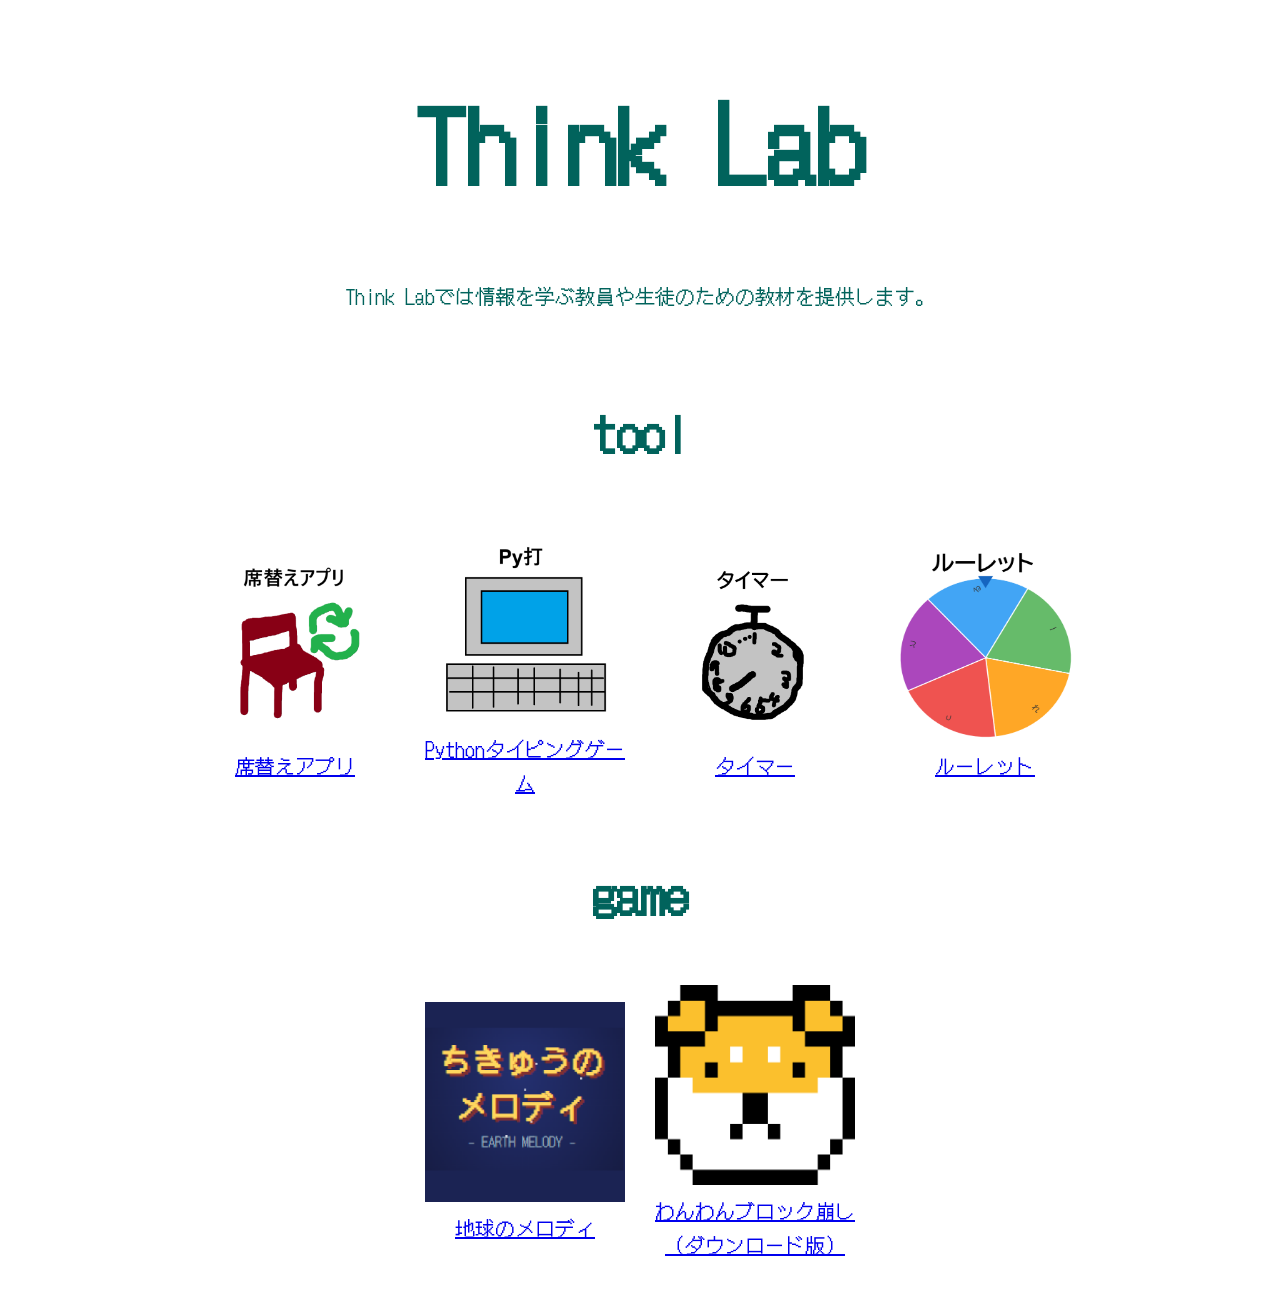
<file: index.html>
<!DOCTYPE html>
<html lang="ja">
<head>
    <meta charset="UTF-8">
    <title>Think Lab</title>
    <link rel="stylesheet" href="./css/style.css">
    <link rel="preconnect" href="https://fonts.googleapis.com">
    <link rel="preconnect" href="https://fonts.gstatic.com" crossorigin>
    <link href="https://fonts.googleapis.com/css2?family=DotGothic16&family=Noto+Serif+JP:wght@200..900&display=swap" rel="stylesheet">
</head>
<body>
    <div class="header_background_image">
        <h1>Think Lab</h1>  
    </div>

    <main>
        <p>Think Labでは情報を学ぶ教員や生徒のための教材を提供します。</p>
        <section class="content">
            <h2>tool</h2>
            <div class="flex-container">
                <div>
                    <a href="./tool/sekigae.html"><img src="./photo/sekigae.png" alt="席替えアプリ" width="200" height="200"><br>席替えアプリ</a><br>
                </div>
                <div>
                    <a href="./pyda/python_typing_game.html"><img src="./photo/Pyda.png" alt="Pythonタイピングゲーム" width="200" height="200"><br>Pythonタイピングゲーム</a><br>
                </div>
                <div>
                    <a href="./timer/timer.html"><img src="./photo/timer.png" alt="タイマー" width="200" height="200"><br>タイマー</a><br>
                </div>
                <div>
                    <a href="./roulette-tool/index.html"><img src="./photo/roulette.png" alt="ルーレット" width="200" height="200"><br>ルーレット</a><br>
                </div>
            </div>

            <h2>game</h2>
            <div class="flex-container">
                <div>
                    <a href="./tikyunomelody/tikyunomelody.html"><img src="./photo/tikyuunomelody.png" alt="地球のメロディ" width="200" height="200"><br>地球のメロディ</a><br>
                </div>
                <div>
                    <a href="./blockkuzusi/wanwan_download.html"><img src="./photo/inu.png" alt="わんわんブロック崩し" width="200" height="200"><br>わんわんブロック崩し（ダウンロード版）</a><br>
                </div>
            </div>

        </section>
    </main>
    
</body>
</html>
</file>
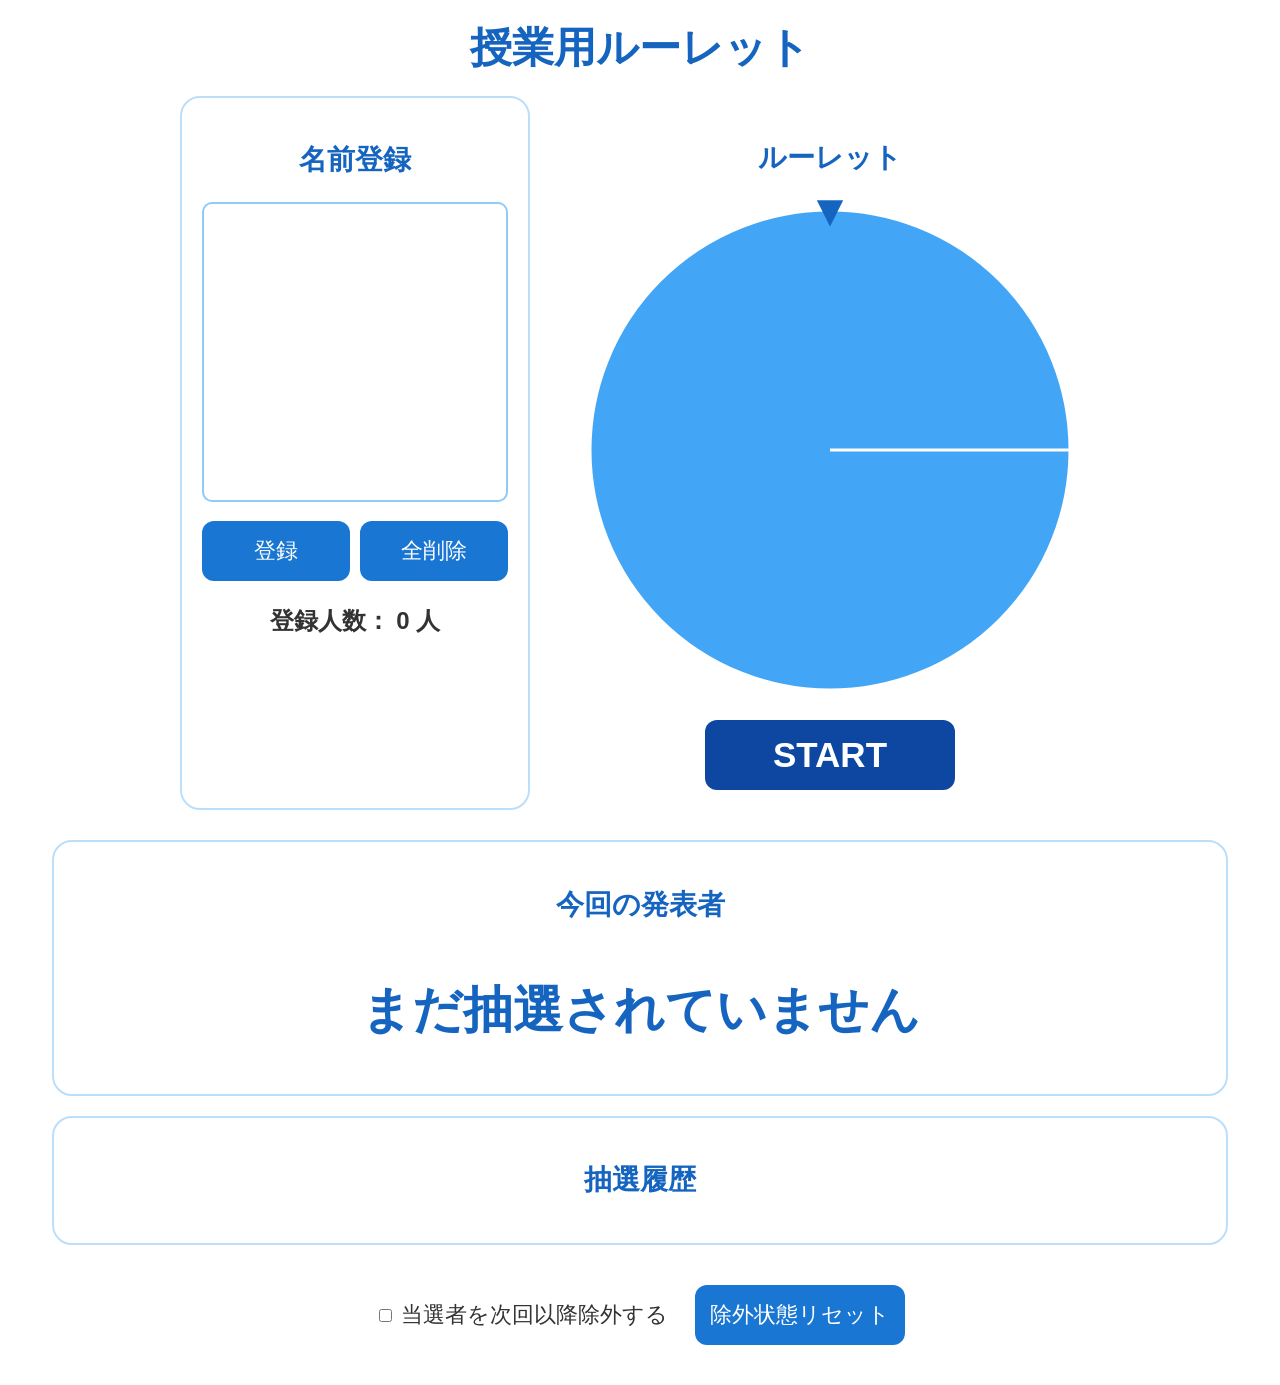
<file: roulette-tool/index.html>
<!DOCTYPE html>
<html lang="ja">

<head>
    <meta charset="UTF-8">

    <!-- スマホ表示対応 -->
    <meta name="viewport" content="width=device-width, initial-scale=1.0">

    <title>授業用ルーレット</title>

    <!-- CSSファイル読み込み -->
    <link rel="stylesheet" href="style.css">

</head>


<body>

    <!-- =================================
        ページ全体
    ================================== -->
    <div class="container">


        <!-- =================================
            タイトル部分
        ================================== -->
        <header>

            <h1>
                授業用ルーレット
            </h1>

        </header>



        <!-- =================================
            メインエリア
            左：名前入力
            右：ルーレット
        ================================== -->
        <main>


            <!-- =============================
                左側：名前管理エリア
            ============================== -->
            <section class="name-area">


                <h2>
                    名前登録
                </h2>


                <!--
                    1行につき1人入力する
                    textareaなので複数入力可能
                -->
                <textarea
                    id="nameInput"
                    placeholder="名前を1行に1人入力してください&#13;&#10;&#13;&#10;例&#13;&#10;山田&#13;&#10;田中&#13;&#10;佐藤">
                </textarea>


                <div class="button-area">


                    <!-- 名前登録ボタン -->
                    <button id="registerButton">
                        登録
                    </button>


                    <!-- 登録者全削除ボタン -->
                    <button id="deleteButton">
                        全削除
                    </button>


                </div>


                <!-- 登録人数表示 -->
                <p class="member-count">

                    登録人数：
                    <span id="memberCount">
                        0
                    </span>
                    人

                </p>


            </section>





            <!-- =============================
                右側：ルーレットエリア
            ============================== -->
            <section class="roulette-area">


                <h2>
                    ルーレット
                </h2>



                <!--
                    Canvas

                    JavaScriptでここに円盤を描画する
                -->
                <div class="canvas-wrapper">

                    <canvas
                        id="rouletteCanvas"
                        width="500"
                        height="500">
                    </canvas>


                    <!--
                        ルーレット停止位置を示す矢印
                    -->
                    <div class="pointer">
                        ▼
                    </div>


                </div>



                <!-- スタートボタン -->
                <button
                    id="startButton"
                    class="start-button">

                    START

                </button>


            </section>


        </main>





        <!-- =================================
            抽選結果
        ================================== -->
        <section class="result-area">


            <h2>
                今回の発表者
            </h2>


            <!--
                当選者表示場所
            -->
            <div id="winner">

                まだ抽選されていません

            </div>


        </section>





        <!-- =================================
            抽選履歴
        ================================== -->
        <section class="history-area">


            <h2>
                抽選履歴
            </h2>


            <!--
                JavaScriptで履歴を追加する
            -->
            <ul id="historyList">

            </ul>


        </section>





        <!-- =================================
            設定エリア
        ================================== -->
        <section class="setting-area">


            <label>

                <input
                    type="checkbox"
                    id="removeWinnerCheckbox">

                当選者を次回以降除外する

            </label>



            <button
                id="resetButton">

                除外状態リセット

            </button>


        </section>



    </div>



    <!-- JavaScriptファイル読み込み -->
    <script src="script.js"></script>


</body>

</html>
</file>
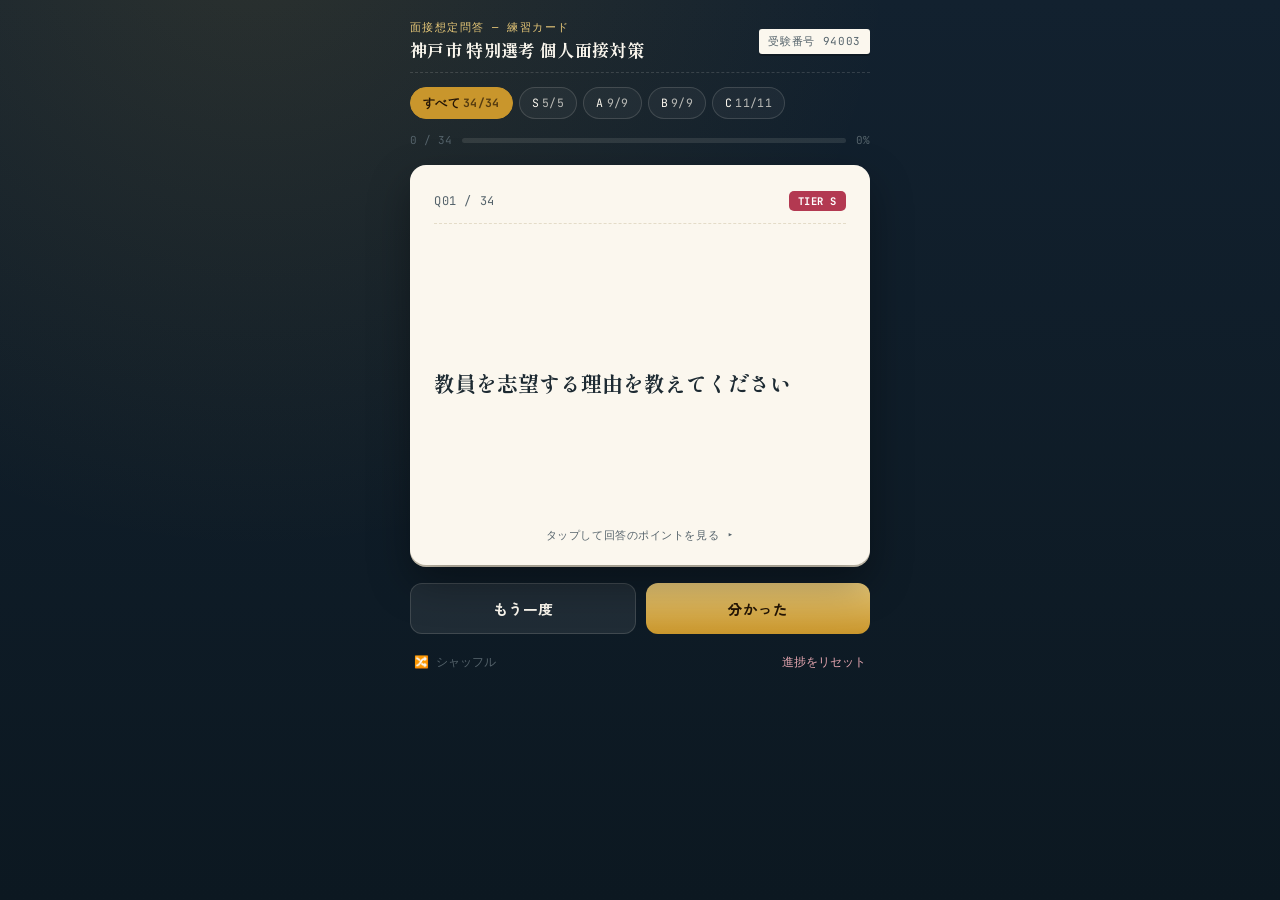
<file: interview_flashcards.html>
<!DOCTYPE html>
<html lang="ja">
<head>
<meta charset="UTF-8">
<meta name="viewport" content="width=device-width, initial-scale=1.0, viewport-fit=cover">
<title>面接練習カード — 神戸市特別選考</title>
<link rel="preconnect" href="https://fonts.googleapis.com">
<link rel="preconnect" href="https://fonts.gstatic.com" crossorigin>
<link href="https://fonts.googleapis.com/css2?family=Shippori+Mincho:wght@500;700&family=Zen+Kaku+Gothic+New:wght@400;500;700&family=JetBrains+Mono:wght@500;700&display=swap" rel="stylesheet">
<style>
  :root{
    --bg: #12212F;
    --bg-2: #0C1821;
    --paper: #FBF7EE;
    --paper-shadow: #E4DCC8;
    --ink: #1D2A32;
    --ink-soft: #55636B;
    --gold: #C9962C;
    --gold-soft: #E7C878;
    --tier-s: #B33951;
    --tier-a: #C9962C;
    --tier-b: #3F7269;
    --tier-c: #7C8B96;
    --line: rgba(251,247,238,0.14);
  }
  *{ box-sizing: border-box; -webkit-tap-highlight-color: transparent; }
  html,body{ height:100%; }
  body{
    margin:0;
    min-height:100vh;
    background:
      radial-gradient(circle at 20% -10%, rgba(201,150,44,0.14), transparent 45%),
      linear-gradient(180deg, var(--bg) 0%, var(--bg-2) 100%);
    font-family: 'Zen Kaku Gothic New', sans-serif;
    color: var(--paper);
    display:flex;
    flex-direction:column;
    align-items:center;
    padding: 20px 14px 40px;
  }

  .ticket-header{
    width:100%;
    max-width:460px;
    display:flex;
    align-items:center;
    justify-content:space-between;
    margin-bottom:14px;
    padding-bottom:10px;
    border-bottom: 1px dashed var(--line);
  }
  .ticket-header .label{
    font-family:'JetBrains Mono', monospace;
    font-size:10.5px;
    letter-spacing:0.14em;
    color: var(--gold-soft);
    text-transform:uppercase;
  }
  .ticket-header h1{
    font-family:'Shippori Mincho', serif;
    font-size:17px;
    font-weight:700;
    margin:2px 0 0;
    color:var(--paper);
    letter-spacing:0.02em;
  }
  .seat-no{
    font-family:'JetBrains Mono', monospace;
    font-size:11px;
    color:var(--ink-soft);
    background:var(--paper);
    padding:5px 9px;
    border-radius:3px;
    letter-spacing:0.06em;
    box-shadow: 0 2px 0 rgba(0,0,0,0.25);
  }

  .filters{
    width:100%;
    max-width:460px;
    display:flex;
    gap:6px;
    margin-bottom:14px;
    flex-wrap:wrap;
  }
  .chip{
    font-family:'JetBrains Mono', monospace;
    font-size:11.5px;
    letter-spacing:0.03em;
    padding:7px 12px;
    border-radius:999px;
    border:1px solid var(--line);
    background:rgba(251,247,238,0.04);
    color: var(--paper);
    cursor:pointer;
    transition: all .15s ease;
  }
  .chip.active{
    background: var(--gold);
    color:#241505;
    border-color: var(--gold);
    font-weight:700;
  }
  .chip .count{ opacity:0.7; margin-left:3px; }

  .progress-row{
    width:100%;
    max-width:460px;
    display:flex;
    align-items:center;
    gap:10px;
    margin-bottom:18px;
    font-family:'JetBrains Mono', monospace;
    font-size:11px;
    color: var(--ink-soft);
  }
  .progress-track{
    flex:1;
    height:5px;
    background:rgba(251,247,238,0.1);
    border-radius:99px;
    overflow:hidden;
  }
  .progress-fill{
    height:100%;
    background: linear-gradient(90deg, var(--gold-soft), var(--gold));
    border-radius:99px;
    transition: width .3s ease;
  }

  .stage{
    width:100%;
    max-width:460px;
    position:relative;
    height:400px;
    perspective: 1400px;
  }
  .card{
    position:absolute;
    inset:0;
    border-radius:16px;
    cursor:pointer;
    transform-style: preserve-3d;
    transition: transform .5s cubic-bezier(.2,.8,.2,1);
  }
  .card.flipped{ transform: rotateY(180deg); }
  .face{
    position:absolute;
    inset:0;
    backface-visibility: hidden;
    border-radius:16px;
    background: var(--paper);
    color: var(--ink);
    box-shadow: 0 18px 40px rgba(0,0,0,0.35), 0 2px 0 var(--paper-shadow);
    padding:26px 24px 22px;
    display:flex;
    flex-direction:column;
  }
  .face.back{ transform: rotateY(180deg); }

  .stub-row{
    display:flex;
    align-items:center;
    justify-content:space-between;
    padding-bottom:12px;
    margin-bottom:16px;
    border-bottom: 1px dashed var(--paper-shadow);
  }
  .qnum{
    font-family:'JetBrains Mono', monospace;
    font-size:12px;
    color: var(--ink-soft);
    letter-spacing:0.05em;
  }
  .tier-badge{
    font-family:'JetBrains Mono', monospace;
    font-size:10.5px;
    font-weight:700;
    padding:3px 9px;
    border-radius:5px;
    color:#fff;
    letter-spacing:0.05em;
  }
  .tier-S{ background: var(--tier-s); }
  .tier-A{ background: var(--tier-a); color:#241505; }
  .tier-B{ background: var(--tier-b); }
  .tier-C{ background: var(--tier-c); }

  .q-text{
    font-family:'Shippori Mincho', serif;
    font-size:21px;
    line-height:1.6;
    font-weight:700;
    flex:1;
    display:flex;
    align-items:center;
  }
  .tap-hint{
    text-align:center;
    font-size:11px;
    color: var(--ink-soft);
    font-family:'JetBrains Mono', monospace;
    letter-spacing:0.05em;
  }

  .a-title{
    font-family:'JetBrains Mono', monospace;
    font-size:10.5px;
    letter-spacing:0.1em;
    color: var(--gold);
    text-transform:uppercase;
    margin-bottom:10px;
    font-weight:700;
  }
  .a-list{
    flex:1;
    overflow-y:auto;
    margin:0;
    padding-left:18px;
    font-size:14.5px;
    line-height:1.75;
    color: var(--ink);
  }
  .a-list li{ margin-bottom:6px; }

  .controls{
    width:100%;
    max-width:460px;
    display:flex;
    gap:10px;
    margin-top:18px;
  }
  .btn{
    flex:1;
    padding:14px 8px;
    border-radius:12px;
    border:none;
    font-family:'Zen Kaku Gothic New', sans-serif;
    font-weight:700;
    font-size:14.5px;
    cursor:pointer;
    transition: transform .1s ease, opacity .15s ease;
  }
  .btn:active{ transform: scale(0.96); }
  .btn-again{
    background: rgba(251,247,238,0.08);
    color: var(--paper);
    border: 1px solid var(--line);
  }
  .btn-know{
    background: linear-gradient(180deg, var(--gold-soft), var(--gold));
    color: #241505;
  }
  .btn:disabled{ opacity:0.35; cursor:default; }

  .nav-row{
    width:100%;
    max-width:460px;
    display:flex;
    justify-content:space-between;
    align-items:center;
    margin-top:12px;
  }
  .nav-btn{
    background:none;
    border:none;
    color: var(--ink-soft);
    font-family:'JetBrains Mono', monospace;
    font-size:12px;
    padding:8px 4px;
    cursor:pointer;
  }
  .nav-btn.reset{ color: #E4A5AF; }

  .done-screen{
    width:100%;
    max-width:460px;
    text-align:center;
    padding: 60px 20px;
    font-family:'Shippori Mincho', serif;
  }
  .done-screen .big{ font-size:22px; font-weight:700; margin-bottom:8px; }
  .done-screen .small{ font-family:'Zen Kaku Gothic New', sans-serif; font-size:13px; color: var(--ink-soft); }

  @media (max-width:380px){
    .stage{ height:380px; }
    .q-text{ font-size:19px; }
  }
</style>
</head>
<body>

  <div class="ticket-header">
    <div>
      <div class="label">面接想定問答 — 練習カード</div>
      <h1>神戸市 特別選考 個人面接対策</h1>
    </div>
    <div class="seat-no">受験番号 94003</div>
  </div>

  <div class="filters" id="filters"></div>

  <div class="progress-row">
    <span id="progress-label">0 / 0</span>
    <div class="progress-track"><div class="progress-fill" id="progress-fill" style="width:0%"></div></div>
    <span id="progress-pct">0%</span>
  </div>

  <div class="stage" id="stage"></div>

  <div class="controls" id="controls" style="display:none;">
    <button class="btn btn-again" id="btn-again">もう一度</button>
    <button class="btn btn-know" id="btn-know">分かった</button>
  </div>

  <div class="nav-row">
    <button class="nav-btn" id="btn-shuffle">🔀 シャッフル</button>
    <button class="nav-btn reset" id="btn-reset">進捗をリセット</button>
  </div>

<script>
const CARDS = [
  {id:1, tier:'S', q:'教員を志望する理由を教えてください', a:['大阪教育大学時代に情報科教員を志望したのが原点','兄の助言で先に民間へ／10年間SEとして勤務','管理職としてチームを育成→教えて評価される瞬間が一番のやりがいと再確認','免許不要の特別選考を知り、節目の10年で覚悟を決めて転職','講師として生徒の「すごい」「面白い」を見て確信が深まった','実務経験を伝承→生徒の社会人スタートラインを早める→日本を元気にしたい']},
  {id:2, tier:'S', q:'なぜ神戸市を志望するのですか', a:['現在神戸市在住／街並みや治安の良さ＝神戸ブランドに魅力','ICT・情報教育の発展で神戸をより魅力的な街にしたい','「日本を元気にする」という軸を神戸から始めたいという延長線']},
  {id:3, tier:'A', q:'民間企業で10年働いた経験は教員としてどう活きますか', a:['ERP導入・RPA・BPOに従事、後半は管理職としてメンバー育成','「なぜ必要か」を意識させながら教える経験を積んできた','情報科の「問題解決のための知識活用」という考え方と直結']},
  {id:4, tier:'S', q:'教員免許を取得せず特別選考を選んだ理由は', a:['免許取得を待つより、実務経験を持ったまま一日でも早く教壇に立ちたかった','節目の10年というタイミングで覚悟を決めた']},
  {id:5, tier:'B', q:'実際に講師として働いてみて大変だったことは', a:['生徒の既習度にばらつきがあり、発問レベルの調整に苦労','プログラミング授業で生徒の「できた」「面白い」の反応にやりがいを実感']},
  {id:6, tier:'S', q:'模擬授業(パケット通信の単元)で一番伝えたかったことは', a:['「今は原因が分からない」→自分たちで原因分析・対策提案できる変化を実感させること','Wi-Fi混雑という身近な題材を入口に、知識を「使える道具」として伝えたい']},
  {id:7, tier:'A', q:'5年後、10年後どんな教員になっていたいですか', a:['5年後：正規教員として現場に立ち、ICT関連の校務にも積極的に関与','10年後：ICT推進の立場で学校・教育委員会レベルに貢献','将来的には管理職として、生徒・教員が力を発揮できる環境づくり']},
  {id:8, tier:'B', q:'あなたの短所は何ですか', a:['体系立てて説明するのは得意な一方、説明が長くなりすぎることがある(要・実体験で肉付け)','生徒に伝える際は要点を絞り、考えさせる時間を意識的に確保']},
  {id:9, tier:'A', q:'授業についてこられない生徒、意欲が低い生徒への対応は', a:['「分からない」状態を責めずつまずきを丁寧に把握','全員が答えられる易しい発問から開始／机間巡視で個別に声かけ','身近な例えで「自分ごと」化し、小さな「分かった」を積み重ねる']},
  {id:10, tier:'A', q:'保護者や他の教員とうまく連携するために意識していることは', a:['前職の管理職経験から報連相を徹底、情報を抱え込まない','生徒の状況を学年団・管理職・保護者と早めに共有']},
  {id:11, tier:'S', q:'なぜ情報科の教員なのですか(数学や他教科ではなく)', a:['SEとして10年、ITを実務課題の解決に使う経験を積んできた','情報科は「目的や状況に応じて手段を選び問題解決する力」を育てる教科','自分の実務経験を最も直接活かせる教科']},
  {id:12, tier:'A', q:'ICT担当・図書情報部としての校務経験はどう活きていますか', a:['現任校でBYODサポートやICTインフラ業務に従事','教員側のICT活用支援も経験→現場のつまずきを実感を持って理解','学校全体のICT活用を推進する視点につながっている']},
  {id:13, tier:'A', q:'教員という仕事でストレスを感じるのはどんな時ですか。どう対処していますか', a:['想定通りに授業が進まない時、生徒の反応が予想と違う時にストレスを感じる','前職のトラブル対応経験から、状況整理→修正の切り替えは早い方','一人で抱え込まず同僚に相談することを大切にしている']},
  {id:14, tier:'B', q:'挫折経験を教えてください', a:['前職のシステム導入プロジェクトでスケジュール遅延を経験(要・実体験で肉付け)','原因は初期段階の現場ヒアリング不足→以降は合意形成を丁寧に行うよう意識','生徒の既習度・理解度を事前に把握する大切さに今も活きている']},
  {id:15, tier:'C', q:'講師をしながら他の自治体・私立も併願していますか', a:['神戸市の特別選考に絞って準備','神戸在住で地域への思い入れがあり、免許不要の制度が自分の状況に合致']},
  {id:16, tier:'B', q:'講師をしながら転職活動という形を取らなかったのはなぜですか', a:['民間から教員への転向は覚悟を持って取り組むべきものと考えた','中途半端な両立でなく、講師として適性を確かめながら特別選考に集中']},
  {id:17, tier:'B', q:'商業科目(簿記・財務会計・マーケティング)も担当していますが、情報科志望との関係は', a:['商業科目でも「実務でどう使われるか」を意識した指導を重視','情報科と同様、知識をどう活用し問題解決につなげるかという視点は共通']},
  {id:18, tier:'B', q:'保有資格(基本情報技術者・ITIL・ServiceNow CSA等)は指導にどう活きていますか', a:['いずれも実務でシステムを設計・運用・改善する視点に基づく資格','用語の説明だけでなく、現場での使われ方を具体的に語れることが強み']},
  {id:19, tier:'B', q:'情報モラルや個人情報保護について、どう指導しますか', a:['ルールを一方的に教え込むのでなく「なぜ問題になるのか」を考えさせる','身近なSNSトラブル事例から原因と対策を自分たちで考えさせる(模擬授業と同じアプローチ)']},
  {id:20, tier:'B', q:'生徒や保護者からクレームを受けた場合、どう対応しますか', a:['一人で判断せず、事実関係を確認した上で学年主任・管理職に速やかに報告相談','感情的にならず事実整理を優先する姿勢を前職から学んでいる']},
  {id:21, tier:'B', q:'志望動機と5年後10年後のキャリアビジョンに一貫性はありますか', a:['実務経験を生徒に伝えスタートラインを早めたい、という思いが一貫した軸','5年後・10年後・将来の管理職も同じ思いの延長線上にある']},
  {id:22, tier:'A', q:'なぜ今年なのですか。もし今回不合格だった場合はどうしますか', a:['10年という節目で退職し、今年を挑戦の年と決意','不合格でも教員になりたい思いは変わらず、講師を続けながら通信制大学など複数の選択肢を検討し、来年以降も挑戦する']},
  {id:23, tier:'C', q:'1人1台端末やICT機器を活用した授業で意識していることは', a:['端末は目的達成の道具、使うこと自体を目的化しない','生徒の思考や協働を助ける場面でこそ使う']},
  {id:24, tier:'C', q:'いじめや生徒間トラブルを察知した場合、どう対応しますか', a:['日々の授業や机間巡視でのコミュニケーションで些細な変化も見逃さない','一人で抱えず学年主任・生徒指導部・スクールカウンセラーと速やかに共有']},
  {id:25, tier:'C', q:'個人情報の管理やセキュリティ事故が起きた場合、どう対応しますか', a:['隠さず速やかに管理職へ報告、事実確認と拡大防止を最優先','状況把握→影響範囲の特定→対応、という手順を前職のトラブル対応経験から理解']},
  {id:26, tier:'C', q:'ベテランの先生方と、年齢や経験が近い立場でどう関係を築きますか', a:['現場経験の浅さは自覚し、指導方法・生徒対応は謙虚に学ぶ姿勢','実務経験やICTの知見など自分だからこそ提供できる価値もある']},
  {id:27, tier:'C', q:'生徒との適切な距離感について、どう考えていますか', a:['寄り添うことは大切にしつつ、教員としての立場・責任は曖昧にしない','前職の管理職経験から、距離が近すぎると指導がぶれることを学んだ']},
  {id:28, tier:'C', q:'働き方改革が求められる中、業務量が多い教員という仕事にどう向き合いますか', a:['前職の業務効率化・RPA導入経験','限られた時間で優先順位をつけ、仕組み化できる業務は仕組み化する','ICTを活用した校務効率化で貢献できる']},
  {id:29, tier:'C', q:'自己研鑽として、今後どのようなことに取り組みたいですか', a:['Microsoft Educator、Google Certified Educator等の認定資格取得を継続中','今後も情報科教育の研修・資格取得を続けたい']},
  {id:30, tier:'A', q:'前職を辞めたことに後悔はありませんか', a:['後悔はない、10年の民間経験があるから今伝えられることがある','講師として教壇に立つ中で、教員を目指した判断は間違っていなかったと実感']},
  {id:31, tier:'A', q:'正規採用にこだわる理由は何ですか。講師のままではだめなのですか', a:['講師でもやりがいはあるが、長期的視点で生徒・学校に関わりたい','ICT推進など校務にも継続的に携わるには正規教員の立場が必要']},
  {id:32, tier:'C', q:'授業内で予期しない質問やトラブルが起きたら、どう対応しますか', a:['分からないことは正直に伝え、後で調べて必ずフィードバックする','前職でも同じ姿勢で信頼を積み重ねてきた']},
  {id:33, tier:'C', q:'保護者から前職経験について「畑違いでは」と懸念された場合、どう答えますか', a:['情報科は変化が速い分野、実務の最前線経験が教科書にないリアリティを提供','畑違いでなく情報科指導に直結する強み']},
  {id:34, tier:'C', q:'最後に何か質問はありますか(逆質問)', a:['神戸市が情報科教育・ICT活用で今後力を入れたい方向性を伺いたい','(当日の空気感で、新任研修の内容やICT校務との関わり方などに差し替え可)']},
];

const STORAGE_KEY = 'interview-flashcards-known-v1';
let known = new Set();
let queue = [];
let activeTier = 'ALL';
let currentIndex = 0;
let isFlipped = false;

const tierLabel = {ALL:'すべて', S:'S', A:'A', B:'B', C:'C'};
const tierOrder = ['ALL','S','A','B','C'];

async function loadKnown(){
  try{
    const res = await window.storage.get(STORAGE_KEY, false);
    if(res && res.value){
      known = new Set(JSON.parse(res.value));
    }
  }catch(e){ known = new Set(); }
}

async function saveKnown(){
  try{
    await window.storage.set(STORAGE_KEY, JSON.stringify([...known]), false);
  }catch(e){ /* best effort */ }
}

function tierCount(tier){
  if(tier==='ALL') return CARDS.length;
  return CARDS.filter(c=>c.tier===tier).length;
}
function tierRemaining(tier){
  const list = tier==='ALL' ? CARDS : CARDS.filter(c=>c.tier===tier);
  return list.filter(c=>!known.has(c.id)).length;
}

function buildQueue(){
  let list = activeTier==='ALL' ? CARDS.slice() : CARDS.filter(c=>c.tier===activeTier);
  queue = list.filter(c=>!known.has(c.id));
  currentIndex = 0;
  isFlipped = false;
}

function renderFilters(){
  const el = document.getElementById('filters');
  el.innerHTML = '';
  tierOrder.forEach(t=>{
    const chip = document.createElement('div');
    chip.className = 'chip' + (t===activeTier ? ' active':'');
    chip.innerHTML = tierLabel[t] + '<span class="count">' + tierRemaining(t) + '/' + tierCount(t) + '</span>';
    chip.onclick = ()=>{ activeTier = t; buildQueue(); renderAll(); };
    el.appendChild(chip);
  });
}

function renderProgress(){
  const total = activeTier==='ALL' ? CARDS.length : tierCount(activeTier);
  const remaining = queue.length;
  const doneCount = total - remaining;
  const pct = total ? Math.round((doneCount/total)*100) : 0;
  document.getElementById('progress-label').textContent = doneCount + ' / ' + total;
  document.getElementById('progress-pct').textContent = pct + '%';
  document.getElementById('progress-fill').style.width = pct + '%';
}

function renderStage(){
  const stage = document.getElementById('stage');
  const controls = document.getElementById('controls');
  if(queue.length===0){
    controls.style.display = 'none';
    stage.innerHTML = '<div class="done-screen"><div class="big">🎌 このセットは終了</div><div class="small">お疲れさま。別のタグを選ぶか、リセットしてもう一周どうぞ。</div></div>';
    return;
  }
  controls.style.display = 'flex';
  const card = queue[currentIndex];
  stage.innerHTML = `
    <div class="card ${isFlipped ? 'flipped':''}" id="flip-card">
      <div class="face front">
        <div class="stub-row">
          <span class="qnum">Q${String(card.id).padStart(2,'0')} / 34</span>
          <span class="tier-badge tier-${card.tier}">TIER ${card.tier}</span>
        </div>
        <div class="q-text">${card.q}</div>
        <div class="tap-hint">タップして回答のポイントを見る ▸</div>
      </div>
      <div class="face back">
        <div class="stub-row">
          <span class="qnum">Q${String(card.id).padStart(2,'0')} / 34</span>
          <span class="tier-badge tier-${card.tier}">TIER ${card.tier}</span>
        </div>
        <div class="a-title">回答のポイント</div>
        <ul class="a-list">${card.a.map(x=>'<li>'+x+'</li>').join('')}</ul>
      </div>
    </div>
  `;
  document.getElementById('flip-card').onclick = ()=>{
    isFlipped = !isFlipped;
    document.getElementById('flip-card').classList.toggle('flipped', isFlipped);
  };
}

function renderAll(){
  renderFilters();
  renderProgress();
  renderStage();
}

function nextCard(){
  isFlipped = false;
  if(queue.length===0){ renderAll(); return; }
  currentIndex = currentIndex % queue.length;
  renderAll();
}

document.getElementById('btn-know').onclick = async ()=>{
  if(queue.length===0) return;
  const card = queue[currentIndex];
  known.add(card.id);
  await saveKnown();
  queue.splice(currentIndex,1);
  if(currentIndex >= queue.length) currentIndex = 0;
  nextCard();
};

document.getElementById('btn-again').onclick = ()=>{
  if(queue.length===0) return;
  const card = queue.splice(currentIndex,1)[0];
  queue.push(card);
  if(currentIndex >= queue.length) currentIndex = 0;
  nextCard();
};

document.getElementById('btn-shuffle').onclick = ()=>{
  for(let i=queue.length-1;i>0;i--){
    const j = Math.floor(Math.random()*(i+1));
    [queue[i],queue[j]] = [queue[j],queue[i]];
  }
  currentIndex = 0;
  nextCard();
};

document.getElementById('btn-reset').onclick = async ()=>{
  known.clear();
  await saveKnown();
  buildQueue();
  renderAll();
};

(async function init(){
  await loadKnown();
  buildQueue();
  renderAll();
})();
</script>
</body>
</html>
</file>
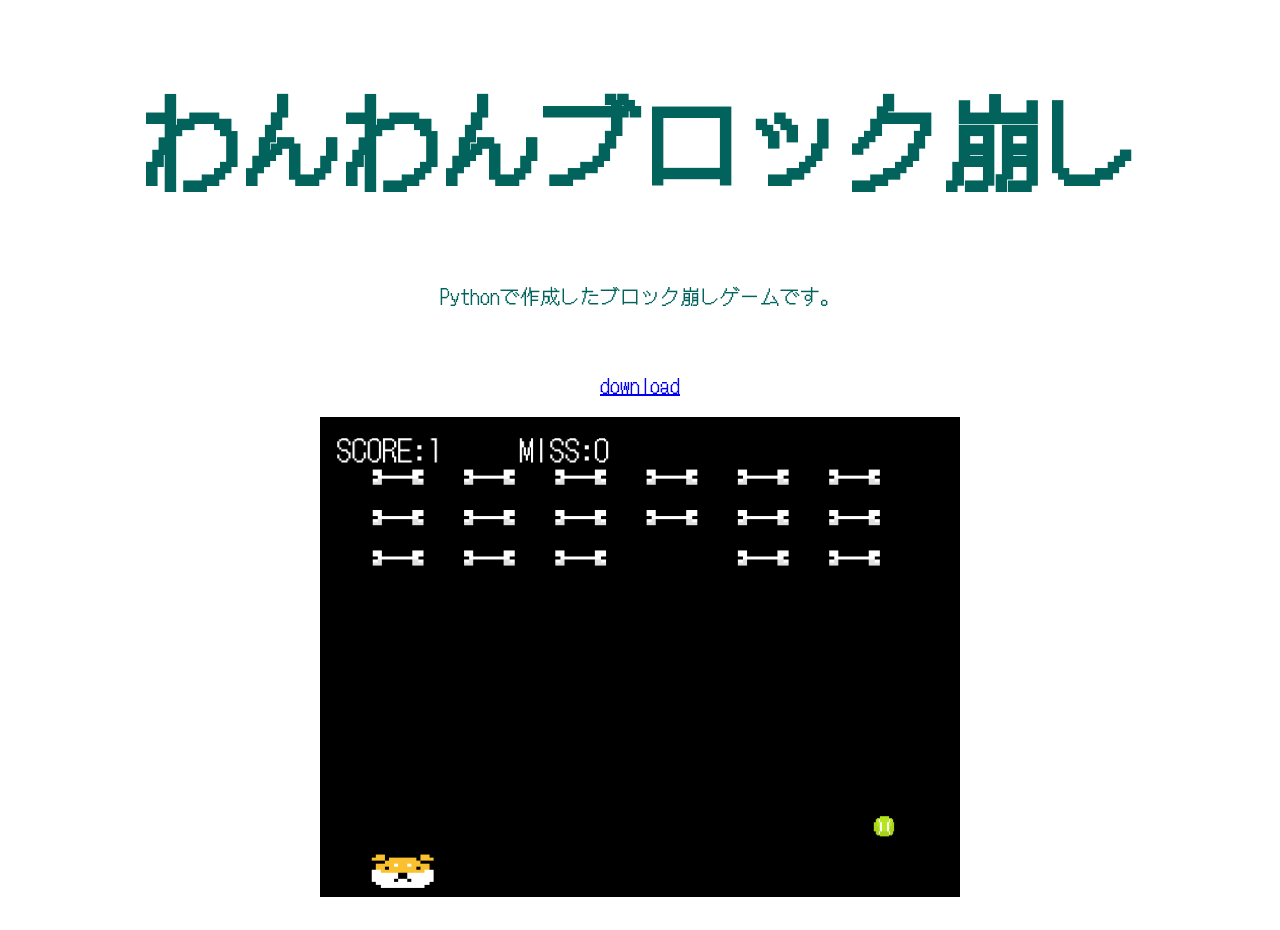
<file: blockkuzusi/wanwan_download.html>
<!DOCTYPE html>
<html lang="ja">
<head>
    <meta charset="UTF-8">
    <title>Think Lab</title>
    <link rel="stylesheet" href="../css/style.css">
    <link rel="preconnect" href="https://fonts.googleapis.com">
    <link rel="preconnect" href="https://fonts.gstatic.com" crossorigin>
    <link href="https://fonts.googleapis.com/css2?family=DotGothic16&family=Noto+Serif+JP:wght@200..900&display=swap" rel="stylesheet">
</head>
<body>
    <div class="header_background_image">
        <h1>わんわんブロック崩し</h1>  
    </div>

    <main>
        <p>Pythonで作成したブロック崩しゲームです。</p>
            <section class="content">
            <div class="flex-container">
                <div>
                    <a href="wanwan_block.zip" download>download</a>
                </div>
            </div>
            <img src="../photo/wanwan_playshot.png" alt="プレイ動画" width="640" height="480"></img>

        </section>
    </main>

</body>
</html>
</file>
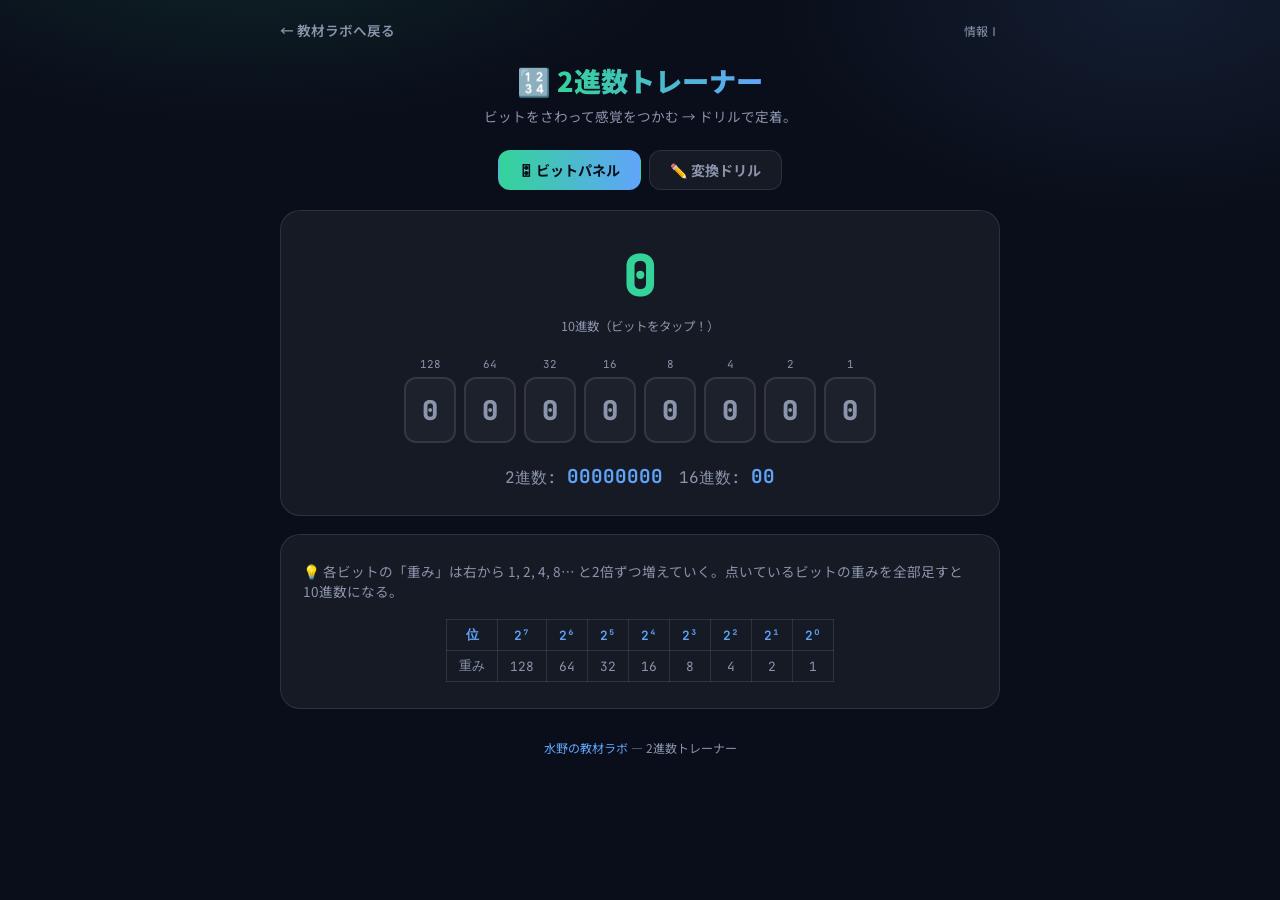
<file: kyozai/binary.html>
<!DOCTYPE html>
<html lang="ja">
<head>
<meta charset="utf-8">
<title>2進数トレーナー — 水野の教材ラボ</title>
<meta name="viewport" content="width=device-width, initial-scale=1">
<meta name="theme-color" content="#0a0e1a">
<link rel="icon" href="data:image/svg+xml,%3Csvg xmlns='http://www.w3.org/2000/svg' viewBox='0 0 64 64'%3E%3Crect width='64' height='64' rx='14' fill='%230a0e1a'/%3E%3Ctext x='32' y='42' font-size='26' text-anchor='middle' fill='%2334d399' font-family='monospace' font-weight='bold'%3E01%3C/text%3E%3C/svg%3E">
<link href="https://fonts.googleapis.com/css2?family=Inter:wght@600;800&family=Noto+Sans+JP:wght@400;700;900&family=JetBrains+Mono:wght@600;800&display=swap" rel="stylesheet">
<style>
:root{
  --bg:#0a0e1a; --card:rgba(255,255,255,.05); --border:rgba(255,255,255,.1);
  --text:#e8ecf4; --sub:#8a94ab;
  --green:#34d399; --blue:#60a5fa; --amber:#fbbf24; --rose:#fb7185; --violet:#a78bfa;
  --mono:'JetBrains Mono',Consolas,monospace;
}
*{margin:0;padding:0;box-sizing:border-box;-webkit-tap-highlight-color:transparent}
body{
  background:
    radial-gradient(ellipse 60% 40% at 20% -10%, rgba(52,211,153,.12), transparent 60%),
    radial-gradient(ellipse 50% 40% at 90% 0%, rgba(96,165,250,.1), transparent 60%),
    var(--bg);
  color:var(--text);
  font-family:'Noto Sans JP',sans-serif;
  min-height:100vh; padding:20px 16px 60px;
}
.wrap{max-width:720px;margin:0 auto}
.top{display:flex;align-items:center;justify-content:space-between;margin-bottom:20px}
.back{color:var(--sub);text-decoration:none;font-size:.85rem;font-weight:600}
.back:hover{color:var(--text)}
h1{font-size:clamp(1.3rem,4.5vw,1.7rem);font-weight:900;text-align:center;margin-bottom:6px}
h1 .g{background:linear-gradient(90deg,var(--green),var(--blue));-webkit-background-clip:text;background-clip:text;color:transparent}
.lead{text-align:center;color:var(--sub);font-size:.85rem;margin-bottom:24px}

/* タブ */
.tabs{display:flex;gap:8px;margin-bottom:20px;justify-content:center;flex-wrap:wrap}
.tab{
  padding:9px 20px;border-radius:12px;border:1px solid var(--border);
  background:var(--card);color:var(--sub);font-weight:700;font-size:.88rem;
  cursor:pointer;transition:all .2s;font-family:inherit;
}
.tab.on{color:#0a0e1a;background:linear-gradient(90deg,var(--green),var(--blue));border-color:transparent}
.panel{display:none}
.panel.on{display:block;animation:fade .3s}
@keyframes fade{from{opacity:0;transform:translateY(8px)}to{opacity:1;transform:none}}

.box{
  background:var(--card);border:1px solid var(--border);border-radius:20px;
  padding:26px 22px;margin-bottom:18px;
}

/* ===== ビットパネル ===== */
.dec-display{
  text-align:center;font-family:var(--mono);font-size:clamp(2.4rem,9vw,3.6rem);
  font-weight:800;margin-bottom:4px;color:var(--green);
}
.dec-label{text-align:center;color:var(--sub);font-size:.78rem;margin-bottom:22px}
.bits{display:flex;gap:8px;justify-content:center;flex-wrap:wrap}
.bit{
  display:flex;flex-direction:column;align-items:center;gap:6px;cursor:pointer;user-select:none;
}
.bit .val{font-size:.68rem;color:var(--sub);font-family:var(--mono)}
.bit .sq{
  width:clamp(34px,10vw,52px);height:clamp(44px,13vw,66px);border-radius:12px;
  border:2px solid var(--border);background:rgba(255,255,255,.03);
  display:flex;align-items:center;justify-content:center;
  font-family:var(--mono);font-size:clamp(1.2rem,4.5vw,1.7rem);font-weight:800;color:var(--sub);
  transition:all .15s;
}
.bit.on .sq{
  color:#0a0e1a;background:var(--green);border-color:var(--green);
  box-shadow:0 0 18px rgba(52,211,153,.45);transform:translateY(-3px);
}
.hexrow{
  margin-top:20px;text-align:center;font-family:var(--mono);font-size:1rem;color:var(--sub);
}
.hexrow b{color:var(--blue);font-size:1.2rem}

/* ===== ドリル ===== */
.q-meta{display:flex;justify-content:space-between;align-items:center;margin-bottom:16px;font-size:.82rem;color:var(--sub)}
.q-meta .score{font-family:var(--mono);font-weight:800;color:var(--amber);font-size:1rem}
.q-body{text-align:center;margin-bottom:20px}
.q-text{font-size:.9rem;color:var(--sub);margin-bottom:10px}
.q-num{font-family:var(--mono);font-size:clamp(2rem,8vw,3rem);font-weight:800}
.q-num .base{font-size:.45em;color:var(--sub);vertical-align:sub}
.answer-row{display:flex;gap:10px;max-width:420px;margin:0 auto}
input[type=text]{
  flex:1;min-width:0;padding:13px 16px;border-radius:12px;border:1px solid var(--border);
  background:rgba(0,0,0,.3);color:var(--text);font-family:var(--mono);
  font-size:1.15rem;font-weight:700;text-align:center;outline:none;
}
input[type=text]:focus{border-color:var(--green)}
.btn{
  padding:13px 26px;border-radius:12px;border:none;cursor:pointer;
  font-weight:800;font-size:.95rem;font-family:inherit;transition:transform .15s;
}
.btn:active{transform:scale(.96)}
.btn-go{color:#0a0e1a;background:linear-gradient(90deg,var(--green),var(--blue))}
.btn-sub{background:var(--card);border:1px solid var(--border);color:var(--sub)}
.result{
  min-height:54px;margin-top:16px;text-align:center;font-weight:900;font-size:1.05rem;
  display:flex;flex-direction:column;align-items:center;justify-content:center;gap:2px;
}
.result .exp{font-size:.78rem;color:var(--sub);font-weight:400;font-family:var(--mono)}
.ok{color:var(--green)} .ng{color:var(--rose)}
.streak{
  display:inline-block;margin-left:8px;color:var(--amber);font-family:var(--mono);font-weight:800;
}
.mode-row{display:flex;gap:8px;justify-content:center;flex-wrap:wrap;margin-bottom:18px}
.mode{
  padding:7px 14px;border-radius:999px;font-size:.76rem;font-weight:700;cursor:pointer;
  border:1px solid var(--border);background:transparent;color:var(--sub);font-family:inherit;transition:all .2s;
}
.mode.on{color:var(--violet);border-color:var(--violet);background:rgba(167,139,250,.1)}

/* 位取り表 */
.hint{margin-top:18px;overflow-x:auto}
.hint table{border-collapse:collapse;margin:0 auto;font-family:var(--mono);font-size:.8rem}
.hint td,.hint th{border:1px solid var(--border);padding:6px 12px;text-align:center;color:var(--sub)}
.hint th{color:var(--blue);font-weight:600}
footer{text-align:center;margin-top:30px;font-size:.75rem;color:var(--sub)}
footer a{color:var(--blue);text-decoration:none}
</style>
</head>
<body>
<div class="wrap">
  <div class="top">
    <a class="back" href="../index.html">← 教材ラボへ戻る</a>
    <span style="font-size:.75rem;color:var(--sub)">情報Ⅰ</span>
  </div>
  <h1>🔢 <span class="g">2進数トレーナー</span></h1>
  <p class="lead">ビットをさわって感覚をつかむ → ドリルで定着。</p>

  <div class="tabs">
    <button class="tab on" data-p="panel-bits">🎛 ビットパネル</button>
    <button class="tab" data-p="panel-drill">✏️ 変換ドリル</button>
  </div>

  <!-- ビットパネル -->
  <div class="panel on" id="panel-bits">
    <div class="box">
      <div class="dec-display" id="decOut">0</div>
      <div class="dec-label">10進数（ビットをタップ！）</div>
      <div class="bits" id="bitRow"></div>
      <div class="hexrow">2進数: <b id="binOut">00000000</b>　16進数: <b id="hexOut">00</b></div>
    </div>
    <div class="box">
      <div style="font-size:.85rem;color:var(--sub);margin-bottom:10px">💡 各ビットの「重み」は右から 1, 2, 4, 8… と2倍ずつ増えていく。点いているビットの重みを全部足すと10進数になる。</div>
      <div class="hint">
        <table>
          <tr><th>位</th><th>2⁷</th><th>2⁶</th><th>2⁵</th><th>2⁴</th><th>2³</th><th>2²</th><th>2¹</th><th>2⁰</th></tr>
          <tr><td>重み</td><td>128</td><td>64</td><td>32</td><td>16</td><td>8</td><td>4</td><td>2</td><td>1</td></tr>
        </table>
      </div>
    </div>
  </div>

  <!-- ドリル -->
  <div class="panel" id="panel-drill">
    <div class="box">
      <div class="mode-row">
        <button class="mode on" data-m="b2d">2進→10進</button>
        <button class="mode" data-m="d2b">10進→2進</button>
        <button class="mode" data-m="h2d">16進→10進</button>
        <button class="mode" data-m="d2h">10進→16進</button>
      </div>
      <div class="q-meta">
        <span>正解数 <span class="score" id="score">0</span></span>
        <span>連続正解 <span class="streak" id="streak">0</span>🔥</span>
      </div>
      <div class="q-body">
        <div class="q-text" id="qText"></div>
        <div class="q-num" id="qNum"></div>
      </div>
      <div class="answer-row">
        <input type="text" id="ans" autocomplete="off" inputmode="text" placeholder="答えを入力">
        <button class="btn btn-go" id="check">判定</button>
      </div>
      <div class="result" id="result"></div>
      <div style="text-align:center"><button class="btn btn-sub" id="skip">スキップ →</button></div>
    </div>
  </div>

  <footer><a href="../index.html">水野の教材ラボ</a> — 2進数トレーナー</footer>
</div>

<script>
'use strict';
// ===== タブ切替 =====
document.querySelectorAll('.tab').forEach(t => t.addEventListener('click', () => {
  document.querySelectorAll('.tab').forEach(x => x.classList.remove('on'));
  document.querySelectorAll('.panel').forEach(x => x.classList.remove('on'));
  t.classList.add('on');
  document.getElementById(t.dataset.p).classList.add('on');
}));

// ===== ビットパネル =====
const N = 8;
let bits = new Array(N).fill(0);
const bitRow = document.getElementById('bitRow');
for (let i = N - 1; i >= 0; i--) {
  const d = document.createElement('div');
  d.className = 'bit';
  d.innerHTML = `<span class="val">${2**i}</span><div class="sq">0</div>`;
  d.addEventListener('pointerdown', () => {
    bits[i] ^= 1;
    d.classList.toggle('on', bits[i] === 1);
    d.querySelector('.sq').textContent = bits[i];
    renderBits();
  });
  bitRow.appendChild(d);
}
function renderBits() {
  const v = bits.reduce((a, b, i) => a + b * 2**i, 0);
  document.getElementById('decOut').textContent = v;
  document.getElementById('binOut').textContent = v.toString(2).padStart(8, '0');
  document.getElementById('hexOut').textContent = v.toString(16).toUpperCase().padStart(2, '0');
}
renderBits();

// ===== ドリル =====
let mode = 'b2d', cur = 0, score = 0, streak = 0;
const qText = document.getElementById('qText'), qNum = document.getElementById('qNum'),
      ans = document.getElementById('ans'), result = document.getElementById('result');

document.querySelectorAll('.mode').forEach(m => m.addEventListener('click', () => {
  document.querySelectorAll('.mode').forEach(x => x.classList.remove('on'));
  m.classList.add('on');
  mode = m.dataset.m;
  streak = 0; updateMeta(); next();
}));

function next() {
  // 連続正解が増えるほど大きい数が出る
  const max = Math.min(255, 15 + streak * 25);
  cur = 1 + Math.floor(Math.random() * max);
  const conf = {
    b2d: ['この2進数を10進数に：', cur.toString(2), '2'],
    d2b: ['この10進数を2進数に：', String(cur), '10'],
    h2d: ['この16進数を10進数に：', cur.toString(16).toUpperCase(), '16'],
    d2h: ['この10進数を16進数に：', String(cur), '10'],
  }[mode];
  qText.textContent = conf[0];
  qNum.innerHTML = `${conf[1]}<span class="base">(${conf[2]})</span>`;
  ans.value = ''; result.innerHTML = '';
  ans.focus();
}
function expected() {
  return { b2d: String(cur), d2b: cur.toString(2), h2d: String(cur), d2h: cur.toString(16).toUpperCase() }[mode];
}
function updateMeta() {
  document.getElementById('score').textContent = score;
  document.getElementById('streak').textContent = streak;
}
function check() {
  const raw = ans.value.trim().toUpperCase().replace(/^0+(?=.)/, '');
  if (!raw) return;
  const exp = expected();
  if (raw === exp) {
    score++; streak++;
    result.innerHTML = `<span class="ok">⭕ 正解！</span><span class="exp">${cur.toString(2)}(2) = ${cur}(10) = ${cur.toString(16).toUpperCase()}(16)</span>`;
    updateMeta();
    setTimeout(next, 1100);
  } else {
    streak = 0; updateMeta();
    result.innerHTML = `<span class="ng">❌ ざんねん… 正解は <b>${exp}</b></span><span class="exp">${cur.toString(2)}(2) = ${cur}(10) = ${cur.toString(16).toUpperCase()}(16)</span>`;
  }
}
document.getElementById('check').addEventListener('click', check);
ans.addEventListener('keydown', e => { if (e.key === 'Enter') check(); });
document.getElementById('skip').addEventListener('click', () => { streak = 0; updateMeta(); next(); });
next();
</script>
</body>
</html>
</file>
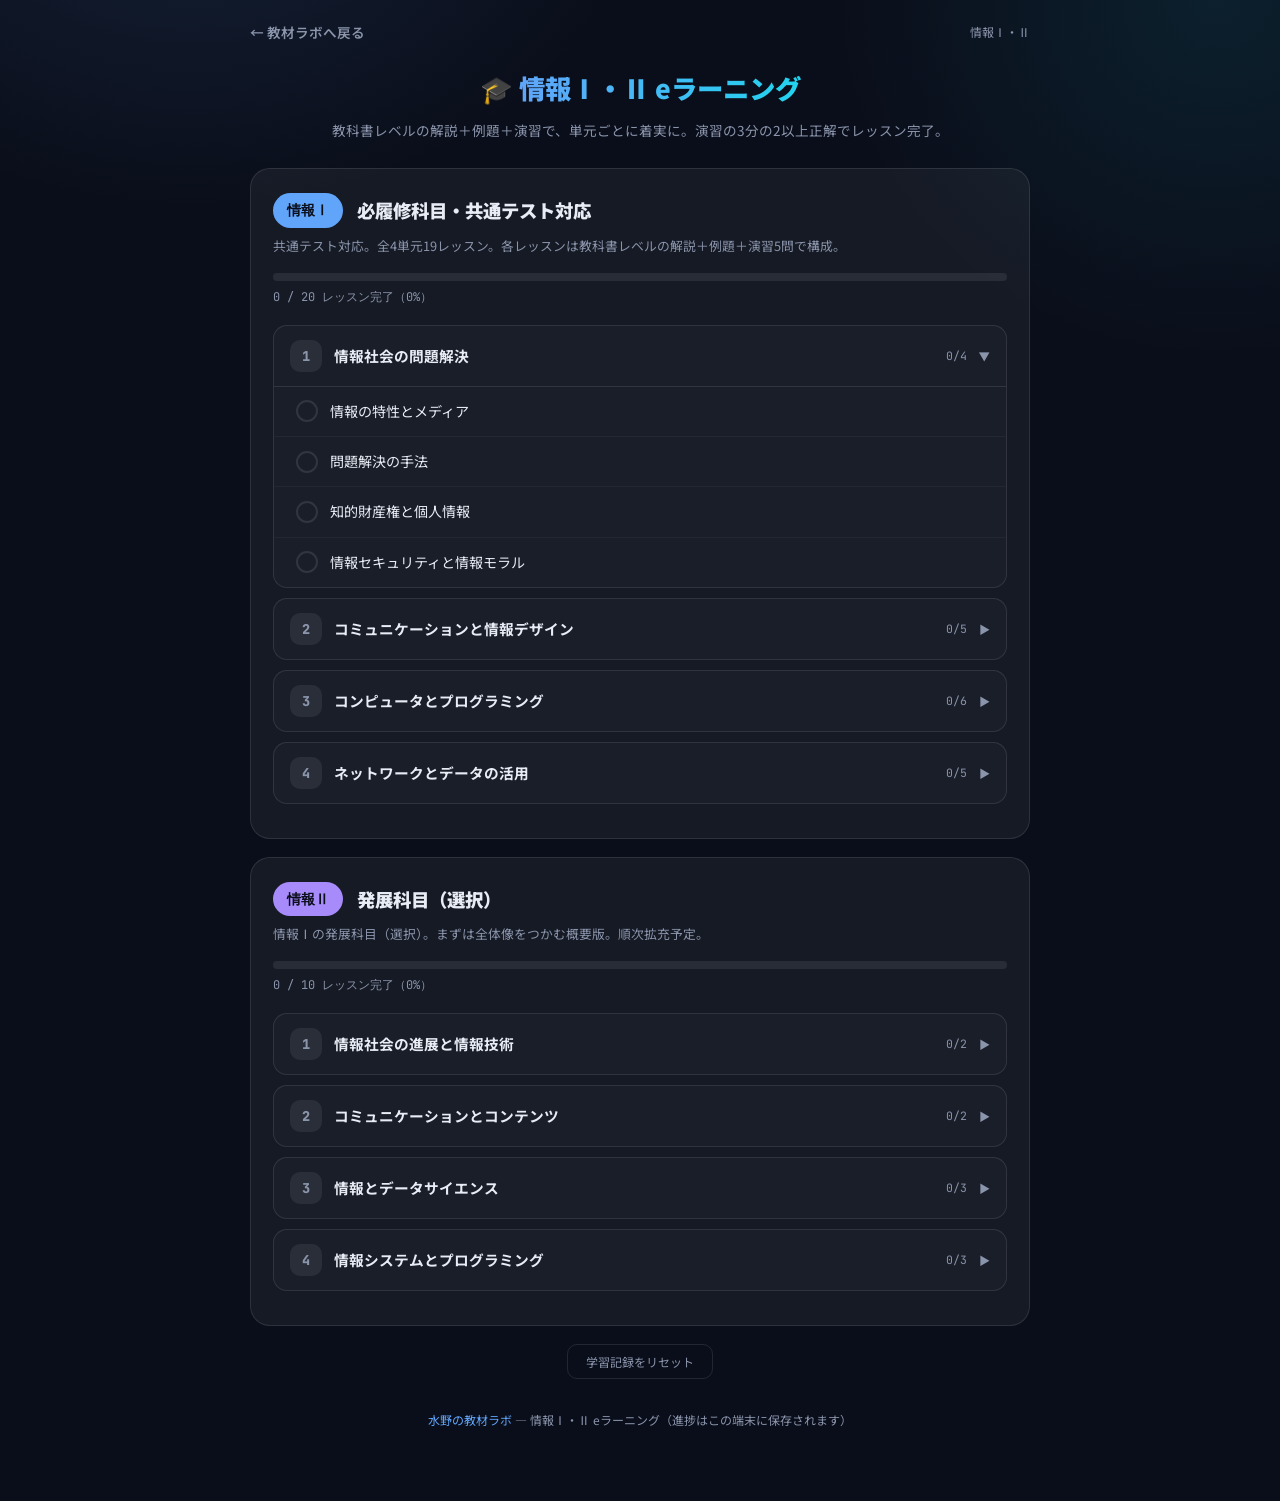
<file: kyozai/elearning.html>
<!DOCTYPE html>
<html lang="ja">
<head>
<meta charset="utf-8">
<title>情報Ⅰ・Ⅱ eラーニング — 水野の教材ラボ</title>
<meta name="viewport" content="width=device-width, initial-scale=1">
<meta name="theme-color" content="#0a0e1a">
<link rel="icon" href="data:image/svg+xml,%3Csvg xmlns='http://www.w3.org/2000/svg' viewBox='0 0 64 64'%3E%3Crect width='64' height='64' rx='14' fill='%230a0e1a'/%3E%3Ctext x='32' y='44' font-size='30' text-anchor='middle' fill='%2360a5fa'%3E%F0%9F%8E%93%3C/text%3E%3C/svg%3E">
<link href="https://fonts.googleapis.com/css2?family=Noto+Sans+JP:wght@400;500;700;900&family=JetBrains+Mono:wght@600;800&display=swap" rel="stylesheet">
<style>
:root{
  --bg:#0a0e1a; --card:rgba(255,255,255,.05); --border:rgba(255,255,255,.1);
  --text:#e8ecf4; --sub:#8a94ab;
  --blue:#60a5fa; --green:#34d399; --amber:#fbbf24; --rose:#fb7185; --violet:#a78bfa; --cyan:#22d3ee;
  --mono:'JetBrains Mono',Consolas,monospace;
}
*{margin:0;padding:0;box-sizing:border-box;-webkit-tap-highlight-color:transparent}
body{
  background:
    radial-gradient(ellipse 60% 40% at 15% -10%, rgba(96,165,250,.13), transparent 60%),
    radial-gradient(ellipse 50% 40% at 95% 0%, rgba(34,211,238,.09), transparent 60%),
    var(--bg);
  color:var(--text); font-family:'Noto Sans JP',sans-serif; line-height:1.8;
  min-height:100vh; padding:20px 16px 70px;
}
.wrap{max-width:780px;margin:0 auto}
.top{display:flex;align-items:center;justify-content:space-between;margin-bottom:20px;gap:10px}
.back{color:var(--sub);text-decoration:none;font-size:.85rem;font-weight:600;white-space:nowrap}
.back:hover{color:var(--text)}
h1{font-size:clamp(1.25rem,4.5vw,1.65rem);font-weight:900;text-align:center;margin-bottom:6px}
h1 .g{background:linear-gradient(90deg,var(--blue),var(--cyan));-webkit-background-clip:text;background-clip:text;color:transparent}
.lead{text-align:center;color:var(--sub);font-size:.85rem;margin-bottom:26px}
.box{background:var(--card);border:1px solid var(--border);border-radius:20px;padding:24px 22px;margin-bottom:18px;animation:fade .3s}
@keyframes fade{from{opacity:0;transform:translateY(10px)}to{opacity:1;transform:none}}

/* ===== コースカード ===== */
.course-head{display:flex;align-items:center;gap:14px;margin-bottom:6px}
.course-badge{
  flex:0 0 auto;font-family:var(--mono);font-weight:800;font-size:.85rem;
  padding:5px 14px;border-radius:999px;color:#0a0e1a;
}
.badge-i1{background:var(--blue)} .badge-i2{background:var(--violet)}
.course-head h2{font-size:1.15rem;font-weight:900}
.course-sub{font-size:.8rem;color:var(--sub);margin-bottom:16px}
.pbar{height:8px;border-radius:4px;background:rgba(255,255,255,.08);overflow:hidden;margin-bottom:6px}
.pbar i{display:block;height:100%;border-radius:4px;transition:width .5s}
.pbar-i1 i{background:linear-gradient(90deg,var(--blue),var(--cyan))}
.pbar-i2 i{background:linear-gradient(90deg,var(--violet),var(--rose))}
.ptext{font-size:.75rem;color:var(--sub);font-family:var(--mono);margin-bottom:16px}

/* ===== 単元アコーディオン ===== */
.unit{border:1px solid var(--border);border-radius:14px;margin-bottom:10px;overflow:hidden;background:rgba(255,255,255,.02)}
.unit-h{
  width:100%;display:flex;align-items:center;gap:12px;padding:14px 16px;cursor:pointer;
  background:transparent;border:none;color:var(--text);font-family:inherit;text-align:left;
}
.unit-h .no{
  flex:0 0 32px;height:32px;border-radius:10px;display:flex;align-items:center;justify-content:center;
  font-family:var(--mono);font-weight:800;font-size:.85rem;
  background:rgba(255,255,255,.07);color:var(--sub);
}
.unit-h .nm{flex:1;font-weight:700;font-size:.92rem}
.unit-h .st{font-size:.72rem;color:var(--sub);font-family:var(--mono);white-space:nowrap}
.unit-h .caret{color:var(--sub);transition:transform .25s;font-size:.7rem}
.unit.open .caret{transform:rotate(90deg)}
.unit-body{display:none;border-top:1px solid var(--border)}
.unit.open .unit-body{display:block}
.lesson-link{
  display:flex;align-items:center;gap:12px;padding:12px 16px 12px 22px;
  text-decoration:none;color:var(--text);font-size:.88rem;transition:background .15s;
  border-bottom:1px solid rgba(255,255,255,.04);
}
.lesson-link:last-child{border-bottom:none}
.lesson-link:hover{background:rgba(255,255,255,.05)}
.lesson-link .mark{flex:0 0 22px;height:22px;border-radius:50%;border:2px solid var(--border);
  display:flex;align-items:center;justify-content:center;font-size:.7rem;color:#0a0e1a}
.lesson-link.done .mark{background:var(--green);border-color:var(--green)}
.lesson-link .ttl{flex:1}
.lesson-link .sc{font-size:.7rem;color:var(--sub);font-family:var(--mono)}

.reset-row{text-align:center;margin-top:8px}
.reset-btn{
  background:transparent;border:1px solid var(--border);color:var(--sub);
  padding:8px 18px;border-radius:10px;font-size:.75rem;font-family:inherit;cursor:pointer;
}
.reset-btn:hover{color:var(--rose);border-color:var(--rose)}

/* ===== レッスン画面 ===== */
.crumb{font-size:.75rem;color:var(--sub);margin-bottom:14px}
.crumb a{color:var(--blue);text-decoration:none}
.l-title{font-size:1.3rem;font-weight:900;margin-bottom:20px;line-height:1.5}
.sec{margin-bottom:24px}
.sec h3{
  font-size:.98rem;font-weight:800;margin-bottom:8px;color:var(--cyan);
  display:flex;align-items:center;gap:8px;
}
.sec h3::before{content:"■";font-size:.6rem}
.sec p{font-size:.9rem;color:#c6cede;margin-bottom:8px}
.sec b{color:var(--amber)}
.sec code{
  font-family:var(--mono);font-size:.82em;background:rgba(0,0,0,.4);
  border:1px solid var(--border);border-radius:6px;padding:2px 7px;color:var(--green);
}
.sec table{
  border-collapse:collapse;margin:10px 0;font-size:.8rem;width:100%;
}
.sec th,.sec td{border:1px solid var(--border);padding:6px 10px;text-align:left;color:#c6cede}
.sec th{color:var(--cyan);background:rgba(34,211,238,.06);font-weight:700;white-space:nowrap}
.sec td b{color:var(--amber)}
.sec .tbl-scroll{overflow-x:auto}
.sec ul{margin:6px 0 8px 22px;font-size:.9rem;color:#c6cede}
.sec li{margin-bottom:4px}
.keybox{
  background:rgba(96,165,250,.07);border:1px solid rgba(96,165,250,.25);
  border-radius:12px;padding:12px 16px;font-size:.85rem;margin-top:6px;
}
.keybox::before{content:"🔑 ここがポイント";display:block;font-weight:800;font-size:.75rem;color:var(--blue);margin-bottom:4px}
.keybox b{color:var(--amber)}

/* 例題ボックス */
.exbox{
  border:1px solid rgba(52,211,153,.3);border-radius:14px;margin:18px 0;overflow:hidden;
}
.exbox .ex-q{background:rgba(52,211,153,.08);padding:12px 16px;font-size:.88rem}
.exbox .ex-q::before{content:"📝 例題";display:block;font-weight:800;font-size:.75rem;color:var(--green);margin-bottom:4px}
.exbox .ex-toggle{
  width:100%;background:transparent;border:none;border-top:1px solid rgba(52,211,153,.3);
  color:var(--green);font-weight:700;font-size:.8rem;padding:10px;cursor:pointer;font-family:inherit;
}
.exbox .ex-s{display:none;padding:12px 16px;font-size:.85rem;color:#c6cede;border-top:1px solid rgba(52,211,153,.2)}
.exbox.open .ex-s{display:block}
.exbox b{color:var(--amber)}
.exbox code{font-family:var(--mono);font-size:.82em;background:rgba(0,0,0,.4);border:1px solid var(--border);border-radius:6px;padding:2px 7px;color:var(--green)}

/* 理解度チェック */
.check-h{font-size:1rem;font-weight:900;margin:26px 0 4px;color:var(--amber)}
.check-sub{font-size:.78rem;color:var(--sub);margin-bottom:16px}
.cq{margin-bottom:20px}
.cq .qt{font-size:.92rem;font-weight:700;margin-bottom:10px}
.cq .qt .qno{color:var(--amber);font-family:var(--mono);margin-right:6px}
.cq .qt code{font-family:var(--mono);font-size:.82em;background:rgba(0,0,0,.4);border:1px solid var(--border);border-radius:6px;padding:2px 7px;color:var(--green);font-weight:400}
.opts{display:grid;gap:9px}
.opt{
  padding:12px 15px;border-radius:12px;border:1px solid var(--border);
  background:rgba(255,255,255,.03);cursor:pointer;text-align:left;
  font-size:.87rem;color:var(--text);font-family:inherit;transition:all .15s;
  display:flex;gap:10px;align-items:center;
}
.opt .k{flex:0 0 24px;height:24px;border-radius:7px;display:flex;align-items:center;justify-content:center;
  background:rgba(255,255,255,.07);font-family:var(--mono);font-weight:800;font-size:.72rem;color:var(--sub)}
.opt:not(:disabled):hover{border-color:var(--blue);background:rgba(96,165,250,.08)}
.opt:disabled{cursor:default}
.opt.correct{border-color:var(--green);background:rgba(52,211,153,.13);color:var(--green);font-weight:700}
.opt.wrong{border-color:var(--rose);background:rgba(251,113,133,.12);color:var(--rose)}
.opt.dim{opacity:.4}
.cq .exp{display:none;margin-top:8px;font-size:.78rem;color:var(--sub);background:rgba(0,0,0,.25);border-radius:10px;padding:10px 14px}
.cq .exp.show{display:block}

.verdict{margin-top:20px;text-align:center;font-weight:900;font-size:1.05rem;min-height:2em}
.verdict .pass{color:var(--green)} .verdict .fail{color:var(--rose)}
.nav-row{display:flex;gap:10px;margin-top:18px}
.nbtn{
  flex:1;padding:13px;border-radius:12px;border:1px solid var(--border);cursor:pointer;
  font-weight:800;font-size:.9rem;font-family:inherit;background:var(--card);color:var(--text);
  text-align:center;text-decoration:none;transition:transform .15s;
}
.nbtn:active{transform:scale(.97)}
.nbtn.primary{color:#0a0e1a;background:linear-gradient(90deg,var(--blue),var(--cyan));border:none}
footer{text-align:center;margin-top:30px;font-size:.75rem;color:var(--sub)}
footer a{color:var(--blue);text-decoration:none}
</style>
</head>
<body>
<div class="wrap">
  <div class="top">
    <a class="back" href="../index.html">← 教材ラボへ戻る</a>
    <span style="font-size:.75rem;color:var(--sub)">情報Ⅰ・Ⅱ</span>
  </div>
  <div id="app"></div>
  <footer><a href="../index.html">水野の教材ラボ</a> — 情報Ⅰ・Ⅱ eラーニング（進捗はこの端末に保存されます）</footer>
</div>

<script>
'use strict';
/* =========================================================
   コンテンツデータ
   secs: 解説 / ex: 例題(解答は開閉式) / key: まとめ /
   quiz: 理解度チェック(正解は常に先頭で定義し表示時シャッフル)
========================================================= */
const COURSES = [
{ id:'i1', name:'情報Ⅰ', badge:'badge-i1', pbar:'pbar-i1',
  desc:'共通テスト対応。全4単元19レッスン。各レッスンは教科書レベルの解説＋例題＋演習5問で構成。',
  units:[
/* ================================================================
   情報Ⅰ 第1単元 情報社会の問題解決
================================================================ */
{ name:'情報社会の問題解決', lessons:[

{ title:'情報の特性とメディア',
  secs:[
    { h:'データ・情報・知識の違い', p:'<b>データ</b>は事実や出来事の記録そのもの（例：「気温32℃」）。データを目的に応じて整理し、意味づけしたものが<b>情報</b>（例：「今日は真夏日だ」）。情報を分析・一般化して問題解決に使える形にしたものが<b>知識</b>（例：「真夏日は熱中症対策が必要だ」）。この階層は<b>DIKWモデル</b>（Data→Information→Knowledge→Wisdom）と呼ばれる。試験では「これはデータか情報か」を判別させる問題が出る。' },
    { h:'情報の4つの特性', p:'モノ（物質）と比べたとき、情報には次の特性がある。<div class="tbl-scroll"><table><tr><th>特性</th><th>意味</th><th>具体例・注意点</th></tr><tr><td><b>残存性</b></td><td>人に伝えても自分の手元から消えない</td><td>秘密を教えても自分は忘れない。流出情報は回収不能</td></tr><tr><td><b>複製性</b></td><td>容易にコピーでき、劣化しない</td><td>違法コピーが問題になる根本原因</td></tr><tr><td><b>伝播性</b></td><td>短時間で広範囲に伝わる</td><td>SNSでの拡散・炎上。デマも一瞬で広がる</td></tr><tr><td>形がない<br>（無形性）</td><td>物質ではないため形で確認できない</td><td>盗まれても気づきにくい</td></tr></table></div>' },
    { h:'メディアの3分類', p:'メディア＝情報を伝える仲立ちをするもの。役割で3つに分類できる。<ul><li><b>表現のためのメディア</b>：文字・音声・静止画・動画など</li><li><b>伝達のためのメディア</b>：電話・郵便・インターネット・テレビ放送など</li><li><b>記録のためのメディア</b>：紙・USBメモリ・SSD・光ディスクなど</li></ul>また、新聞・テレビのように少数の発信者から多数へ一方向に伝える<b>マスメディア</b>と、誰もが発信者になれる双方向の<b>インターネットメディア</b>では、「情報の信頼性を担保する仕組み（編集・校閲）があるかどうか」が大きく異なる。' },
    { h:'情報社会の影：偏る情報環境', p:'インターネットでは自分に都合のよい情報だけに囲まれる危険がある。<ul><li><b>フィルターバブル</b>：検索エンジンやSNSの<b>アルゴリズム</b>が、その人の好みに合う情報ばかり表示し、泡（バブル）に包まれたように視野が狭くなる現象</li><li><b>エコーチェンバー</b>：SNSで同じ意見の人ばかりとつながり、自分の意見が反響（エコー）して増幅され、それが世の中の多数派だと錯覚する現象</li><li><b>フェイクニュース</b>：虚偽の情報をニュースのように装ったもの。真偽を確認する活動を<b>ファクトチェック</b>という</li></ul>' },
    { h:'メディアリテラシー', p:'メディアの特性を理解し、情報を<b>主体的に読み解き・活用し・発信する能力</b>をメディアリテラシーという。実践の基本は、①発信者は誰か・目的は何かを考える、②<b>一次情報</b>（当事者・発生源からの直接の情報）にあたる、③<b>クロスチェック</b>（複数の独立した情報源で照合する）、④発信日時を確認する（古い情報の再拡散が多い）。' },
  ],
  ex:[
    { q:'災害発生直後、SNSで「動物園からライオンが逃げた」という画像つき投稿が拡散されている。あなたが取るべき行動として適切なものを考えよ。',
      s:'<b>拡散しない</b>のが第一。①発信者は当事者（動物園・自治体・警察）か？　②画像は本当に今回のものか（過去画像の転用が典型的な手口）　③動物園や自治体の公式発表（一次情報）を確認する。実際に熊本地震（2016年）でこの内容のデマが拡散され、投稿者が偽計業務妨害の疑いで逮捕された。<b>善意のシェアもデマ拡散に加担する</b>ことを覚えておく。' },
  ],
  key:'情報の特性は<b>残存性・複製性・伝播性</b>の3点セットで暗記。フィルターバブル（アルゴリズムが原因）とエコーチェンバー（人のつながりが原因）の区別は頻出。',
  quiz:[
    { q:'「1組の数学の平均点は65点だった」という記述を先生が成績分析に役立てた。DIKWモデルで「各生徒の点数の一覧表」にあたるものは？', o:['データ','情報','知識','知恵'], e:'加工前の記録そのものはデータ。平均点という意味づけをしたものが情報。' },
    { q:'情報の「残存性」の説明として最も適切なものは？', o:['他人に伝えても自分の手元からなくならない','コピーしても品質が落ちない','短時間で広範囲に伝わる','物質のような形をもたない'], e:'残存性＝伝えても残る。複製性・伝播性としっかり区別すること。' },
    { q:'フィルターバブルの説明として正しいものは？', o:['アルゴリズムが利用者の好みに合う情報ばかりを表示し、視野が狭くなる現象','同じ意見の人同士がつながり意見が増幅される現象','偽の情報がニュースの形で拡散される現象','大量のデータが泡のように消える現象'], e:'フィルターバブルの主語は「アルゴリズム」。人間関係の中で増幅されるのはエコーチェンバー。' },
    { q:'情報の信ぴょう性を確かめる方法として最も適切なものは？', o:['独立した複数の情報源と一次情報で内容を照合する','フォロワー数が多い人の投稿を信じる','拡散回数が多い情報を信じる','画像つきの投稿を信じる'], e:'人気・拡散数・画像の有無は信頼性の根拠にならない。クロスチェックと一次情報の確認が基本。' },
    { q:'マスメディアと比較したインターネットメディアの特徴は？', o:['誰もが発信者になれるため、信頼性を編集・校閲で担保する仕組みが働きにくい','情報の伝わる速度が必ず遅い','双方向のやり取りができない','発信に国家資格が必要である'], e:'発信の自由と信頼性の担保はトレードオフ。だから受信者側のメディアリテラシーが重要になる。' },
  ]},

{ title:'問題解決の手法',
  secs:[
    { h:'問題とは何か', p:'問題＝<b>理想（あるべき姿）と現実のギャップ</b>。「部活の新入部員が少ない」なら、理想（20人ほしい）と現実（5人）の差の15人分が問題。最初にすべきは<b>問題の明確化</b>で、5W1H（いつ・どこで・誰が・何を・なぜ・どのように）や数値を使って具体的に言語化する。' },
    { h:'問題解決のプロセスとPDCA', p:'基本の流れは「<b>①問題の明確化 → ②情報の収集・整理・分析 → ③解決策の立案・選択 → ④実行 → ⑤評価・改善・共有</b>」。1回で終わらせず、<b>PDCAサイクル</b>（Plan計画→Do実行→Check評価→Action改善）を回して継続的に改善する。評価のときは、実行前に決めておいた<b>評価基準</b>と照らし合わせることが重要。' },
    { h:'発想の手法', p:'<ul><li><b>ブレーンストーミング</b>：集団でアイデアを出す手法。4原則＝<b>批判禁止</b>（判断は後回し）・<b>自由奔放</b>（突飛な案を歓迎）・<b>質より量</b>・<b>結合便乗</b>（他人の案に乗っかってよい）</li><li><b>KJ法</b>：出たアイデアを1枚1件でカードに書き、似たものを<b>グループ化</b>して見出しをつけ、関係を図解して構造を見いだす整理法</li><li><b>マインドマップ</b>：中心テーマから放射状に連想を広げる発想法</li></ul>' },
    { h:'整理・比較・意思決定の道具', p:'<ul><li><b>ロジックツリー（樹形図）</b>：問題を「なぜ？」「どうやって？」で枝分かれさせ、原因や手段をもれなく洗い出す</li><li><b>マトリクス（比較表）</b>：候補×評価項目の表で比較。項目に重要度の<b>重みづけ</b>をして点数の合計で決める方法が客観的</li><li><b>座標軸</b>：「効果×コスト」のような2軸に配置して優先順位を見つける</li></ul>選択肢の間には多くの場合<b>トレードオフ</b>（一方を追求すると他方が犠牲になる関係。例：品質とコスト）があるため、何を優先するかの基準を先に決める。' },
    { h:'計画の管理と合意形成', p:'作業計画は<b>ガントチャート</b>（縦に作業項目、横に期間をとり、帯で表す工程表）で見える化する。集団の意思決定では多数決が手軽だが、<b>少数意見が反映されない</b>限界がある。十分に議論して全員が納得できる案を探る<b>合意形成（コンセンサス）</b>の姿勢が大切。' },
  ],
  ex:[
    { q:'文化祭の出し物を「お化け屋敷」「縁日」「映像上映」から選ぶ。評価項目を楽しさ（重み3）・実現しやすさ（重み2）・費用の安さ（重み1）とし、各項目を3点満点で採点したら、お化け屋敷（3,1,1）、縁日（2,3,3）、映像上映（1,3,3）だった。重みづけ評価で選ばれるのはどれか。',
      s:'重み×点数の合計を計算する。<br>お化け屋敷：3×3＋1×2＋1×1＝<b>12点</b><br>縁日：2×3＋3×2＋3×1＝<b>15点</b><br>映像上映：1×3＋3×2＋3×1＝<b>12点</b><br>よって<b>縁日</b>。重みづけ評価は「どの項目を重視するか」を先に合意しておけるのが利点。' },
  ],
  key:'問題＝理想－現実。ブレスト4原則（<b>批判禁止・自由奔放・質より量・結合便乗</b>）とKJ法（カード→グループ化→図解）は名前と手順をセットで覚える。',
  quiz:[
    { q:'「問題」の定義として最も適切なものは？', o:['理想の状態と現実の状態のギャップ','困っている気持ち','他人から与えられた課題','失敗した経験'], e:'理想と現実の差を具体的に言語化することが問題解決のスタート。' },
    { q:'ブレーンストーミングで適切な行動は？', o:['他人のアイデアに便乗して新しい案を出す','非現実的な案をその場で却下する','質の高い案だけを厳選して発言する','リーダーの案への賛否を多数決で決めながら進める'], e:'結合便乗は4原則のひとつ。批判・選別は発想の段階ではしない。' },
    { q:'KJ法の手順として正しいものは？', o:['アイデアをカードに書き、似たものをグループ化し、構造を図解する','アイデアを時系列に並べて年表を作る','アイデアを多数決でひとつに絞る','中心テーマから放射状に連想を広げる'], e:'放射状に広げるのはマインドマップ。KJ法は「グループ化」がキーワード。' },
    { q:'「画質を上げると通信量が増える」のような関係を何という？', o:['トレードオフ','フィードバック','シナジー','ボトルネック'], e:'一方を立てれば他方が立たない関係。優先順位の基準を先に決めて対処する。' },
    { q:'ガントチャートの説明として正しいものは？', o:['作業項目と期間を帯状に表して進行を管理する図','データの分布を長方形で表した図','原因と結果を魚の骨の形に整理した図','項目間の割合を扇形で表した図'], e:'工程管理の定番。ヒストグラム（分布）や円グラフ（割合）と混同しない。' },
  ]},

{ title:'知的財産権と個人情報',
  secs:[
    { h:'知的財産権の全体像', p:'人間の知的な創作活動の成果を守る権利の総称が<b>知的財産権</b>。大きく<b>著作権</b>（文化的な創作物）と<b>産業財産権</b>（産業に関わるもの、特許庁に<b>出願・登録して初めて発生</b>）に分かれる。<div class="tbl-scroll"><table><tr><th>権利</th><th>保護対象</th><th>保護期間</th></tr><tr><td><b>特許権</b></td><td>発明（高度な技術的アイデア）</td><td>出願から20年</td></tr><tr><td><b>実用新案権</b></td><td>考案（物の形状・構造の工夫）</td><td>出願から10年</td></tr><tr><td><b>意匠権</b></td><td>デザイン（物の形・模様・色彩）</td><td>出願から25年</td></tr><tr><td><b>商標権</b></td><td>商品・サービスのマークや名称</td><td>登録から10年（<b>更新で半永久</b>）</td></tr></table></div>' },
    { h:'著作権のしくみ', p:'著作物＝<b>思想または感情を創作的に表現したもの</b>（小説・音楽・絵画・写真・プログラムなど。単なるデータやアイデア自体は含まない）。著作権は創作した瞬間に<b>自動的に発生</b>し、登録は不要（<b>無方式主義</b>）。保護期間は原則<b>著作者の死後70年</b>。中身は2つに分かれる。<ul><li><b>著作者人格権</b>：公表権・氏名表示権・<b>同一性保持権</b>（勝手に改変されない権利）。人格と結びつくため<b>譲渡できない</b></li><li><b>著作権（財産権）</b>：複製権・<b>公衆送信権</b>（ネットにアップロードする権利）・上演権など。<b>譲渡・相続できる</b></li></ul>さらに、実演家・レコード製作者・放送事業者など「伝える人」を守る<b>著作隣接権</b>もある。' },
    { h:'許諾なしで利用できる例外', p:'著作物の利用は原則許諾が必要だが、例外がある。<ul><li><b>私的使用のための複製</b>：個人・家庭内で使うためのコピー。ただし<b>コピーガードの解除</b>や、違法アップロードと知りながらの<b>ダウンロード</b>は私的使用でも違法</li><li><b>引用</b>：4要件＝①公表された著作物であること、②かぎ括弧などで<b>本文と明瞭に区別</b>、③自分の文章が<b>主</b>で引用が<b>従</b>、④<b>出所の明示</b>。要件を満たせば許諾不要</li><li><b>学校での複製</b>：授業で使う目的なら必要な限度で複製できる（教員・児童生徒。ただし市販ドリルの丸ごとコピーなど権利者の利益を不当に害する場合は不可）</li></ul>' },
    { h:'クリエイティブ・コモンズ（CC）ライセンス', p:'著作者が「この条件なら自由に使ってよい」と意思表示する国際的な仕組み。4つの条件を組み合わせる。<ul><li><b>BY（表示）</b>：作者のクレジットを表示すること（全ライセンス共通）</li><li><b>NC（非営利）</b>：営利目的で使わないこと</li><li><b>ND（改変禁止）</b>：改変しないこと</li><li><b>SA（継承）</b>：改変した作品にも同じライセンスを付けること</li></ul>例：「CC BY-NC」＝クレジットを表示すれば非営利に限り改変・再配布できる。' },
    { h:'個人情報とプライバシー', p:'<b>個人情報</b>＝生存する個人を識別できる情報。氏名・住所のほか、他の情報と組み合わせて特定できるものも含む。マイナンバーや指紋・顔認証データなどは<b>個人識別符号</b>としてそれ単体で個人情報になる。人種・信条・病歴・犯罪歴などは<b>要配慮個人情報</b>と呼ばれ、取得に<b>本人の同意が必要</b>。個人情報保護法により、事業者は利用目的の特定・通知、安全管理、本人の同意なき第三者提供の禁止などが義務づけられる。関連して、<b>プライバシー権</b>（私生活をみだりに公開されない権利）、<b>肖像権</b>（容姿を無断で撮影・公表されない権利）、<b>パブリシティ権</b>（有名人の名前や肖像がもつ経済的価値を独占する権利）、検索結果からの削除を求める「<b>忘れられる権利</b>」も押さえておく。' },
  ],
  ex:[
    { q:'レポートに他人のブログ記事の一部を使いたい。適法な「引用」にするために必要なことを挙げよ。',
      s:'①その記事が<b>公表されたもの</b>であることを確認する。②引用部分をかぎ括弧や字下げで<b>自分の文章と明瞭に区別</b>する。③あくまで自分の論述が主役で、引用は補強材料（<b>主従関係</b>）。④筆者名・記事タイトル・URL・閲覧日など<b>出所を明示</b>する。この4要件を満たせば<b>許諾は不要</b>。「許諾を取ること」は引用の要件ではない点がよく出題される。' },
  ],
  key:'著作権は<b>無方式主義</b>（自動発生）、産業財産権は<b>登録が必要</b>。譲渡できないのは<b>著作者人格権</b>。更新で半永久に守れるのは<b>商標権</b>だけ。',
  quiz:[
    { q:'他人に譲渡することができない権利は？', o:['著作者人格権','複製権','公衆送信権','特許権'], e:'人格権（公表権・氏名表示権・同一性保持権）は著作者本人だけのもの。財産権としての著作権は譲渡できる。' },
    { q:'産業財産権のうち、更新により半永久的に保護を続けられるものは？', o:['商標権','特許権','意匠権','実用新案権'], e:'商標はブランドを守るものなので10年ごとの更新で継続できる。特許20年・実用新案10年・意匠25年。' },
    { q:'適法な引用の要件に含まれないものは？', o:['著作者から事前に許諾を得ること','引用部分を明瞭に区別すること','自分の文章が主で引用が従であること','出所を明示すること'], e:'要件を満たした引用に許諾は不要。これが引用という制度の存在意義。' },
    { q:'「CC BY-ND」のライセンスで許されることは？', o:['クレジットを表示したうえで、改変せずにそのまま配布する','自由に改変して配布する','クレジットなしで配布する','改変して別のライセンスを付ける'], e:'BY＝表示が必要、ND＝改変禁止。原形のままならクレジット付きで再配布できる。' },
    { q:'要配慮個人情報にあたるものは？', o:['病歴','氏名','電話番号','生年月日'], e:'病歴・人種・信条・犯罪歴などは差別につながるおそれがあるため、取得に本人同意が必要。' },
  ]},

{ title:'情報セキュリティと情報モラル',
  secs:[
    { h:'情報セキュリティの3要素（CIA）', p:'<div class="tbl-scroll"><table><tr><th>要素</th><th>意味</th><th>対策の例</th></tr><tr><td><b>機密性</b><br>Confidentiality</td><td>許可された人だけがアクセスできる</td><td>パスワード、アクセス制御、暗号化</td></tr><tr><td><b>完全性</b><br>Integrity</td><td>情報が正確で改ざんされていない</td><td>デジタル署名、変更履歴</td></tr><tr><td><b>可用性</b><br>Availability</td><td>必要なときに使える</td><td>バックアップ、システムの二重化</td></tr></table></div>「サーバがダウンして使えない」は可用性、「成績データが書き換えられた」は完全性、「パスワードが漏れた」は機密性の侵害。' },
    { h:'マルウェアの種類', p:'悪意あるソフトウェアの総称が<b>マルウェア</b>。<ul><li><b>ウイルス</b>：他のファイルに寄生して感染を広げる</li><li><b>ワーム</b>：宿主なしで<b>単独で自己増殖</b>し、ネットワーク経由で広がる</li><li><b>トロイの木馬</b>：便利なソフトを装って侵入し、裏で悪事を働く（自己増殖しない）</li><li><b>ランサムウェア</b>：データを勝手に<b>暗号化して人質</b>にし、身代金（ランサム）を要求する</li><li><b>スパイウェア</b>：利用者の情報をこっそり外部に送信する</li></ul>' },
    { h:'人をだます攻撃', p:'<ul><li><b>フィッシング</b>：実在の企業を装ったメールやSMSで偽サイトへ誘導し、ID・パスワード・クレジットカード情報を入力させる</li><li><b>標的型攻撃</b>：特定の組織を狙い、業務メールを装った添付ファイルなどでマルウェアを送り込む</li><li><b>ソーシャルエンジニアリング</b>：技術を使わず人間の心理の隙をつく。肩越しにパスワードを盗み見る<b>ショルダーハック</b>、管理者になりすます電話、ゴミ箱の書類をあさる<b>トラッシング</b>など</li></ul>' },
    { h:'認証と対策', p:'本人確認（認証）の3要素は<b>知識</b>（パスワード・暗証番号）・<b>所持</b>（ICカード・スマホ）・<b>生体</b>（指紋・顔・虹彩）。異なる要素を2つ以上組み合わせるのが<b>多要素認証</b>で、同じ要素を2つ（パスワード2個など）では多要素にならない。生体認証には、他人を誤って受け入れる率（<b>他人受入率</b>）と本人を誤って拒否する率（<b>本人拒否率</b>）があり、一方を厳しくすると他方が悪化する<b>トレードオフ</b>の関係にある。日常の対策は、①パスワードは長く・使い回さない、②OSやアプリを<b>更新</b>して脆弱性（セキュリティホール）をふさぐ、③ウイルス対策ソフトの定義ファイルを最新に保つ、④重要データの<b>バックアップ</b>、⑤怪しいリンク・添付ファイルを開かない。' },
    { h:'セキュリティ関連の法律と情報モラル', p:'<ul><li><b>不正アクセス禁止法</b>：他人のID・パスワードで無断ログインする行為（なりすまし）、セキュリティホールを突く侵入、他人のパスワードを第三者に教える<b>助長行為</b>も処罰対象</li><li><b>ウイルス作成罪</b>（刑法）：正当な理由なくマルウェアを作成・提供・保管する行為</li></ul>また、一度ネットに出た情報は完全には消せず（<b>デジタルタトゥー</b>）、軽率な投稿が<b>炎上</b>や進学・就職への影響を招く。発信前に「世界中に公開されてよい内容か」を考える習慣が最大の防御になる。' },
  ],
  ex:[
    { q:'「お荷物のお届けに伺いましたが不在のため持ち帰りました。下記よりご確認ください」というSMSが届き、URLが添えられていた。どう対応すべきか。',
      s:'典型的な<b>フィッシング（スミッシング＝SMS版フィッシング）</b>。①<b>URLは開かない</b>。②荷物に心当たりがあっても、SMSのリンクではなく<b>公式アプリや公式サイトを自分で開いて</b>追跡番号を確認する。③開いてしまいID等を入力した場合は、すぐにパスワード変更とカード会社への連絡を。「あわてさせて確認させない」のが攻撃者の狙いなので、一呼吸おくことが対策になる。' },
  ],
  key:'CIA＝<b>機密性・完全性・可用性</b>を事例と対応づけられるように。ワーム（単独増殖）とウイルス（寄生）とトロイの木馬（偽装・増殖しない）の区別は頻出。',
  quiz:[
    { q:'サーバが攻撃を受けて停止し、サービスが利用できなくなった。損なわれたのはCIAのどれか？', o:['可用性','機密性','完全性','真正性'], e:'「使いたいときに使えない」＝可用性の侵害。DoS攻撃はこれを狙う。' },
    { q:'データを暗号化して復元と引き換えに金銭を要求するマルウェアは？', o:['ランサムウェア','ワーム','スパイウェア','トロイの木馬'], e:'ランサム＝身代金。対策の柱は日頃のバックアップ。' },
    { q:'多要素認証として成立する組み合わせは？', o:['パスワードと指紋認証','パスワードと秘密の質問','2種類のパスワード','2種類の秘密の質問'], e:'知識＋生体で2要素。パスワードと秘密の質問はどちらも「知識」なので1要素のまま。' },
    { q:'生体認証で他人受入率を下げるように設定を厳しくすると、一般にどうなるか？', o:['本人拒否率が上がる','本人拒否率も下がる','認証速度が上がる','登録データが不要になる'], e:'他人を通しにくくすると本人もはじかれやすくなるトレードオフの関係。' },
    { q:'不正アクセス禁止法で処罰される行為は？', o:['他人のIDとパスワードを使って無断でログインする','迷惑メールを大量に送信する','ネット上で他人を中傷する','違法な画像を所持する'], e:'なりすましログインや、他人のパスワードを教える助長行為が同法の対象。中傷は名誉毀損等、迷惑メールは特定電子メール法。' },
  ]},
]},

/* ================================================================
   情報Ⅰ 第2単元 コミュニケーションと情報デザイン
================================================================ */
{ name:'コミュニケーションと情報デザイン', lessons:[

{ title:'数値の表現（2進数・16進数・補数）',
  secs:[
    { h:'なぜ2進数か・基数変換の基本', p:'コンピュータは電圧の高低の2状態で動くため、すべての情報を<b>0と1</b>で表す。2進数1桁＝<b>1ビット</b>、8ビット＝<b>1バイト</b>。<b>10進→2進は「2で割った余りを下から読む」</b>、<b>2進→10進は「各桁の重み（…8,4,2,1）を足す」</b>。2進数は桁が長くなるので、<b>4桁をまとめて16進数1桁</b>で表す（0〜9のあとA〜Fを使う。A=10, B=11, C=12, D=13, E=14, F=15）。<div class="tbl-scroll"><table><tr><th>10進</th><td>0</td><td>1</td><td>2</td><td>3</td><td>4</td><td>5</td><td>6</td><td>7</td><td>8</td><td>9</td><td>10</td><td>11</td><td>12</td><td>13</td><td>14</td><td>15</td></tr><tr><th>2進</th><td>0000</td><td>0001</td><td>0010</td><td>0011</td><td>0100</td><td>0101</td><td>0110</td><td>0111</td><td>1000</td><td>1001</td><td>1010</td><td>1011</td><td>1100</td><td>1101</td><td>1110</td><td>1111</td></tr><tr><th>16進</th><td>0</td><td>1</td><td>2</td><td>3</td><td>4</td><td>5</td><td>6</td><td>7</td><td>8</td><td>9</td><td>A</td><td>B</td><td>C</td><td>D</td><td>E</td><td>F</td></tr></table></div>' },
    { h:'2進数の小数', p:'小数点以下の重みは <b>0.5（2⁻¹）、0.25（2⁻²）、0.125（2⁻³）…</b>と半分ずつになる。例：<code>0.101(2) = 0.5 + 0.125 = 0.625</code>。10進小数→2進は「<b>2倍して整数部分を取り出す</b>」を繰り返す。重要なのは、10進の0.1のように<b>2進数では無限小数になってしまう数がある</b>こと。これがコンピュータの計算誤差（<b>丸め誤差</b>）の原因になる。' },
    { h:'負の数：2の補数', p:'コンピュータは引き算専用の回路を持たず、負数を<b>2の補数</b>で表して「足し算」で引き算を実現する。2の補数の作り方＝「<b>全ビットを反転して1を足す</b>」。例（4ビット）：3＝0011 → 反転1100 → ＋1＝<b>1101がマイナス3</b>。最上位ビットが1なら負数。nビットで表せる範囲は<b>−2ⁿ⁻¹ 〜 2ⁿ⁻¹−1</b>（8ビットなら−128〜＋127）。' },
    { h:'2進数の加算とオーバーフロー', p:'加算は「1＋1＝10（桁上がり）」に注意して筆算する。表せる範囲を超えると<b>オーバーフロー</b>（あふれ）が起きて正しい結果にならない。補数を使った引き算では、いちばん上からあふれた桁上がりは<b>無視してよい</b>のがルール。' },
    { h:'実数の表現と誤差', p:'小数点の位置を固定する<b>固定小数点数</b>と、<code>±仮数×2^指数</code> の形で表す<b>浮動小数点数</b>（符号部・指数部・仮数部）がある。浮動小数点は広い範囲を表せるが桁数が有限なので、<b>丸め誤差</b>（表しきれず四捨五入等で生じる誤差）や<b>打ち切り誤差</b>（計算を途中でやめることによる誤差）が生じる。「コンピュータの計算は常に厳密」ではないことを覚えておく。' },
  ],
  ex:[
    { q:'10進数の45を2進数と16進数で表せ。',
      s:'2で割って余りを並べる：45÷2=22…<b>1</b>、22÷2=11…<b>0</b>、11÷2=5…<b>1</b>、5÷2=2…<b>1</b>、2÷2=1…<b>0</b>、1÷2=0…<b>1</b>。下から読んで <b>101101(2)</b>。<br>16進へは4桁区切り：<code>0010 | 1101</code> → 2とD → <b>2D(16)</b>。<br>検算：32+8+4+1=45 ✓' },
    { q:'4ビットの2の補数表現を使って 6−3 を加算で計算せよ。',
      s:'6＝<code>0110</code>。−3は「3＝0011を反転→1100、＋1→<code>1101</code>」。<br>加算：<code>0110 + 1101 = 10011</code>。5桁目のあふれ（桁上がり）は<b>無視</b>して <code>0011</code>＝<b>3</b>。正しく 6−3＝3 が求まった。' },
  ],
  key:'2の補数＝<b>反転して＋1</b>。nビットの範囲は<b>−2ⁿ⁻¹〜2ⁿ⁻¹−1</b>（マイナス側が1つ多い）。2進4桁＝16進1桁の対応表は書けるように。',
  quiz:[
    { q:'2進数 110101 を10進数で表すと？', o:['53','43','49','57'], e:'32+16+4+1=53。重み（32,16,8,4,2,1）のうち1が立つ桁を足す。' },
    { q:'10進数の 0.625 を2進数で表すと？', o:['0.101','0.110','0.011','0.625'], e:'0.625=0.5+0.125=2⁻¹+2⁻³ なので 0.101。2倍法でも確認できる（0.625→1.25→0.5→1.0）。' },
    { q:'8ビットの2の補数表現で表せる整数の範囲は？', o:['−128〜＋127','−127〜＋128','−255〜＋255','0〜255'], e:'−2⁷〜2⁷−1。0を非負側に含むため、マイナス側が1つ広い。' },
    { q:'4ビットの2の補数表現で −6 を表すと？', o:['1010','0110','1001','1110'], e:'6=0110 → 反転1001 → ＋1で1010。検算：1010+0110=10000→下位4桁0000=0 ✓' },
    { q:'16進数 A5 を10進数で表すと？', o:['165','105','1605','95'], e:'A=10なので 10×16+5=165。' },
  ]},

{ title:'情報量と文字のデジタル化',
  secs:[
    { h:'情報量：nビットで2ⁿ通り', p:'1ビットで2通り、2ビットで4通り、<b>nビットで2ⁿ通り</b>を区別できる。逆に「M通りを区別するのに必要な最小ビット数」は<b>2ⁿ≧Mとなる最小のn</b>。例：26文字のアルファベットなら2⁴=16では足りず2⁵=32≧26なので<b>5ビット</b>。この「何通り⇔何ビット」の往復は共通テスト最頻出の計算。' },
    { h:'データ量の単位', p:'<div class="tbl-scroll"><table><tr><th>単位</th><th>大きさ</th></tr><tr><td>1バイト（B）</td><td>8ビット（2⁸=256通り）</td></tr><tr><td>1kB（キロ）</td><td>10³=1,000バイト</td></tr><tr><td>1MB（メガ）</td><td>10⁶バイト＝1,000kB</td></tr><tr><td>1GB（ギガ）</td><td>10⁹バイト＝1,000MB</td></tr><tr><td>1TB（テラ）</td><td>10¹²バイト＝1,000GB</td></tr></table></div>ビット（b）とバイト（B）の混同に注意。<b>バイト＝ビット÷8</b>。なお2¹⁰=1024を単位とする流儀（KiB等）もある。' },
    { h:'文字コードのしくみ', p:'文字を番号（<b>文字コード</b>）に対応させて0と1で表す。<ul><li><b>ASCII</b>：英数字・記号を<b>7ビット</b>（128種類）で表す最も基本的なコード。例：<code>A=65</code>、<code>a=97</code>、A〜Zは連続した番号</li><li><b>JISコード・Shift_JIS・EUC-JP</b>：日本語（漢字・かな）を扱うために作られた規格</li><li><b>Unicode</b>：世界中の文字をひとつの体系で扱う規格。符号化方式の<b>UTF-8</b>は、ASCIIと同じ文字は<b>1バイト</b>、日本語の多くは<b>3バイト</b>で表す（ASCII互換）。現在のWebの標準</li></ul>送り手と受け手が<b>異なる文字コードで解釈</b>すると<b>文字化け</b>が起こる。' },
    { h:'誤り検出：パリティビット', p:'通信や記録ではビットが反転する誤りが起こりうる。データに1ビット追加して<b>1の個数を偶数（偶数パリティ）または奇数（奇数パリティ）にそろえる</b>のがパリティビット。受信側で1の個数を数えれば<b>1ビットの誤りを検出</b>できる。ただし、①<b>どのビットが誤ったかは分からない</b>（訂正はできない）、②<b>2ビット同時の誤りは見逃す</b>、という限界がある。' },
  ],
  ex:[
    { q:'「A」のASCIIコードは10進で65である。「E」のASCIIコードを10進と2進（7桁）で表せ。',
      s:'A〜Zは連続番号なので E は A の4つ後：65＋4＝<b>69</b>。<br>2進へ：69＝64＋4＋1＝<b>1000101(2)</b>。<br>このように「連続性を使って別の文字のコードを求める」問題が定番。' },
    { q:'偶数パリティを使う。7ビットのデータ 1011010 に付加するパリティビットは0か1か。',
      s:'データ中の1の個数を数える：1,0,1,1,0,1,0 → <b>4個（偶数）</b>。すでに偶数なのでパリティビットは<b>0</b>（合計を偶数のまま保つ）。もし1が奇数個ならパリティビットは1にする。' },
  ],
  key:'「M通り⇔nビット」は<b>2ⁿ≧M となる最小のn</b>。UTF-8は<b>ASCII部分1バイト・日本語約3バイト</b>。パリティは<b>検出のみ・訂正不可・2ビット誤りは見逃す</b>。',
  quiz:[
    { q:'100種類の状態を区別するために必要な最小のビット数は？', o:['7ビット','6ビット','8ビット','10ビット'], e:'2⁶=64＜100≦128=2⁷ なので7ビット。' },
    { q:'ASCIIコードが表現に使うビット数は？', o:['7ビット','8ビット','16ビット','32ビット'], e:'7ビットで128文字。英数字と基本記号のみで日本語は表せない。' },
    { q:'UTF-8で「abcあいう」を保存すると何バイトになるか（日本語1文字3バイトとする）？', o:['12バイト','6バイト','18バイト','9バイト'], e:'半角英字3文字×1バイト＋日本語3文字×3バイト＝3＋9＝12バイト。' },
    { q:'偶数パリティで7ビットデータ 1010110 に付加するパリティビットは？', o:['0','1','2','どちらでもよい'], e:'1の個数は4個ですでに偶数。よって0を付けて偶数を保つ。' },
    { q:'パリティビットによる誤り検出の限界として正しいものは？', o:['2ビットが同時に誤ると検出できない','1ビットの誤りも検出できない','誤りの位置まで特定できてしまう','データ量が半分になってしまう'], e:'2ビット反転すると1の個数の偶奇が元に戻るため見逃す。位置特定（訂正）もできない。' },
  ]},

{ title:'音のデジタル化',
  secs:[
    { h:'音の正体とアナログ・デジタル', p:'音は空気の振動が波として伝わったもの。1秒間の振動数が<b>周波数（Hz）</b>で音の高さを、<b>振幅</b>が音の大きさを決める。連続的に変化する<b>アナログ</b>の波を、とびとびの数値＝<b>デジタル</b>に変換すれば、劣化なくコピー・加工・伝送できる。変換は<b>標本化→量子化→符号化</b>の3ステップ（<b>PCM方式</b>）。' },
    { h:'ステップ1：標本化（サンプリング）', p:'波の高さを<b>一定の時間間隔で測定</b>する。1秒あたりの測定回数が<b>標本化周波数（サンプリング周波数、Hz）</b>。<b>標本化定理</b>：元の音に含まれる<b>最高周波数の2倍以上</b>の標本化周波数で標本化すれば、元の波形を復元できる。人間の可聴域は約20Hz〜<b>20kHz</b>なので、CDはその2倍強の<b>44.1kHz</b>を採用している。' },
    { h:'ステップ2：量子化', p:'測定した波の高さを、あらかじめ決めた<b>段階値に丸める</b>。段階の数を決めるのが<b>量子化ビット数</b>で、nビットなら<b>2ⁿ段階</b>（CDは16ビット＝65,536段階）。丸めるときに生じるずれが<b>量子化誤差</b>で、ビット数を増やすほど誤差は小さくなるがデータ量は増える。' },
    { h:'ステップ3：符号化とデータ量の計算', p:'量子化した値を2進数のビット列に変換するのが<b>符号化</b>。データ量は次の式で計算できる。<br><code>データ量(ビット) ＝ 標本化周波数 × 量子化ビット数 × チャンネル数 × 秒数</code><br>（ステレオはチャンネル数2、モノラルは1。バイトにするには8で割る）' },
    { h:'音の圧縮', p:'CD品質の音は1分で約10MBと大きいため、<b>MP3</b>や<b>AAC</b>などの<b>非可逆圧縮</b>が使われる。人間の耳に聞こえにくい成分（マスキングされる音など）を削ることで、音質の低下を抑えながら約10分の1に圧縮できる。1秒あたりのデータ量を<b>ビットレート（bps）</b>といい、値が大きいほど高音質・大容量。' },
  ],
  ex:[
    { q:'標本化周波数44.1kHz、量子化ビット数16ビット、ステレオ（2ch）で1分間録音したときのデータ量は約何MBか（1MB=10⁶バイトとする）。',
      s:'44,100 × 16 × 2 × 60 ＝ 84,672,000ビット。<br>バイトへ：84,672,000 ÷ 8 ＝ 10,584,000バイト ≒ <b>約10.6MB</b>。<br>「CD品質は1分約10MB」と相場を覚えておくと検算に使える。' },
  ],
  key:'<b>標本化（時間を区切る）→量子化（高さを丸める）→符号化（2進数へ）</b>の順序と役割を混同しないこと。標本化定理「<b>最高周波数の2倍以上</b>」は必ず出る。',
  quiz:[
    { q:'最高4kHzの音声を復元できるようにするために必要な最低の標本化周波数は？', o:['8kHz','4kHz','2kHz','16kHz'], e:'標本化定理より2倍の8kHz以上。電話の音声がおよそこの品質。' },
    { q:'量子化ビット数を16ビットから8ビットに減らすと何が起こるか？', o:['音の段階が65,536から256に減り音質が下がるが、データ量は半分になる','音が高くなる','標本化の間隔が半分になる','チャンネル数が減る'], e:'量子化ビット数は「高さ方向の細かさ」。時間方向（標本化）とは独立。' },
    { q:'音のデジタル化の正しい手順は？', o:['標本化→量子化→符号化','量子化→標本化→符号化','符号化→標本化→量子化','標本化→符号化→量子化'], e:'時間で区切る→段階に丸める→2進数にする。' },
    { q:'標本化周波数10kHz、量子化ビット数16ビット、モノラルで5秒間のデータ量は？', o:['100,000バイト','800,000バイト','50,000バイト','12,500バイト'], e:'10,000×16×1×5=800,000ビット。÷8で100,000バイト（100kB）。ビットとバイトの変換を忘れない。' },
    { q:'CDの標本化周波数が44.1kHzに設定されている理由は？', o:['人間の可聴域の上限約20kHzの2倍以上を確保するため','人間の声の周波数と同じだから','機械が出せる最高の周波数だから','キリのよい数字だから'], e:'可聴域上限20kHz×2=40kHz以上が必要という標本化定理に基づく設計。' },
  ]},

{ title:'画像・動画のデジタル化と圧縮',
  secs:[
    { h:'画像のデジタル化：画素・解像度・階調', p:'画像を格子状の点（<b>画素・ピクセル</b>）に分割し（標本化に相当）、各画素の色や明るさを段階値にして（量子化）、2進数で表す（符号化）。画素の細かさが<b>解像度</b>（プリンタやスキャナでは1インチあたりの点の数<b>dpi</b>で表す）、明るさの段階数が<b>階調</b>（nビットで2ⁿ階調。白黒2値は1ビット、グレースケールは8ビット256階調が標準）。' },
    { h:'色の表現：RGBとCMYK', p:'ディスプレイは<b>光の三原色RGB</b>（赤Red・緑Green・青Blue）の<b>加法混色</b>：重ねるほど明るくなり、3色すべてで<b>白</b>。赤＋緑＝黄、緑＋青＝シアン、赤＋青＝マゼンタ。印刷は<b>色の三原色CMY</b>（シアン・マゼンタ・イエロー）の<b>減法混色</b>：重ねるほど暗くなる（実際は黒Kを加えた<b>CMYK</b>）。RGB各色を8ビット（0〜255）で表すと<b>24ビットフルカラー＝約1,677万色</b>。Webのカラーコードは16進数で <code>#FF0000</code>＝赤のように書く。' },
    { h:'画像のデータ量', p:'<code>データ量(ビット) ＝ 画素数（横×縦） × 1画素あたりのビット数</code>。例：フルHD（1920×1080）の24ビット画像は 1920×1080×24 ≒ 4,980万ビット ≒ <b>約6.2MB</b>（非圧縮）。解像度を2倍にすると画素数は4倍になる点に注意。' },
    { h:'ラスタ形式とベクタ形式', p:'<ul><li><b>ラスタ（ビットマップ）形式</b>：画素の集まりで表す。写真向き。<b>拡大するとギザギザ（ジャギー）が目立つ</b>。JPEG・PNG・BMPなど</li><li><b>ベクタ形式</b>：点の座標と数式（線・曲線・塗り）で表す。<b>拡大しても劣化しない</b>。ロゴ・イラスト・フォント向き。SVGなど</li></ul>' },
    { h:'圧縮のしくみ', p:'<b>可逆圧縮</b>（完全に元へ戻せる：PNG、ZIP、GIF）と<b>非可逆圧縮</b>（元に戻らないが高圧縮：JPEG、MP3、MP4）。可逆圧縮の代表的な考え方が<b>ランレングス圧縮</b>：同じ値の連続を「値×回数」で表す（例：<code>AAAAABBBCC</code>→<code>A5B3C2</code>）。<b>圧縮率＝圧縮後のデータ量÷圧縮前のデータ量</b>（×100で%）。値が小さいほどよく縮んでいる。動画は静止画（<b>フレーム</b>）の連続で、1秒あたりの枚数が<b>フレームレート（fps）</b>。前のフレームとの<b>差分だけを記録するフレーム間圧縮</b>で大幅に圧縮している。' },
  ],
  ex:[
    { q:'横640×縦480画素、24ビットフルカラーの非圧縮画像のデータ量は何バイトか。',
      s:'画素数＝640×480＝307,200画素。<br>1画素24ビット＝3バイトなので、307,200×3＝<b>921,600バイト（約0.9MB）</b>。<br>ビットで計算してから8で割ってもよい：307,200×24÷8＝921,600。' },
    { q:'「白白白白白黒黒白白白」という10画素をランレングス圧縮で「白5黒2白3」と表した。1画素1文字と数えるとき、圧縮率は何%か。',
      s:'圧縮前10文字→圧縮後6文字（白5黒2白3）。<br>圧縮率＝6÷10×100＝<b>60%</b>。<br>ランレングスは「同じ値が長く続くデータ」（単純なイラスト等）に強く、写真のように変化が多いデータでは逆に増えることもある。' },
  ],
  key:'加法混色（RGB・重ねて白）と減法混色（CMY・重ねて黒）の対比。データ量計算は<b>画素数×ビット数÷8</b>。ベクタは<b>拡大に強い</b>。',
  quiz:[
    { q:'光の三原色で、赤と緑を重ねると何色になるか？', o:['黄','シアン','マゼンタ','白'], e:'加法混色：R+G=黄、G+B=シアン、R+B=マゼンタ、R+G+B=白。' },
    { q:'横400×縦300画素、8ビットグレースケールの非圧縮画像のデータ量は？', o:['120,000バイト','960,000バイト','40,000バイト','12,000バイト'], e:'400×300=120,000画素×8ビット=960,000ビット÷8=120,000バイト。8ビット=1バイトなので画素数と同じになる。' },
    { q:'ベクタ形式の画像の特徴として正しいものは？', o:['拡大しても輪郭が滑らかなまま劣化しない','写真の表現に最も適している','画素の集まりとして色を記録している','必ずJPEGより容量が大きい'], e:'座標と数式で表すため拡大自由。ロゴやアイコンに使われる。写真向きなのはラスタ形式。' },
    { q:'1MBの画像ファイルを圧縮したら250kBになった。圧縮率（圧縮後÷圧縮前）は？', o:['25%','75%','40%','4%'], e:'250kB÷1000kB=0.25→25%。数値が小さいほど強く圧縮されている。' },
    { q:'動画の圧縮で「前のフレームとの差分だけを記録する」方式を何というか？', o:['フレーム間圧縮','ランレングス圧縮','可逆圧縮','標本化'], e:'背景が動かない映像ほどよく縮む。MPEG系（MP4等）の基本アイデア。' },
  ]},

{ title:'情報デザイン',
  secs:[
    { h:'情報デザインの3つの方法', p:'情報デザイン＝<b>情報を相手に的確に伝えるための整理・表現の工夫</b>。3つの基本手法がある。<ul><li><b>抽象化</b>：余分な情報をそぎ落として本質だけ残す。例：<b>ピクトグラム</b>（非常口マーク）、アイコン、地図記号、<b>路線図</b>（実際の地形を無視して駅のつながりだけ表す）</li><li><b>構造化</b>：情報を関係に基づいて整理する。順序（時系列・五十音）、<b>階層</b>（Webサイトのカテゴリ分け）、並列など</li><li><b>可視化</b>：数値や関係を図やグラフで見えるようにする。<b>インフォグラフィックス</b>（図解・地図・グラフを組み合わせた表現）</li></ul>' },
    { h:'グラフの使い分け', p:'<div class="tbl-scroll"><table><tr><th>目的</th><th>適したグラフ</th></tr><tr><td>量の<b>比較</b></td><td>棒グラフ</td></tr><tr><td>時間による<b>推移</b></td><td>折れ線グラフ</td></tr><tr><td>全体に占める<b>割合</b></td><td>円グラフ・帯グラフ</td></tr><tr><td>2つの量の<b>関係</b></td><td>散布図</td></tr><tr><td><b>分布</b>のようす</td><td>ヒストグラム・箱ひげ図</td></tr></table></div>3D円グラフは手前が大きく見えるなど、<b>印象操作につながる見せ方</b>（軸の省略・目盛りの操作）にも注意する。' },
    { h:'デザインの4原則', p:'<ul><li><b>近接</b>：関連する要素は近づけ、無関係な要素は離す（グループが一目でわかる）</li><li><b>整列</b>：要素の端や中心線をそろえる（見えない線を作る）</li><li><b>反復</b>：色・フォント・レイアウトのルールを繰り返す（統一感）</li><li><b>対比（強弱）</b>：重要な要素は大きく・太く・色を変えて目立たせる（優先順位）</li></ul>ポスターやスライドの改善問題では、この4原則の用語で指摘できるようにする。' },
    { h:'色と文字のデザイン', p:'色は<b>色相</b>（色みの種類）・<b>明度</b>（明るさ）・<b>彩度</b>（鮮やかさ）の三属性で決まる。文字は、画面や見出しには線の太さが均一で視認性が高い<b>ゴシック体</b>、紙の長文には可読性の高い<b>明朝体</b>が向く。強調は色数を増やすより<b>太さ・大きさ</b>で。1枚のスライドに使う色は3色程度に抑えるのが基本。' },
    { h:'ユニバーサルデザインとアクセシビリティ', p:'<b>ユニバーサルデザイン（UD）</b>＝年齢・障害・言語などにかかわらず、はじめから<b>誰もが使えるように設計</b>する考え方。<b>アクセシビリティ</b>＝情報やサービスへの<b>アクセスのしやすさ</b>。<b>ユーザビリティ</b>＝目的を達成する際の<b>使いやすさ・効率</b>。Webでの具体策：<ul><li>画像に<b>代替テキスト</b>（読み上げソフト対応）</li><li>色だけに頼らず<b>形やラベルを併用</b>（カラーユニバーサルデザイン）</li><li>文字と背景の<b>コントラスト</b>を確保、動画に<b>字幕</b></li></ul>「それとわかる手がかり」（押せそうなボタンの立体感など）を<b>シグニファイア</b>という。' },
  ],
  ex:[
    { q:'文化祭ポスターの下書きが「情報がバラバラに散らばり、フォントが5種類、日時だけ小さい」状態だった。デザインの4原則を使って改善点を3つ挙げよ。',
      s:'①<b>近接</b>：日時・場所・料金などの開催情報はひとかたまりに配置する。②<b>反復</b>：フォントは見出し用と本文用の2種類程度に統一し、同じ役割には同じスタイルを繰り返す。③<b>対比</b>：いちばん伝えたい情報（企画名と日時）を最も大きく・太くして視線の優先順位を作る。さらに<b>整列</b>で端をそろえると全体が引き締まる。' },
  ],
  key:'4原則は<b>近接・整列・反復・対比</b>。UD（はじめから皆が使える設計）とアクセシビリティ（到達しやすさ）とユーザビリティ（使いやすさ）は区別して覚える。',
  quiz:[
    { q:'鉄道の路線図が実際の地形や距離を無視して描かれているのは、どの手法の例か？', o:['抽象化','可視化','暗号化','正規化'], e:'「駅の順序と乗り換え」という本質だけを残し、他を削ぎ落とす抽象化の代表例。' },
    { q:'全体に占める各項目の割合を示すのに適したグラフは？', o:['円グラフ','折れ線グラフ','散布図','ヒストグラム'], e:'割合＝円・帯。推移＝折れ線、比較＝棒、関係＝散布図、分布＝ヒストグラム。' },
    { q:'「関連する情報同士を近くに配置する」というデザイン原則は？', o:['近接','整列','反復','対比'], e:'距離が意味を表す。近くにあるものは関係があると認識される。' },
    { q:'カラーユニバーサルデザインの配慮として適切なものは？', o:['色の違いに加えて形やラベルでも区別できるようにする','情報をすべて赤と緑で塗り分ける','彩度の高い色を多数使う','文字と背景のコントラストを弱める'], e:'色覚の多様性に対応するには「色だけに頼らない」ことが原則。' },
    { q:'アクセシビリティの説明として最も適切なものは？', o:['障害の有無などにかかわらず情報やサービスに到達し利用できること','操作の速さと効率のこと','デザインの美しさのこと','通信速度の速さのこと'], e:'到達・利用のしやすさがアクセシビリティ。効率・満足度はユーザビリティの領域。' },
  ]},
]},

/* ================================================================
   情報Ⅰ 第3単元 コンピュータとプログラミング
================================================================ */
{ name:'コンピュータとプログラミング', lessons:[

{ title:'コンピュータの構成と動作原理',
  secs:[
    { h:'五大装置', p:'コンピュータのハードウェアは<b>入力・記憶・演算・制御・出力</b>の五大装置で構成される。<div class="tbl-scroll"><table><tr><th>装置</th><th>役割</th><th>例</th></tr><tr><td>入力装置</td><td>データを取り込む</td><td>キーボード、マウス、タッチパネル、センサー</td></tr><tr><td>記憶装置</td><td>プログラムとデータを保存</td><td>メモリ（主記憶）、SSD/HDD（補助記憶）</td></tr><tr><td><b>演算装置</b></td><td>計算・比較を行う</td><td rowspan="2"><b>CPU</b>（中央処理装置）</td></tr><tr><td><b>制御装置</b></td><td>各装置に指示を出す</td></tr><tr><td>出力装置</td><td>結果を外部に出す</td><td>ディスプレイ、プリンタ、スピーカー</td></tr></table></div>' },
    { h:'CPUと命令実行サイクル', p:'CPUは主記憶からプログラムの命令を<b>①取り出し（フェッチ）→②解読→③実行</b>のサイクルで処理し続ける。動作のタイミングを合わせる信号が<b>クロック</b>で、<b>クロック周波数</b>（GHz＝1秒あたり10⁹回）が高いほど原則として処理が速い。CPU内部の小さな高速記憶場所を<b>レジスタ</b>という。' },
    { h:'メモリの階層', p:'記憶装置は「速いほど高価で小容量」というトレードオフがあり、階層構造で使い分ける：<b>レジスタ ＞ キャッシュメモリ ＞ 主記憶（メインメモリ） ＞ 補助記憶（SSD/HDD）</b>（左ほど高速・小容量）。主記憶に使われる<b>RAM</b>は電源を切ると内容が消える（<b>揮発性</b>）。<b>ROM</b>は読み出し専用で不揮発。SSDはHDDより高速・衝撃に強いが、容量あたりの価格は高め。' },
    { h:'ソフトウェアと言語処理', p:'ソフトウェアは<b>基本ソフトウェア（OS）</b>と<b>応用ソフトウェア（アプリ）</b>に分かれる。OSの仕事：ハードウェアの管理、メモリやCPU時間の割り当て、ファイル管理、ユーザインタフェースの提供など。CPUが直接実行できるのは<b>機械語</b>（0と1の列）だけなので、人間が書いたプログラミング言語は翻訳が必要：<ul><li><b>コンパイラ</b>：実行前に<b>一括翻訳</b>する（実行が速い）</li><li><b>インタプリタ</b>：実行しながら<b>1行ずつ翻訳</b>する（手直しと実行が手軽。Pythonはこちら寄り）</li></ul>' },
  ],
  ex:[
    { q:'クロック周波数3GHzのCPUは、1秒間に何回のクロックを刻むか。',
      s:'G（ギガ）＝10⁹ なので、3GHz＝<b>1秒間に30億回</b>。1命令が1クロックで終わると単純化すれば毎秒30億命令のオーダー。実際は1命令に複数クロックかかったり、複数コアで並列処理したりするため、クロック周波数だけで性能は決まらない。' },
  ],
  key:'CPU＝<b>演算＋制御</b>。メモリ階層は<b>レジスタ→キャッシュ→主記憶→補助記憶</b>の順に遅く・大きく・安くなる。RAMは<b>揮発性</b>。',
  quiz:[
    { q:'CPUが命令を処理する正しい順序は？', o:['取り出し→解読→実行','解読→取り出し→実行','実行→取り出し→解読','取り出し→実行→解読'], e:'フェッチ→デコード→実行のサイクルを高速に繰り返している。' },
    { q:'電源を切ると記憶内容が消える（揮発性の）装置は？', o:['主記憶に使われるRAM','SSD','HDD','ROM'], e:'だから編集中のファイルは補助記憶への「保存」が必要。' },
    { q:'記憶装置をアクセスが速い順に並べたものは？', o:['レジスタ→キャッシュ→主記憶→SSD','SSD→主記憶→キャッシュ→レジスタ','主記憶→レジスタ→SSD→キャッシュ','キャッシュ→SSD→レジスタ→主記憶'], e:'CPUに近いほど高速・小容量・高価。' },
    { q:'インタプリタ方式の説明として正しいものは？', o:['プログラムを1行ずつ翻訳しながら実行する','実行前に全体を機械語に一括翻訳する','機械語を人間の言葉に翻訳する','ハードウェアを物理的に制御する装置である'], e:'一括翻訳はコンパイラ。インタプリタは修正→即実行の手軽さが利点。' },
    { q:'OSの役割として適切でないものは？', o:['文書や表を作成する機能を提供する','CPUやメモリなどの資源を管理する','ファイルを管理する','ユーザインタフェースを提供する'], e:'文書作成はアプリ（応用ソフトウェア）の仕事。OSは土台の管理役。' },
  ]},

{ title:'論理回路',
  secs:[
    { h:'論理演算の基本3つ', p:'コンピュータの回路は、1（真）と0（偽）を扱う<b>論理演算</b>の組み合わせでできている。<div class="tbl-scroll"><table><tr><th>A</th><th>B</th><th>AND<br>（A・B）</th><th>OR<br>（A＋B）</th><th>XOR<br>（A⊕B）</th></tr><tr><td>0</td><td>0</td><td>0</td><td>0</td><td>0</td></tr><tr><td>0</td><td>1</td><td>0</td><td>1</td><td>1</td></tr><tr><td>1</td><td>0</td><td>0</td><td>1</td><td>1</td></tr><tr><td>1</td><td>1</td><td><b>1</b></td><td><b>1</b></td><td><b>0</b></td></tr></table></div><b>AND（論理積）</b>＝両方1のとき1。<b>OR（論理和）</b>＝少なくとも一方が1なら1。<b>NOT（否定）</b>＝入力を反転（1→0、0→1）。入力と出力の対応表を<b>真理値表</b>という。' },
    { h:'XOR・NAND・NOR', p:'<b>XOR（排他的論理和）</b>＝AとBが<b>異なる</b>ときだけ1（同じなら0）。「どちらか一方だけ」の判定や加算回路に使う。<b>NAND</b>＝ANDの出力を反転（両方1のときだけ0）。<b>NOR</b>＝ORの出力を反転。<b>NANDだけを組み合わせればAND・OR・NOTすべてを作れる</b>ため、NANDは万能ゲートと呼ばれる。' },
    { h:'半加算器：1桁の足し算回路', p:'2進数1桁どうしの加算 A＋B は「和S」と「桁上がりC」を出す。真理値表を見ると、<b>SはXOR、CはAND</b>と一致する。つまり<b>半加算器＝XORゲート＋ANDゲート</b>。例：1＋1 → S=0、C=1（つまり10(2)=2）。' },
    { h:'全加算器と多桁の加算', p:'2桁目以降は下の桁からの<b>桁上がり入力</b>も足す必要がある。3つの入力（A・B・下からの桁上がり）を処理するのが<b>全加算器</b>で、<b>半加算器2個とORゲート1個</b>で作れる。全加算器を桁数分つなげば何桁の加算器でも作れる——CPUの計算の正体はこの論理回路の積み重ね。' },
    { h:'応用：多数決回路', p:'3入力A、B、Cのうち2つ以上が1なら1を出す<b>多数決回路</b>は、論理式で <code>Y ＝ A・B ＋ B・C ＋ C・A</code> と書ける（どれか2組が同時に1ならY=1）。真理値表から論理式を立てる練習をしておくと、共通テストの回路問題に対応できる。実際に動かして確かめたい人は当ラボの<b>論理回路シミュレータ</b>へ。' },
  ],
  ex:[
    { q:'多数決回路 Y＝A・B＋B・C＋C・A について、A=1、B=0、C=1 のときの出力Yを求めよ。',
      s:'各項を計算：A・B＝1・0＝0、B・C＝0・1＝0、C・A＝1・1＝<b>1</b>。<br>OR：0＋0＋1＝<b>1</b>。<br>1が2票（AとC）で多数なので、直感とも一致する。' },
  ],
  key:'真理値表は自分で書けるように。<b>半加算器＝XOR（和）＋AND（桁上がり）</b>、<b>全加算器＝半加算器2個＋OR</b>は構成まで問われる。',
  quiz:[
    { q:'XOR演算で 1⊕1 の結果は？', o:['0','1','2','10'], e:'XORは「異なるとき1」。同じ値どうしなので0。' },
    { q:'半加算器で「和S」を出力するのに使われるゲートは？', o:['XOR','AND','OR','NOT'], e:'S=A⊕B、桁上がりC=A・B。真理値表がXOR・ANDと一致することを確認しておこう。' },
    { q:'半加算器に A=1、B=1 を入力したときの出力は？', o:['S=0、C=1','S=1、C=0','S=1、C=1','S=0、C=0'], e:'1+1=10(2)。和の桁は0、桁上がりが1。' },
    { q:'全加算器の構成として正しいものは？', o:['半加算器2個とORゲート1個','半加算器1個のみ','ANDゲート3個のみ','NOTゲート2個とXOR1個'], e:'下位からの桁上がりを処理するため半加算器を2段使い、桁上がり出力をORでまとめる。' },
    { q:'NANDゲートの出力が0になるのはどんなときか？', o:['入力が両方とも1のとき','入力が両方とも0のとき','入力が異なるとき','入力の少なくとも一方が0のとき'], e:'NAND=ANDの否定。ANDが1になる「両方1」のときだけ0。' },
  ]},

{ title:'アルゴリズムとプログラムの基本',
  secs:[
    { h:'アルゴリズムと3つの制御構造', p:'問題を解くための明確な手順が<b>アルゴリズム</b>。<b>フローチャート</b>では、端子（開始・終了）＝角丸、処理＝長方形、<b>判断＝ひし形</b>、入出力＝平行四辺形の記号で表す。どんな複雑なプログラムも<b>順次</b>（上から順に）・<b>分岐</b>（条件で枝分かれ）・<b>反復</b>（繰り返し）の3構造の組み合わせで書ける（構造化定理）。' },
    { h:'変数・代入・演算子', p:'<b>変数</b>＝値に名前を付けた入れ物。<code>x = 5</code> の「=」は<b>代入</b>（右辺を計算して左辺に入れる）。だから <code>x = x + 1</code> は「今のxに1を足して入れ直す」。主な演算子：<div class="tbl-scroll"><table><tr><th>演算子</th><th>意味</th><th>例</th></tr><tr><td><code>+ - * /</code></td><td>四則演算</td><td><code>7 / 2</code> → 3.5</td></tr><tr><td><code>//</code></td><td><b>整数の商</b>（切り捨て）</td><td><code>7 // 2</code> → 3</td></tr><tr><td><code>%</code></td><td><b>余り</b></td><td><code>7 % 2</code> → 1</td></tr><tr><td><code>**</code></td><td>べき乗</td><td><code>2 ** 3</code> → 8</td></tr><tr><td><code>== !=</code></td><td>等しい／等しくない</td><td><code>x == 5</code></td></tr></table></div><code>%</code>（余り）は「偶数判定 <code>x % 2 == 0</code>」「3の倍数判定」などに頻出。' },
    { h:'分岐（if文）', p:'<code>if 条件: → 真のときの処理</code>、<code>else:</code> で偽のとき、<code>elif</code> で複数条件を順に判定。Pythonでは<b>インデント（字下げ）がブロックの範囲</b>を表す。複数条件は <code>and</code>（かつ）、<code>or</code>（または）、<code>not</code>（否定）で組み合わせる。例：<code>if 60 &lt;= ten and ten &lt; 80:</code>' },
    { h:'反復（for文・while文）', p:'<b>for文</b>＝回数や範囲が決まった繰り返し。<code>for i in range(5):</code> は i が <b>0,1,2,3,4</b> と変わりながら5回実行（<b>5は含まない</b>）。<code>range(1, 6)</code> なら1〜5。<b>while文</b>＝条件が真の間繰り返す。<code>while i &lt; 3:</code> は i が3以上になったら終了。条件が永遠に真だと<b>無限ループ</b>になるので、ループ内で条件に関わる変数を必ず更新する。' },
    { h:'トレースと共通テストの疑似コード', p:'プログラムを1行ずつ紙の上で実行し、変数の値の変化を表にするのが<b>トレース</b>。試験のプログラム問題はトレース力がすべてと言ってよい。共通テストは独自の疑似コード（DNCL系）で出題されるが、Pythonと考え方は同じ：<div class="tbl-scroll"><table><tr><th>共通テスト表記</th><th>Python</th></tr><tr><td><code>x ← 1</code></td><td><code>x = 1</code></td></tr><tr><td><code>表示する(x)</code></td><td><code>print(x)</code></td></tr><tr><td><code>もし x &gt; 0 ならば</code></td><td><code>if x &gt; 0:</code></td></tr><tr><td><code>i を 1 から 5 まで 1 ずつ増やしながら繰り返す</code></td><td><code>for i in range(1, 6):</code></td></tr></table></div>' },
  ],
  ex:[
    { q:'次のプログラムを実行した後の gokei の値をトレースして求めよ。<br><code>gokei = 0</code><br><code>for i in range(1, 6):</code><br><code>　gokei = gokei + i</code>',
      s:'range(1,6) なので i は 1〜5。トレース表：<div class="tbl-scroll"><table><tr><th>i</th><td>1</td><td>2</td><td>3</td><td>4</td><td>5</td></tr><tr><th>gokei</th><td>1</td><td>3</td><td>6</td><td>10</td><td><b>15</b></td></tr></table></div>1から5までの合計で<b>15</b>。「合計を求めるには、0で初期化した変数にループで足し込む」——この<b>累積パターン</b>は最重要の定型。' },
  ],
  key:'<code>range(a, b)</code> は <b>aからb−1まで</b>。<code>//</code>は商、<code>%</code>は余り。プログラム問題は必ず<b>トレース表</b>を書く——頭の中だけでやらない。',
  quiz:[
    { q:'7 % 3 の値は？', o:['1','2','3','2.33'], e:'7÷3=2余り1。%は余りを返す演算子。' },
    { q:'5 // 2 の値は？', o:['2','2.5','3','1'], e:'//は小数点以下を切り捨てた整数の商。5÷2=2.5→2。' },
    { q:'x = 1 のあと、x = x * 3 、さらに x = x + 2 を実行すると x の値は？', o:['5','6','9','3'], e:'1×3=3、3+2=5。代入は「右辺を計算してから左辺へ」。' },
    { q:'for i in range(2, 8): のループは何回実行されるか？', o:['6回','7回','8回','5回'], e:'iは2,3,4,5,6,7の6回。回数=終わり−始め。' },
    { q:'i = 0 から始めて while i < 3: のループ内で i = i + 1 だけを行うとき、ループ終了直後の i の値は？', o:['3','2','4','0'], e:'i=0,1,2のとき条件が真で実行され、i=3になった時点で条件が偽になり終了。終了時のiは3。' },
  ]},

{ title:'リスト（配列）と関数',
  secs:[
    { h:'リストの基本', p:'複数の値をまとめて扱うのが<b>リスト（配列）</b>。<code>a = [70, 85, 60]</code> のように作り、<b>添字（インデックス）は0から始まる</b>：<code>a[0]</code>→70、<code>a[1]</code>→85、<code>a[2]</code>→60。要素数は <code>len(a)</code>（この例では3）。最後の要素の添字は <b>len(a)−1</b>——「要素数と最大添字のずれ」がミスの定番ポイント。' },
    { h:'リストとループの定型処理', p:'リスト処理はループとの組み合わせが基本形。<b>合計</b>：<code>gokei = 0</code> のあと <code>for i in range(len(a)): gokei = gokei + a[i]</code>。<b>最大値探索</b>：<code>saidai = a[0]</code> で初期化し、<code>for</code>で回して <code>if a[i] &gt; saidai: saidai = a[i]</code> と更新していく。この「<b>暫定チャンピオンを更新していく</b>」形は最頻出パターン。' },
    { h:'2次元リスト', p:'リストの中にリストを入れると表形式のデータを扱える。<code>b = [[1, 2, 3], [4, 5, 6]]</code> のとき <code>b[0]</code>→[1,2,3]、<code>b[1][0]</code>→4（<b>行→列の順</b>で指定）。成績表（生徒×科目）などの処理は2重ループ <code>for i ... for j ...</code> で全マスを走査する。' },
    { h:'関数', p:'処理に名前を付けて再利用できるようにしたものが<b>関数</b>。<br><code>def bai(x):</code><br><code>　return x * 2</code><br>のように定義し、<code>bai(5)</code> と呼び出すと10が返る。<code>x</code>のような受け取り口が<b>引数</b>、<code>return</code>が<b>戻り値</b>。<code>print()</code>、<code>len()</code>、<code>int()</code>、<code>max()</code> などはあらかじめ用意された<b>組み込み関数</b>。' },
    { h:'乱数とシミュレーションへの応用', p:'<code>import random</code> して <code>random.randint(1, 6)</code> と書くと1〜6の整数がランダムに得られる（サイコロ）。「サイコロを1000回振って6が出た回数を数える」のような<b>乱数×ループ×カウント</b>の組み合わせは、モデル化とシミュレーションの単元にも直結する。' },
  ],
  ex:[
    { q:'次のプログラムで最大値を探すとき、変数 saidai の値が「更新される」のは何回か。<br><code>a = [70, 85, 60, 95, 75]</code><br><code>saidai = a[0]</code><br><code>for i in range(1, len(a)):</code><br><code>　if a[i] &gt; saidai:</code><br><code>　　saidai = a[i]</code>',
      s:'初期値 saidai=70。<br>i=1: 85＞70 → 更新（85）…1回目<br>i=2: 60＞85 → 更新なし<br>i=3: 95＞85 → 更新（95）…2回目<br>i=4: 75＞95 → 更新なし<br>答えは<b>2回</b>。「何回更新されるか」「最終値はいくつか」を分けて問うのが試験の定番。' },
  ],
  key:'添字は<b>0始まり</b>、最後の添字は<b>len−1</b>。最大値探索は「<b>先頭で初期化→比較して更新</b>」の型で暗記レベルに。',
  quiz:[
    { q:'a = [10, 20, 30, 40] のとき len(a) の値は？', o:['4','3','40','10'], e:'len()は要素の個数を返す。最大の添字は3であることと混同しない。' },
    { q:'a = [10, 20, 30, 40] のとき a[3] の値は？', o:['40','30','20','エラーになる'], e:'添字0始まりなのでa[0]=10、a[3]=40。' },
    { q:'b = [[1, 2], [3, 4]] のとき b[1][0] の値は？', o:['3','2','1','4'], e:'b[1]は[3,4]、その0番目は3。行→列の順で読む。' },
    { q:'def f(x): return x * 2 + 1 と定義したとき f(3) の値は？', o:['7','6','8','9'], e:'3×2+1=7。引数3がxに入り、returnの式の値が返る。' },
    { q:'a = [3, 7, 5, 9] に対して「先頭で初期化して更新する」最大値探索を行うとき、更新は何回起こるか？', o:['2回','1回','3回','4回'], e:'初期値3→7で更新（1回目）→5はスキップ→9で更新（2回目）。' },
  ]},

{ title:'探索と整列のアルゴリズム',
  secs:[
    { h:'線形探索', p:'リストの<b>先頭から順に</b>目的の値と比較していく最も素朴な探索。データがどんな並びでも使えるが、n件のデータで<b>最大n回、平均およそn/2回</b>の比較が必要。' },
    { h:'二分探索', p:'<b>整列済み</b>のデータ限定で使える高速な探索。①<b>中央</b>の値と比較 → ②目的の値が小さければ左半分、大きければ右半分に絞る → ③これを繰り返す。1回の比較で候補が<b>半分</b>になるため、最大比較回数は<b>2ᵏ≧データ数となる最小のk</b>程度。1,000件でも約10回、100万件でも約20回で見つかる。<b>「整列済みであること」が絶対条件</b>。' },
    { h:'整列（ソート）', p:'<ul><li><b>交換法（バブルソート）</b>：<b>隣り合う要素</b>を比較し、順序が逆なら交換しながら端まで進む。1回のパス（走査）が終わると<b>最大値が末尾に確定</b>する。これをn−1回繰り返す</li><li><b>選択法（選択ソート）</b>：未整列部分から<b>最小値を探して先頭と交換</b>することを繰り返す</li></ul>どちらも比較回数は最大 <b>n(n−1)/2</b> 回。例：n=10なら45回。' },
    { h:'アルゴリズムの効率（計算量の考え方）', p:'同じ問題でもアルゴリズム次第で手間が桁違いに変わる。データがn倍になったとき、線形探索の手間は<b>n倍</b>、単純な整列は<b>約n²倍</b>、二分探索は<b>ほとんど増えない（log）</b>。「データ量が増えたとき手間がどう増えるか」で効率を評価する、というのが計算量の考え方。効率のよいアルゴリズムを選ぶことは、速いコンピュータを買うより効果的なことが多い。' },
  ],
  ex:[
    { q:'整列済みリスト [2, 5, 8, 11, 14, 17, 20]（7件）から17を二分探索で探す。何回の比較で見つかるか。',
      s:'1回目：中央は11（4番目）。17＞11 → 右半分 [14, 17, 20] に絞る。<br>2回目：中央は17。<b>一致！</b><br>答えは<b>2回</b>。線形探索なら先頭から6回目。データが大きいほど差は圧倒的になる。' },
    { q:'リスト [5, 3, 8, 1] にバブルソート（昇順・隣接交換）の1回目のパスを行うと、どう並ぶか。',
      s:'5と3を比較→交換 [3,5,8,1]。5と8→そのまま。8と1→交換 [3,5,1,8]。<br>1パス終了後は <b>[3, 5, 1, 8]</b>。<b>最大値8が末尾に確定</b>していることに注目。パスを繰り返すごとに右側から順に確定していく。' },
  ],
  key:'二分探索＝<b>整列済み限定・1回で半分</b>。最大比較回数は「2の何乗でデータ数を超えるか」。バブルソートは<b>1パスで最大値が末尾に確定</b>。',
  quiz:[
    { q:'二分探索を使うために必要な前提条件は？', o:['データが整列されていること','データがすべて整数であること','データ数が奇数であること','データに重複がないこと'], e:'大小比較で半分に絞る以上、並んでいなければ成立しない。' },
    { q:'63件の整列済みデータを二分探索するときの最大比較回数は約何回か？', o:['6回','32回','63回','12回'], e:'2⁶=64≧63なので約6回。1回ごとに候補が半分になる。' },
    { q:'バブルソート（昇順）で1回目のパスが終わった直後に保証されることは？', o:['最大値が末尾に確定している','最小値が先頭に確定している','全体が整列し終わっている','中央値が中央に来ている'], e:'隣接交換で大きい値が右へ運ばれていくため、パスごとに右端から確定する。' },
    { q:'100件のデータを線形探索するときの平均的な比較回数はおよそ何回か？', o:['50回','100回','10回','7回'], e:'目的の値が平均して真ん中あたりで見つかるとすればn/2=50回。最悪は100回。' },
    { q:'8件のデータを単純な整列法（バブルソート等）で並べ替えるときの最大比較回数 n(n−1)/2 は？', o:['28回','56回','64回','16回'], e:'8×7÷2=28回。n=100なら4,950回——nの2乗で効いてくる。' },
  ]},

{ title:'モデル化とシミュレーション',
  secs:[
    { h:'モデルとモデル化', p:'現実の対象を、<b>目的に必要な要素だけ残して単純化</b>した表現が<b>モデル</b>。分類のしかたは2軸ある。<ul><li><b>表現形式による分類</b>：物理モデル（模型・実物大模型）、図的モデル（路線図・フローチャート）、<b>数理モデル</b>（数式）</li><li><b>特性による分類</b>：時間変化を含むか（<b>動的</b>／静的）、偶然の要素を含むか（<b>確率的</b>／<b>確定的</b>）</li></ul>例：毎月の貯金残高（利息固定）＝動的・確定的モデル。サイコロを使うすごろく＝動的・確率的モデル。' },
    { h:'シミュレーションとは', p:'モデルを使って模擬実験することが<b>シミュレーション</b>。実物では<b>危険・高コスト・時間がかかる・やり直せない</b>実験（避難、渋滞、感染症の拡大、経営判断）を、条件（<b>パラメータ</b>）を変えながら何度でも安全に試せる。手順：<b>モデル化 → 実行 → 結果の検証（現実と比較）→ モデルの改善</b>。' },
    { h:'確定的モデルの例：数式で予測する', p:'「毎月1,000円ずつ貯金し、最初に5,000円持っている」なら、nか月後の残高は <code>残高 = 5000 + 1000 × n</code>。このように漸化式・数式にできれば、プログラムのループで将来を計算できる。人口増加、薬の血中濃度、複利計算などが定番の題材。' },
    { h:'確率的モデルと乱数・モンテカルロ法', p:'偶然を含む現象は<b>乱数</b>で模擬する。<b>モンテカルロ法</b>＝乱数を大量に使って近似解を得る手法。有名なのが円周率の推定：1×1の正方形内にランダムに点を打ち、原点から距離1以内（四分円の内側）に入った点の割合は π/4 に近づく。よって <b>π ≒ 円内の点の数 ÷ 全体の点の数 × 4</b>。試行回数を増やすほど精度が上がる（<b>大数の法則</b>）。' },
    { h:'待ち行列と結果の解釈', p:'レジの行列は「客の<b>到着間隔</b>」と「1人あたりの<b>サービス時間</b>」が偶然に揺らぐ確率的モデルで表せる。シミュレーションで「レジを1台増やしたら平均待ち時間はどうなるか」を実験してから意思決定できる。ただし<b>結果はモデルの仮定に依存する</b>：仮定（到着のペース等）が現実とずれていれば結論もずれる。シミュレーション結果は「モデルの仮定のもとでは」という条件付きで解釈する。' },
  ],
  ex:[
    { q:'モンテカルロ法で円周率を推定する。正方形内に1,000個の点をランダムに打ったところ、四分円の内側に785個入った。円周率の推定値を求めよ。',
      s:'円内の割合 ＝ 785 ÷ 1000 ＝ 0.785。<br>これが π/4 の近似なので、π ≒ 0.785 × 4 ＝ <b>3.14</b>。<br>点の数を増やすほど（1万個、10万個…）推定値は安定してπに近づく。' },
  ],
  key:'モデルの2軸分類（<b>動的/静的 × 確率的/確定的</b>）で例を判定できるように。モンテカルロ法の円周率は<b>円内の割合×4</b>。結果は<b>仮定に依存</b>——限界の理解まで問われる。',
  quiz:[
    { q:'「天気によって来客数が変わる店の売上」を表すモデルの分類として適切なものは？', o:['確率的モデル','確定的モデル','物理モデル','静的モデル'], e:'天気・来客という偶然の要素を含むため確率的。毎回同じ結果になるのが確定的モデル。' },
    { q:'モンテカルロ法の説明として正しいものは？', o:['乱数を大量に使って近似解を求める手法','必ず厳密な解を求める手法','模型を実際に作って実験する手法','過去のデータを暗記させる手法'], e:'カジノの街モンテカルロが名前の由来。試行回数を増やすほど精度が上がる。' },
    { q:'正方形内に400個の点を打ち、四分円の内側に314個入った。円周率の推定値は？', o:['3.14','0.785','1.57','3.44'], e:'314÷400=0.785、0.785×4=3.14。' },
    { q:'シミュレーション結果を解釈するときの正しい姿勢は？', o:['モデルの仮定が現実と合っているかを踏まえて結論づける','コンピュータの計算なので現実と完全に一致するとみなす','試行回数は少ないほど正確だと考える','結果が予想と違ったらデータを修正する'], e:'モデルは単純化の産物。仮定の妥当性とセットで結果を評価する。' },
    { q:'レジの待ち行列シミュレーションで変化させる「パラメータ」にあたるものは？', o:['レジの台数や客の到着間隔','プログラミング言語の種類','画面の解像度','変数の名前'], e:'条件を表す数値がパラメータ。これを変えて比較実験することに意味がある。' },
  ]},
]},

/* ================================================================
   情報Ⅰ 第4単元 ネットワークとデータの活用
================================================================ */
{ name:'ネットワークとデータの活用', lessons:[

{ title:'ネットワークの仕組みとプロトコル',
  secs:[
    { h:'ネットワークの構成', p:'学校や家庭など限られた範囲のネットワークが<b>LAN</b>、LANどうしを広域に結ぶのが<b>WAN</b>。世界中のネットワークを相互接続したものが<b>インターネット</b>で、接続サービスを提供する事業者が<b>ISP（プロバイダ）</b>。無線LAN（<b>Wi-Fi</b>）ではアクセスポイントを識別する名前を<b>SSID</b>といい、通信はWPA2/WPA3などで<b>暗号化</b>する（暗号化なしの公衆Wi-Fiでの重要な通信は危険）。' },
    { h:'パケット交換方式', p:'電話のように回線を占有する<b>回線交換方式</b>に対し、インターネットはデータを<b>パケット</b>という小さな単位に分割して送る<b>パケット交換方式</b>を採る。各パケットには宛先などの<b>ヘッダ</b>が付く。利点：①回線を多数の通信で<b>共有</b>できて効率的、②一部のパケットが失われても<b>そのパケットだけ再送</b>すればよい、③経路の一部が壊れても別ルートで届けられる。' },
    { h:'TCP/IPの階層モデル', p:'インターネットの通信規約（<b>プロトコル</b>）は役割ごとに階層化されている。<div class="tbl-scroll"><table><tr><th>層</th><th>役割</th><th>プロトコル例</th></tr><tr><td><b>アプリケーション層</b></td><td>アプリごとの通信内容</td><td>HTTP、SMTP、DNS</td></tr><tr><td><b>トランスポート層</b></td><td>確実な配送の管理</td><td><b>TCP</b>、UDP</td></tr><tr><td><b>インターネット層</b></td><td>宛先までの経路・住所</td><td><b>IP</b></td></tr><tr><td>ネットワーク<br>インタフェース層</td><td>物理的な伝送</td><td>イーサネット、Wi-Fi</td></tr></table></div><b>TCP</b>は受け取り確認・<b>再送</b>・順序の復元で信頼性を保証する。<b>UDP</b>は確認を省いて速度優先（動画配信・通話向き）。役割分担により、各層を独立に改良できる。' },
    { h:'IPアドレスとルータ', p:'ネットワーク上の機器を識別する番号が<b>IPアドレス</b>。<b>IPv4は32ビット</b>で、8ビットずつ4つに区切り10進数で表す（例：192.168.1.1、各数は0〜255）。約43億個（2³²）では足りなくなったため、<b>128ビットのIPv6</b>への移行が進む。インターネット全体で一意な<b>グローバルIPアドレス</b>と、LAN内でのみ有効な<b>プライベートIPアドレス</b>がある。ネットワーク間でパケットの<b>経路を選択して転送</b>する装置が<b>ルータ</b>。機器に自動でIPアドレス等を割り当てるのが<b>DHCP</b>。ネットワーク機器に製造時から固有に付けられた番号は<b>MACアドレス</b>という。' },
    { h:'DNS：名前解決', p:'人間が覚えやすい<b>ドメイン名</b>（www.example.co.jp）と、機械が使うIPアドレスを対応づける仕組みが<b>DNS</b>。ドメイン名は右から階層構造（jp＝国、co＝組織種別、example＝組織名）。ブラウザにURLを入れると、まず<b>DNSサーバに問い合わせてIPアドレスを得て</b>（名前解決）、それからWebサーバに接続する——この2段階の流れは頻出。' },
  ],
  ex:[
    { q:'IPv4アドレスは32ビットである。理論上いくつのアドレスを表せるか。また「192.168.1.256」というIPv4アドレスはあり得るか。',
      s:'2³² ＝ <b>約43億個</b>（4,294,967,296個）。<br>各区切りは8ビット＝<b>0〜255</b>の範囲なので、<b>256を含むアドレスはあり得ない</b>。「区切りの数値が255以下か」はIPv4の見分け問題の定番。' },
  ],
  key:'TCP＝<b>信頼性</b>（確認・再送）、IP＝<b>経路と住所</b>。IPv4は<b>32ビット・各区切り0〜255</b>。DNS＝<b>名前解決</b>。この役割対応を即答できるように。',
  quiz:[
    { q:'TCPの役割として正しいものは？', o:['受信確認や再送によって通信の信頼性を保証する','ドメイン名をIPアドレスに変換する','パケットの経路を物理的に切り替える','Webページを画面に描画する'], e:'TCP=Transmission Control Protocol。確実に・正しい順序で届けるのが仕事。' },
    { q:'IPv4アドレスの長さは？', o:['32ビット','128ビット','64ビット','8ビット'], e:'32ビットを8ビット×4に区切って表記する。IPv6が128ビット。' },
    { q:'DHCPの役割は？', o:['ネットワークに接続した機器にIPアドレスなどを自動的に割り当てる','Webページを転送する','電子メールを送信する','通信を暗号化する'], e:'手動設定なしでネットにつながるのはDHCPのおかげ。' },
    { q:'ルータの役割として正しいものは？', o:['異なるネットワーク間でパケットの経路を選択して転送する','文字コードを変換する','コンピュータの電力を管理する','ファイルを圧縮する'], e:'経路選択（ルーティング）が名前の由来。インターネットはルータの網で結ばれている。' },
    { q:'パケット交換方式の利点として適切なものは？', o:['回線を複数の通信で共有でき、一部が失われても再送で対応できる','通信中は回線を占有できるので安定する','パケットに分割する処理が不要である','必ず同じ経路で届くため順序が保証される'], e:'占有しない・部分再送できる・経路を柔軟に選べるのが強み。順序の保証はTCPの仕事。' },
  ]},

{ title:'WWW・メールと通信速度の計算',
  secs:[
    { h:'URLの構造', p:'<code>https://www.example.co.jp/school/index.html</code> は、<b>スキーム</b>（https＝通信方法）＋<b>ドメイン名</b>（www.example.co.jp＝サーバの場所）＋<b>パス</b>（/school/index.html＝サーバ内のファイル位置）に分解できる。httpsの<b>s</b>は通信がTLSで<b>暗号化</b>されている印（鍵マーク）。' },
    { h:'Webが表示される仕組み', p:'ブラウザがWebサーバへ<b>HTTPリクエスト</b>を送り、サーバが<b>HTMLファイルなどをレスポンス</b>として返し、ブラウザがそれを解釈して描画する。HTMLは文書の構造、CSSは見た目、JavaScriptは動きを担当。<b>Cookie</b>＝サーバがブラウザに保存させる小さなデータで、ログイン状態の維持などに使われる（行動追跡にも使われるためプライバシーの論点になる）。' },
    { h:'電子メールの仕組み', p:'送信と転送は<b>SMTP</b>、受信は<b>POP</b>（メールを端末にダウンロードして管理）または<b>IMAP</b>（メールを<b>サーバ上に置いたまま</b>管理。複数端末で同期できる）。宛先の使い分け：<b>To</b>＝本来の宛先、<b>Cc</b>＝写し（全員にアドレスが見える）、<b>Bcc</b>＝<b>他の受信者にアドレスが見えない</b>写し。一斉送信で顧客アドレスをCcに入れて流出させる事故が典型例で、正解はBcc。' },
    { h:'通信速度の計算（頻出！）', p:'通信速度は<b>bps</b>（bits per second＝1秒あたりのビット数）。計算の3点セット：<ul><li><b>①単位をそろえる</b>：データ量がバイトなら<b>×8でビット</b>にする</li><li><b>②時間＝データ量÷速度</b></li><li><b>③伝送効率</b>：実際の速度＝理論値×効率（例：効率80%なら0.8倍）</li></ul>例：100MBのファイルを、100Mbpsの回線（効率100%）でダウンロード → 100×8＝800Mビット ÷ 100Mbps ＝ <b>8秒</b>。' },
  ],
  ex:[
    { q:'400Mbpsの回線を伝送効率80%で使い、100MBのファイルをダウンロードする。何秒かかるか。',
      s:'①データ量をビットへ：100MB × 8 ＝ 800Mビット。<br>②実効速度：400Mbps × 0.8 ＝ 320Mbps。<br>③時間 ＝ 800 ÷ 320 ＝ <b>2.5秒</b>。<br>「バイト→ビットの×8」と「効率をかける」の2つを忘れなければ確実に取れる問題。' },
  ],
  key:'通信計算は<b>「×8」「÷速度」「×効率」</b>の3手順を機械的に。メールは<b>SMTP（送）／POP・IMAP（受）</b>、Bcc＝<b>アドレス非公開</b>。',
  quiz:[
    { q:'Bccに指定した宛先の特徴は？', o:['他の受信者からそのアドレスが見えない','送信者にもアドレスが見えない','メール本文が暗号化される','返信ができなくなる'], e:'一斉送信で受信者同士のアドレスを隠すのに使う。Ccは全員に見える。' },
    { q:'IMAPがPOPと異なる点は？', o:['メールをサーバ上に置いたまま複数端末で同期して管理できる','メールを送信するためのプロトコルである','メールを暗号化して保存する','添付ファイルが使えない'], e:'スマホとPCで同じ受信箱が見えるのはIMAP的な管理。POPは端末にダウンロードする方式。' },
    { q:'60MBのファイルを240Mbpsの回線（効率100%）でダウンロードすると何秒かかるか？', o:['2秒','0.25秒','16秒','8秒'], e:'60MB×8=480Mビット÷240Mbps=2秒。バイト→ビットの変換を忘れずに。' },
    { q:'1Gbpsの回線を伝送効率40%で使うときの実効速度は？', o:['400Mbps','600Mbps','40Mbps','2.5Gbps'], e:'1Gbps=1000Mbps×0.4=400Mbps。効率は理論値に掛け算する。' },
    { q:'Cookieの主な用途として正しいものは？', o:['ログイン状態などをブラウザ側に保存して次回のアクセスに引き継ぐ','コンピュータウイルスを検出する','パケットの経路を決める','画像を圧縮する'], e:'状態のないHTTPを補って「続きから」を実現する仕組み。広告のための行動追跡にも使われる。' },
  ]},

{ title:'暗号化とセキュリティ技術',
  secs:[
    { h:'暗号の基本', p:'そのまま読める文が<b>平文</b>、変換後が<b>暗号文</b>。変換の手順が<b>アルゴリズム</b>で、その動きを決める秘密の値が<b>鍵</b>。古典的な<b>シーザー暗号</b>（文字を一定数ずらす。ずらす数が鍵）は総当たりで簡単に破られる——現代の暗号は「アルゴリズムは公開し、<b>鍵の秘密だけ</b>で安全性を保つ」のが原則。' },
    { h:'共通鍵暗号方式', p:'暗号化と復号に<b>同じ鍵</b>を使う方式（AESなど）。<b>処理が高速</b>な一方、①相手にどうやって安全に鍵を渡すかという<b>鍵配送問題</b>、②n人が互いに通信するには<b>n(n−1)/2個</b>の鍵が必要になる鍵管理の問題がある（10人なら45個）。' },
    { h:'公開鍵暗号方式', p:'各自が<b>公開鍵</b>（誰にでも配る）と<b>秘密鍵</b>（自分だけが持つ）のペアを作る。送信者は<b>受信者の公開鍵</b>で暗号化し、受信者だけが自分の<b>秘密鍵</b>で復号できる——鍵を事前に渡す必要がなく<b>鍵配送問題を解決</b>。必要な鍵はn人で<b>2n個</b>と少ない。弱点は<b>処理が遅い</b>こと。そこで実際の通信（<b>TLS/SSL</b>、httpsの中身）は、①公開鍵暗号で「共通鍵（セッション鍵）」を安全に共有し、②以後のデータ本体は高速な共通鍵暗号で送る<b>ハイブリッド方式</b>を使う。' },
    { h:'デジタル署名と電子証明書', p:'公開鍵暗号を逆向きに使うと「本人証明」ができる。送信者がデータの<b>ハッシュ値</b>（データを固定長に要約した値。少しでも改ざんされると大きく変わる一方向の値）を<b>自分の秘密鍵</b>で暗号化して添付＝<b>デジタル署名</b>。受信者は<b>送信者の公開鍵</b>で検証し、①本人が作成した（<b>なりすまし防止</b>）、②途中で変更されていない（<b>改ざん検出</b>）を確認できる。ただし「その公開鍵が本物か」という問題が残るため、<b>認証局（CA）</b>が<b>電子証明書</b>を発行して公開鍵の持ち主を保証する。ブラウザの鍵マークはこの仕組みの上に成り立っている。' },
    { h:'その他の防御技術', p:'<b>ファイアウォール</b>＝ネットワークの出入り口で通信を許可/遮断する仕組み。<b>VPN</b>＝公衆回線上に暗号化された仮想的な専用線を作る技術（外出先から社内ネットワークへ安全に接続）。無線LANの<b>WPA2/WPA3</b>暗号化、Webの<b>https化</b>とあわせて、複数の防御を重ねる（多層防御）のが基本。' },
  ],
  ex:[
    { q:'10人のグループ全員が互いに秘密に通信したい。（1）共通鍵暗号方式では鍵は何個必要か。（2）公開鍵暗号方式では何個か。',
      s:'（1）2人の組ごとに1個必要なので 10×9÷2 ＝ <b>45個</b>。<br>（2）各自が公開鍵と秘密鍵のペアを持てばよいので 10×2 ＝ <b>20個</b>。<br>人数が増えるほど差が開く（100人なら4,950個 vs 200個）。公開鍵暗号が「鍵管理」を劇的に楽にすることが分かる。' },
  ],
  key:'秘密のメッセージは<b>受信者の公開鍵</b>で暗号化、署名は<b>送信者の秘密鍵</b>で作る——「誰の・どちらの鍵か」を確実に。TLSは<b>ハイブリッド方式</b>。',
  quiz:[
    { q:'共通鍵暗号方式の「鍵配送問題」を解決した方式は？', o:['公開鍵暗号方式','シーザー暗号','パスワード認証','ハッシュ関数'], e:'公開鍵は盗聴されても構わない鍵なので、事前の安全な受け渡しが不要になる。' },
    { q:'AさんがBさんだけに読めるメッセージを送るとき、暗号化に使う鍵は？', o:['Bさんの公開鍵','Aさんの公開鍵','Aさんの秘密鍵','Bさんの秘密鍵'], e:'Bの公開鍵で暗号化すれば、対応するBの秘密鍵を持つB本人しか復号できない。' },
    { q:'デジタル署名を検証するときに使う鍵は？', o:['送信者の公開鍵','送信者の秘密鍵','受信者の公開鍵','受信者の秘密鍵'], e:'署名は送信者の秘密鍵で作られるので、対になる送信者の公開鍵で検証する。' },
    { q:'5人が共通鍵暗号方式で互いに通信するのに必要な鍵の数は？', o:['10個','5個','20個','25個'], e:'n(n−1)/2=5×4÷2=10個。公開鍵方式なら2n=10個…この人数では同数だが、人数が増えると差が開く。' },
    { q:'認証局（CA）の役割は？', o:['電子証明書を発行して公開鍵の持ち主が本物であることを保証する','通信速度を保証する','パスワードを保管する','ウイルスを駆除する'], e:'公開鍵のすり替え（中間者攻撃）を防ぐ信頼の起点。ブラウザの鍵マークの裏側にいる。' },
  ]},

{ title:'データベース',
  secs:[
    { h:'データベースとDBMS', p:'大量のデータを整理して蓄積し、複数の人やプログラムで共有する仕組みが<b>データベース</b>。それを管理するソフトウェアが<b>DBMS</b>（データベース管理システム）で、①複数人が同時に更新しても矛盾しないよう調整（<b>同時実行制御・排他制御</b>）、②障害からの<b>回復</b>、③アクセス権による<b>機密保護</b>などを担う。ATMの振込のように「口座Aから引く＋口座Bに足す」を<b>不可分のひとまとまり</b>として扱う仕組みが<b>トランザクション</b>——途中で障害が起きたら<b>全体を取り消して</b>、中途半端な状態を残さない。' },
    { h:'関係データベース（RDB）', p:'データを<b>表（テーブル）</b>で管理する最も普及した方式。行（<b>レコード</b>）が1件分、列（<b>フィールド</b>）が項目。<ul><li><b>主キー</b>：行を一意に識別する列。<b>重複してはいけない・空（NULL）でもいけない</b>（例：学籍番号。氏名は同姓同名がありうるので不適）</li><li><b>外部キー</b>：<b>他の表の主キーを参照</b>する列。表と表を関連づける</li></ul>' },
    { h:'表の操作とSQL', p:'RDBの基本操作は3つ。<b>選択</b>＝条件に合う<b>行</b>を取り出す、<b>射影</b>＝必要な<b>列</b>だけ取り出す、<b>結合</b>＝複数の表を共通の列でつなげる。操作には<b>SQL</b>という言語を使う：<code>SELECT 氏名 FROM 生徒 WHERE 学年 = 2</code>（生徒表から学年が2の行を選択し、氏名の列を射影）。' },
    { h:'データの重複を防ぐ：正規化', p:'1つの表に何でも詰め込むと、同じ情報（例：同じ生徒の氏名）が何行にも重複して現れ、変更時に<b>更新もれ・矛盾</b>が起こる。表を適切に分割して重複をなくす設計手続きが<b>正規化</b>。例：図書の貸出記録は「生徒表」「書籍表」「貸出表（学籍番号と書籍番号を外部キーで持つ）」に分ける。' },
    { h:'データの形式とオープンデータ', p:'データ交換によく使う形式：<b>CSV</b>（カンマ区切りの表、軽量）、<b>JSON</b>（<code>{"name": "mizuno", "age": 17}</code> のような階層構造、Web APIの標準）、<b>XML</b>（タグで構造を表す）。国や自治体が誰でも使える形で公開するデータを<b>オープンデータ</b>という。表形式に収まらないデータ向けの<b>NoSQL</b>データベースも普及している。' },
  ],
  ex:[
    { q:'図書室の貸出をExcelの1枚の表（貸出日・学籍番号・氏名・クラス・書籍番号・書名・著者）で管理していたら、同じ本を借りるたびに書名を打ち直し、クラス替えのときに大量の行を修正する必要が生じた。データベース設計としてどう改善すべきか。',
      s:'<b>正規化</b>する。「<b>生徒表</b>（学籍番号・氏名・クラス）」「<b>書籍表</b>（書籍番号・書名・著者）」「<b>貸出表</b>（貸出日・学籍番号・書籍番号）」の3表に分割し、貸出表は学籍番号と書籍番号を<b>外部キー</b>として持つ。クラス替えは生徒表の該当行を1か所直すだけで済み、書名の打ち直しも不要になる。<b>重複の排除→更新異常の防止</b>が正規化の目的。' },
  ],
  key:'主キー＝<b>重複なし・NULLなし</b>。選択（行）／射影（列）／結合（表をつなぐ）の対応は即答レベルに。正規化の目的は<b>重複と更新異常の防止</b>。',
  quiz:[
    { q:'主キーが満たすべき条件は？', o:['値が重複せず、空（NULL）でもないこと','数値であること','5桁以内であること','五十音順に並んでいること'], e:'行を一意に識別するための条件。氏名が主キーに不適なのは同姓同名がありうるから。' },
    { q:'「成績表から80点以上の行を取り出す」操作は何と呼ばれるか？', o:['選択','射影','結合','正規化'], e:'行の絞り込み＝選択。列の絞り込み＝射影。セットで覚える。' },
    { q:'外部キーの役割は？', o:['他の表の主キーを参照して表同士を関連づける','表の行数を数える','データを暗号化する','行の並び順を決める'], e:'貸出表の「学籍番号」が生徒表の主キーを指す、というように表をつなぐ。' },
    { q:'正規化を行う主な目的は？', o:['データの重複をなくし、更新時の矛盾を防ぐ','データ量を暗号化で守る','検索を見た目上きれいにする','表の数を減らして1枚にまとめる'], e:'重複があると1か所の変更が全体に波及せず矛盾が生まれる（更新異常）。表は増えてよい。' },
    { q:'銀行の振込処理で「引き落としと入金を不可分のひとまとまりとして実行し、失敗したら全体を取り消す」仕組みを何というか？', o:['トランザクション','ストリーミング','ルーティング','サンプリング'], e:'中途半端な状態（引かれたのに入っていない）を絶対に残さないための仕組み。' },
  ]},

{ title:'データの分析',
  secs:[
    { h:'データの種類と尺度', p:'<div class="tbl-scroll"><table><tr><th>分類</th><th>尺度</th><th>意味</th><th>例</th></tr><tr><td rowspan="2"><b>質的データ</b></td><td><b>名義尺度</b></td><td>区別のみ（順序なし）</td><td>血液型、性別、出席番号</td></tr><tr><td><b>順序尺度</b></td><td>順序に意味あり（間隔は不定）</td><td>満足度（5段階）、順位</td></tr><tr><td rowspan="2"><b>量的データ</b></td><td><b>間隔尺度</b></td><td>間隔に意味（0は便宜的）</td><td>気温（℃）、西暦</td></tr><tr><td><b>比例尺度</b></td><td>比にも意味（0が本当のゼロ）</td><td>身長、金額、人数</td></tr></table></div>「気温30℃は15℃の2倍暑い」と言えないのは、℃が間隔尺度だから——尺度の判定問題は共通テスト頻出。' },
    { h:'収集と前処理', p:'分析の前に、<b>欠損値</b>（記入もれ。除外するか平均等で補完）、<b>外れ値</b>（他から極端に離れた値。誤記か真の値かを確認してから扱いを決める）、<b>表記ゆれ</b>（「東京都」と「東京」）を整える。この<b>データクレンジング</b>が分析の質を決める。単一項目の集計が<b>単純集計</b>、2項目を掛け合わせた表が<b>クロス集計</b>（例：学年×通学手段）。' },
    { h:'代表値とばらつき', p:'<b>平均値</b>＝合計÷個数。<b>中央値</b>＝大きさ順に並べた真ん中の値（<b>外れ値に強い</b>）。<b>最頻値</b>＝最も多く現れる値。年収のように一部の大きな値に引っ張られるデータでは平均値＞中央値となり、実感に近いのは中央値。ばらつきは<b>分散</b>（偏差＝各値−平均、の2乗の平均）と<b>標準偏差</b>（分散の正の平方根。元のデータと同じ単位に戻る）で測る。' },
    { h:'四分位数と箱ひげ図', p:'データを小さい順に並べ、4等分する位置の値が<b>四分位数</b>：Q1（下位25%）、Q2（＝中央値）、Q3（75%）。<b>四分位範囲 IQR＝Q3−Q1</b> は中央半分の広がりを表す。<b>箱ひげ図</b>は最小値・Q1・Q2・Q3・最大値を1つの図にしたもので、複数グループの分布の比較に便利。<b>Q1−1.5×IQRより小さい値、Q3＋1.5×IQRより大きい値を外れ値とみなす</b>基準がよく使われる。' },
    { h:'相関と回帰：関係を調べる', p:'2つの量的データの関係は<b>散布図</b>に描き、直線的な関係の強さを<b>相関係数r（−1〜＋1）</b>で測る。目安：|r|が0.7以上＝強い相関、0.4〜0.7＝中程度、0.2以下＝ほぼ無相関。関係が直線的なら<b>回帰直線 y＝ax＋b</b> を当てはめて予測に使える。<b>最重要の注意</b>：①<b>相関≠因果</b>——「アイスの売上」と「水難事故」の相関は、気温という<b>第3の変数</b>が両方を動かす<b>疑似相関</b>。②相関係数は<b>直線的な関係しか</b>測れない。③データの範囲外への予測（<b>外挿</b>）は当てにならない。' },
  ],
  ex:[
    { q:'5人の小テストの得点が 4, 5, 5, 6, 10 だった。平均値・中央値・最頻値・分散を求めよ。',
      s:'<b>平均値</b>＝(4+5+5+6+10)÷5＝30÷5＝<b>6</b>。<br><b>中央値</b>＝小さい順で3番目＝<b>5</b>。<br><b>最頻値</b>＝2回現れる<b>5</b>。<br><b>分散</b>＝偏差の2乗の平均＝{(4−6)²+(5−6)²+(5−6)²+(6−6)²+(10−6)²}÷5＝(4+1+1+0+16)÷5＝22÷5＝<b>4.4</b>。<br>10という高得点（外れ値ぎみ）が平均を押し上げ、平均値＞中央値になっている点にも注目。' },
  ],
  key:'尺度の4分類は例で判定できるように。<b>外れ値に強いのは中央値</b>。<b>相関≠因果</b>と<b>疑似相関（第3の変数）</b>は記述の選択肢問題で必ず狙われる。',
  quiz:[
    { q:'「血液型」はどの尺度に分類されるか？', o:['名義尺度','順序尺度','間隔尺度','比例尺度'], e:'A型・B型…は区別のみで順序も間隔もない。名義尺度。' },
    { q:'データ 2, 3, 5, 8, 100 の代表値として実態をよく表すものは？', o:['中央値','平均値','最大値','合計値'], e:'平均は(118÷5=)23.6と外れ値100に引っ張られる。中央値5のほうが「典型的な値」に近い。' },
    { q:'データ 3, 5, 7, 9, 6 の平均値は？', o:['6','5','7','6.5'], e:'合計30÷5=6。' },
    { q:'相関係数が0.9のとき、正しい解釈は？', o:['強い正の相関があるが、因果関係があるとは限らない','一方が他方の原因であることが証明された','ほとんど関係がない','強い負の相関がある'], e:'0.9は強い正の相関。しかし相関はあくまで「一緒に動く」ことしか示さない。' },
    { q:'回帰直線 y＝2x＋10 が得られた。x＝15 のときのyの予測値は？', o:['40','30','25','50'], e:'2×15+10=40。ただしxの観測範囲を大きく外れた外挿は信頼できない点も忘れずに。' },
  ]},
]},
]},
/* ================================================================
   情報Ⅱ（概要版）
================================================================ */
{ id:'i2', name:'情報Ⅱ', badge:'badge-i2', pbar:'pbar-i2',
  desc:'情報Ⅰの発展科目（選択）。まずは全体像をつかむ概要版。順次拡充予定。',
  units:[
  { name:'情報社会の進展と情報技術', lessons:[
    { title:'情報社会の変遷とこれから',
      secs:[
        { h:'社会の発展段階', p:'狩猟社会・農耕社会・工業社会・情報社会に続く新しい社会像として、サイバー空間とフィジカル空間を高度に融合させた<b>Society 5.0</b>が提唱されている。<b>IoT</b>（モノのインターネット）により、あらゆる機器がデータを生み出し続けている。' },
        { h:'ビッグデータとクラウド', p:'量・種類・発生速度が桁違いのデータ群を<b>ビッグデータ</b>という。その蓄積・処理を支えるのが<b>クラウドコンピューティング</b>（必要なだけ計算資源を借りる形態）。' },
        { h:'第4次産業革命', p:'AI・IoT・ビッグデータが牽引する変革は<b>第4次産業革命</b>と呼ばれ、自動運転、スマート農業、遠隔医療など産業構造そのものを変えつつある。<b>DX（デジタルトランスフォーメーション）</b>は、デジタル技術で業務や組織、ビジネスモデルを変革することを指す。' },
      ],
      key:'Society 5.0＝サイバーとフィジカルの融合。支える3本柱はAI・IoT・ビッグデータ。',
      quiz:[
        { q:'Society 5.0 の説明として正しいものは？', o:['サイバー空間とフィジカル空間を融合させた社会','農耕を中心とした社会','工業生産を中心とした社会','情報機器を持たない社会'], e:'情報社会（Society 4.0）の次の段階として日本が提唱した社会像。' },
        { q:'IoTの説明として正しいものは？', o:['さまざまなモノがインターネットにつながる仕組み','高速なインターネット回線','大容量の記憶装置','人工知能の別名'], e:'Internet of Things。センサーを持つ機器が自らデータを送受信する。' },
        { q:'DXの意味として最も適切なものは？', o:['デジタル技術で業務やビジネスモデルを変革すること','書類を電子化すること','パソコンを新しくすること','SNSを利用すること'], e:'単なる電子化（デジタイゼーション）ではなく、変革（トランスフォーメーション）を伴うのがDX。' },
      ]},
    { title:'AIと人間社会',
      secs:[
        { h:'AIと機械学習', p:'<b>人工知能（AI）</b>のうち、データから規則性を自動的に学ぶ手法が<b>機械学習</b>、その中でも人間の脳の神経回路を模した多層の<b>ニューラルネットワーク</b>を使う手法が<b>深層学習（ディープラーニング）</b>。画像認識・音声認識・自然言語処理で高い性能を発揮し、文章や画像を作り出す<b>生成AI</b>も急速に普及した。' },
        { h:'AIの限界とバイアス', p:'AIの判断は<b>学習データの質と偏りに依存する</b>。偏ったデータで学習すれば差別的な判断（<b>アルゴリズムバイアス</b>）を再生産する。生成AIは事実でない内容をもっともらしく出力する（<b>ハルシネーション</b>）ことがあり、出力の検証が欠かせない。' },
        { h:'情報技術と倫理', p:'AIの活用には、判断根拠の<b>説明可能性</b>、<b>プライバシー</b>への配慮、責任の所在の明確化が求められる。技術でできること（can）と、してよいこと（should）を区別して考える姿勢が重要。' },
      ],
      key:'AI⊃機械学習⊃深層学習の包含関係。AIの出力は「学習データの鏡」——だから検証とバイアスへの意識が必須。',
      quiz:[
        { q:'AI・機械学習・深層学習の関係として正しいものは？', o:['AIの一部が機械学習で、その一部が深層学習','3つは同じ意味','深層学習の一部がAI','機械学習と深層学習は無関係'], e:'AI ⊃ 機械学習 ⊃ 深層学習という包含関係。' },
        { q:'生成AIのハルシネーションとは？', o:['事実でない内容をもっともらしく出力すること','計算速度が低下すること','電力を大量に消費すること','データを圧縮すること'], e:'流ちょうだが誤った出力。人間による事実確認（ファクトチェック）が必要。' },
        { q:'アルゴリズムバイアスの主な原因は？', o:['学習データに含まれる偏り','コンピュータの故障','通信速度の不足','ディスプレイの性能'], e:'AIはデータから学ぶため、データの偏りがそのまま判断の偏りになる。' },
      ]},
  ]},
  { name:'コミュニケーションとコンテンツ', lessons:[
    { title:'コンテンツ制作の企画と設計',
      secs:[
        { h:'制作は「誰に・何を・どう」から', p:'コンテンツ制作は<b>目的とターゲット（対象者）の明確化</b>から始まる。対象者の代表像（<b>ペルソナ</b>）を設定すると設計がぶれない。制作の流れは「企画→設計→制作→評価→改善」。' },
        { h:'設計の道具', p:'Webサイトなら画面の骨組みを描く<b>ワイヤーフレーム</b>、動画なら場面の流れを描く<b>絵コンテ</b>、サイト全体の構造は<b>サイトマップ</b>で設計する。複数人での制作では役割分担と<b>スケジュール管理</b>（ガントチャートなど）が欠かせない。' },
        { h:'著作権への配慮', p:'素材（画像・音楽・フォント）は利用条件を必ず確認する。<b>CCライセンス</b>やフリー素材でも「商用利用」「クレジット表記」「改変」の可否は個別に異なる。' },
      ],
      key:'いきなり作らない。目的→対象→設計図（ワイヤーフレーム/絵コンテ）の順で固めてから作る。',
      quiz:[
        { q:'コンテンツ制作で最初にすべきことは？', o:['目的と対象者を明確にする','使うソフトを決める','完成品を作り始める','公開URLを決める'], e:'目的と対象が決まらないと、デザインも内容も評価基準も決められない。' },
        { q:'Webページの画面の骨組みを設計する図を何という？', o:['ワイヤーフレーム','ヒストグラム','フローチャート','ガントチャート'], e:'配置を線と枠で表した設計図。ガントチャートは工程管理の図。' },
        { q:'フリー素材を使うときの正しい姿勢は？', o:['利用規約で商用利用や改変の可否を確認する','「フリー」なので何をしてもよい','出典を書けば必ず使える','有名なサイトの素材なら安全'], e:'「フリー」の範囲は素材ごとに違う。規約確認が鉄則。' },
      ]},
    { title:'コンテンツの制作・発信・評価',
      secs:[
        { h:'メディアの特性を生かす', p:'文字は正確さ、画像は一覧性、音声は「ながら」への強さ、動画は臨場感——と各メディアに得意分野がある。複数メディアを組み合わせる際は<b>情報デザインの原則</b>（近接・整列・反復・対比）を守り、<b>アクセシビリティ</b>（字幕、代替テキスト、コントラスト）を確保する。' },
        { h:'発信と拡散', p:'Web公開・SNS・動画プラットフォームなど発信手段の特性（到達範囲、双方向性、持続性）を踏まえて選ぶ。公開情報は<b>取り消せない</b>ことを前提に、個人情報・肖像権・位置情報の扱いを確認してから発信する。' },
        { h:'評価と改善', p:'公開後は<b>アクセス解析</b>やアンケートで効果を測り、改善につなげる。制作前に決めた目的に照らして「誰に、どれだけ届き、どう行動が変わったか」で評価する。' },
      ],
      key:'メディアごとの得意分野で使い分け、公開後は目的に照らして測定→改善。',
      quiz:[
        { q:'動画コンテンツのアクセシビリティを高める工夫は？', o:['字幕を付ける','再生速度を固定する','画質を落とす','自動再生にする'], e:'字幕は聴覚に障害がある人だけでなく、音を出せない環境の視聴者にも有効。' },
        { q:'コンテンツ公開前に確認すべきことは？', o:['映り込んだ人物の肖像権や位置情報','再生回数の目標だけ','ファイルサイズだけ','フォントの種類だけ'], e:'公開した情報は取り消せない。権利・プライバシーの確認は公開前が鉄則。' },
        { q:'公開後のコンテンツの評価として適切な方法は？', o:['目的に照らしてアクセス解析やアンケートで測る','制作にかけた時間で測る','ファイル数で測る','使ったソフトの価格で測る'], e:'評価基準は「目的をどれだけ達成したか」。データで測り改善につなげる。' },
      ]},
  ]},
  { name:'情報とデータサイエンス', lessons:[
    { title:'データサイエンスの進め方',
      secs:[
        { h:'分析のサイクル', p:'データ分析は「<b>問題設定 → データ収集 → 前処理 → 分析 → 可視化・解釈 → 意思決定</b>」のサイクルで進む。この一連の過程を<b>データサイエンス</b>といい、PPDACサイクル（Problem, Plan, Data, Analysis, Conclusion）として整理されることもある。' },
        { h:'前処理がいちばん大変', p:'現実のデータには<b>欠損値</b>（抜け）、<b>外れ値</b>（極端な値）、<b>表記ゆれ</b>（「東京都」と「東京」）が含まれる。これらを整える<b>前処理（データクレンジング）</b>が分析作業の大半を占めるといわれる。' },
        { h:'データの収集', p:'自らアンケートや実験で集める1次データと、オープンデータやWeb API経由で得る2次データがある。収集時は<b>個人情報の扱い</b>と<b>データの偏り</b>（標本の取り方）に注意する。' },
      ],
      key:'分析は前処理が主戦場。「きれいなデータ」は現実にはほぼ存在しない。',
      quiz:[
        { q:'データ分析の工程で、欠損値や表記ゆれを整える作業を何という？', o:['前処理（データクレンジング）','符号化','正規化発振','レンダリング'], e:'分析の精度は前処理の質で決まる。実務では最も時間を使う工程。' },
        { q:'PPDACサイクルの最初のPは？', o:['Problem（問題設定）','Program（プログラム）','Print（出力）','Password（認証）'], e:'Problem→Plan→Data→Analysis→Conclusion。問いを立てるところから始まる。' },
        { q:'アンケートで全校生徒の傾向を調べるとき注意すべきことは？', o:['回答者が偏らないように標本を選ぶ','回答数をできるだけ少なくする','特定の部活だけに配る','答えを誘導する質問にする'], e:'偏った標本からは偏った結論しか出ない（選択バイアス）。' },
      ]},
    { title:'統計的な分析と可視化',
      secs:[
        { h:'分布をつかむ', p:'まず<b>ヒストグラム</b>や<b>箱ひげ図</b>で分布の形（中心・ばらつき・外れ値）をつかむ。複数グループの比較には箱ひげ図が便利。標準偏差が大きいほどばらつきが大きい。' },
        { h:'関係を調べる', p:'2つの量的データの関係は<b>散布図</b>と<b>相関係数</b>で確認し、直線的な関係が見えたら<b>回帰直線</b>（最小二乗法）で予測に使える式を求める。回帰は「傾向からの予測」であり、範囲外への安易な外挿は危険。' },
        { h:'クロス集計と検定の入り口', p:'質的データ同士の関係は<b>クロス集計表</b>で調べる。「その差は偶然か、意味のある差か」を確率的に判断する枠組みが<b>統計的仮説検定</b>。データから母集団の性質を推し量る考え方を<b>推測統計</b>という。' },
      ],
      key:'順序は「分布を見る→関係を見る→モデルを当てる」。いきなり回帰しない。',
      quiz:[
        { q:'複数クラスのテスト結果の分布を比較するのに適した図は？', o:['箱ひげ図','円グラフ','レーダーチャート','パレート図'], e:'箱ひげ図は中央値・四分位・外れ値を並べて比較できる。' },
        { q:'回帰直線を使ってよいのはどんなとき？', o:['散布図で直線的な傾向が確認できたとき','データが2件以上あればいつでも','相関係数が0のとき','質的データ同士のとき'], e:'まず散布図で関係の形を確認。直線的でない関係に直線を当てても意味がない。' },
        { q:'相関係数が -0.9 のとき、2つの変数の関係は？', o:['強い負の相関（一方が増えると他方が減る傾向）','ほぼ無関係','強い正の相関','因果関係が証明された'], e:'絶対値が1に近いほど強い相関。符号がマイナスなら逆方向。相関≠因果は常に意識。' },
      ]},
    { title:'機械学習の基礎',
      secs:[
        { h:'学習の3つの型', p:'機械学習は、正解ラベル付きデータで学ぶ<b>教師あり学習</b>（分類・回帰）、正解なしでデータの構造を見つける<b>教師なし学習</b>（クラスタリングなど）、試行錯誤と報酬で学ぶ<b>強化学習</b>に大別される。' },
        { h:'モデルの評価', p:'データを<b>訓練データとテストデータに分け</b>、学習に使っていないデータで性能を測る。訓練データにだけ過剰に適合して未知データに弱くなる現象を<b>過学習（オーバーフィッティング）</b>という。分類の性能は<b>正解率</b>のほか、適合率・再現率などで多面的に評価する。' },
        { h:'身近な応用', p:'迷惑メールフィルタ（分類）、商品のレコメンド、需要予測（回帰）、手書き文字認識など。<b>どんなデータで学習したか</b>がモデルの振る舞いを決めることは、応用のどの場面でも変わらない。' },
      ],
      key:'教師あり/なし/強化の3分類と、「テストは学習に使っていないデータで」が2大ポイント。',
      quiz:[
        { q:'正解ラベル付きのデータから学ぶ機械学習は？', o:['教師あり学習','教師なし学習','強化学習','転移学習'], e:'分類（迷惑メール判定など）や回帰（価格予測など）は教師あり学習の代表。' },
        { q:'過学習とは？', o:['訓練データに適合しすぎて未知のデータに弱くなること','学習に時間がかかりすぎること','データが多すぎて学習できないこと','複数のモデルを同時に学習すること'], e:'訓練データの「暗記」に陥った状態。テストデータでの評価で見抜く。' },
        { q:'モデルの性能を正しく測るには？', o:['学習に使っていないテストデータで評価する','訓練データでの正解率だけを見る','学習回数の多さで判断する','パラメータ数の多さで判断する'], e:'学習に使ったデータでの成績は当てにならない。未知データへの汎化性能が本当の実力。' },
      ]},
  ]},
  { name:'情報システムとプログラミング', lessons:[
    { title:'情報システムの仕組み',
      secs:[
        { h:'身の回りの情報システム', p:'POSシステム、交通系ICカード、ネットバンキング、予約システム——複数のコンピュータが連携して社会の機能を支えるものを<b>情報システム</b>という。多くは<b>サーバとクライアント</b>が役割分担する<b>クライアントサーバ方式</b>で動く。' },
        { h:'Webシステムの構成', p:'典型的なWebシステムは「ブラウザ（クライアント）⇄ Webサーバ ⇄ アプリケーションサーバ ⇄ データベースサーバ」の多層構成。機能を外部プログラムから呼び出せる窓口を<b>API</b>といい、システム同士の連携（地図表示、決済など）に使われる。' },
        { h:'信頼性を高める設計', p:'システムには止まらないための工夫が組み込まれる。機器を二重化する<b>冗長化</b>、障害時に安全側へ倒す<b>フェールセーフ</b>、誤操作を防ぐ<b>フールプルーフ</b>などの設計思想がある。' },
      ],
      key:'情報システム＝複数のコンピュータ＋ネットワーク＋データベースの連携。信頼性設計（冗長化など）とセットで理解。',
      quiz:[
        { q:'クライアントサーバ方式の説明として正しいものは？', o:['サービスを提供する側と要求する側で役割分担する','すべてのコンピュータが対等に通信する','1台のコンピュータだけで完結する','人間がサーバの代わりをする'], e:'ブラウザ（クライアント）が要求し、サーバが応答する。対等な方式はP2P。' },
        { q:'APIの説明として正しいものは？', o:['プログラムの機能を外部から利用するための窓口','コンピュータの電源装置','画像の圧縮形式','ネットワークケーブルの規格'], e:'Application Programming Interface。地図・決済・天気などの機能を自分のアプリに組み込める。' },
        { q:'「障害が起きたとき安全な状態に移行する」設計思想は？', o:['フェールセーフ','フールプルーフ','オーバーフロー','ブレーンストーミング'], e:'例：故障したら赤で止まる信号機。誤操作を防ぐのがフールプルーフ（例：ドアを閉めないと動かない電子レンジ）。' },
      ]},
    { title:'システムの設計と開発',
      secs:[
        { h:'開発の工程', p:'システム開発は「<b>要件定義 → 設計 → 実装（プログラミング）→ テスト → 運用・保守</b>」と進む。工程を順に進める<b>ウォーターフォール型</b>と、小さく作って素早く改善を繰り返す<b>アジャイル型</b>がある。' },
        { h:'設計とモデリング', p:'処理の流れは<b>フローチャート</b>や<b>UML</b>（アクティビティ図など）、データ構造は<b>E-R図</b>で表す。画面・データ・処理を分けて考えると見通しがよい。' },
        { h:'テストと品質', p:'部品単位の<b>単体テスト</b>、組み合わせる<b>結合テスト</b>、システム全体の<b>総合テスト</b>と段階的に確認する。<b>境界値</b>（0、最大値の前後など）にバグが潜みやすい。チーム開発では<b>バージョン管理システム</b>（Gitなど）でソースコードの変更履歴を管理する。' },
      ],
      key:'要件定義→設計→実装→テスト→運用の流れと、ウォーターフォール/アジャイルの対比を押さえる。',
      quiz:[
        { q:'システム開発で最初に行う工程は？', o:['要件定義','テスト','実装','運用'], e:'「何を作るか」の合意（要件定義）がすべての出発点。' },
        { q:'アジャイル開発の特徴は？', o:['短い期間で開発と改善を繰り返す','すべての工程を一度だけ順番に行う','テストを行わない','設計図を作らない'], e:'小さく作り、動くものを見ながら素早く改善を繰り返すのがアジャイル。' },
        { q:'テストで特にバグが見つかりやすいのは？', o:['入力の境界値（0や上限の前後）','平均的な値','よく使う値','小さい値だけ'], e:'「0人」「101人目」「空文字」など境界にバグは潜む。境界値分析はテストの基本。' },
      ]},
    { title:'データを扱うプログラミング',
      secs:[
        { h:'構造のあるデータを扱う', p:'実用的なプログラムは、リスト（配列）や<b>辞書（キーと値の組）</b>、それらを組み合わせた構造でデータを扱う。外部とのデータ交換には<b>JSON</b>形式（<code>{"name": "mizuno", "age": 17}</code>）が広く使われる。' },
        { h:'ライブラリの活用', p:'すべてを自作せず、<b>ライブラリ</b>（先人が作った部品集）を使うのが現代の開発。Pythonなら数値計算の<code>NumPy</code>、表データの<code>pandas</code>、グラフ描画の<code>Matplotlib</code>が三種の神器。<code>import</code>で読み込んで使う。' },
        { h:'WebとAPIの活用', p:'プログラムからWeb APIを呼び出すと、天気・地図・交通などの外部データを取得して処理できる。取得したJSONを解析し、必要な値を取り出して加工・可視化する、が定番の流れ。<b>利用規約とアクセス頻度の制限</b>を守ることも技術のうち。' },
      ],
      key:'「ライブラリで書かずに済ませる」「外部データはJSONで受け取る」が実用プログラミングの型。',
      quiz:[
        { q:'キーと値の組でデータを管理するPythonのデータ構造は？', o:['辞書','リスト','タプルのみ','定数'], e:'辞書（dict）は {"key": value} の形。JSONとの相性がよい。' },
        { q:'Pythonで表形式データの処理によく使われるライブラリは？', o:['pandas','Photoshop','PowerPoint','ZIP'], e:'pandasはCSVの読み込み・集計・加工の定番ライブラリ。' },
        { q:'Web APIを利用するときのマナーとして正しいものは？', o:['利用規約とアクセス頻度の制限を守る','できるだけ高頻度でアクセスする','取得データを無断で再配布する','認証キーを公開する'], e:'APIは提供者のサーバ資源を使わせてもらう仕組み。規約順守が大前提。' },
      ]},
  ]},
]}];

/* =========================================================
   アプリ本体
========================================================= */
const LS_KEY = 'mizuno-elearn-v2';
const app = document.getElementById('app');
let progress = {};
try { progress = JSON.parse(localStorage.getItem(LS_KEY)) || {}; } catch (e) { progress = {}; }
function save() { localStorage.setItem(LS_KEY, JSON.stringify(progress)); }

function lessonId(ci, ui, li) { return `${COURSES[ci].id}-${ui}-${li}`; }
function courseLessons(c) { return c.units.reduce((a, u) => a + u.lessons.length, 0); }
function courseDone(ci) {
  let n = 0;
  COURSES[ci].units.forEach((u, ui) => u.lessons.forEach((_, li) => { if (progress[lessonId(ci, ui, li)]?.done) n++; }));
  return n;
}
function shuffle(a) {
  for (let i = a.length - 1; i > 0; i--) {
    const j = Math.floor(Math.random() * (i + 1));
    [a[i], a[j]] = [a[j], a[i]];
  }
  return a;
}

/* ===== ホーム画面 ===== */
function renderHome() {
  let html = `
    <h1>🎓 <span class="g">情報Ⅰ・Ⅱ eラーニング</span></h1>
    <p class="lead">教科書レベルの解説＋例題＋演習で、単元ごとに着実に。演習の3分の2以上正解でレッスン完了。</p>`;
  COURSES.forEach((c, ci) => {
    const total = courseLessons(c), done = courseDone(ci);
    const pct = total ? Math.round(done / total * 100) : 0;
    html += `
    <div class="box">
      <div class="course-head">
        <span class="course-badge ${c.badge}">${c.name}</span>
        <h2>${c.name === '情報Ⅰ' ? '必履修科目・共通テスト対応' : '発展科目（選択）'}</h2>
      </div>
      <p class="course-sub">${c.desc}</p>
      <div class="pbar ${c.pbar}"><i style="width:${pct}%"></i></div>
      <div class="ptext">${done} / ${total} レッスン完了（${pct}%）</div>
      ${c.units.map((u, ui) => {
        const uDone = u.lessons.filter((_, li) => progress[lessonId(ci, ui, li)]?.done).length;
        return `
        <div class="unit" id="unit-${ci}-${ui}">
          <button class="unit-h" data-u="${ci}-${ui}">
            <span class="no">${ui + 1}</span>
            <span class="nm">${u.name}</span>
            <span class="st">${uDone}/${u.lessons.length}</span>
            <span class="caret">▶</span>
          </button>
          <div class="unit-body">
            ${u.lessons.map((l, li) => {
              const p = progress[lessonId(ci, ui, li)];
              return `<a class="lesson-link ${p?.done ? 'done' : ''}" href="#l/${ci}/${ui}/${li}">
                <span class="mark">${p?.done ? '✓' : ''}</span>
                <span class="ttl">${l.title}</span>
                ${p ? `<span class="sc">${p.best}/${l.quiz.length}</span>` : ''}
              </a>`;
            }).join('')}
          </div>
        </div>`;
      }).join('')}
    </div>`;
  });
  html += `<div class="reset-row"><button class="reset-btn" id="resetBtn">学習記録をリセット</button></div>`;
  app.innerHTML = html;
  app.querySelectorAll('.unit-h').forEach(b => b.addEventListener('click', () => {
    document.getElementById('unit-' + b.dataset.u).classList.toggle('open');
  }));
  // 最初の未完了単元を開く
  outer:
  for (let ci = 0; ci < COURSES.length; ci++) {
    for (let ui = 0; ui < COURSES[ci].units.length; ui++) {
      const u = COURSES[ci].units[ui];
      if (!u.lessons.every((_, li) => progress[lessonId(ci, ui, li)]?.done)) {
        document.getElementById(`unit-${ci}-${ui}`).classList.add('open');
        break outer;
      }
    }
  }
  document.getElementById('resetBtn').addEventListener('click', () => {
    if (confirm('学習記録をすべて消去します。よろしいですか？')) {
      progress = {}; save(); renderHome();
    }
  });
}

/* ===== レッスン画面 ===== */
function renderLesson(ci, ui, li) {
  const c = COURSES[ci], u = c.units[ui], l = u.lessons[li];
  const id = lessonId(ci, ui, li);
  // 選択肢シャッフル
  const qs = l.quiz.map(q => {
    const order = shuffle([...q.o.keys()]);
    return { q: q.q, e: q.e, o: order.map(i => q.o[i]), a: order.indexOf(0) };
  });
  let answered = 0, correct = 0;

  app.innerHTML = `
    <div class="crumb"><a href="#home">🏠 ホーム</a> ／ ${c.name} ／ 第${ui + 1}単元 ${u.name}</div>
    <div class="box">
      <div class="l-title">${l.title}</div>
      ${l.secs.map(s => `<div class="sec"><h3>${s.h}</h3><p>${s.p}</p></div>`).join('')}
      ${(l.ex || []).map((x, xi) => `
        <div class="exbox" id="ex-${xi}">
          <div class="ex-q">${x.q}</div>
          <button class="ex-toggle" data-x="${xi}">▼ 解答・解説を見る</button>
          <div class="ex-s">${x.s}</div>
        </div>`).join('')}
      <div class="keybox">${l.key}</div>
      <div class="check-h">✏️ 理解度チェック</div>
      <div class="check-sub">${qs.length}問中${Math.ceil(qs.length * 2 / 3)}問以上の正解でレッスン完了！</div>
      ${qs.map((q, qi) => `
        <div class="cq" data-qi="${qi}">
          <div class="qt"><span class="qno">Q${qi + 1}.</span>${q.q}</div>
          <div class="opts">
            ${q.o.map((o, oi) => `<button class="opt" data-oi="${oi}"><span class="k">${'ABCD'[oi]}</span><span>${o}</span></button>`).join('')}
          </div>
          <div class="exp">${q.e}</div>
        </div>`).join('')}
      <div class="verdict" id="verdict"></div>
      <div class="nav-row" id="navRow">
        <a class="nbtn" href="#home">単元一覧へ</a>
      </div>
    </div>`;

  app.querySelectorAll('.ex-toggle').forEach(b => b.addEventListener('click', () => {
    const box = document.getElementById('ex-' + b.dataset.x);
    box.classList.toggle('open');
    b.textContent = box.classList.contains('open') ? '▲ 解答・解説を閉じる' : '▼ 解答・解説を見る';
  }));

  app.querySelectorAll('.cq').forEach(cqEl => {
    const qi = +cqEl.dataset.qi, q = qs[qi];
    cqEl.querySelectorAll('.opt').forEach(btn => btn.addEventListener('click', () => {
      const oi = +btn.dataset.oi;
      cqEl.querySelectorAll('.opt').forEach(b => b.disabled = true);
      if (oi === q.a) {
        correct++;
        btn.classList.add('correct');
        cqEl.querySelectorAll('.opt').forEach(b => { if (+b.dataset.oi !== oi) b.classList.add('dim'); });
      } else {
        btn.classList.add('wrong');
        cqEl.querySelectorAll('.opt').forEach(b => {
          if (+b.dataset.oi === q.a) b.classList.add('correct');
          else if (+b.dataset.oi !== oi) b.classList.add('dim');
        });
      }
      cqEl.querySelector('.exp').classList.add('show');
      answered++;
      if (answered === qs.length) finish();
    }));
  });

  function finish() {
    const need = Math.ceil(qs.length * 2 / 3);
    const pass = correct >= need;
    const prev = progress[id];
    progress[id] = { done: pass || !!prev?.done, best: Math.max(correct, prev?.best || 0) };
    save();
    document.getElementById('verdict').innerHTML = pass
      ? `<span class="pass">🎉 ${correct}/${qs.length}問正解 — レッスン完了！</span>`
      : `<span class="fail">${correct}/${qs.length}問正解 — もう一度解説を読んで再挑戦しよう</span>`;
    // 次のレッスンへ
    const nav = document.getElementById('navRow');
    let next = null;
    if (li + 1 < u.lessons.length) next = [ci, ui, li + 1];
    else if (ui + 1 < c.units.length) next = [ci, ui + 1, 0];
    else if (ci + 1 < COURSES.length) next = [ci + 1, 0, 0];
    if (!pass) {
      const rb = document.createElement('button');
      rb.className = 'nbtn primary'; rb.textContent = '🔄 このレッスンに再挑戦';
      rb.addEventListener('click', () => renderLesson(ci, ui, li));
      nav.appendChild(rb);
    } else if (next) {
      const a = document.createElement('a');
      a.className = 'nbtn primary'; a.href = `#l/${next[0]}/${next[1]}/${next[2]}`;
      a.textContent = '次のレッスンへ →';
      nav.appendChild(a);
    } else {
      const s = document.createElement('span');
      s.className = 'nbtn primary'; s.textContent = '🏆 全レッスン制覇！';
      nav.appendChild(s);
    }
    document.getElementById('verdict').scrollIntoView({ behavior: 'smooth', block: 'center' });
  }
  window.scrollTo(0, 0);
}

/* ===== ルーティング ===== */
function route() {
  const h = location.hash;
  const m = h.match(/^#l\/(\d+)\/(\d+)\/(\d+)$/);
  if (m) {
    const [ci, ui, li] = [+m[1], +m[2], +m[3]];
    if (COURSES[ci]?.units[ui]?.lessons[li]) { renderLesson(ci, ui, li); return; }
  }
  renderHome();
}
window.addEventListener('hashchange', route);
route();
</script>
</body>
</html>
</file>
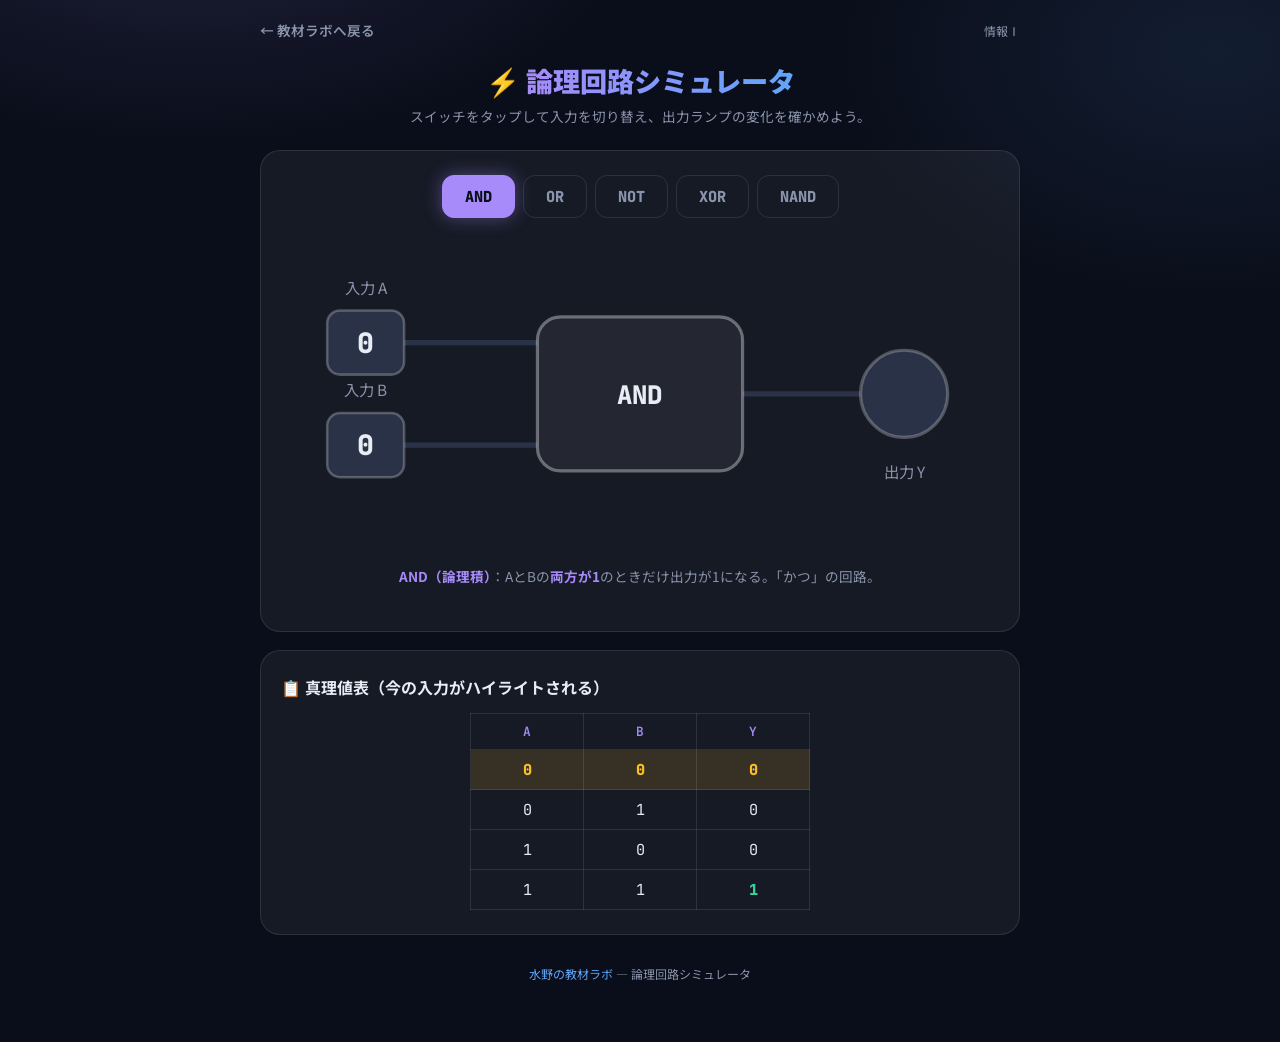
<file: kyozai/logic.html>
<!DOCTYPE html>
<html lang="ja">
<head>
<meta charset="utf-8">
<title>論理回路シミュレータ — 水野の教材ラボ</title>
<meta name="viewport" content="width=device-width, initial-scale=1">
<meta name="theme-color" content="#0a0e1a">
<link rel="icon" href="data:image/svg+xml,%3Csvg xmlns='http://www.w3.org/2000/svg' viewBox='0 0 64 64'%3E%3Crect width='64' height='64' rx='14' fill='%230a0e1a'/%3E%3Ctext x='32' y='44' font-size='30' text-anchor='middle' fill='%23a78bfa'%3E%E2%9A%A1%3C/text%3E%3C/svg%3E">
<link href="https://fonts.googleapis.com/css2?family=Noto+Sans+JP:wght@400;700;900&family=JetBrains+Mono:wght@600;800&display=swap" rel="stylesheet">
<style>
:root{
  --bg:#0a0e1a; --card:rgba(255,255,255,.05); --border:rgba(255,255,255,.1);
  --text:#e8ecf4; --sub:#8a94ab;
  --violet:#a78bfa; --green:#34d399; --amber:#fbbf24; --rose:#fb7185; --blue:#60a5fa;
  --off:#2a3247;
  --mono:'JetBrains Mono',Consolas,monospace;
}
*{margin:0;padding:0;box-sizing:border-box;-webkit-tap-highlight-color:transparent}
body{
  background:
    radial-gradient(ellipse 60% 40% at 15% -10%, rgba(167,139,250,.14), transparent 60%),
    radial-gradient(ellipse 50% 40% at 95% 5%, rgba(96,165,250,.1), transparent 60%),
    var(--bg);
  color:var(--text); font-family:'Noto Sans JP',sans-serif;
  min-height:100vh; padding:20px 16px 60px;
}
.wrap{max-width:760px;margin:0 auto}
.top{display:flex;align-items:center;justify-content:space-between;margin-bottom:20px}
.back{color:var(--sub);text-decoration:none;font-size:.85rem;font-weight:600}
.back:hover{color:var(--text)}
h1{font-size:clamp(1.3rem,4.5vw,1.7rem);font-weight:900;text-align:center;margin-bottom:6px}
h1 .g{background:linear-gradient(90deg,var(--violet),var(--blue));-webkit-background-clip:text;background-clip:text;color:transparent}
.lead{text-align:center;color:var(--sub);font-size:.85rem;margin-bottom:24px}

.box{background:var(--card);border:1px solid var(--border);border-radius:20px;padding:24px 20px;margin-bottom:18px}

/* ゲート選択 */
.gates{display:flex;gap:8px;justify-content:center;flex-wrap:wrap;margin-bottom:22px}
.gate-btn{
  padding:10px 22px;border-radius:12px;border:1px solid var(--border);
  background:transparent;color:var(--sub);font-weight:800;font-family:var(--mono);
  font-size:.95rem;cursor:pointer;transition:all .2s;
}
.gate-btn.on{color:#0a0e1a;background:var(--violet);border-color:var(--violet);box-shadow:0 0 18px rgba(167,139,250,.4)}

/* 回路図 */
svg{display:block;width:100%;height:auto}
.wire{stroke:var(--off);stroke-width:4;fill:none;transition:stroke .2s}
.wire.hot{stroke:var(--amber);filter:drop-shadow(0 0 5px rgba(251,191,36,.8))}
.gate-body{fill:rgba(255,255,255,.06);stroke:rgba(255,255,255,.35);stroke-width:2.5}
.gate-label{fill:var(--text);font-family:var(--mono);font-weight:800;font-size:20px;text-anchor:middle}
.sw{cursor:pointer}
.sw rect{fill:var(--off);stroke:rgba(255,255,255,.25);stroke-width:2;rx:10;transition:fill .2s}
.sw.hot rect{fill:var(--amber)}
.sw text{font-family:var(--mono);font-weight:800;font-size:22px;text-anchor:middle;fill:var(--text);pointer-events:none}
.sw.hot text{fill:#0a0e1a}
.lamp circle{fill:var(--off);stroke:rgba(255,255,255,.25);stroke-width:2.5;transition:all .2s}
.lamp.hot circle{fill:var(--amber);filter:drop-shadow(0 0 14px rgba(251,191,36,.9))}
.io-label{fill:var(--sub);font-size:12px;font-family:'Noto Sans JP',sans-serif;text-anchor:middle}

/* 真理値表 */
h2{font-size:1rem;font-weight:700;margin-bottom:14px;color:var(--text)}
table{border-collapse:collapse;margin:0 auto;font-family:var(--mono);font-size:.95rem;width:100%;max-width:340px}
td,th{border:1px solid var(--border);padding:9px 0;text-align:center}
th{color:var(--violet);font-weight:600;font-size:.8rem}
tr.now td{background:rgba(251,191,36,.14);color:var(--amber);font-weight:800}
td.one{color:var(--green);font-weight:800}
.desc{margin-top:16px;font-size:.85rem;color:var(--sub);line-height:1.8;text-align:center;min-height:3.2em}
.desc b{color:var(--violet)}
footer{text-align:center;margin-top:30px;font-size:.75rem;color:var(--sub)}
footer a{color:var(--blue);text-decoration:none}
</style>
</head>
<body>
<div class="wrap">
  <div class="top">
    <a class="back" href="../index.html">← 教材ラボへ戻る</a>
    <span style="font-size:.75rem;color:var(--sub)">情報Ⅰ</span>
  </div>
  <h1>⚡ <span class="g">論理回路シミュレータ</span></h1>
  <p class="lead">スイッチをタップして入力を切り替え、出力ランプの変化を確かめよう。</p>

  <div class="box">
    <div class="gates">
      <button class="gate-btn on" data-g="AND">AND</button>
      <button class="gate-btn" data-g="OR">OR</button>
      <button class="gate-btn" data-g="NOT">NOT</button>
      <button class="gate-btn" data-g="XOR">XOR</button>
      <button class="gate-btn" data-g="NAND">NAND</button>
    </div>

    <svg id="cv" viewBox="0 0 560 240" aria-label="論理回路図">
      <!-- 配線 -->
      <path id="wA" class="wire" d="M96 80 H200"/>
      <path id="wB" class="wire" d="M96 160 H200"/>
      <path id="wO" class="wire" d="M360 120 H452"/>
      <!-- スイッチA -->
      <g id="swA" class="sw">
        <rect x="36" y="55" width="60" height="50" rx="10"/>
        <text x="66" y="88">0</text>
      </g>
      <text class="io-label" x="66" y="42">入力 A</text>
      <!-- スイッチB -->
      <g id="swB" class="sw">
        <rect x="36" y="135" width="60" height="50" rx="10"/>
        <text x="66" y="168">0</text>
      </g>
      <text class="io-label" id="lblB" x="66" y="122">入力 B</text>
      <!-- ゲート -->
      <g id="gateG">
        <rect class="gate-body" x="200" y="60" width="160" height="120" rx="18"/>
        <text class="gate-label" id="gateName" x="280" y="128">AND</text>
      </g>
      <!-- ランプ -->
      <g id="lamp" class="lamp">
        <circle cx="486" cy="120" r="34"/>
        <text class="io-label" x="486" y="186">出力 Y</text>
      </g>
    </svg>

    <div class="desc" id="desc"></div>
  </div>

  <div class="box">
    <h2>📋 真理値表（今の入力がハイライトされる）</h2>
    <table id="tt"></table>
  </div>

  <footer><a href="../index.html">水野の教材ラボ</a> — 論理回路シミュレータ</footer>
</div>

<script>
'use strict';
const GATES = {
  AND:  { fn:(a,b)=>a&b,      two:true,  desc:'<b>AND（論理積）</b>：AとBの<b>両方が1</b>のときだけ出力が1になる。「かつ」の回路。' },
  OR:   { fn:(a,b)=>a|b,      two:true,  desc:'<b>OR（論理和）</b>：AとBの<b>どちらか一方でも1</b>なら出力が1になる。「または」の回路。' },
  NOT:  { fn:(a,_)=>a^1,      two:false, desc:'<b>NOT（否定）</b>：入力を<b>反転</b>する。0なら1、1なら0。インバータとも呼ばれる。' },
  XOR:  { fn:(a,b)=>a^b,      two:true,  desc:'<b>XOR（排他的論理和）</b>：AとBが<b>異なるとき</b>だけ出力が1。加算回路の材料になる重要ゲート。' },
  NAND: { fn:(a,b)=>(a&b)^1,  two:true,  desc:'<b>NAND（否定論理積）</b>：ANDの出力を反転したもの。<b>NANDだけで全ての回路が作れる</b>万能ゲート。' },
};
let g = 'AND', A = 0, B = 0;

const $ = id => document.getElementById(id);

document.querySelectorAll('.gate-btn').forEach(b => b.addEventListener('click', () => {
  document.querySelectorAll('.gate-btn').forEach(x => x.classList.remove('on'));
  b.classList.add('on');
  g = b.dataset.g;
  render();
}));
$('swA').addEventListener('pointerdown', () => { A ^= 1; render(); });
$('swB').addEventListener('pointerdown', () => { if (GATES[g].two) { B ^= 1; render(); } });

function render() {
  const spec = GATES[g];
  const out = spec.fn(A, B);
  $('gateName').textContent = g;
  $('desc').innerHTML = spec.desc;
  // スイッチ・配線・ランプ
  $('swA').classList.toggle('hot', A === 1);
  $('swA').querySelector('text').textContent = A;
  const swB = $('swB'), wB = $('wB');
  swB.style.opacity = spec.two ? 1 : .18;
  wB.style.opacity = spec.two ? 1 : .18;
  $('lblB').style.opacity = spec.two ? 1 : .18;
  swB.classList.toggle('hot', spec.two && B === 1);
  swB.querySelector('text').textContent = B;
  $('wA').classList.toggle('hot', A === 1);
  wB.classList.toggle('hot', spec.two && B === 1);
  $('wO').classList.toggle('hot', out === 1);
  $('lamp').classList.toggle('hot', out === 1);
  // 真理値表
  const tt = $('tt');
  if (spec.two) {
    let html = '<tr><th>A</th><th>B</th><th>Y</th></tr>';
    for (const [a, b] of [[0,0],[0,1],[1,0],[1,1]]) {
      const y = spec.fn(a, b);
      const now = (a === A && b === B) ? ' class="now"' : '';
      html += `<tr${now}><td>${a}</td><td>${b}</td><td class="${y ? 'one' : ''}">${y}</td></tr>`;
    }
    tt.innerHTML = html;
  } else {
    let html = '<tr><th>A</th><th>Y</th></tr>';
    for (const a of [0, 1]) {
      const y = spec.fn(a, 0);
      const now = (a === A) ? ' class="now"' : '';
      html += `<tr${now}><td>${a}</td><td class="${y ? 'one' : ''}">${y}</td></tr>`;
    }
    tt.innerHTML = html;
  }
}
render();
</script>
</body>
</html>
</file>
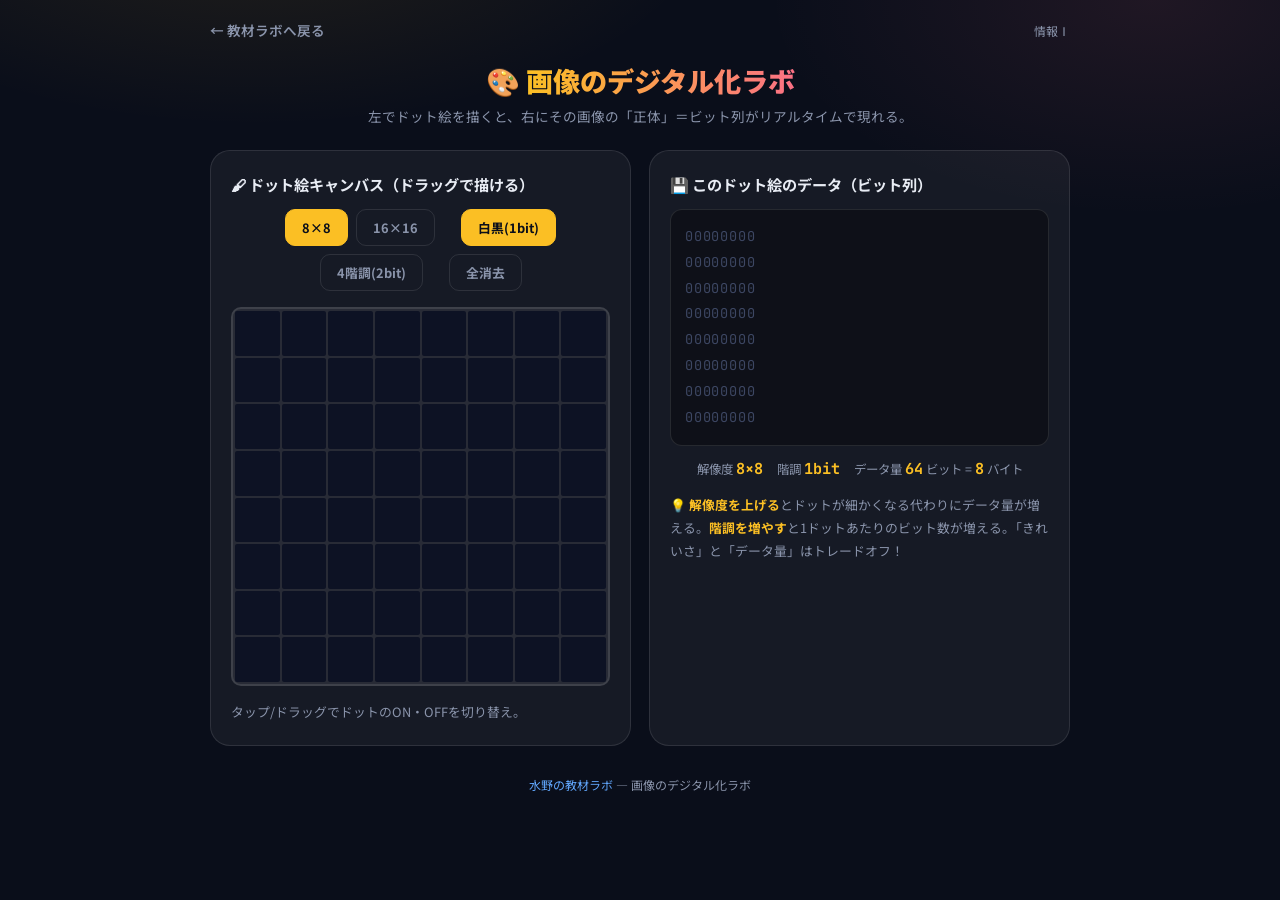
<file: kyozai/pixel.html>
<!DOCTYPE html>
<html lang="ja">
<head>
<meta charset="utf-8">
<title>画像のデジタル化ラボ — 水野の教材ラボ</title>
<meta name="viewport" content="width=device-width, initial-scale=1">
<meta name="theme-color" content="#0a0e1a">
<link rel="icon" href="data:image/svg+xml,%3Csvg xmlns='http://www.w3.org/2000/svg' viewBox='0 0 64 64'%3E%3Crect width='64' height='64' rx='14' fill='%230a0e1a'/%3E%3Ctext x='32' y='44' font-size='30' text-anchor='middle' fill='%23fbbf24'%3E%F0%9F%8E%A8%3C/text%3E%3C/svg%3E">
<link href="https://fonts.googleapis.com/css2?family=Noto+Sans+JP:wght@400;700;900&family=JetBrains+Mono:wght@500;800&display=swap" rel="stylesheet">
<style>
:root{
  --bg:#0a0e1a; --card:rgba(255,255,255,.05); --border:rgba(255,255,255,.1);
  --text:#e8ecf4; --sub:#8a94ab;
  --amber:#fbbf24; --green:#34d399; --blue:#60a5fa; --rose:#fb7185; --violet:#a78bfa;
  --mono:'JetBrains Mono',Consolas,monospace;
}
*{margin:0;padding:0;box-sizing:border-box;-webkit-tap-highlight-color:transparent}
body{
  background:
    radial-gradient(ellipse 60% 40% at 20% -10%, rgba(251,191,36,.1), transparent 60%),
    radial-gradient(ellipse 50% 40% at 90% 0%, rgba(251,113,133,.09), transparent 60%),
    var(--bg);
  color:var(--text); font-family:'Noto Sans JP',sans-serif;
  min-height:100vh; padding:20px 16px 60px;
}
.wrap{max-width:860px;margin:0 auto}
.top{display:flex;align-items:center;justify-content:space-between;margin-bottom:20px}
.back{color:var(--sub);text-decoration:none;font-size:.85rem;font-weight:600}
.back:hover{color:var(--text)}
h1{font-size:clamp(1.3rem,4.5vw,1.7rem);font-weight:900;text-align:center;margin-bottom:6px}
h1 .g{background:linear-gradient(90deg,var(--amber),var(--rose));-webkit-background-clip:text;background-clip:text;color:transparent}
.lead{text-align:center;color:var(--sub);font-size:.85rem;margin-bottom:24px}

.cols{display:grid;grid-template-columns:1fr;gap:18px}
@media(min-width:760px){.cols{grid-template-columns:1fr 1fr}}
.box{background:var(--card);border:1px solid var(--border);border-radius:20px;padding:22px 20px}
.box h2{font-size:.95rem;font-weight:700;margin-bottom:14px;display:flex;align-items:center;gap:8px}

/* コントロール */
.ctrl{display:flex;gap:8px;flex-wrap:wrap;margin-bottom:16px;justify-content:center}
.cbtn{
  padding:8px 16px;border-radius:10px;border:1px solid var(--border);
  background:transparent;color:var(--sub);font-weight:700;font-size:.8rem;
  cursor:pointer;font-family:inherit;transition:all .2s;
}
.cbtn.on{color:#0a0e1a;background:var(--amber);border-color:var(--amber)}
.cbtn.danger:hover{color:var(--rose);border-color:var(--rose)}

/* キャンバス */
#grid{
  display:grid;gap:2px;margin:0 auto;
  background:rgba(255,255,255,.08);border:2px solid var(--border);border-radius:10px;
  padding:2px;touch-action:none;user-select:none;
  width:100%;max-width:420px;aspect-ratio:1;
}
.cell{border-radius:2px;background:#0d1224;transition:background .08s}

/* ビット列 */
#bitsOut{
  font-family:var(--mono);font-size:clamp(.72rem,2.1vw,.85rem);line-height:1.9;
  word-break:break-all;letter-spacing:.06em;
  background:rgba(0,0,0,.35);border:1px solid var(--border);border-radius:12px;
  padding:14px;min-height:150px;max-height:300px;overflow-y:auto;
}
#bitsOut .b1{color:var(--amber);font-weight:800}
#bitsOut .b0{color:#3d4763}
#bitsOut .g1{color:var(--green)} #bitsOut .g2{color:var(--blue)}
.stats{
  display:flex;gap:14px;margin-top:12px;flex-wrap:wrap;justify-content:center;
  font-size:.78rem;color:var(--sub);
}
.stats b{color:var(--amber);font-family:var(--mono);font-size:.95rem}
.note{margin-top:14px;font-size:.8rem;color:var(--sub);line-height:1.8}
.note b{color:var(--amber)}
footer{text-align:center;margin-top:30px;font-size:.75rem;color:var(--sub)}
footer a{color:var(--blue);text-decoration:none}
</style>
</head>
<body>
<div class="wrap">
  <div class="top">
    <a class="back" href="../index.html">← 教材ラボへ戻る</a>
    <span style="font-size:.75rem;color:var(--sub)">情報Ⅰ</span>
  </div>
  <h1>🎨 <span class="g">画像のデジタル化ラボ</span></h1>
  <p class="lead">左でドット絵を描くと、右にその画像の「正体」＝ビット列がリアルタイムで現れる。</p>

  <div class="cols">
    <div class="box">
      <h2>🖌 ドット絵キャンバス（ドラッグで描ける）</h2>
      <div class="ctrl">
        <button class="cbtn on" data-size="8">8×8</button>
        <button class="cbtn" data-size="16">16×16</button>
        <span style="width:10px"></span>
        <button class="cbtn on" data-depth="1">白黒(1bit)</button>
        <button class="cbtn" data-depth="2">4階調(2bit)</button>
        <span style="width:10px"></span>
        <button class="cbtn danger" id="clear">全消去</button>
      </div>
      <div id="grid"></div>
      <p class="note" id="paletteNote">タップ/ドラッグでドットのON・OFFを切り替え。</p>
    </div>

    <div class="box">
      <h2>💾 このドット絵のデータ（ビット列）</h2>
      <div id="bitsOut"></div>
      <div class="stats">
        <span>解像度 <b id="stRes">8×8</b></span>
        <span>階調 <b id="stDepth">1bit</b></span>
        <span>データ量 <b id="stBits">64</b> ビット = <b id="stBytes">8</b> バイト</span>
      </div>
      <p class="note">💡 <b>解像度を上げる</b>とドットが細かくなる代わりにデータ量が増える。<b>階調を増やす</b>と1ドットあたりのビット数が増える。「きれいさ」と「データ量」はトレードオフ！</p>
    </div>
  </div>

  <footer><a href="../index.html">水野の教材ラボ</a> — 画像のデジタル化ラボ</footer>
</div>

<script>
'use strict';
let SIZE = 8, DEPTH = 1;           // DEPTH: 1bit(2値) or 2bit(4階調)
let data = [];
const grid = document.getElementById('grid');
const SHADES = { 1: ['#0d1224', '#fbbf24'], 2: ['#0d1224', '#5b4a12', '#b08a1d', '#fbbf24'] };

function init(keep) {
  const old = keep ? data : null;
  data = new Array(SIZE * SIZE).fill(0);
  if (old) { // サイズ変更時はできる範囲でコピー
    const oldSize = Math.sqrt(old.length);
    for (let y = 0; y < Math.min(SIZE, oldSize); y++)
      for (let x = 0; x < Math.min(SIZE, oldSize); x++)
        data[y * SIZE + x] = Math.min(old[y * oldSize + x], (1 << DEPTH) - 1);
  }
  grid.style.gridTemplateColumns = `repeat(${SIZE},1fr)`;
  grid.innerHTML = '';
  for (let i = 0; i < SIZE * SIZE; i++) {
    const c = document.createElement('div');
    c.className = 'cell';
    c.dataset.i = i;
    grid.appendChild(c);
  }
  render();
}

function render() {
  const shades = SHADES[DEPTH];
  grid.querySelectorAll('.cell').forEach((c, i) => { c.style.background = shades[data[i]]; });
  // ビット列
  const maxV = (1 << DEPTH) - 1;
  let html = '';
  for (let y = 0; y < SIZE; y++) {
    for (let x = 0; x < SIZE; x++) {
      const v = data[y * SIZE + x];
      const bits = v.toString(2).padStart(DEPTH, '0');
      const cls = v === 0 ? 'b0' : (v === maxV ? 'b1' : (v === 1 ? 'g1' : 'g2'));
      html += `<span class="${cls}">${bits}</span>`;
    }
    html += '<br>';
  }
  document.getElementById('bitsOut').innerHTML = html;
  const totalBits = SIZE * SIZE * DEPTH;
  document.getElementById('stRes').textContent = `${SIZE}×${SIZE}`;
  document.getElementById('stDepth').textContent = `${DEPTH}bit`;
  document.getElementById('stBits').textContent = totalBits;
  document.getElementById('stBytes').textContent = (totalBits / 8).toLocaleString();
}

// 描画（ポインタドラッグ）
let painting = false, paintVal = null;
function cellAt(e) {
  const el = document.elementFromPoint(e.clientX, e.clientY);
  return (el && el.classList.contains('cell')) ? el : null;
}
grid.addEventListener('pointerdown', e => {
  e.preventDefault();
  const c = cellAt(e); if (!c) return;
  painting = true;
  const i = +c.dataset.i;
  const maxV = (1 << DEPTH) - 1;
  paintVal = (data[i] + 1) % (maxV + 1);   // タップで階調を1段進める
  data[i] = paintVal;
  render();
});
window.addEventListener('pointermove', e => {
  if (!painting) return;
  const c = cellAt(e); if (!c) return;
  data[+c.dataset.i] = paintVal;
  render();
});
window.addEventListener('pointerup', () => { painting = false; });

// コントロール
document.querySelectorAll('[data-size]').forEach(b => b.addEventListener('click', () => {
  document.querySelectorAll('[data-size]').forEach(x => x.classList.remove('on'));
  b.classList.add('on');
  SIZE = +b.dataset.size;
  init(true);
}));
document.querySelectorAll('[data-depth]').forEach(b => b.addEventListener('click', () => {
  document.querySelectorAll('[data-depth]').forEach(x => x.classList.remove('on'));
  b.classList.add('on');
  DEPTH = +b.dataset.depth;
  data = data.map(v => Math.min(v, (1 << DEPTH) - 1));
  document.getElementById('paletteNote').textContent = DEPTH === 1
    ? 'タップ/ドラッグでドットのON・OFFを切り替え。'
    : 'タップするたびに 黒→暗→中→明 と階調が1段ずつ進む。';
  render();
}));
document.getElementById('clear').addEventListener('click', () => { data.fill(0); render(); });

init(false);
</script>
</body>
</html>
</file>
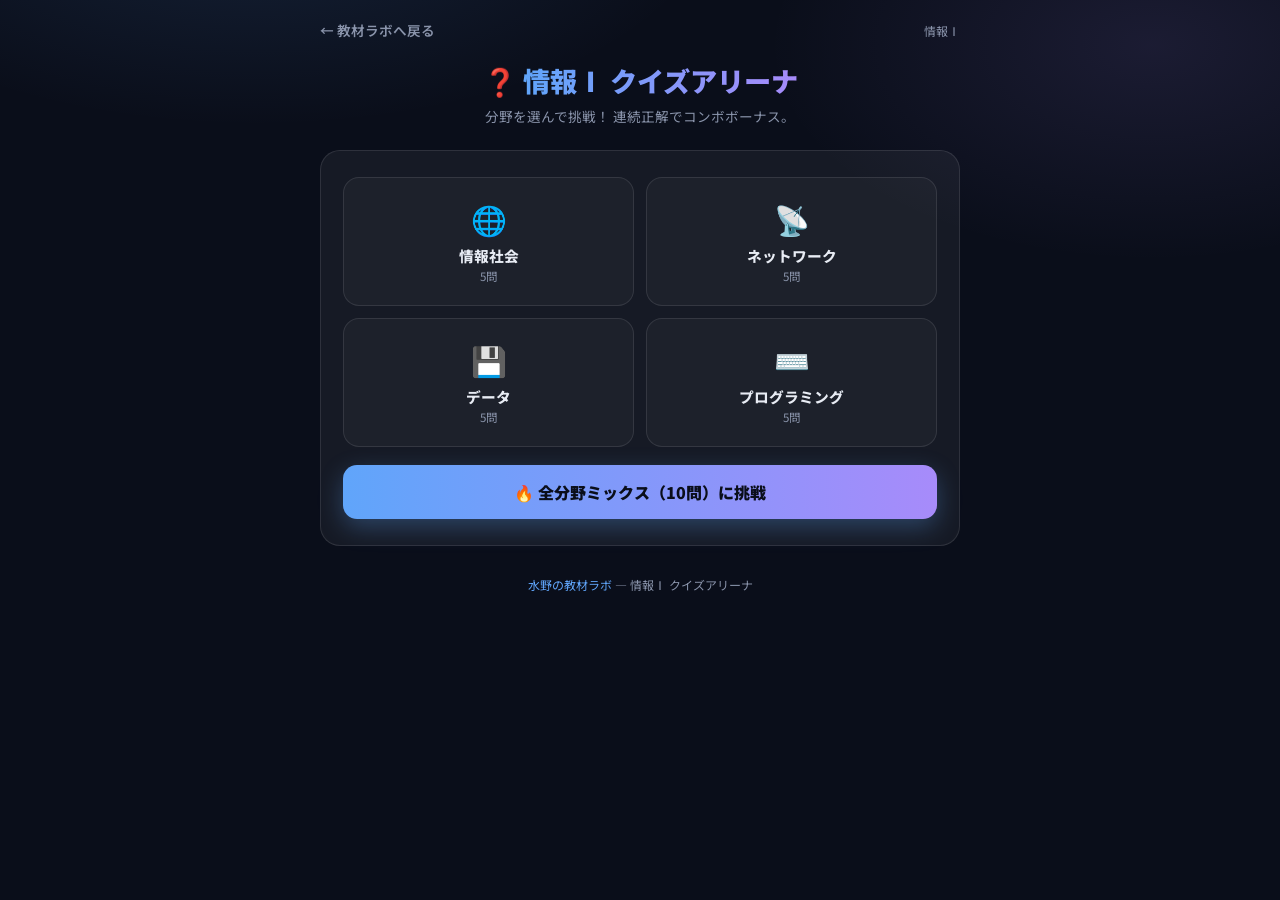
<file: kyozai/quiz.html>
<!DOCTYPE html>
<html lang="ja">
<head>
<meta charset="utf-8">
<title>情報Ⅰ クイズアリーナ — 水野の教材ラボ</title>
<meta name="viewport" content="width=device-width, initial-scale=1">
<meta name="theme-color" content="#0a0e1a">
<link rel="icon" href="data:image/svg+xml,%3Csvg xmlns='http://www.w3.org/2000/svg' viewBox='0 0 64 64'%3E%3Crect width='64' height='64' rx='14' fill='%230a0e1a'/%3E%3Ctext x='32' y='46' font-size='34' text-anchor='middle' fill='%2360a5fa' font-weight='bold' font-family='sans-serif'%3E%3F%3C/text%3E%3C/svg%3E">
<link href="https://fonts.googleapis.com/css2?family=Noto+Sans+JP:wght@400;700;900&family=JetBrains+Mono:wght@600;800&display=swap" rel="stylesheet">
<style>
:root{
  --bg:#0a0e1a; --card:rgba(255,255,255,.05); --border:rgba(255,255,255,.1);
  --text:#e8ecf4; --sub:#8a94ab;
  --blue:#60a5fa; --green:#34d399; --amber:#fbbf24; --rose:#fb7185; --violet:#a78bfa;
  --mono:'JetBrains Mono',Consolas,monospace;
}
*{margin:0;padding:0;box-sizing:border-box;-webkit-tap-highlight-color:transparent}
body{
  background:
    radial-gradient(ellipse 60% 40% at 20% -10%, rgba(96,165,250,.13), transparent 60%),
    radial-gradient(ellipse 50% 40% at 90% 5%, rgba(167,139,250,.11), transparent 60%),
    var(--bg);
  color:var(--text); font-family:'Noto Sans JP',sans-serif;
  min-height:100vh; padding:20px 16px 60px;
}
.wrap{max-width:640px;margin:0 auto}
.top{display:flex;align-items:center;justify-content:space-between;margin-bottom:20px}
.back{color:var(--sub);text-decoration:none;font-size:.85rem;font-weight:600}
.back:hover{color:var(--text)}
h1{font-size:clamp(1.3rem,4.5vw,1.7rem);font-weight:900;text-align:center;margin-bottom:6px}
h1 .g{background:linear-gradient(90deg,var(--blue),var(--violet));-webkit-background-clip:text;background-clip:text;color:transparent}
.lead{text-align:center;color:var(--sub);font-size:.85rem;margin-bottom:24px}
.box{background:var(--card);border:1px solid var(--border);border-radius:20px;padding:26px 22px;animation:fade .3s}
@keyframes fade{from{opacity:0;transform:translateY(10px)}to{opacity:1;transform:none}}

/* スタート画面 */
.cat-grid{display:grid;grid-template-columns:1fr 1fr;gap:12px;margin-bottom:18px}
.cat{
  padding:20px 14px;border-radius:16px;border:1px solid var(--border);
  background:rgba(255,255,255,.03);cursor:pointer;text-align:center;
  transition:all .2s;font-family:inherit;color:var(--text);
}
.cat:hover{transform:translateY(-3px);border-color:rgba(255,255,255,.25)}
.cat .em{font-size:1.8rem;display:block;margin-bottom:6px}
.cat .nm{font-weight:800;font-size:.92rem}
.cat .ct{font-size:.72rem;color:var(--sub)}
.all-btn{
  width:100%;padding:15px;border-radius:14px;border:none;cursor:pointer;
  font-weight:900;font-size:1rem;font-family:inherit;color:#0a0e1a;
  background:linear-gradient(90deg,var(--blue),var(--violet));
  box-shadow:0 8px 24px rgba(96,165,250,.3);transition:transform .15s;
}
.all-btn:active{transform:scale(.97)}

/* 出題画面 */
.hud{display:flex;justify-content:space-between;align-items:center;margin-bottom:14px;font-size:.8rem;color:var(--sub)}
.hud b{font-family:var(--mono);color:var(--amber)}
.bar{height:6px;border-radius:3px;background:rgba(255,255,255,.08);margin-bottom:22px;overflow:hidden}
.bar i{display:block;height:100%;background:linear-gradient(90deg,var(--blue),var(--violet));transition:width .3s;border-radius:3px}
.q-cat{font-size:.72rem;font-weight:700;color:var(--violet);letter-spacing:.1em;margin-bottom:8px}
.q{font-size:1.08rem;font-weight:700;line-height:1.7;margin-bottom:24px;min-height:3.4em}
.opts{display:grid;gap:11px}
.opt{
  padding:15px 18px;border-radius:14px;border:1px solid var(--border);
  background:rgba(255,255,255,.03);cursor:pointer;text-align:left;
  font-size:.95rem;font-weight:500;color:var(--text);font-family:inherit;
  transition:all .18s;display:flex;gap:12px;align-items:center;
}
.opt .k{
  flex:0 0 28px;height:28px;border-radius:8px;display:flex;align-items:center;justify-content:center;
  background:rgba(255,255,255,.07);font-family:var(--mono);font-weight:800;font-size:.8rem;color:var(--sub);
}
.opt:not(:disabled):hover{border-color:var(--blue);background:rgba(96,165,250,.08)}
.opt:disabled{cursor:default}
.opt.correct{border-color:var(--green);background:rgba(52,211,153,.14);color:var(--green);font-weight:800}
.opt.wrong{border-color:var(--rose);background:rgba(251,113,133,.12);color:var(--rose)}
.opt.dim{opacity:.4}
.fb{margin-top:18px;min-height:56px;font-size:.85rem;color:var(--sub);line-height:1.7}
.fb b{font-size:1rem}
.fb .yes{color:var(--green)} .fb .no{color:var(--rose)}
.next-btn{
  margin-top:14px;width:100%;padding:13px;border-radius:12px;border:none;cursor:pointer;
  font-weight:800;font-size:.95rem;font-family:inherit;color:#0a0e1a;
  background:linear-gradient(90deg,var(--blue),var(--violet));display:none;
}

/* 結果画面 */
.res-em{font-size:3.4rem;text-align:center;margin-bottom:8px}
.res-title{text-align:center;font-size:1.4rem;font-weight:900;margin-bottom:6px}
.res-score{text-align:center;font-family:var(--mono);font-size:2.6rem;font-weight:800;color:var(--amber);margin-bottom:4px}
.res-sub{text-align:center;color:var(--sub);font-size:.85rem;margin-bottom:24px}
footer{text-align:center;margin-top:30px;font-size:.75rem;color:var(--sub)}
footer a{color:var(--blue);text-decoration:none}
</style>
</head>
<body>
<div class="wrap">
  <div class="top">
    <a class="back" href="../index.html">← 教材ラボへ戻る</a>
    <span style="font-size:.75rem;color:var(--sub)">情報Ⅰ</span>
  </div>
  <h1>❓ <span class="g">情報Ⅰ クイズアリーナ</span></h1>
  <p class="lead">分野を選んで挑戦！ 連続正解でコンボボーナス。</p>
  <div class="box" id="app"></div>
  <footer><a href="../index.html">水野の教材ラボ</a> — 情報Ⅰ クイズアリーナ</footer>
</div>

<script>
'use strict';
const BANK = [
  // ===== 情報社会 =====
  { c:'情報社会', q:'著作物を著作者に無断で利用できる例外として正しいものは？',
    o:['私的使用のための複製','SNSへの全文転載','友人への有料配布','動画サイトへの無断アップロード'], a:0,
    e:'私的使用（個人や家庭内での利用）のための複製は著作権法で認められた例外。' },
  { c:'情報社会', q:'個人情報にあたらないものはどれ？',
    o:['統計処理され個人を特定できないデータ','氏名と住所の組','顔写真','マイナンバー'], a:0,
    e:'個人情報は「特定の個人を識別できる情報」。匿名化された統計データは該当しない。' },
  { c:'情報社会', q:'フィッシング詐欺の典型的な手口は？',
    o:['偽サイトに誘導してIDやパスワードを入力させる','パソコンを物理的に盗む','電波を妨害する','大量のデータを送りつけてサーバを停止させる'], a:0,
    e:'本物そっくりの偽サイトへ誘導して認証情報を盗むのがフィッシング。URLをよく確認しよう。' },
  { c:'情報社会', q:'「情報格差」を表す言葉はどれ？',
    o:['デジタルデバイド','デジタルネイティブ','デジタルタトゥー','デジタルトランスフォーメーション'], a:0,
    e:'ICTを利用できる人とできない人の間に生じる格差をデジタルデバイドという。' },
  { c:'情報社会', q:'クリエイティブ・コモンズ（CC）ライセンスの説明として正しいものは？',
    o:['作者が利用条件を示して作品の再利用を促す仕組み','著作権を完全に放棄する制度','国が著作物を管理する制度','企業秘密を保護する制度'], a:0,
    e:'CCライセンスは「表示」「非営利」などの条件つきで再利用を許可する意思表示の仕組み。' },
  // ===== ネットワーク =====
  { c:'ネットワーク', q:'Webページの住所にあたる「URL」の正式名称は？',
    o:['Uniform Resource Locator','Universal Radio Link','United Resource Line','Unique Route Label'], a:0,
    e:'URL = Uniform Resource Locator。ネット上の資源の場所を示す。' },
  { c:'ネットワーク', q:'IPアドレスの役割として正しいものは？',
    o:['ネットワーク上の機器を識別する番号','Webページのデザインを決める','パスワードを暗号化する','電波の強さを表す'], a:0,
    e:'IPアドレスはネットワーク上の機器を一意に識別する番号。宛先・差出人の住所として働く。' },
  { c:'ネットワーク', q:'ドメイン名をIPアドレスに変換する仕組みは？',
    o:['DNS','HTTP','SMTP','SSL'], a:0,
    e:'DNS（Domain Name System）が「名前→IPアドレス」の変換（名前解決）を行う。' },
  { c:'ネットワーク', q:'httpsの「s」が意味するものは？',
    o:['通信が暗号化されている','速度が速い','スマホ専用である','サーバが日本にある'], a:0,
    e:'httpsはTLS/SSLで暗号化されたHTTP通信。盗聴や改ざんを防ぐ。' },
  { c:'ネットワーク', q:'データを小さなまとまりに分割して送る通信方式は？',
    o:['パケット交換方式','回線交換方式','衛星通信方式','モールス方式'], a:0,
    e:'インターネットはデータをパケットに分割して送るパケット交換方式。回線を占有せず効率がよい。' },
  // ===== データ =====
  { c:'データ', q:'1バイトは何ビット？',
    o:['8ビット','4ビット','16ビット','10ビット'], a:0,
    e:'1バイト＝8ビット。8ビットで256通り（0〜255）を表せる。' },
  { c:'データ', q:'2進数の 1010 を10進数にすると？',
    o:['10','8','12','20'], a:0,
    e:'1010(2) = 8 + 0 + 2 + 0 = 10。' },
  { c:'データ', q:'アナログ情報をデジタル化する3ステップの正しい順序は？',
    o:['標本化→量子化→符号化','符号化→標本化→量子化','量子化→符号化→標本化','標本化→符号化→量子化'], a:0,
    e:'一定間隔で値を取り出し（標本化）、段階値に丸め（量子化）、2進数に変換（符号化）する。' },
  { c:'データ', q:'光の三原色（RGB）の組み合わせとして正しいものは？',
    o:['赤・緑・青','赤・黄・青','シアン・マゼンタ・イエロー','赤・白・黒'], a:0,
    e:'光の三原色は Red・Green・Blue。混ぜるほど明るくなる加法混色。' },
  { c:'データ', q:'可逆圧縮の説明として正しいものは？',
    o:['圧縮しても元のデータに完全に戻せる','画質を犠牲にして小さくする','データの一部を削除する','必ず半分のサイズになる'], a:0,
    e:'可逆圧縮（ZIPやPNGなど）は展開すれば完全に元へ戻る。JPEGは非可逆圧縮。' },
  // ===== プログラミング =====
  { c:'プログラミング', q:'Pythonで画面に文字を表示する命令は？',
    o:['print()','echo()','show()','display()'], a:0,
    e:'Pythonでは print("こんにちは") のように書く。' },
  { c:'プログラミング', q:'処理を繰り返すための構文はどれ？',
    o:['for文','if文','def文','import文'], a:0,
    e:'for文（やwhile文）が繰り返し（反復）構造。if文は分岐、defは関数定義。' },
  { c:'プログラミング', q:'x = 5 のあと x = x + 3 を実行すると x の値は？',
    o:['8','5','3','53'], a:0,
    e:'「=」は代入。右辺 5+3=8 が計算されて x に入り直す。' },
  { c:'プログラミング', q:'アルゴリズムの3つの基本構造は？',
    o:['順次・分岐・反復','入力・処理・出力','変数・関数・配列','設計・実装・テスト'], a:0,
    e:'どんなプログラムも順次（上から順に）・分岐（if）・反復（ループ）の組み合わせで書ける。' },
  { c:'プログラミング', q:'探索アルゴリズムのうち、整列済みデータで高速に探せるのは？',
    o:['二分探索','線形探索','総当たり探索','ランダム探索'], a:0,
    e:'二分探索は範囲を半分ずつ絞るため、1000件でも約10回の比較で見つかる。ただし整列済みが条件。' },
];
const CATS = [
  { nm:'情報社会',      em:'🌐' },
  { nm:'ネットワーク',  em:'📡' },
  { nm:'データ',        em:'💾' },
  { nm:'プログラミング', em:'⌨️' },
];

const app = document.getElementById('app');
let quiz = [], idx = 0, score = 0, combo = 0, maxCombo = 0;

function shuffle(a) {
  for (let i = a.length - 1; i > 0; i--) {
    const j = Math.floor(Math.random() * (i + 1));
    [a[i], a[j]] = [a[j], a[i]];
  }
  return a;
}

function showStart() {
  app.innerHTML = `
    <div class="cat-grid">
      ${CATS.map(c => {
        const n = BANK.filter(b => b.c === c.nm).length;
        return `<button class="cat" data-c="${c.nm}"><span class="em">${c.em}</span><span class="nm">${c.nm}</span><br><span class="ct">${n}問</span></button>`;
      }).join('')}
    </div>
    <button class="all-btn" id="allStart">🔥 全分野ミックス（10問）に挑戦</button>`;
  app.querySelectorAll('.cat').forEach(b => b.addEventListener('click', () => start(b.dataset.c)));
  document.getElementById('allStart').addEventListener('click', () => start(null));
}

function start(cat) {
  const pool = cat ? BANK.filter(b => b.c === cat) : [...BANK];
  quiz = shuffle(pool).slice(0, cat ? pool.length : 10)
    .map(q => {
      // 選択肢もシャッフル
      const order = shuffle([0, 1, 2, 3].slice(0, q.o.length));
      return { ...q, o: order.map(i => q.o[i]), a: order.indexOf(q.a) };
    });
  idx = 0; score = 0; combo = 0; maxCombo = 0;
  showQ();
}

function showQ() {
  const q = quiz[idx];
  app.innerHTML = `
    <div class="hud">
      <span>第 ${idx + 1} / ${quiz.length} 問</span>
      <span>SCORE <b>${score}</b>　COMBO <b>${combo}</b>🔥</span>
    </div>
    <div class="bar"><i style="width:${idx / quiz.length * 100}%"></i></div>
    <div class="q-cat">▶ ${q.c}</div>
    <div class="q">${q.q}</div>
    <div class="opts">
      ${q.o.map((o, i) => `<button class="opt" data-i="${i}"><span class="k">${'ABCD'[i]}</span><span>${o}</span></button>`).join('')}
    </div>
    <div class="fb" id="fb"></div>
    <button class="next-btn" id="next">${idx + 1 === quiz.length ? '結果を見る →' : '次の問題 →'}</button>`;
  app.querySelectorAll('.opt').forEach(b => b.addEventListener('click', () => answer(+b.dataset.i)));
}

function answer(i) {
  const q = quiz[idx];
  const opts = app.querySelectorAll('.opt');
  opts.forEach(b => b.disabled = true);
  const fb = document.getElementById('fb');
  if (i === q.a) {
    combo++; maxCombo = Math.max(maxCombo, combo);
    const gain = 100 + (combo - 1) * 20;
    score += gain;
    opts[i].classList.add('correct');
    opts.forEach((b, j) => { if (j !== i) b.classList.add('dim'); });
    fb.innerHTML = `<b class="yes">⭕ 正解！ +${gain}点${combo >= 2 ? `（${combo}コンボ！）` : ''}</b><br>${q.e}`;
  } else {
    combo = 0;
    opts[i].classList.add('wrong');
    opts[q.a].classList.add('correct');
    opts.forEach((b, j) => { if (j !== i && j !== q.a) b.classList.add('dim'); });
    fb.innerHTML = `<b class="no">❌ ざんねん…</b><br>${q.e}`;
  }
  const nx = document.getElementById('next');
  nx.style.display = 'block';
  nx.addEventListener('click', () => { idx++; idx < quiz.length ? showQ() : showResult(); });
}

function showResult() {
  const [em, title] =
    maxCombo === quiz.length ? ['🏆', 'パーフェクト！'] :
    maxCombo >= 3 ? ['🎉', 'すばらしい！'] :
    ['💪', 'おつかれさま！'];
  app.innerHTML = `
    <div class="res-em">${em}</div>
    <div class="res-title">${title}</div>
    <div class="res-score">${score}<span style="font-size:.4em;color:var(--sub)"> pt</span></div>
    <div class="res-sub">最大コンボ：${maxCombo} 🔥</div>
    <button class="all-btn" id="retry">もう一度挑戦する</button>`;
  document.getElementById('retry').addEventListener('click', showStart);
}

showStart();
</script>
</body>
</html>
</file>
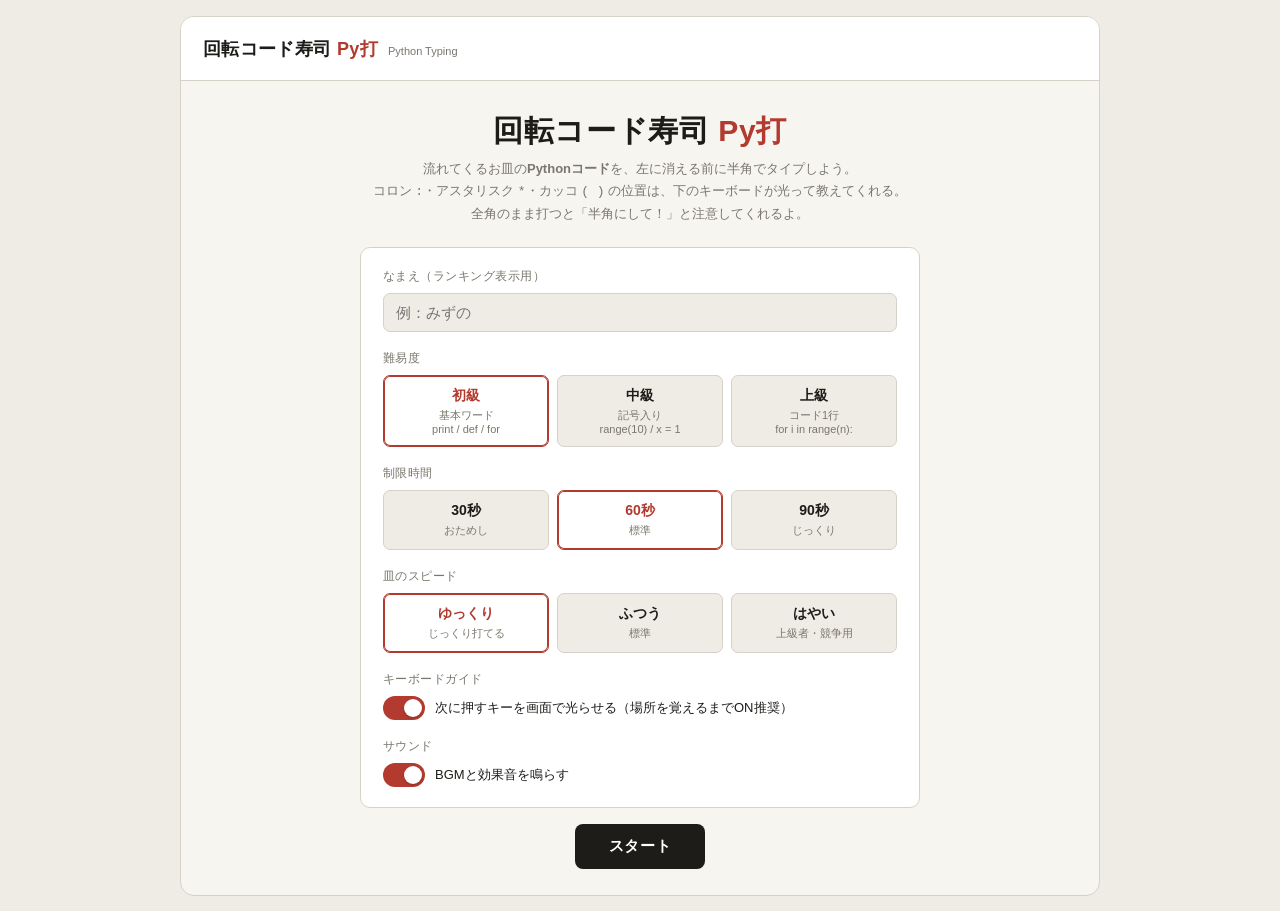
<file: pyda/python_typing_game.html>
<!DOCTYPE html>
<html lang="ja">
<head>
<meta charset="UTF-8">
<meta name="viewport" content="width=device-width, initial-scale=1.0">
<title>Pyタイピング 〜回転コード寿司〜</title>
<style>
  :root{
    --bg:#efece5;
    --paper:#f7f5f0;
    --ink:#1d1c19;
    --sub:#7a766d;
    --line:#d6d2c7;
    --plate:#ffffff;
    --accent:#b23a2e;       /* 朱：差し色はこれ1色だけ */
    --done:#bdb9ae;         /* 入力済みの文字 */
    --belt:#e3dfd5;
    --font-ui:-apple-system,BlinkMacSystemFont,"Hiragino Kaku Gothic ProN","Yu Gothic","YuGothic","Meiryo",sans-serif;
    --font-code:"SF Mono","Consolas","Menlo","Courier New",monospace;
  }
  *{box-sizing:border-box;margin:0;padding:0;}
  body{
    background:var(--bg);
    color:var(--ink);
    font-family:var(--font-ui);
    -webkit-font-smoothing:antialiased;
    display:flex;justify-content:center;align-items:flex-start;
    padding:16px;
    min-height:100vh;
  }
  .app{
    width:100%;max-width:920px;
    background:var(--paper);
    border:1px solid var(--line);
    border-radius:14px;
    overflow:hidden;
    display:flex;flex-direction:column;
  }
  /* 暖簾風ヘッダー（控えめ） */
  header{
    display:flex;align-items:center;justify-content:space-between;
    padding:14px 22px;
    border-bottom:1px solid var(--line);
    background:var(--plate);
  }
  .brand{display:flex;align-items:baseline;gap:10px;}
  .brand .mark{
    font-size:18px;font-weight:700;letter-spacing:.02em;
  }
  .brand .mark b{color:var(--accent);}
  .brand .sub{font-size:11px;color:var(--sub);}
  .hud{display:flex;gap:26px;align-items:center;}
  .hud .item{text-align:right;line-height:1.1;}
  .hud .item .k{font-size:10px;color:var(--sub);letter-spacing:.08em;}
  .hud .item .v{font-size:22px;font-weight:700;font-variant-numeric:tabular-nums;}
  .hud .v.time.warn{color:var(--accent);}

  main{flex:1;display:flex;flex-direction:column;}

  /* ============ 画面共通 ============ */
  .screen{display:none;flex-direction:column;}
  .screen.active{display:flex;}

  /* ============ タイトル ============ */
  #title{padding:30px 26px 26px;align-items:center;justify-content:flex-start;text-align:center;}
  #title h1{font-size:30px;letter-spacing:.02em;margin-bottom:6px;}
  #title h1 b{color:var(--accent);}
  #title .lead{color:var(--sub);font-size:13px;line-height:1.7;max-width:560px;margin:0 auto 22px;}
  .panel{
    width:100%;max-width:560px;
    background:var(--plate);
    border:1px solid var(--line);
    border-radius:10px;
    padding:20px 22px;
    text-align:left;
    margin-bottom:16px;
  }
  .field{margin-bottom:18px;}
  .field:last-child{margin-bottom:0;}
  .field .label{font-size:12px;color:var(--sub);margin-bottom:8px;letter-spacing:.04em;}
  .field input[type=text]{
    width:100%;padding:10px 12px;font-size:15px;font-family:var(--font-ui);
    border:1px solid var(--line);border-radius:7px;background:var(--bg);color:var(--ink);
  }
  .field input[type=text]:focus{outline:none;border-color:var(--accent);}
  .opts{display:flex;gap:8px;flex-wrap:wrap;}
  .opt{
    flex:1;min-width:90px;
    padding:11px 8px;border:1px solid var(--line);border-radius:7px;
    background:var(--bg);cursor:pointer;text-align:center;
    font-size:13px;transition:.12s;user-select:none;
  }
  .opt .t{font-weight:700;font-size:14px;}
  .opt .d{font-size:11px;color:var(--sub);margin-top:3px;}
  .opt:hover{border-color:var(--sub);}
  .opt.sel{border-color:var(--accent);background:#fff;box-shadow:inset 0 0 0 1px var(--accent);}
  .opt.sel .t{color:var(--accent);}
  .toggle-row{display:flex;align-items:center;gap:10px;cursor:pointer;user-select:none;}
  .toggle{
    width:42px;height:24px;border-radius:12px;background:var(--line);position:relative;transition:.15s;flex:none;
  }
  .toggle::after{content:"";position:absolute;top:3px;left:3px;width:18px;height:18px;border-radius:50%;background:#fff;transition:.15s;box-shadow:0 1px 2px rgba(0,0,0,.2);}
  .toggle.on{background:var(--accent);}
  .toggle.on::after{left:21px;}

  .btn{
    display:inline-block;border:none;cursor:pointer;font-family:var(--font-ui);
    background:var(--ink);color:#fff;font-size:15px;font-weight:700;
    padding:13px 34px;border-radius:8px;letter-spacing:.04em;transition:.12s;
  }
  .btn:hover{background:var(--accent);}
  .btn.ghost{background:transparent;color:var(--ink);border:1px solid var(--line);font-weight:600;}
  .btn.ghost:hover{background:var(--bg);color:var(--ink);border-color:var(--sub);}
  .btn-row{display:flex;gap:12px;justify-content:center;}

  /* ============ ゲーム ============ */
  #game{padding:0;}
  .belt-wrap{position:relative;height:200px;overflow:hidden;background:var(--paper);}
  .belt{
    position:absolute;left:0;right:0;top:50%;transform:translateY(-50%);
    height:96px;background:var(--belt);
    border-top:1px solid var(--line);border-bottom:1px solid var(--line);
  }
  .belt::before,.belt::after{content:"";position:absolute;left:0;right:0;height:1px;background:rgba(0,0,0,.04);}
  .belt::before{top:32px;}.belt::after{bottom:32px;}
  .catch-line{
    position:absolute;left:64px;top:50%;transform:translateY(-50%);
    width:2px;height:120px;background:var(--accent);opacity:.55;
  }
  .catch-line .label{
    position:absolute;bottom:-20px;left:50%;transform:translateX(-50%);
    font-size:10px;color:var(--accent);white-space:nowrap;letter-spacing:.06em;
  }
  .plate{
    position:absolute;top:50%;transform:translate(-50%,-50%);
    width:118px;text-align:center;will-change:left;
  }
  .plate .dish{
    width:118px;height:30px;border-radius:50%;background:var(--plate);
    border:1px solid var(--line);box-shadow:0 2px 0 rgba(0,0,0,.04);
    margin:0 auto;position:relative;top:30px;z-index:1;
  }
  .plate .card{
    position:relative;z-index:2;
    background:var(--plate);border:1px solid var(--line);border-radius:6px;
    padding:7px 6px;font-family:var(--font-code);font-size:14px;
    white-space:nowrap;display:inline-block;min-width:70px;
    box-shadow:0 1px 2px rgba(0,0,0,.05);
  }
  .plate.active .card{border-color:var(--accent);box-shadow:0 0 0 1px var(--accent);}
  .plate.caught{animation:caught .3s ease forwards;}
  @keyframes caught{to{transform:translate(-50%,-150%);opacity:0;}}
  .plate.missed .card{opacity:.4;text-decoration:line-through;}

  /* 入力中の大きい表示 */
  .typing-box{
    background:var(--plate);border-top:1px solid var(--line);
    padding:18px 20px 14px;text-align:center;
  }
  .target{font-family:var(--font-code);font-size:34px;letter-spacing:.01em;line-height:1.3;word-break:break-all;min-height:46px;}
  .target .c{position:relative;}
  .target .c.done{color:var(--done);}
  .target .c.cur{color:var(--accent);border-bottom:3px solid var(--accent);}
  .target .c.todo{color:var(--ink);}
  .target .c.space{display:inline-block;min-width:.5em;}
  .hint{margin-top:8px;font-size:12px;color:var(--sub);min-height:18px;}
  .hint.zenkaku{color:var(--accent);font-weight:700;}
  .combo{position:absolute;right:22px;top:14px;font-size:13px;color:var(--sub);}
  .combo b{color:var(--accent);font-size:20px;font-variant-numeric:tabular-nums;}

  /* ============ オンスクリーンキーボード（JIS） ============ */
  .keyboard{
    background:var(--bg);border-top:1px solid var(--line);
    padding:12px 14px 14px;user-select:none;
  }
  .kbrow{display:flex;gap:5px;justify-content:center;margin-bottom:5px;}
  .key{
    flex:0 0 auto;width:38px;height:40px;border:1px solid var(--line);border-radius:6px;
    background:var(--plate);display:flex;flex-direction:column;align-items:center;justify-content:center;
    font-family:var(--font-code);font-size:12px;color:var(--sub);position:relative;line-height:1.05;
  }
  .key .top{font-size:9px;opacity:.7;}
  .key .bot{font-size:13px;color:var(--ink);}
  .key.wide{width:58px;}
  .key.space{width:230px;}
  .key.mod{width:64px;color:var(--sub);font-size:10px;}
  .key.hl{border-color:var(--accent);background:#fff;box-shadow:0 0 0 2px var(--accent);}
  .key.hl .bot,.key.hl .top{color:var(--accent);}
  .key.shifthl{border-color:var(--accent);background:#fff;}
  .key.shifthl{color:var(--accent);box-shadow:inset 0 0 0 1px var(--accent);}
  .kbnote{text-align:center;font-size:10px;color:var(--sub);margin-top:6px;}

  /* ============ 結果 ============ */
  #result{padding:26px;align-items:center;overflow-y:auto;}
  #result h2{font-size:18px;margin-bottom:4px;}
  #result .who{color:var(--sub);font-size:13px;margin-bottom:18px;}
  .score-hero{
    background:var(--plate);border:1px solid var(--line);border-radius:12px;
    padding:22px 30px;text-align:center;margin-bottom:16px;width:100%;max-width:560px;
  }
  .score-hero .big{font-size:58px;font-weight:800;color:var(--accent);line-height:1;font-variant-numeric:tabular-nums;}
  .score-hero .unit{font-size:14px;color:var(--sub);margin-top:4px;}
  .stat-grid{display:grid;grid-template-columns:repeat(3,1fr);gap:10px;width:100%;max-width:560px;margin-bottom:16px;}
  .stat{background:var(--plate);border:1px solid var(--line);border-radius:9px;padding:13px 10px;text-align:center;}
  .stat .v{font-size:24px;font-weight:700;font-variant-numeric:tabular-nums;}
  .stat .k{font-size:11px;color:var(--sub);margin-top:3px;}
  .stat .v.bad{color:var(--accent);}
  .feedback{
    width:100%;max-width:560px;background:var(--plate);border:1px solid var(--line);
    border-radius:9px;padding:14px 18px;margin-bottom:16px;font-size:13px;line-height:1.7;
  }
  .feedback .h{font-weight:700;margin-bottom:6px;font-size:13px;}
  .weakkeys{display:flex;gap:8px;flex-wrap:wrap;margin-top:4px;}
  .weakkey{font-family:var(--font-code);background:var(--bg);border:1px solid var(--line);border-radius:5px;padding:4px 10px;font-size:14px;}
  .weakkey b{color:var(--accent);}
  .rank{width:100%;max-width:560px;background:var(--plate);border:1px solid var(--line);border-radius:9px;overflow:hidden;margin-bottom:18px;}
  .rank .rh{padding:11px 16px;border-bottom:1px solid var(--line);font-weight:700;font-size:13px;display:flex;justify-content:space-between;}
  .rank .rh .clear{font-size:11px;color:var(--sub);cursor:pointer;font-weight:400;}
  .rank table{width:100%;border-collapse:collapse;font-size:13px;}
  .rank td{padding:9px 16px;border-bottom:1px solid var(--line);}
  .rank tr:last-child td{border-bottom:none;}
  .rank tr.me{background:#fbf3f1;}
  .rank .pos{width:34px;color:var(--sub);font-variant-numeric:tabular-nums;}
  .rank .pos b{color:var(--accent);}
  .rank .sc{text-align:right;font-weight:700;font-variant-numeric:tabular-nums;}
  .rank .meta{text-align:right;color:var(--sub);font-size:11px;}
  .empty{padding:18px;text-align:center;color:var(--sub);font-size:12px;}

  @media(max-width:560px){
    .key{width:7.6vw;height:34px;font-size:10px;}
    .key.wide{width:11vw;}.key.space{width:38vw;}.key.mod{width:13vw;}
    .target{font-size:26px;}
    .hud{gap:14px;}
  }
</style>
</head>
<body>
<div class="app">
  <header>
    <div class="brand">
      <div class="mark">回転コード寿司 <b>Py打</b></div>
      <div class="sub">Python Typing</div>
    </div>
    <div class="hud" id="hud" style="visibility:hidden;">
      <div class="item"><div class="k">SCORE</div><div class="v" id="hudScore">0</div></div>
      <div class="item"><div class="k">皿</div><div class="v" id="hudDish">0</div></div>
      <div class="item"><div class="k">TIME</div><div class="v time" id="hudTime">60</div></div>
    </div>
  </header>

  <main>
    <!-- ===== タイトル ===== -->
    <section class="screen active" id="title">
      <h1>回転コード寿司 <b>Py打</b></h1>
      <p class="lead">
        流れてくるお皿の<b>Pythonコード</b>を、左に消える前に半角でタイプしよう。<br>
        コロン <code>:</code>・アスタリスク <code>*</code>・カッコ <code>( )</code> の位置は、下のキーボードが光って教えてくれる。<br>
        全角のまま打つと「半角にして！」と注意してくれるよ。
      </p>

      <div class="panel">
        <div class="field">
          <div class="label">なまえ（ランキング表示用）</div>
          <input type="text" id="playerName" maxlength="12" placeholder="例：みずの">
        </div>

        <div class="field">
          <div class="label">難易度</div>
          <div class="opts" id="levelOpts">
            <div class="opt sel" data-level="1"><div class="t">初級</div><div class="d">基本ワード<br>print / def / for</div></div>
            <div class="opt" data-level="2"><div class="t">中級</div><div class="d">記号入り<br>range(10) / x = 1</div></div>
            <div class="opt" data-level="3"><div class="t">上級</div><div class="d">コード1行<br>for i in range(n):</div></div>
          </div>
        </div>

        <div class="field">
          <div class="label">制限時間</div>
          <div class="opts" id="timeOpts">
            <div class="opt" data-time="30"><div class="t">30秒</div><div class="d">おためし</div></div>
            <div class="opt sel" data-time="60"><div class="t">60秒</div><div class="d">標準</div></div>
            <div class="opt" data-time="90"><div class="t">90秒</div><div class="d">じっくり</div></div>
          </div>
        </div>

        <div class="field">
          <div class="label">皿のスピード</div>
          <div class="opts" id="speedOpts">
            <div class="opt sel" data-speed="0.7"><div class="t">ゆっくり</div><div class="d">じっくり打てる</div></div>
            <div class="opt" data-speed="1.0"><div class="t">ふつう</div><div class="d">標準</div></div>
            <div class="opt" data-speed="1.35"><div class="t">はやい</div><div class="d">上級者・競争用</div></div>
          </div>
        </div>

        <div class="field">
          <div class="label">キーボードガイド</div>
          <div class="toggle-row" id="kbToggleRow">
            <div class="toggle on" id="kbToggle"></div>
            <span style="font-size:13px;">次に押すキーを画面で光らせる（場所を覚えるまでON推奨）</span>
          </div>
        </div>

        <div class="field">
          <div class="label">サウンド</div>
          <div class="toggle-row" id="soundToggleRow">
            <div class="toggle on" id="soundToggle"></div>
            <span style="font-size:13px;">BGMと効果音を鳴らす</span>
          </div>
        </div>
      </div>

      <button class="btn" id="startBtn">スタート</button>
    </section>

    <!-- ===== ゲーム ===== -->
    <section class="screen" id="game">
      <div class="belt-wrap">
        <div class="belt"></div>
        <div class="catch-line"><span class="label">▶ ここで取りこぼし</span></div>
        <div class="combo">COMBO <b id="comboVal">0</b></div>
        <div id="plates"></div>
      </div>
      <div class="typing-box">
        <div class="target" id="target"></div>
        <div class="hint" id="hint">　</div>
      </div>
      <div class="keyboard" id="keyboard"></div>
    </section>

    <!-- ===== 結果 ===== -->
    <section class="screen" id="result">
      <h2>お会計（結果）</h2>
      <div class="who" id="resultWho"></div>

      <div class="score-hero">
        <div class="big" id="rScore">0</div>
        <div class="unit">皿（タイプできた数）</div>
      </div>

      <div class="stat-grid">
        <div class="stat"><div class="v" id="rAcc">0%</div><div class="k">正確率</div></div>
        <div class="stat"><div class="v" id="rKpm">0</div><div class="k">KPM（打鍵/分）</div></div>
        <div class="stat"><div class="v" id="rMiss">0</div><div class="k">ミスタイプ</div></div>
      </div>

      <div class="feedback" id="feedback"></div>

      <div class="rank">
        <div class="rh">クラスランキング <span class="clear" id="clearRank">記録を消す</span></div>
        <div id="rankBody"></div>
      </div>

      <div class="btn-row">
        <button class="btn" id="againBtn">もう一回</button>
        <button class="btn ghost" id="homeBtn">設定を変える</button>
      </div>
    </section>
  </main>
</div>

<script>
"use strict";

/* =========================================================
   出題ワード（Pythonの単語・記号・コード行）
   記号やコロン・アスタリスクを意識的に多く含めている
   ========================================================= */
const WORDS = {
  1: ["print","def","for","while","if","else","elif","import","return","range",
      "len","input","int","str","list","dict","True","False","None","class",
      "in","and","or","not","break","continue","sum","max","min","sorted",
      "append","type","float","bool","tuple","set","pass","with","open","map"],
  2: ["range(10)","print()","x = 1","i += 1","n - 1","a == b","a != b","x * y",
      "n ** 2","y / 2","a >= b","len(s)","s[0]","s[-1]","nums[i]","d['key']",
      "x = []","x = {}","f(a, b)","i = 0","# comment","'hello'","\"py\"","a, b = 1, 2",
      "True or False","not x","x % 2","total += n","x < 10","print(x)","obj.run()",
      "max(a, b)","int(s)","str(n)","abs(-3)","x and y","x = x + 1","r = a * b","y -= 1"],
  3: ["for i in range(10):","if x == 0:","while i < n:","def add(a, b):",
      "print(f\"{name}\")","return a * b","import math as m","x = [i for i in r]",
      "if a and b:","else:","nums = [1, 2, 3]","d = {'a': 1}","for k, v in d.items():",
      "result = func(x)","data[i] = i + 1","print(\"Hello!\")","x, y = y, x",
      "if n % 2 == 0:","total = sum(nums)","def main():","arr.append(x * 2)",
      "while True:","return None","class Cat:","self.name = name","a = b = c = 0"]
};

/* =========================================================
   JISキーボード配列（日本語キーボード）
   各キー：表示用 normal / shift と data-key
   ========================================================= */
const KB_ROWS = [
  // [dataKey, normalChar, shiftChar, classExtra]
  [["1","1","!"],["2","2","\""],["3","3","#"],["4","4","$"],["5","5","%"],
   ["6","6","&"],["7","7","'"],["8","8","("],["9","9",")"],["0","0",""],
   ["minus","-","="],["caret","^","~"],["yen","¥","|"]],
  [["q","q","Q"],["w","w","W"],["e","e","E"],["r","r","R"],["t","t","T"],
   ["y","y","Y"],["u","u","U"],["i","i","I"],["o","o","O"],["p","p","P"],
   ["at","@","`"],["lbracket","[","{"]],
  [["a","a","A"],["s","s","S"],["d","d","D"],["f","f","F"],["g","g","G"],
   ["h","h","H"],["j","j","J"],["k","k","K"],["l","l","L"],
   ["semicolon",";","+"],["colon",":","*"],["rbracket","]","}"]],
  [["z","z","Z"],["x","x","X"],["c","c","C"],["v","v","V"],["b","b","B"],
   ["n","n","N"],["m","m","M"],["comma",",","<"],["period",".",">"],
   ["slash","/","?"],["ro","\\","_"]]
];

/* 文字 → どのキー＋Shift要否（JIS基準の逆引き） */
const CHAR2KEY = (function(){
  const map = {};
  KB_ROWS.forEach(row=>row.forEach(([dk,n,s])=>{
    if(n) map[n] = {dk, shift:false};
    if(s) map[s] = {dk, shift:true};
  }));
  // 英大文字
  for(let c=65;c<=90;c++){
    const up=String.fromCharCode(c), lo=up.toLowerCase();
    map[up] = {dk:lo, shift:true};
  }
  map[" "] = {dk:"space", shift:false};
  return map;
})();

/* =========================================================
   状態
   ========================================================= */
const state = {
  name:"プレイヤー",
  level:1,
  duration:60,
  speedMul:0.7,     // 皿スピード倍率（ゆっくり/ふつう/はやい）
  kbGuide:true,
  sound:true,
  running:false,
  timeLeft:60,
  score:0,          // タイプし切った皿の数
  combo:0,
  maxCombo:0,
  correctKeys:0,    // 正しく打てた打鍵
  missKeys:0,       // ミス打鍵
  missedDish:0,     // 取りこぼした皿
  zenkaku:0,        // 全角で打とうとした回数
  weak:{},          // 苦手キー集計 {char:count}
  plates:[],        // {word, x, el, idx, done}
  nextIdx:0,
  typed:"",
  speed:0,          // px/frame
  spawnGap:0,       // 皿の間隔(px)
  lastSpawnX:9999,
  beltWidth:0,
  catchX:64,
  rafId:null,
  lastT:0,
  timerId:null
};

const RANK = []; // セッション内ランキング {name,score,acc,kpm,level}

/* =========================================================
   サウンド（Web Audio APIで合成 / 音源ファイル・通信ともに不要）
   ========================================================= */
const Sound = {
  ctx:null, master:null, bgmTimer:null, bgmStep:0,
  ensure(){
    if(this.ctx) return;
    const AC = window.AudioContext||window.webkitAudioContext;
    if(!AC) return;
    this.ctx = new AC();
    this.master = this.ctx.createGain();
    this.master.gain.value = 0.9;
    this.master.connect(this.ctx.destination);
  },
  resume(){
    this.ensure();
    if(this.ctx && this.ctx.state==="suspended") this.ctx.resume();
  },
  beep(freq,dur,type="sine",vol=0.2,when=0){
    if(!state.sound || !this.ctx) return;
    const t=this.ctx.currentTime+when;
    const o=this.ctx.createOscillator(), g=this.ctx.createGain();
    o.type=type; o.frequency.setValueAtTime(freq,t);
    g.gain.setValueAtTime(0,t);
    g.gain.linearRampToValueAtTime(vol,t+0.008);
    g.gain.exponentialRampToValueAtTime(0.0001,t+dur);
    o.connect(g); g.connect(this.master);
    o.start(t); o.stop(t+dur+0.02);
  },
  se(name){
    if(!state.sound) return;
    this.ensure(); if(!this.ctx) return;
    switch(name){
      case "key":  this.beep(880,0.05,"square",0.09); break;
      case "dish": this.beep(784,0.08,"triangle",0.22); this.beep(1175,0.12,"triangle",0.22,0.07); break;
      case "miss": this.beep(150,0.12,"sawtooth",0.16); break;
      case "drop": this.beep(330,0.10,"sine",0.20); this.beep(220,0.16,"sine",0.20,0.08); break;
      case "warn": this.beep(440,0.08,"square",0.20); this.beep(440,0.08,"square",0.20,0.12); break;
      case "start":[523,659,784,1047].forEach((f,i)=>this.beep(f,0.12,"triangle",0.22,i*0.08)); break;
      case "end":  [784,659,523,392].forEach((f,i)=>this.beep(f,0.18,"triangle",0.22,i*0.12)); break;
    }
  },
  startBGM(){
    if(!state.sound) return;
    this.ensure(); if(!this.ctx) return;
    this.stopBGM();
    const mel=[72,76,79,76,74,79,81,79,72,76,79,84,81,79,76,74]; // メジャーペンタ
    const bass=[48,48,55,55,53,53,50,50];
    const mfreq=n=>440*Math.pow(2,(n-69)/12);
    this.bgmStep=0;
    this.bgmTimer=setInterval(()=>{
      if(!state.sound || !this.ctx){ this.stopBGM(); return; }
      const s=this.bgmStep;
      this.beep(mfreq(mel[s%mel.length]),0.18,"triangle",0.05);
      if(s%2===0) this.beep(mfreq(bass[(s/2)%bass.length]),0.32,"sine",0.06);
      if(s%4===0) this.beep(2000,0.02,"square",0.015);
      this.bgmStep++;
    },220);
  },
  stopBGM(){ if(this.bgmTimer){ clearInterval(this.bgmTimer); this.bgmTimer=null; } }
};

/* =========================================================
   DOM
   ========================================================= */
const $ = s=>document.querySelector(s);
const screens = {title:$("#title"),game:$("#game"),result:$("#result")};
function show(name){
  Object.values(screens).forEach(s=>s.classList.remove("active"));
  screens[name].classList.add("active");
}

/* ---- タイトル：選択UI ---- */
$("#levelOpts").addEventListener("click",e=>{
  const o=e.target.closest(".opt"); if(!o)return;
  $("#levelOpts").querySelectorAll(".opt").forEach(x=>x.classList.remove("sel"));
  o.classList.add("sel"); state.level=+o.dataset.level;
});
$("#timeOpts").addEventListener("click",e=>{
  const o=e.target.closest(".opt"); if(!o)return;
  $("#timeOpts").querySelectorAll(".opt").forEach(x=>x.classList.remove("sel"));
  o.classList.add("sel"); state.duration=+o.dataset.time;
});
$("#kbToggleRow").addEventListener("click",()=>{
  state.kbGuide=!state.kbGuide;
  $("#kbToggle").classList.toggle("on",state.kbGuide);
});
$("#speedOpts").addEventListener("click",e=>{
  const o=e.target.closest(".opt"); if(!o)return;
  $("#speedOpts").querySelectorAll(".opt").forEach(x=>x.classList.remove("sel"));
  o.classList.add("sel"); state.speedMul=+o.dataset.speed;
});
$("#soundToggleRow").addEventListener("click",()=>{
  state.sound=!state.sound;
  $("#soundToggle").classList.toggle("on",state.sound);
  if(!state.sound) Sound.stopBGM();
});

/* =========================================================
   キーボード描画
   ========================================================= */
function buildKeyboard(){
  const kb=$("#keyboard"); kb.innerHTML="";
  KB_ROWS.forEach((row,ri)=>{
    const r=document.createElement("div"); r.className="kbrow";
    row.forEach(([dk,n,s])=>{
      const k=document.createElement("div"); k.className="key"; k.dataset.key=dk;
      const isAlpha=/^[a-z]$/.test(n);
      if(isAlpha){
        k.innerHTML=`<span class="bot">${n.toUpperCase()}</span>`;
      }else{
        k.innerHTML=`<span class="top">${esc(s)}</span><span class="bot">${esc(n)}</span>`;
      }
      r.appendChild(k);
    });
    kb.appendChild(r);
  });
  // 最下段：Shift + Space + Shift
  const r=document.createElement("div"); r.className="kbrow";
  const shL=document.createElement("div"); shL.className="key mod"; shL.dataset.key="shift"; shL.textContent="Shift";
  const sp=document.createElement("div"); sp.className="key space"; sp.dataset.key="space"; sp.innerHTML='<span class="bot">space</span>';
  const shR=document.createElement("div"); shR.className="key mod"; shR.dataset.key="shift2"; shR.textContent="Shift";
  r.appendChild(shL); r.appendChild(sp); r.appendChild(shR);
  kb.appendChild(r);

  const note=document.createElement("div"); note.className="kbnote";
  note.textContent="JIS配列（日本語キーボード）対応 / 上段の小さい字は Shift を押したときの記号";
  kb.appendChild(note);
}
function esc(c){
  if(c==="<")return "&lt;"; if(c===">")return "&gt;"; if(c==="&")return "&amp;";
  if(c==="\"")return "&quot;"; return c;
}
function clearKbHighlight(){
  $("#keyboard").querySelectorAll(".key").forEach(k=>k.classList.remove("hl","shifthl"));
}
function highlightKey(ch){
  clearKbHighlight();
  if(!state.kbGuide) return;
  const info=CHAR2KEY[ch];
  if(!info) return;
  const kb=$("#keyboard");
  const main=kb.querySelector(`.key[data-key="${info.dk}"]`);
  if(main) main.classList.add("hl");
  if(info.shift){
    kb.querySelectorAll('.key[data-key="shift"],.key[data-key="shift2"]').forEach(s=>s.classList.add("shifthl"));
  }
}

/* =========================================================
   ゲーム開始
   ========================================================= */
function startGame(){
  const nm=$("#playerName").value.trim();
  state.name = nm || "プレイヤー";
  state.running=true;
  state.timeLeft=state.duration;
  state.score=0; state.combo=0; state.maxCombo=0;
  state.correctKeys=0; state.missKeys=0; state.missedDish=0; state.zenkaku=0;
  state.weak={}; state.plates=[]; state.nextIdx=0; state.typed="";

  // 難易度で速度・間隔を調整（基準をやや下げ、さらにスピード倍率を掛ける）
  const cfg={
    1:{speed:118, gap:300},
    2:{speed:108, gap:350},
    3:{speed:95,  gap:440}
  }[state.level];
  state.speed=cfg.speed*state.speedMul;   // px/秒（ゆっくり=×0.7 など）
  state.spawnGap=cfg.gap;

  $("#plates").innerHTML="";
  $("#hud").style.visibility="visible";
  updateHud();
  buildKeyboard();
  $("#keyboard").style.display = state.kbGuide ? "" : "none";
  show("game");
  window.scrollTo(0,0);

  // サウンド開始（スタートのクリック操作を起点に音声を有効化）
  Sound.resume();
  Sound.se("start");
  Sound.startBGM();

  const wrap=$(".belt-wrap");
  state.beltWidth=wrap.clientWidth;
  state.lastSpawnX = state.beltWidth + 200; // 初回スポーン誘発
  spawnPlate();           // 最初の1皿
  setActive();

  // タイマー
  state.timerId=setInterval(()=>{
    state.timeLeft--;
    updateHud();
    if(state.timeLeft<=0) endGame();
  },1000);

  // アニメーション
  state.lastT=performance.now();
  state.rafId=requestAnimationFrame(loop);
}

function randWord(){
  const arr=WORDS[state.level];
  return arr[Math.floor(Math.random()*arr.length)];
}

function spawnPlate(){
  const wrap=$(".belt-wrap");
  const w=wrap.clientWidth;
  const word=randWord();
  const el=document.createElement("div");
  el.className="plate";
  el.innerHTML=`<div class="card">${escWord(word)}</div><div class="dish"></div>`;
  $("#plates").appendChild(el);
  const x=w+70;
  const p={word, x, el, done:false, missed:false};
  el.style.left=x+"px";
  state.plates.push(p);
  state.lastSpawnX=x;
}
function escWord(w){
  return w.replace(/&/g,"&amp;").replace(/</g,"&lt;").replace(/>/g,"&gt;").replace(/"/g,"&quot;");
}

/* 先頭（左端に最も近い未処理）の皿をアクティブに */
function activePlate(){
  for(const p of state.plates){ if(!p.done && !p.missed) return p; }
  return null;
}
function setActive(){
  state.plates.forEach(p=>p.el.classList.remove("active"));
  const p=activePlate();
  state.typed="";
  if(p){ p.el.classList.add("active"); }
  renderTarget();
}

/* =========================================================
   メインループ
   ========================================================= */
function loop(now){
  if(!state.running) return;
  const dt=(now-state.lastT)/1000;
  state.lastT=now;
  const move=state.speed*dt;

  for(const p of state.plates){
    if(p.done) continue;
    p.x-=move;
    p.el.style.left=p.x+"px";
    if(!p.missed && p.x < state.catchX-30){
      // 取りこぼし
      p.missed=true;
      p.el.classList.add("missed");
      state.missedDish++;
      state.combo=0; updateCombo();
      Sound.se("drop");
      removeLater(p.el);
      setActive();
    }
  }

  // 新しい皿を投入（最後の皿が十分左に進んだら）
  const last=state.plates[state.plates.length-1];
  if(!last || (state.beltWidth+70 - last.x) >= state.spawnGap){
    spawnPlate();
  }

  // 配列の掃除
  state.plates=state.plates.filter(p=>!(p.removed));

  if(activePlate()===null) setActive();

  state.rafId=requestAnimationFrame(loop);
}
function removeLater(el){
  setTimeout(()=>{ el.remove(); },280);
  // 論理削除フラグ
  for(const p of state.plates){ if(p.el===el) p.removed=true; }
}

/* =========================================================
   入力表示
   ========================================================= */
function renderTarget(){
  const p=activePlate();
  const box=$("#target");
  if(!p){ box.innerHTML=""; clearKbHighlight(); return; }
  const w=p.word;
  let html="";
  for(let i=0;i<w.length;i++){
    let cls = i<state.typed.length ? "done" : (i===state.typed.length ? "cur" : "todo");
    let ch=w[i];
    if(ch===" "){ html+=`<span class="c ${cls} space">&nbsp;</span>`; }
    else html+=`<span class="c ${cls}">${escWord(ch)}</span>`;
  }
  box.innerHTML=html;
  // 次に打つキーを光らせる
  const nextCh=w[state.typed.length];
  if(nextCh!==undefined) highlightKey(nextCh);
  else clearKbHighlight();
}

function updateHud(){
  $("#hudScore").textContent=state.score;
  $("#hudDish").textContent=state.score+state.missedDish;
  const t=$("#hudTime"); t.textContent=state.timeLeft;
  t.classList.toggle("warn",state.timeLeft<=10);
}
function updateCombo(){
  $("#comboVal").textContent=state.combo;
  if(state.combo>state.maxCombo) state.maxCombo=state.combo;
}

/* =========================================================
   キー入力処理
   ========================================================= */
function flashZenkaku(){
  state.zenkaku++;
  Sound.se("warn");
  const h=$("#hint");
  h.textContent="⚠ 全角になってるで！ 半角（英数）に切り替えてな（半角/全角キー）";
  h.classList.add("zenkaku");
  clearTimeout(state._zt);
  state._zt=setTimeout(()=>{ h.textContent="　"; h.classList.remove("zenkaku"); },1600);
}

document.addEventListener("compositionstart",e=>{
  if(state.running){ e.preventDefault?.(); flashZenkaku(); }
});

document.addEventListener("keydown",e=>{
  if(!state.running) return;

  // IME（全角変換）中の入力を検知
  if(e.isComposing || e.keyCode===229){ flashZenkaku(); return; }

  // 修飾のみは無視
  if(e.key==="Shift"||e.key==="Control"||e.key==="Alt"||e.key==="Meta"||
     e.key==="CapsLock"||e.key==="Tab"||e.key==="Backspace"||e.key==="Enter"||
     e.key.startsWith("Arrow")) return;

  if(e.key.length!==1) return; // F1等を除外

  const p=activePlate();
  if(!p) return;
  const expected=p.word[state.typed.length];

  // 全角英数（IMEで確定された全角文字）の検知
  if(e.key.charCodeAt(0)>0x7f){ flashZenkaku(); return; }

  e.preventDefault();

  if(e.key===expected){
    state.typed+=e.key;
    state.correctKeys++;
    Sound.se("key");
    renderTarget();
    if(state.typed.length===p.word.length){
      // 皿コンプリート
      p.done=true;
      p.el.classList.add("caught");
      state.score++;
      state.combo++; updateCombo();
      Sound.se("dish");
      removeLater(p.el);
      updateHud();
      setActive();
    }
  }else{
    // ミスタイプ
    state.missKeys++;
    state.combo=0; updateCombo();
    Sound.se("miss");
    // 苦手キー集計（打つべきだった文字）
    if(expected!==undefined){
      const key = expected===" " ? "␣(space)" : expected;
      state.weak[key]=(state.weak[key]||0)+1;
    }
    // 軽いフィードバック
    const h=$("#hint");
    h.textContent = expected===" "
      ? "次はスペースやで"
      : `次は「${expected}」を押す`;
    h.classList.remove("zenkaku");
  }
});

/* =========================================================
   終了・結果
   ========================================================= */
function endGame(){
  state.running=false;
  clearInterval(state.timerId);
  cancelAnimationFrame(state.rafId);
  clearKbHighlight();
  $("#hud").style.visibility="hidden";
  Sound.stopBGM();
  Sound.se("end");

  const totalKeys=state.correctKeys+state.missKeys;
  const acc = totalKeys>0 ? Math.round(state.correctKeys/totalKeys*100) : 0;
  const kpm = Math.round(state.correctKeys / (state.duration/60));

  $("#resultWho").textContent=`${state.name} ／ ${["","初級","中級","上級"][state.level]}・${state.duration}秒`;
  $("#rScore").textContent=state.score;
  $("#rAcc").textContent=acc+"%";
  $("#rKpm").textContent=kpm;
  $("#rMiss").textContent=state.missKeys;
  $("#rMiss").classList.toggle("bad",state.missKeys>0);

  buildFeedback(acc);

  // ランキング登録
  RANK.push({name:state.name,score:state.score,acc,kpm,level:state.level});
  RANK.sort((a,b)=> b.score-a.score || b.acc-a.acc);
  renderRank();

  show("result");
}

function buildFeedback(acc){
  const fb=$("#feedback");
  let html="";

  // 苦手キーTOP3
  const weak=Object.entries(state.weak).sort((a,b)=>b[1]-a[1]).slice(0,3);
  html+=`<div class="h">苦手キー（よく間違えた）</div>`;
  if(weak.length===0){
    html+=`<div style="color:var(--sub)">ミスなし！ばっちりや 🎉</div>`;
  }else{
    html+=`<div class="weakkeys">`;
    weak.forEach(([k,c])=>{
      const loc=keyLocation(k);
      html+=`<span class="weakkey"><b>${escWord(k)}</b> ×${c}${loc?`<br><span style="font-size:10px;color:var(--sub)">${loc}</span>`:""}</span>`;
    });
    html+=`</div>`;
  }

  // 全角ミス
  if(state.zenkaku>0){
    html+=`<div class="h" style="margin-top:12px;">全角のまま打とうとした回数：<span style="color:var(--accent)">${state.zenkaku}回</span></div>`;
    html+=`<div style="color:var(--sub)">タイピング中は「半角/全角」キーで<b>半角（英数）</b>に固定してから始めよう。</div>`;
  }

  // 取りこぼし
  if(state.missedDish>0){
    html+=`<div class="h" style="margin-top:12px;">取りこぼした皿：${state.missedDish}枚</div>`;
    html+=`<div style="color:var(--sub)">あせらず1文字ずつでOK。キーの場所を覚えれば自然に速くなるよ。</div>`;
  }

  fb.innerHTML=html;
}

/* 苦手キーの位置をことばで説明（コロン・*などの場所がわからない子向け） */
function keyLocation(ch){
  if(ch==="␣(space)") return "スペースキー";
  const info=CHAR2KEY[ch];
  if(!info) return "";
  const labels={
    colon:"「:」キー", semicolon:"「;」キー", at:"「@」キー",
    lbracket:"「[」キー", rbracket:"「]」キー", caret:"「^」キー",
    minus:"「-」キー", yen:"「¥」キー", ro:"右下「ろ」キー",
    comma:"「,」キー", period:"「.」キー", slash:"「/」キー"
  };
  let base;
  if(/^[a-z]$/.test(info.dk)) base=`「${info.dk.toUpperCase()}」キー`;
  else if(/^[0-9]$/.test(info.dk)) base=`数字「${info.dk}」キー`;
  else base=labels[info.dk]||`「${info.dk}」キー`;
  return info.shift ? `Shift + ${base}` : base;
}

function renderRank(){
  const body=$("#rankBody");
  if(RANK.length===0){ body.innerHTML=`<div class="empty">まだ記録がないで</div>`; return; }
  const top=RANK.slice(0,10);
  // 直近の自分（最後に追加された同名＆同スコア）を強調
  let meMarked=false;
  let rows=top.map((r,i)=>{
    const lv=["","初","中","上"][r.level];
    const isMe = !meMarked && r.name===state.name && r.score===state.score;
    if(isMe) meMarked=true;
    const pos=i===0?`<b>1</b>`:(i+1);
    return `<tr class="${isMe?"me":""}">
      <td class="pos">${pos}</td>
      <td>${escWord(r.name)}</td>
      <td class="meta">${lv}・${r.acc}%・${r.kpm}KPM</td>
      <td class="sc">${r.score}</td>
    </tr>`;
  }).join("");
  body.innerHTML=`<table>${rows}</table>`;
}

$("#clearRank").addEventListener("click",()=>{
  if(confirm("クラスランキングの記録を全部消すで。ええか？")){
    RANK.length=0; renderRank();
  }
});

/* =========================================================
   ボタン
   ========================================================= */
$("#startBtn").addEventListener("click",startGame);
$("#againBtn").addEventListener("click",startGame);
$("#homeBtn").addEventListener("click",()=>{ Sound.stopBGM(); show("title"); $("#playerName").focus(); });

// Enterでスタート（タイトルの名前入力時）
$("#playerName").addEventListener("keydown",e=>{
  if(e.key==="Enter") startGame();
});

// 初期キーボードを一度描画（タイトルでは非表示だが準備）
buildKeyboard();
</script>
</body>
</html>
</file>
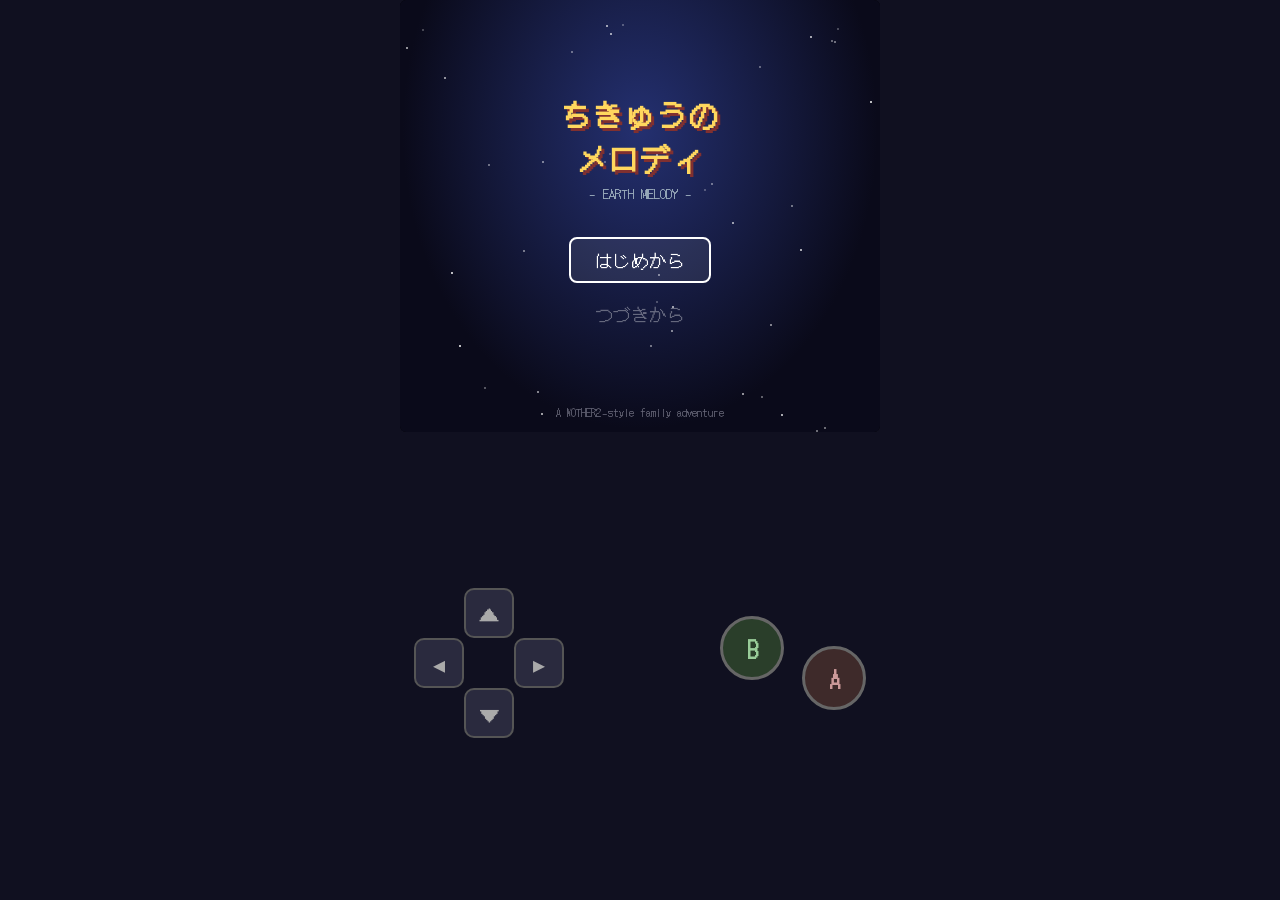
<file: tikyunomelody/tikyunomelody.html>
<!DOCTYPE html>
<html lang="ja">
<head>
<meta charset="UTF-8">
<meta name="viewport" content="width=device-width, initial-scale=1.0, maximum-scale=1.0, user-scalable=no, viewport-fit=cover">
<meta name="apple-mobile-web-app-capable" content="yes">
<meta name="mobile-web-app-capable" content="yes">
<meta name="apple-mobile-web-app-status-bar-style" content="black-translucent">
<meta name="apple-mobile-web-app-title" content="ちきゅうのメロディ">
<meta name="theme-color" content="#101020">
<title>ちきゅうのメロディ EARTH MELODY</title>
<!-- アイコン(インラインSVG・外部通信ゼロ) -->
<link rel="icon" href="data:image/svg+xml,%3Csvg xmlns='http://www.w3.org/2000/svg' viewBox='0 0 64 64'%3E%3Crect width='64' height='64' rx='12' fill='%23101840'/%3E%3Ccircle cx='32' cy='34' r='16' fill='%234a9ce8'/%3E%3Cpath d='M20 30q12-10 24 0' stroke='%236cbf45' stroke-width='5' fill='none'/%3E%3Ctext x='32' y='20' font-size='14' text-anchor='middle' fill='%23ffd75e'%3E%E2%99%AA%3C/text%3E%3C/svg%3E">
<link rel="apple-touch-icon" href="data:image/svg+xml,%3Csvg xmlns='http://www.w3.org/2000/svg' viewBox='0 0 180 180'%3E%3Crect width='180' height='180' fill='%23101840'/%3E%3Ccircle cx='90' cy='96' r='46' fill='%234a9ce8'/%3E%3Cpath d='M54 84q36-30 72 0' stroke='%236cbf45' stroke-width='13' fill='none'/%3E%3Ctext x='90' y='56' font-size='40' text-anchor='middle' fill='%23ffd75e'%3E%E2%99%AA%3C/text%3E%3C/svg%3E">
<link rel="manifest" href="data:application/json,%7B%22name%22%3A%22%E3%81%A1%E3%81%8D%E3%82%85%E3%81%86%E3%81%AE%E3%83%A1%E3%83%AD%E3%83%87%E3%82%A3%22%2C%22short_name%22%3A%22%E3%83%A1%E3%83%AD%E3%83%87%E3%82%A3%22%2C%22start_url%22%3A%22.%22%2C%22scope%22%3A%22.%22%2C%22display%22%3A%22standalone%22%2C%22orientation%22%3A%22portrait%22%2C%22background_color%22%3A%22%23101020%22%2C%22theme_color%22%3A%22%23101020%22%2C%22icons%22%3A%5B%7B%22src%22%3A%22data%3Aimage%2Fsvg%2Bxml%2C%253Csvg%2520xmlns%253D%2527http%253A%252F%252Fwww.w3.org%252F2000%252Fsvg%2527%2520viewBox%253D%25270%25200%2520180%2520180%2527%253E%253Crect%2520width%253D%2527180%2527%2520height%253D%2527180%2527%2520fill%253D%2527%2523101840%2527%252F%253E%253Ccircle%2520cx%253D%252790%2527%2520cy%253D%252796%2527%2520r%253D%252746%2527%2520fill%253D%2527%25234a9ce8%2527%252F%253E%253C%252Fsvg%253E%22%2C%22sizes%22%3A%22180x180%22%2C%22type%22%3A%22image%2Fsvg%2Bxml%22%2C%22purpose%22%3A%22any%22%7D%5D%7D">
<link href="https://fonts.googleapis.com/css2?family=DotGothic16&display=swap" rel="stylesheet">
<style>
  * { margin:0; padding:0; box-sizing:border-box; -webkit-tap-highlight-color:transparent; user-select:none; -webkit-user-select:none; touch-action:manipulation; }
  html,body { height:100%; background:#101020; overflow:hidden; }
  body { font-family:'DotGothic16','Hiragino Maru Gothic ProN',monospace; color:#fff;
         display:flex; flex-direction:column; align-items:center;
         padding:env(safe-area-inset-top) env(safe-area-inset-right) env(safe-area-inset-bottom) env(safe-area-inset-left); }
  #stage { position:relative; width:100%; max-width:480px; flex:0 0 auto; }
  canvas { display:block; width:100%; image-rendering:pixelated; background:#000; border-radius:6px; }

  /* ====== 会話ウィンドウ (MOTHER風) ====== */
  .win { background:#101840; border:3px solid #fff; border-radius:10px; box-shadow:0 0 0 3px #101840, 4px 4px 0 rgba(0,0,0,.5); }
  #dialog { position:absolute; left:2%; right:2%; bottom:3%; padding:10px 12px 16px; min-height:84px;
            font-size:16px; line-height:1.65; display:none; z-index:20; }
  #dialog .name { color:#ffd75e; }
  #dialog .next { position:absolute; right:10px; bottom:4px; animation:bl .7s infinite; }
  @keyframes bl { 50%{opacity:0} }
  #choices { position:absolute; right:4%; bottom:120px; padding:8px 14px; display:none; z-index:21; font-size:17px; }
  #choices div { padding:4px 6px 4px 22px; position:relative; }
  #choices div.sel::before { content:"▶"; position:absolute; left:0; }

  /* ====== HUD ====== */
  #hud { position:absolute; top:6px; left:6px; z-index:5; font-size:12px; background:rgba(16,24,64,.75);
         border:2px solid #fff; border-radius:8px; padding:4px 8px; line-height:1.5; pointer-events:none; }

  /* ====== コントローラ ====== */
  #pad { width:100%; max-width:480px; flex:1; display:flex; align-items:center; justify-content:space-between;
         padding:10px 14px 16px; }
  #dpad { position:relative; width:150px; height:150px; }
  .dbtn { position:absolute; width:50px; height:50px; background:#2a2a3e; border:2px solid #555; border-radius:10px;
          display:flex; align-items:center; justify-content:center; font-size:20px; color:#aaa; }
  .dbtn:active, .dbtn.on { background:#4a4a6e; color:#fff; }
  #d-up{left:50px;top:0} #d-down{left:50px;top:100px} #d-left{left:0;top:50px} #d-right{left:100px;top:50px}
  #abtns { display:flex; gap:18px; align-items:flex-end; }
  .ab { width:64px; height:64px; border-radius:50%; border:3px solid #666; display:flex; align-items:center; justify-content:center;
        font-size:22px; font-weight:bold; }
  #btnB { background:#2a3e2a; color:#9c9; margin-bottom:30px; }
  #btnA { background:#3e2a2a; color:#c99; }
  .ab:active { filter:brightness(1.6); }

  /* ====== メニュー ====== */
  #menu { position:absolute; top:6px; right:6px; z-index:25; padding:8px 4px; display:none; min-width:130px; font-size:16px; }
  #menu div { padding:6px 10px 6px 26px; position:relative; }
  #menu div.sel::before { content:"▶"; position:absolute; left:8px; }
  #subwin { position:absolute; top:6px; left:4%; right:38%; z-index:26; padding:10px; display:none; font-size:14px; line-height:1.7; max-height:84%; overflow-y:auto; }
  #subwin.statwin { right:4%; font-size:13px; line-height:1.55; }
  #subwin.statwin hr { margin:5px 0; }
  #subwin .sel::before { content:"▶"; margin-right:2px; }

  /* ====== バトル ====== */
  #battle { position:absolute; inset:0; z-index:40; display:none; flex-direction:column; border-radius:6px; overflow:hidden; background:#0a0612; }
  #bbg { position:absolute; inset:0; }
  #benemies { position:relative; flex:1; display:flex; align-items:center; justify-content:center; gap:24px; z-index:2; }
  .bfoe { text-align:center; transition:opacity .4s, transform .1s; }
  .bfoe .icon { font-size:64px; filter:drop-shadow(0 4px 6px rgba(0,0,0,.5)); }
  .bfoe .ficon { width:80px; height:80px; image-rendering:pixelated; display:block; filter:drop-shadow(0 4px 6px rgba(0,0,0,.5)); }
  .bfoe .fname { font-size:12px; background:rgba(0,0,0,.55); border-radius:6px; padding:1px 6px; margin-top:2px; }
  .bfoe.dead { opacity:0; transform:scale(.2); }
  .bfoe.hit { animation:shake .25s; }
  @keyframes shake { 25%{transform:translateX(-8px)} 75%{transform:translateX(8px)} }
  #bparty { position:relative; z-index:2; display:flex; gap:4px; justify-content:center; padding:0 4px 4px; }
  .pcard { background:#101840; border:2px solid #fff; border-radius:8px; padding:3px 6px; font-size:11px; min-width:72px; text-align:center; }
  .pcard.act { border-color:#ffd75e; box-shadow:0 0 8px #ffd75e; }
  .pcard .hp { color:#8f8; } .pcard .pp { color:#8cf; }
  .pcard.ko { opacity:.4; }
  #bmsg { position:relative; z-index:2; margin:0 4px 4px; padding:8px 10px; min-height:58px; font-size:15px; line-height:1.6; }
  #bcmds { position:relative; z-index:2; display:none; grid-template-columns:1fr 1fr; gap:4px; margin:0 4px 4px; }
  .bcmd { background:#101840; border:2px solid #fff; border-radius:8px; padding:9px 4px; text-align:center; font-size:15px; }
  .bcmd:active { background:#2a3a80; }
  .bcmd.dis { opacity:.4; }
  #blist { position:absolute; left:4%; right:4%; bottom:8px; z-index:46; margin:0; padding:8px 12px;
           display:none; max-height:64%; overflow-y:auto; font-size:15px; line-height:1.9;
           box-shadow:0 6px 26px rgba(0,0,0,.6); }
  #blist div:active { color:#ffd75e; }

  /* ====== タイトル ====== */
  #title { position:absolute; inset:0; z-index:50; display:flex; flex-direction:column; align-items:center; justify-content:center;
           background:radial-gradient(ellipse at 50% 30%, #243070, #0a0a1a 70%); border-radius:6px; }
  #title h1 { font-size:30px; letter-spacing:2px; color:#ffd75e; text-shadow:3px 3px 0 #803030; margin-bottom:4px; text-align:center; }
  #title .sub { font-size:13px; color:#9ab; margin-bottom:30px; }
  #title .opt { font-size:18px; padding:8px 24px; margin:4px; border:2px solid transparent; border-radius:8px; }
  #title .opt.on { border-color:#fff; background:rgba(255,255,255,.08); }
  #title .credit { position:absolute; bottom:12px; font-size:11px; color:#667; }
  .spi { width:22px; height:22px; image-rendering:pixelated; vertical-align:-5px; margin-right:2px; }
  .nav { outline:2px solid #ffd75e; outline-offset:-1px; background:rgba(255,215,94,.14); border-radius:4px; }
  #subwin .tgt, #subwin .it, #subwin .ps { display:inline-block; width:100%; box-sizing:border-box; padding:1px 4px; }
  .star { position:absolute; background:#fff; width:2px; height:2px; border-radius:50%; animation:tw 2s infinite; }
  @keyframes tw { 50%{opacity:.2} }

  /* ====== 状態異常バッジ / HPロール ====== */
  .pcard .badge { display:inline-block; font-size:10px; border-radius:4px; padding:0 3px; margin-left:2px; }
  .pcard .b-doku { background:#7a3a8a; color:#f0c0ff; }
  .pcard .b-nemu { background:#2a5a8a; color:#bfe0ff; }
  .pcard.lowhp .hp { color:#ff6a6a; animation:lowbl .6s infinite; }
  @keyframes lowbl { 50%{opacity:.35} }

  /* ====== 戦闘演出オーバーレイ ====== */
  #bfx { position:absolute; inset:0; z-index:47; display:none; align-items:center; justify-content:center; pointer-events:none; }
  #bfx .smaaash { font-size:40px; font-weight:bold; color:#fff; letter-spacing:1px;
    text-shadow:0 0 6px #ff4, 4px 4px 0 #d83434, -2px -2px 0 #2858c8; animation:smash .55s ease-out forwards; }
  @keyframes smash { 0%{transform:scale(.2) rotate(-12deg); opacity:0;} 35%{transform:scale(1.25) rotate(4deg); opacity:1;} 100%{transform:scale(1) rotate(0); opacity:0;} }
  #bfx .stword { font-size:30px; font-weight:bold; animation:stpop .8s ease-out forwards; }
  @keyframes stpop { 0%{transform:translateY(10px); opacity:0;} 25%{opacity:1;} 100%{transform:translateY(-18px); opacity:0;} }
  #flashlayer { position:absolute; inset:0; z-index:44; background:#fff; opacity:0; pointer-events:none; }
  #bbg.bgboss { inset:-45%; background:repeating-conic-gradient(from 0deg at 50% 45%, #5a1030 0 12deg, #20062a 12deg 24deg); transform-origin:center center; animation:bgspin 7s linear infinite, hue 5s linear infinite; }
  @keyframes bgspin { from{ transform:rotate(0deg) scale(1.15); } to{ transform:rotate(360deg) scale(1.15); } }
  #toast { position:absolute; left:50%; top:18%; transform:translateX(-50%); z-index:30; padding:6px 14px;
    font-size:14px; display:none; white-space:nowrap; }
</style>
</head>
<body>
<div id="stage">
  <canvas id="cv" width="320" height="288"></canvas>
  <div id="hud"></div>
  <div id="dialog" class="win"><span id="dtext"></span><span class="next">▼</span></div>
  <div id="choices" class="win"></div>
  <div id="menu" class="win"></div>
  <div id="subwin" class="win"></div>

  <div id="battle">
    <div id="bbg"></div>
    <div id="flashlayer"></div>
    <div id="benemies"></div>
    <div id="bparty"></div>
    <div id="blist" class="win"></div>
    <div id="bcmds"></div>
    <div id="bmsg" class="win"></div>
    <div id="bfx"></div>
  </div>

  <div id="toast" class="win"></div>

  <div id="title">
    <h1>ちきゅうの<br>メロディ</h1>
    <div class="sub">- EARTH MELODY -</div>
    <div class="opt" id="optNew">はじめから</div>
    <div class="opt" id="optCont">つづきから</div>
    <div class="credit">A MOTHER2-style family adventure</div>
  </div>
</div>

<div id="pad">
  <div id="dpad">
    <div class="dbtn" id="d-up">▲</div>
    <div class="dbtn" id="d-left">◀</div>
    <div class="dbtn" id="d-right">▶</div>
    <div class="dbtn" id="d-down">▼</div>
  </div>
  <div id="abtns">
    <div class="ab" id="btnB">B</div>
    <div class="ab" id="btnA">A</div>
  </div>
</div>
<script>
"use strict";
/* =================================================================
   ちきゅうのメロディ EARTH MELODY  (MOTHER2風 家族RPG)
   主人公: るい(女のコ) / おとうと: とき(男のコ) / 黒柴: 琥太郎 / ママ / パパ(でんわ)
   ================================================================= */
const $ = id => document.getElementById(id);
const cv = $('cv'), ctx = cv.getContext('2d');
const TS = 32, VW = 10, VH = 9;

/* ---------------- サウンド (Web Audio) ---------------- */
let AC = null;
function ac(){
  if(!AC){ try{ AC = new (window.AudioContext||window.webkitAudioContext)(); }catch(e){} }
  if(AC){
    if(AC.state==='suspended') AC.resume();
    if(typeof BGM!=='undefined' && BGM.want && !BGM.cur && typeof playBGM==='function') playBGM(BGM.want);
  }
  return AC;
}
function beep(freq, dur=0.07, type='square', vol=0.05, when=0){
  const a = ac(); if(!a) return;
  const o = a.createOscillator(), g = a.createGain();
  o.type = type; o.frequency.value = freq;
  g.gain.setValueAtTime(vol, a.currentTime+when);
  g.gain.exponentialRampToValueAtTime(0.001, a.currentTime+when+dur);
  o.connect(g); g.connect(a.destination);
  o.start(a.currentTime+when); o.stop(a.currentTime+when+dur+0.02);
}
const SE = {
  ok:   ()=>beep(880,.06),
  move: ()=>beep(440,.03,'square',.02),
  hit:  ()=>{beep(180,.1,'sawtooth',.08); beep(120,.12,'sawtooth',.06,.04);},
  heal: ()=>{beep(660,.08,'sine',.06); beep(990,.12,'sine',.06,.08);},
  lvup: ()=>{[523,659,784,1047].forEach((f,i)=>beep(f,.12,'square',.05,i*.1));},
  dead: ()=>{[400,300,200,120].forEach((f,i)=>beep(f,.15,'sawtooth',.06,i*.12));},
  crit: ()=>{[1200,300,900,200].forEach((f,i)=>beep(f,.09,'sawtooth',.09,i*.04)); beep(140,.22,'sawtooth',.07,.04);},
  tick: ()=>beep(1320,.018,'square',.02),
  poison:()=>{beep(300,.12,'sawtooth',.05); beep(220,.14,'sawtooth',.05,.07);},
  sleep:()=>{[660,560,460,360].forEach((f,i)=>beep(f,.13,'sine',.045,i*.08));},
};
/* メロディ8音 (サウンドストーン風) */
const MELODY = [523,659,784,880,784,659,587,523];
function playMelody(n){
  if(typeof pauseBGM==='function') pauseBGM(n*320+600);
  for(let i=0;i<n;i++) beep(MELODY[i], .28, 'triangle', .08, i*.32);
}

/* ---------------- アイテム ---------------- */
const ITEMS = {
  onigiri:  {n:'おにぎり',      heal:35,  price:30,  d:'HPを 35 かいふくする'},
  herb:     {n:'いやしのハーブ', heal:60,  price:60,  d:'HPを 60 かいふくする'},
  juice:    {n:'PPジュース',    pp:25,    price:80,  d:'PPを 25 かいふくする'},
  curry:    {n:'ママのカレー',   full:1,   price:250, d:'HPとPPが ぜんかいふく！'},
  bone:     {n:'こだわりのホネ', heal:50,  price:50,  d:'HP50かいふく。琥太郎が よろこぶ'},
};

/* ---------------- サイ(超能力) ---------------- */
const PSI = {
  spark:  {n:'サイ・スパーク',  pp:4,  type:'atk1', pow:1.9, lv:1,  who:'rui',  d:'敵1体に ねんりきの いなずま'},
  flash:  {n:'サイ・フラッシュ', pp:10, type:'atkA', pow:1.4, lv:7,  who:'rui',  d:'敵ぜんたいを ひかりで こうげき'},
  nova:   {n:'サイ・ノヴァ',    pp:18, type:'atk1', pow:3.6, lv:11, who:'rui',  d:'ばくはつする ほしの ちから'},
  heal:   {n:'サイ・ヒーリング', pp:5,  type:'heal', pow:55,  lv:1,  who:'tokia',d:'なかま1人の HPを55かいふく'},
  shield: {n:'サイ・シールド',  pp:6,  type:'buff', pow:0,   lv:6,  who:'tokia',d:'みんなの ぼうぎょが あがる'},
  mheal:  {n:'メガヒーリング',  pp:12, type:'healA',pow:60,  lv:10, who:'tokia',d:'なかまぜんいんの HPかいふく'},
  bark:   {n:'びりびりボイス',  pp:3,  type:'debuf',pow:0,   lv:1,  who:'kota', d:'ほえて 敵ぜんたいの ぼうぎょダウン'},
  rush:   {n:'いなずまダッシュ', pp:6,  type:'atk1', pow:2.6, lv:8,  who:'kota', d:'黒いいなずまと かす とっしん'},
};

/* ---------------- 敵 ---------------- */
const FOES = {
  hato:   {n:'イラつきハト',     e:'🐦', hp:16,  atk:7,  def:2,  spd:5,  exp:5,   g:8},
  slug:   {n:'ごきげんナメクジ', e:'🐌', hp:14,  atk:5,  def:1,  spd:2,  exp:4,   g:6},
  chari:  {n:'あばれじてんしゃ', e:'🚲', hp:24,  atk:10, def:3,  spd:7,  exp:9,   g:14},
  crow:   {n:'あばれガラス',     e:'🦅', hp:70,  atk:12, def:4,  spd:8,  exp:40,  g:60,  boss:1},
  kinoko: {n:'おしゃべりキノコ', e:'🍄', hp:22,  atk:9,  def:3,  spd:4,  exp:8,   g:12},
  risu:   {n:'けんかっぱやリス', e:'🐿️', hp:26,  atk:11, def:4,  spd:9,  exp:11,  g:15},
  boar:   {n:'もりのぬし キバまる', e:'🐗', hp:130, atk:16, def:6, spd:6, exp:90, g:140, boss:1},
  sarari: {n:'つかれたサラリーマン', e:'🕴️', hp:34, atk:13, def:5, spd:5, exp:15, g:30},
  kobun:  {n:'チンピラのこぶん', e:'🧢', hp:38,  atk:15, def:6,  spd:7,  exp:18,  g:35},
  ginji:  {n:'サングラスのギンジ', e:'😎', hp:190, atk:20, def:8, spd:9, exp:160, g:280, boss:1},
  kani:   {n:'はしゃぎガニ',     e:'🦀', hp:40,  atk:16, def:10, spd:5,  exp:22,  g:34},
  kamome: {n:'ヤミツキカモメ',   e:'🕊️', hp:36,  atk:18, def:5,  spd:11, exp:24,  g:36},
  ika:    {n:'ボスゲソ',         e:'🦑', hp:260, atk:24, def:10, spd:8,  exp:260, g:420, boss:1},
  bat:    {n:'ねぼけコウモリ',   e:'🦇', hp:42,  atk:20, def:7,  spd:13, exp:30,  g:40},
  golem:  {n:'いしころゴーレム', e:'🪨', hp:60,  atk:22, def:16, spd:3,  exp:42,  g:55},
  dragon: {n:'ねぼけドラゴン',   e:'🐉', hp:380, atk:30, def:13, spd:10, exp:500, g:700, boss:1},
  kakera: {n:'ノイズのかけら',   e:'👾', hp:70,  atk:26, def:11, spd:12, exp:60,  g:70},
  noise:  {n:'こころを たべるもの ノイズ', e:'🌀', hp:9999, atk:34, def:99, spd:15, exp:0, g:0, boss:1, final:1},
};

/* ---------------- マップ ---------------- */
/* 凡例: .草 F花 =道 T/t木 ~水 M岩 R屋根 W壁 D/Eドア b砂 C洞窟床 c洞窟壁 n闇床 N闇壁 */
const MAPS = {
town: { name:'ひだまりタウン', enc:null,
 grid:[
  "TTTTTTT==TTTTTTT",
  "T..F...==...F..T",
  "T.RRR..==..RRR.T",
  "T.RDR..==..RER.T",
  "T..=...==...=..T",
  "T..==========..T",
  "T..=...==..F...T",
  "T..=.TT==......T",
  "T..=.TT==..~~..T",
  "T..======..~~..T",
  "T..F...==......T",
  "T......==..T...T",
  "T..F...==....F.T",
  "TTTTTTTTTTTTTTTT"],
 doors:[{x:3,y:3,to:'home',tx:4,ty:4},{x:12,y:3,to:'shop1',tx:4,ty:4}],
 exits:[{side:'n',min:7,max:8,to:'urayama',tx:0,ty:10,keepX:true}],
},
home: { name:'るいのいえ', enc:null, indoor:1,
 grid:[
  "WWWWWWWWW",
  "WiiiiiiiW",
  "WiiiiiiiW",
  "WiiiiiiiW",
  "WiiiiiiiW",
  "WWWWDWWWW"],
 doors:[{x:4,y:5,to:'town',tx:3,ty:4}],
 exits:[],
},
shop1: { name:'タウンのみせ', enc:null, indoor:1,
 grid:[
  "WWWWWWWWW",
  "WiiiiiiiW",
  "WiiiiiiiW",
  "WiiiiiiiW",
  "WiiiiiiiW",
  "WWWWDWWWW"],
 doors:[{x:4,y:5,to:'town',tx:12,ty:4}],
 exits:[],
},
urayama: { name:'うらやま', enc:{rate:.07,groups:[['hato'],['slug'],['hato','slug'],['chari']]},
 grid:[
  "MMMMMMMMMMMMMMMM",
  "M......M...F...M",
  "M.MM......MM...M",
  "M....MMM......MM",
  "MM.......M.....M",
  "M...MM...M.MM..M",
  "M.M......M......",
  "M.M..MMM....MM.M",
  "M......M.......M",
  "M.MM...M..MM...M",
  "M.......=......M",
  "MMMMMMM==MMMMMMM"],
 doors:[],
 exits:[{side:'s',min:7,max:8,to:'town',tx:0,ty:1,keepX:true},
        {side:'e',min:6,max:6,to:'forest',tx:1,ty:4}],
},
forest: { name:'きたのもり', enc:{rate:.08,groups:[['kinoko'],['risu'],['kinoko','risu'],['slug','slug'],['risu','risu']]},
 grid:[
  "TTTTTTTTTTTTTTTTTT",
  "T....T...T.....F.T",
  "T.TT...T....TT...T",
  "T....T...T.......T",
  "......T....T.TT..T",
  "T.T....T.........T",
  "T...TT....T..TT..T",
  "T.T......T........",
  "T...T..TT....T...T",
  "T.TT......TT.....T",
  "T....T.......T.F.T",
  "TTTTTTTTTTTTTTTTTT"],
 doors:[],
 exits:[{side:'w',min:4,max:4,to:'urayama',tx:14,ty:6},
        {side:'e',min:7,max:7,to:'kazemachi',tx:1,ty:7}],
},
kazemachi: { name:'カゼマチシティ',
 enc:{rate:.06,groups:[['sarari'],['kobun'],['chari','chari'],['kobun','sarari']],off:f=>f.b_ginji},
 grid:[
  "TTTTTTTTTTTTTTTTTT",
  "T..RRR...F.RRR...T",
  "T..RRR.....RER...T",
  "T...=.......=....T",
  "T...=========....T",
  "T...=...F...=....T",
  "T.F.=..RRR..=..F.T",
  "....=..RRR..=....T",
  "T...=..RRR..=....T",
  "T...==========...T",
  "T......F....=....T",
  "T..T........=..T.T",
  "T.....F.....=....T",
  "TTTTTTTTTTTT==TTTT"],
 doors:[{x:12,y:2,to:'shop2',tx:4,ty:4}],
 exits:[{side:'w',min:7,max:7,to:'forest',tx:16,ty:7},
        {side:'s',min:12,max:13,to:'beach',tx:0,ty:1,keepX:true}],
},
shop2: { name:'カゼマチのみせ', enc:null, indoor:1,
 grid:[
  "WWWWWWWWW",
  "WiiiiiiiW",
  "WiiiiiiiW",
  "WiiiiiiiW",
  "WiiiiiiiW",
  "WWWWDWWWW"],
 doors:[{x:4,y:5,to:'kazemachi',tx:12,ty:3}],
 exits:[],
},
beach: { name:'しおかぜビーチ', enc:{rate:.07,groups:[['kani'],['kamome'],['kani','kamome'],['sarari','kamome']]},
 grid:[
  "TTTTTTTTTTTT==TTTT",
  "T...........=...FT",
  "T....bbbbbbbbbb..T",
  "TbbbbbbbbbbbbbbbMM",
  "TbbbbbbbbbbbbbbbbD",
  "TbbbbbbbbbbbbbbbMM",
  "TbbbbbbbbbbbbbbbbT",
  "Tb~~bbbbbbbbb~~bbT",
  "T~~~~~bbbbb~~~~~~T",
  "T~~~~~~~~~~~~~~~~T",
  "T~~~~~~~~~~~~~~~~T",
  "TTTTTTTTTTTTTTTTTT"],
 doors:[{x:17,y:4,to:'cave',tx:1,ty:11}],
 exits:[{side:'n',min:12,max:13,to:'kazemachi',tx:0,ty:12,keepX:true}],
},
cave: { name:'ねむりのどうくつ', enc:{rate:.09,groups:[['bat'],['golem'],['bat','bat'],['bat','golem']]},
 grid:[
  "cccccccccccccccc",
  "cCCCCcCCCCCCCCCc",
  "cCccCcCccccCCcCc",
  "cCCCCCCCCccCCCCc",
  "ccccCccCCCCCCccc",
  "cCCCCCCCcccCCCCc",
  "cCcccCccCCCCCcCc",
  "cCCCCCCCCCcCCCCc",
  "cCccCcccCCCCcCCc",
  "cCCCCCCCCCCCCCCc",
  "ccCccCccCcccCcCc",
  "cCCCCCCCCCCCCCCc",
  "cDCCCCcCCCcCCCCc",
  "cccccccccccccccc"],
 doors:[{x:1,y:12,to:'beach',tx:16,ty:4}],
 exits:[],
},
noise: { name:'ノイズのす', enc:{rate:.08,groups:[['kakera'],['kakera','kakera']],off:f=>f.clear},
 grid:[
  "NNNNNNNNNNNNNN",
  "NnnnnnnnnnnnnN",
  "NnNNnnNNnnNNnN",
  "NnnnnnnnnnnnnN",
  "NnnNNnnnnNNnnN",
  "NnnnnnnnnnnnnN",
  "NnNNnnNNnnNNnN",
  "NnnnnnnnnnnnnN",
  "NnnnnnnnnnnnnN",
  "NnNNnnnnnnNNnN",
  "NnnnnnnnnnnnnN",
  "NNNNNNNNNNNNNN"],
 doors:[],
 exits:[],
},
};

/* ---------------- キャラクター ---------------- */
const CHARDEF = {
  rui:  {n:'るい',   e:'👧', base:{hp:34,pp:12,atk:7,def:5,spd:6}, grow:{hp:7,pp:3,atk:2.4,def:1.6,spd:1.2}},
  tokia:{n:'とき', e:'🧒', base:{hp:28,pp:16,atk:5,def:5,spd:5}, grow:{hp:6,pp:4,atk:1.6,def:1.5,spd:1.2}},
  kota: {n:'琥太郎', e:'🐶', base:{hp:32,pp:8, atk:8,def:4,spd:9}, grow:{hp:7,pp:2,atk:2.6,def:1.2,spd:1.8}},
};
const expToNext = lv => lv*lv*6;
function makeChar(id){
  const d = CHARDEF[id], b = d.base;
  return {id, n:d.n, e:d.e, lv:1, exp:0, next:expToNext(1),
          hp:b.hp, mhp:b.hp, thp:b.hp, pp:b.pp, mpp:b.pp,
          atk:b.atk, def:b.def, spd:b.spd};
}
function psiList(c, fieldOnly){
  return Object.entries(PSI).filter(([k,p]) =>
    p.who===c.id && c.lv>=p.lv && (!fieldOnly || p.type==='heal'||p.type==='healA'));
}

/* ---------------- 状態 ---------------- */
let S = null;
function newState(){
  return { map:'home', x:4, y:3, dir:'down', money:80, steps:0,
           flags:{}, inv:{onigiri:2, herb:1}, trail:[],
           party:[makeChar('rui')] };
}
const F = () => S.flags;
const mc = () => ['m1','m2','m3','m4','m5','m6','m7','m8'].filter(k=>F()[k]).length;

/* ---------------- セーブ ---------------- */
/* セーブ先の自動判定:
   - Claudeアプリ/Claude.ai内 → window.storage (アカウントに紐づくクラウド保存)
   - Safari等の単体ブラウザ   → localStorage (端末内保存) にフォールバック */
function hasWS(){ try{ return !!(window.storage && window.storage.set); }catch(e){ return false; } }
async function saveGame(){
  const data = JSON.stringify(S);
  try{
    if(hasWS()){ const r = await window.storage.set('em_save', data); return !!r; }
    localStorage.setItem('em_save', data); return true;
  }catch(e){ return false; }
}
async function loadGame(){
  try{
    let raw = null;
    if(hasWS()){ const r = await window.storage.get('em_save'); raw = r && r.value; }
    else raw = localStorage.getItem('em_save');
    const sv = raw ? JSON.parse(raw) : null;
    if(sv && sv.party) sv.party.forEach(c=>{ if(CHARDEF[c.id]){ c.n = CHARDEF[c.id].n; c.e = CHARDEF[c.id].e; } if(c.thp===undefined) c.thp = c.hp; });
    return sv;
  }catch(e){ return null; }
}

/* ---------------- 入力 ---------------- */
const held = {up:0,down:0,left:0,right:0};
let aHandlers = [];
function onceA(fn){ aHandlers.push(fn); }
function fireA(){ const h = aHandlers.splice(0); h.forEach(f=>f()); }
function bindHold(id, key){
  const el = $(id);
  const on  = e=>{e.preventDefault(); held[key]=1; el.classList.add('on');};
  const off = e=>{e.preventDefault(); held[key]=0; el.classList.remove('on');};
  el.addEventListener('touchstart',on,{passive:false});
  el.addEventListener('touchend',off); el.addEventListener('touchcancel',off);
  el.addEventListener('mousedown',on); el.addEventListener('mouseup',off); el.addEventListener('mouseleave',off);
}
bindHold('d-up','up'); bindHold('d-down','down'); bindHold('d-left','left'); bindHold('d-right','right');
let aDown = false, bDown = false, talkCool = 0;
function bindBtn(id, fn){
  const el = $(id);
  const h = e=>{e.preventDefault(); ac(); fn();};
  el.addEventListener('touchstart',h,{passive:false});
  el.addEventListener('mousedown',h);
}
bindBtn('btnA', ()=>{ aDown=true; if(!navPick()) fireA(); });
bindBtn('btnB', ()=>{ bDown=true; if(!navCancel()) onB(); });

/* ---------------- カーソルナビ（十字キー＋A/Bで全UI操作） ---------------- */
let NAV = null;
function navVisible(el){ if(!el || !el.isConnected) return false;
  const r = el.getBoundingClientRect(); return r.width>0 && r.height>0; }
function navStale(){ return NAV && !navVisible(NAV.els[NAV.idx]); }
function navSet(els, opts={}){
  navClear();
  els = [...els];
  if(!els.length) return;
  NAV = { els, idx:Math.min(opts.idx||0, els.length-1), cols:opts.cols||1, onCancel:opts.onCancel||null };
  navPaint();
}
function navPaint(){ NAV.els.forEach((el,i)=>el.classList.toggle('nav', i===NAV.idx)); }
function navClear(){ if(NAV) NAV.els.forEach(el=>el.classList.remove('nav')); NAV = null; }
function navMove(dx, dy){
  if(!NAV) return false;
  if(navStale()){ navClear(); return false; }
  const n = NAV.els.length;
  NAV.idx = (((NAV.idx + dx + dy*NAV.cols) % n) + n) % n;
  navPaint(); SE.move(); return true;
}
function navPick(){
  if(!NAV) return false;
  if(navStale()){ navClear(); return false; }
  const el = NAV.els[NAV.idx]; navClear();
  el.dispatchEvent(new MouseEvent('mousedown', {cancelable:true, bubbles:false}));
  return true;
}
function navCancel(){
  if(!NAV) return false;
  if(navStale()){ navClear(); return false; }
  if(!NAV.onCancel) return false;
  const f = NAV.onCancel; navClear(); SE.ok(); f(); return true;
}
setInterval(()=>{
  if(!NAV) return;
  if(held.up){ navMove(0,-1); held.up=0; }
  else if(held.down){ navMove(0,1); held.down=0; }
  else if(held.left){ navMove(-1,0); held.left=0; }
  else if(held.right){ navMove(1,0); held.right=0; }
}, 90);
window.addEventListener('keydown',e=>{
  if(e.repeat) return;
  if(e.key==='ArrowUp')held.up=1; if(e.key==='ArrowDown')held.down=1;
  if(e.key==='ArrowLeft')held.left=1; if(e.key==='ArrowRight')held.right=1;
  if(e.key==='z'||e.key===' '||e.key==='Enter'){ac(); if(e.repeat) return; if(!navPick()){ fireA(); aDown = true; }}
  if(e.key==='x'||e.key==='Escape'){ac(); if(!navCancel()) onB();}
  if(e.key==='x'||e.key==='Escape'){ac(); onB();}
});
window.addEventListener('keyup',e=>{
  if(e.key==='ArrowUp')held.up=0; if(e.key==='ArrowDown')held.down=0;
  if(e.key==='ArrowLeft')held.left=0; if(e.key==='ArrowRight')held.right=0;
});
$('dialog').addEventListener('touchstart',e=>{e.preventDefault(); fireA();},{passive:false});
$('dialog').addEventListener('mousedown',e=>{e.preventDefault(); fireA();});

/* ---------------- 会話システム ---------------- */
let busy = false;
function waitA(){ return new Promise(res=>onceA(res)); }
const sleep = ms => new Promise(r=>setTimeout(r,ms));
async function typeText(el, html){
  el.innerHTML = '';
  const tmp = document.createElement('div'); tmp.innerHTML = html;
  const full = html;
  let i = 0, done = false, plain = tmp.textContent;
  // 1文字ずつ(タグはまとめて)
  const reveal = async()=>{
    let out = '', n = 0, target = 0;
    while(!done){
      target++;
      // htmlを安全に部分表示: タグはスキップして一括
      let shown = '', cnt = 0, j = 0;
      while(j < full.length && cnt < target){
        if(full[j] === '<'){ const k = full.indexOf('>', j); shown += full.slice(j, k+1); j = k+1; }
        else { shown += full[j]; j++; cnt++; }
      }
      el.innerHTML = shown;
      if(cnt >= plain.length){ done = true; break; }
      await sleep(22);
    }
    el.innerHTML = full;
  };
  let skip = false;
  onceA(()=>{ skip = true; done = true; });
  await reveal();
  if(!skip) return; // すでに全表示
}
async function dialog(lines){
  busy = true;
  const box = $('dialog'), txt = $('dtext');
  box.style.display = 'block';
  for(const line of lines){
    SE.ok();
    await typeText(txt, line);
    txt.innerHTML = line;
    await waitA();
  }
  box.style.display = 'none';
  busy = false;
  aDown = false;
  talkCool = performance.now() + 300; // 会話直後の再トークを防ぐ
}
function say(name, text){ return `<span class="name">${name}</span><br>${text}`; }
async function choice(opts){
  busy = true;
  const c = $('choices'); c.innerHTML = ''; c.style.display = 'block';
  let sel = 0;
  const rows = opts.map((o,i)=>{
    const d = document.createElement('div'); d.textContent = o;
    d.addEventListener('touchstart',e=>{e.preventDefault(); sel=i; upd(); pick();},{passive:false});
    d.addEventListener('mousedown',e=>{e.preventDefault(); sel=i; upd(); pick();});
    c.appendChild(d); return d;
  });
  const upd = ()=>rows.forEach((r,i)=>r.classList.toggle('sel', i===sel));
  upd();
  let resolve; const p = new Promise(r=>resolve=r);
  let alive = true;
  const pick = ()=>{ if(!alive) return; alive=false; SE.ok(); c.style.display='none'; busy=false; resolve(sel); };
  const keyloop = setInterval(()=>{
    if(!alive){ clearInterval(keyloop); return; }
    if(held.up){ sel=(sel+opts.length-1)%opts.length; upd(); held.up=0; }
    if(held.down){ sel=(sel+1)%opts.length; upd(); held.down=0; }
  }, 80);
  onceA(()=>{}); // 直前のA残り消化
  const arm = ()=>onceA(()=>{ if(alive) pick(); else arm(); });
  setTimeout(arm, 100);
  return p;
}

/* ---------------- メロディ入手 ---------------- */
async function melodyGet(key){
  F()[key] = 1;
  const n = mc();
  busy = true;
  playMelody(n);
  await sleep(n*320+300);
  busy = false;
  await dialog([`<b>♪ メロディを おもいだした！</b><br>（${n} / 8）`]);
  if(n===8) return;
  const hints = {1:'つぎの メロディは <b>きたのもり</b>の おくから きこえる…',
    2:'つぎは ひがしの <b>カゼマチシティ</b>だ。にぎやかな おとに まじって…',
    3:'まちの どこかで <b>みずの おと</b>が うたっている…',
    4:'みなみの <b>しおかぜビーチ</b>。なみの おとの むこうに…',
    5:'ビーチの ひがしの <b>どうくつ</b>。ちいさな ひかりが よんでいる…',
    6:'おなじ どうくつの <b>おおきな クリスタル</b>が ねむっている…',
    7:'…さいごの メロディは <b>「ほしのこえ」</b>が しっている。どうくつの おくへ。'};
  if(hints[n]) await dialog([say('ほしのこえ', hints[n])]);
}

/* ---------------- 回復ヘルパ ---------------- */
function healAll(){ S.party.forEach(c=>{c.hp=c.mhp; c.thp=c.mhp; c.pp=c.mpp;}); }

/* ---------------- ショップ ---------------- */
async function shop(stock, keeper){
  await dialog([say(keeper,'いらっしゃい！ なにに する？')]);
  while(true){
    const opts = stock.map(k=>`${ITEMS[k].n} ${ITEMS[k].price}えん`).concat(['やめる']);
    const sel = await choice(opts);
    if(sel === stock.length){ await dialog([say(keeper,'まいど！ きをつけてな。')]); return; }
    const k = stock[sel], it = ITEMS[k];
    await dialog([`${it.n}：${it.d}`]);
    const ok = await choice(['かう','やめとく']);
    if(ok===0){
      if(S.money < it.price){ await dialog([say(keeper,'おかね たりてへんで？')]); continue; }
      S.money -= it.price; S.inv[k] = (S.inv[k]||0)+1; SE.heal();
      await dialog([`${it.n}を てにいれた！`]);
    }
  }
}

/* ---------------- パパ電話 ---------------- */
async function papaPhone(){
  await dialog([say('パパ','「もしもし。…おお、るいか！ がんばってるな。」'),
                say('パパ','「ぼうけんの きろくを つけておいたぞ。」')]);
  const ok = await saveGame();
  await dialog([ ok ? '<b>セーブしました！</b>' : 'セーブに しっぱいした…（つうしんエラー）']);
  const amt = S.party[0].lv*15 + 30;
  S.money += amt; SE.heal();
  await dialog([say('パパ','「それと おこづかいを <b>'+amt+'えん</b> ふりこんでおいた。むりは するなよ。」'),
                say('パパ','「パパは いま とおい まちで しゅっちょうちゅうだ。まどの そとを ノイズが とおっていったが、てを ふったら にげていったよ。」'),
                say('パパ','「ママと 琥太郎にも よろしくな。ガチャン…」')]);
}

/* ---------------- NPC ---------------- */
const NPCS = [
 /* --- いえ --- */
 {map:'home',x:2,y:2,e:'👩',name:'ママ', talk:async()=>{
   healAll(); SE.heal();
   const lines = [say('ママ','「おかえりなさい！ ごはん できてるわよ。」'),
                  '<b>ママの てりょうりだ！ みんなの HPとPPが ぜんかいふく！</b>'];
   if(F().clear) lines.push(say('ママ','「せかいを すくった ヒーローでも、うちでは わたしの こどもよ。」'));
   else if(mc()===0) lines.push(say('ママ','「うらやまに きをつけてね。タウンの きたから いけるわよ。」'));
   else lines.push(say('ママ','「メロディ、もう '+mc()+'つも あつめたの？ すごいじゃない！」'));
   await dialog(lines);
 }},
 {map:'home',x:7,y:1,e:'🛏️',name:'ベッド', talk:async()=>{
   const s = await choice(['やすむ','やすまない']);
   if(s===0){ healAll(); SE.heal(); await dialog(['ぐっすり ねむった…<br><b>HPとPPが ぜんかいふく！</b>']); }
 }},
 {map:'home',x:1,y:1,e:'📺',name:'テレビ', talk:async()=>{
   const n = mc();
   const news = n===0 ? '「ゆうべ うらやまに いんせき らっか。なお いんせきは “てれかくし” のため コメントを きょひ しています」'
     : n<3 ? '「カゼマチシティで “おとが おもい” との つうほう あいつぐ。せんもんかは “きの せいでしょう” と」'
     : n<5 ? '「しおかぜビーチに きょだいイカ。なみのりが うますぎて かんきゃくから はくしゅが おきる いっぱんも」'
     : n<8 ? '「ぜんこくで なぞの “ノイズ” を かんそく。「みていると なぜか なきたくなる」 との こえ おおく」'
     : '「せかいに へいわ もどる。なお なぞの かぞくは “ごはんの じかんなので” と いいのこし さっていきました」';
   await dialog([say('テレビ', news)]);
 }},
 {map:'home',x:5,y:2,e:'🧒',name:'とき', hide:f=>f.tokia, talk:async()=>{}},

 /* --- ひだまりタウン --- */
 {map:'town',x:9,y:6,e:'🪧',name:'かんばん', talk:async()=>{
   await dialog(['「ここは ひだまりタウン<br>　↑きた：うらやま<br>（すみに らくがき：“しあわせは あさごはんの においの なかに ある” ）」']);
 }},
 {map:'town',x:5,y:10,e:'🧓',name:'おじいさん', talk:async()=>{
   await dialog([say('おじいさん', F().m1?'「こしは ぬけたが、ふしぎと きぶんは ええ。ほしの かけらを ふんだ せいかのう」':'「ゆうべ ほしが おちての。わしの ゆめにも おちてきて、“すまんな” と あやまって いきよった」')]);
 }},
 {map:'town',x:10,y:7,e:'👦',name:'おとこのこ', talk:async()=>{
   await dialog([say('おとこのこ', F().kotaro?'「イヌが しゃべるなら、ぼくの きんぎょも そろそろ しゃべると おもうんだ。まいにち れんしゅう してる」':'「くろい イヌが うらやまへ ダッシュ！ あんなに はやい イヌ、はじめて みたよ！」')]);
 }},
 {map:'town',x:10,y:10,e:'📞',name:'でんわボックス', talk:papaPhone},
 {map:'town',x:13,y:11,e:'👩‍🌾',name:'おばさん', talk:async()=>{
   await dialog([say('おばさん','「カゼマチシティは もりを ぬけた ひがしよ。<br>とちゅうの きが たまに “こんにちは” って いうけど、わるいきじゃ ないから だいじょうぶ」')]);
 }},

 /* --- みせ --- */
 {map:'shop1',x:4,y:1,e:'🧑‍🍳',name:'みせのひと', talk:()=>shop(['onigiri','herb','juice'],'みせのひと')},
 {map:'shop2',x:4,y:1,e:'🧑‍🍳',name:'みせのひと', talk:()=>shop(['onigiri','herb','juice','bone','curry'],'みせのひと')},

 /* --- うらやま --- */
 {map:'urayama',x:9,y:1,e:'☄️',name:'いんせき', talk:async()=>{
   if(!F().m1){
     await dialog(['いんせきが ほんのり ひかっている…','どこからか <b>ちいさな メロディ</b>が きこえる…',
                   'そのとき！ <b>あばれガラス</b>が いんせきを よこどりしようと おそいかかってきた！']);
     const r = await battle(['crow']);
     if(r!=='win') return;
     await dialog(['いんせきに そっと ふれた……']);
     await melodyGet('m1');
     await dialog([say('？？？','「……きこえますか。わたしは <b>ほしのこえ</b>。」'),
       say('ほしのこえ','「ちきゅうの こころが “ノイズ”に たべられようと しています。」'),
       say('ほしのこえ','「<b>8つの メロディ</b>を あつめて、ちきゅうの うたを とりもどして……」'),
       '……こえは きえた。あたりに しずけさが もどる。']);
   } else {
     await dialog(['いんせきは あたたかく ひかっている。']);
   }
 }},
 {map:'urayama',x:10,y:1,e:'🐶',name:'琥太郎', hide:f=>!f.m1||f.kotaro, talk:async()=>{
   await dialog([say('琥太郎','「ワン！ ワンワン！」'),'いんせきの ひかりが 琥太郎を ふわりと つつんだ……',
     say('琥太郎','「ワン！……あれ？ ボク しゃべってる！？」'),
     say('琥太郎','「いんせきの ちからだ！ ねえ、ボクも つれてって！ はなが きくから やくにたつよ！」'),
     '<b>くろしばの 琥太郎が なかまに くわわった！</b>']);
   S.party.push(makeChar('kota'));
   const k = S.party[S.party.length-1];
   while(k.lv < Math.max(1, S.party[0].lv-1)){ k.exp = 0; levelUp(k, true); }
   k.hp = k.mhp; k.pp = k.mpp;
   F().kotaro = 1; SE.lvup();
 }},

 /* --- きたのもり --- */
 {map:'forest',x:8,y:3,e:'🐗',name:'キバまる', hide:f=>f.b_boar, talk:async()=>{
   await dialog([say('キバまる','「ブモモ…！ きりかぶに ちかづくな！ ここは オレの ひるねスポットだ！」'),
                 '<b>もりのぬし キバまるが おそいかかってきた！</b>']);
   const r = await battle(['boar']);
   if(r==='win'){ F().b_boar = 1;
     await dialog([say('キバまる','「ブモ…つよいな……きりかぶ、ゆずってやる。たいせつに しろよ」'),
                   'キバまるは もりの おくへ さっていった。']); }
 }},
 {map:'forest',x:8,y:2,e:'🪵',name:'おおきな きりかぶ', talk:async()=>{
   if(!F().b_boar){ await dialog(['きりかぶの ほうから メロディが きこえる…でも キバまるが じゃまで ちかづけない。']); return; }
   if(!F().m2){
     await dialog(['きりかぶに みみを あてた……','とおい むかしの もりの うたが ひびいてくる。']);
     await melodyGet('m2');
   } else await dialog(['きりかぶは しずかに ねむっている。']);
 }},
 {map:'forest',x:15,y:10,e:'🐿️',name:'リス', talk:async()=>{
   await dialog([say('リス','「カゼマチの ゲーセンまえ、こわい ひとたちが いるッス。でも あいさつ したら ちゃんと かえして くれたッス。なぞッス」')]);
 }},

 /* --- カゼマチシティ --- */
 {map:'kazemachi',x:9,y:9,e:'😎',name:'ギンジ', hide:f=>f.b_ginji, talk:async()=>{
   await dialog([say('ギンジ','「あ？ ガキと イヌが なんの ようだ。」'),
     say('ギンジ','「この スピーカーは オレさまの もんだ。ばくおんで まちを そめてやるぜ！」'),
     '<b>サングラスのギンジが ケンカを うってきた！</b>']);
   const r = await battle(['ginji']);
   if(r==='win'){ F().b_ginji = 1;
     await dialog([say('ギンジ','「ま、まいった……。おまえら、ただの かぞくじゃねえな…」'),
       say('ギンジ','「サングラス、おいてくぜ。オレは でなおす！」'),
       'ギンジは こぶんを つれて はしりさった。まちが しずかに なった。']); }
 }},
 {map:'kazemachi',x:8,y:9,e:'🔊',name:'スピーカー', talk:async()=>{
   if(!F().b_ginji){ await dialog(['ばくおんで なにも きこえない！ ギンジを どうにか しないと…']); return; }
   if(!F().m3){
     await dialog(['しずかに なった スピーカーから、やさしい ラジオの うたが ながれてきた……']);
     await melodyGet('m3');
   } else await dialog(['スピーカーは こきみよい おんがくを ながしている。']);
 }},
 {map:'kazemachi',x:9,y:5,e:'⛲',name:'ふんすい', talk:async()=>{
   if(!F().b_ginji){ await dialog(['ふんすいの おとが チンピラの ばくおんに かきけされている…']); return; }
   if(!F().m4){
     await dialog(['みずおとに みみを すませた……','ぴちょん、ぴちょん。みずの つぶが ふしぎな リズムを きざむ。']);
     await melodyGet('m4');
   } else await dialog(['ふんすいが きらきら ひかっている。']);
 }},
 {map:'kazemachi',x:5,y:10,e:'📞',name:'でんわボックス', talk:papaPhone},
 {map:'kazemachi',x:2,y:5,e:'👵',name:'おばあさん', talk:async()=>{
   await dialog([say('おばあさん', F().b_ginji?'「しずかに なって、じぶんの しんぞうの おとが きこえるわぁ。げんきな しょうこね」':'「ばくおんで おちゃが ゆれて、こまかい もようが できるの。ちょっとだけ きれいなのよ」')]);
 }},
 {map:'kazemachi',x:6,y:10,e:'🧢',name:'こぶん', hide:f=>f.b_ginji, talk:async()=>{
   await dialog([say('こぶん','「あ？ ギンジさんに ようか？ ……じつは オレ、おおきな おとが ちょっと にがてでよ。ナイショだぜ」')]);
 }},
 {map:'kazemachi',x:15,y:10,e:'🧑‍🎤',name:'バンドマン', talk:async()=>{
   await dialog([say('バンドマン','「みなみの ビーチで でっかいイカが あばれてるらしいぜ。なんでも 8ビートで すみを はくんだと。リズムは わるくないらしい」')]);
 }},

 /* --- しおかぜビーチ --- */
 {map:'beach',x:3,y:2,e:'🎣',name:'つりびと', talk:async()=>{
   await dialog([say('つりびと', F().m5?'「カイガラの おと、わしも きいたで。ええ おとや…なみが はくしゅ しとった」':'「あの カイガラ、ええ おとが するんやけど、ボスゲソが ひるねに つかっとってな。おこすと きげんが わるいんや」')]);
 }},
 {map:'beach',x:6,y:6,e:'🐚',name:'おおきなカイガラ', talk:async()=>{
   if(!F().m5){
     await dialog(['カイガラに みみを あてようとした そのとき……','<b>ボスゲソが カイガラの なかから とびだしてきた！</b>']);
     const r = await battle(['ika']);
     if(r!=='win') return;
     await dialog(['ボスゲソは すみを はいて うみへ にげていった。','あらためて カイガラに みみを あてた……']);
     await melodyGet('m5');
   } else await dialog(['カイガラから なみの こもりうたが きこえる。']);
 }},
 {map:'beach',x:12,y:2,e:'📞',name:'でんわボックス', talk:papaPhone},
 {map:'beach',x:15,y:6,e:'🪧',name:'かんばん', talk:async()=>{
   await dialog(['「→ひがし：ねむりのどうくつ<br>　ねるまえに セーブ すいしょう」']);
 }},

 /* --- ねむりのどうくつ --- */
 {map:'cave',x:4,y:5,e:'💎',name:'ちいさなクリスタル', talk:async()=>{
   if(!F().m6){
     await dialog(['クリスタルが チリン…と なった。','と おもったら <b>ねぼけコウモリが ぶつかってきた！</b>']);
     const r = await battle(['bat','bat']);
     if(r!=='win') return;
     await melodyGet('m6');
   } else await dialog(['クリスタルが チリンチリンと なっている。']);
 }},
 {map:'cave',x:14,y:1,e:'🔮',name:'おおきなクリスタル', talk:async()=>{
   if(!F().m7){
     await dialog(['おおきな クリスタルの まえに たった。','クリスタルの なかで なにかが ねがえりを うった……',
                   '<b>ねぼけドラゴンが めを さました！！</b>']);
     const r = await battle(['dragon']);
     if(r!=='win') return;
     await dialog([say('ドラゴン','「……ふぁ。ひさしぶりに よく ねた。おまえたち、いい うでだ」'),
                   say('ドラゴン','「クリスタルの うたを きいていけ。」')]);
     await melodyGet('m7');
   } else await dialog(['クリスタルの おくで ドラゴンが きもちよさそうに ねている。']);
 }},
 {map:'cave',x:13,y:11,e:'✨',name:'ほしのこえ', hide:f=>!f.m7, talk:async()=>{
   await dialog([say('ほしのこえ','「よくぞ ここまで。さいごの メロディは <b>ノイズのす</b>に あります。」'),
     say('ほしのこえ','「ノイズは こころを たべる もの。でも あなたたちには <b>かぞく</b>が ついている。」')]);
   const s = await choice(['ノイズのすへ いく','まだ じゅんびする']);
   if(s===0){ await fadeWarp('noise',7,10); await dialog(['<b>……くうきが ゆがんでいる。ここが ノイズのすだ。</b>']); }
 }},
 {map:'noise',x:4,y:9,e:'✨',name:'ほしのこえ', talk:async()=>{
   const s = await choice(['どうくつへ もどる','ここに いる']);
   if(s===0) await fadeWarp('cave',12,11);
 }},
 {map:'noise',x:7,y:3,e:'🎼',name:'メロディのさいだん', talk:async()=>{
   if(F().clear){ await dialog(['さいだんは おだやかに ひかっている。ちきゅうの うたが きこえる。']); return; }
   if(!F().m8){
     await dialog(['さいだんに 7つの メロディが ひびきあう……','<b>さいごの ひとつが、こころの なかから あふれてきた。</b>',
                   'それは ──「ただいま」と「おかえり」の うた。']);
     await melodyGet('m8');
     busy = true; playMelody(8); await sleep(3000); busy = false;
     await dialog(['<b>8つの メロディが ひとつの うたに なった！</b>','……そのとき。そらが まっくらに なった。',
       say('ノイズ','「ｺﾞｺﾞ…ｳﾀ…ｹｾ…ｺｺﾛ…ﾀﾍﾞﾙ……」'),
       '<b>こころを たべるもの「ノイズ」が あらわれた！！</b>','メロディが みんなを つつむ…… <b>HPとPPが ぜんかいふく！</b>']);
     healAll();
     const r = await battle(['noise'], {final:true});
     if(r==='win') await ending();
   }
 }},
];

/* ---------------- レベルアップ ---------------- */
function levelUp(c, silent){
  const g = CHARDEF[c.id].grow;
  c.lv++; c.next = expToNext(c.lv);
  c.mhp += g.hp; c.mpp = Math.round(c.mpp + g.pp);
  c.atk = +(c.atk + g.atk).toFixed(1); c.def = +(c.def + g.def).toFixed(1); c.spd = +(c.spd + g.spd).toFixed(1);
  c.mhp = Math.round(c.mhp);
  c.hp = Math.min(c.mhp, c.hp + g.hp); c.pp = Math.min(c.mpp, c.pp + g.pp);
  c.thp = c.hp;
  if(!silent) SE.lvup();
}

/* ---------------- 描画 ---------------- */
const TILE_C = {
  '.':'#6cbf45','F':'#6cbf45','=':'#e0cf96','T':'#6cbf45','t':'#6cbf45',
  '~':'#4a9ce8','M':'#9a8a68','R':'#c85048','W':'#e8d8b8','D':'#e8d8b8','E':'#e8d8b8',
  'b':'#efe2ae','C':'#5a4a66','c':'#2e2440','i':'#caa878','n':'#3a2050','N':'#16092a',
};
const TILE_E = {'T':'🌲','t':'🌳','F':'🌼','M':'⛰️','D':'🚪','E':'🚪'};
const SOLID = new Set(['T','t','~','M','R','W','c','N']);
let frame = 0;

/* ---------------- ドット絵スプライト ---------------- */
const PIX = {
 rui:{ pal:{K:'#1a1a1a',r:'#e03050',R:'#d83434',S:'#f8c89c',Y:'#f4c430',B:'#2858c8',W:'#fff'},
  down:[
   '................',
   '....KKKKKKKK....',
   '..rrKKKKKKKKK...',
   '.rrKKKKKKKKKKK..',
   '..KKSSSSSSSSKK..',
   '..KSSKSSSSKSSK..',
   '..KSSSSSSSSSSK..',
   '...SSSSSSSSSS...',
   '....YYYYYYYY....',
   '...SYYYYYYYYS...',
   '...SBBBBBBBBS...',
   '....YYYYYYYY....',
   '...RRRRRRRRRR...',
   '..RRRRRRRRRRRR..',
   '....SS....SS....',
   '...rrr....rr....'],
  up:[
   '................',
   '....KKKKKKKK....',
   '..rrKKKKKKKKK...',
   '.rrKKKKKKKKKKK..',
   '..KKKKKKKKKKKK..',
   '..KKKKKKKKKKKK..',
   '..KKKKKKKKKKKK..',
   '...KKKKKKKKKK...',
   '....YYYYYYYY....',
   '...SYYYYYYYYS...',
   '...SBBBBBBBBS...',
   '....YYYYYYYY....',
   '...RRRRRRRRRR...',
   '..RRRRRRRRRRRR..',
   '....SS....SS....',
   '....rr....rrr...'],
  side:[
   '................',
   '.....KKKKKK.....',
   '....KKKKKKKK....',
   '...KKKKKKKKrr...',
   '...KKKKKKKKrr...',
   '...SSSSKKKKK....',
   '...SKSSKKKKK....',
   '....SSSKKKK.....',
   '.....YYYYYY.....',
   '....SYYYYYY.....',
   '....SBBBBBB.....',
   '.....YYYYYY.....',
   '....RRRRRRRR....',
   '...RRRRRRRRR....',
   '.....SS.SS......',
   '....rrr.rr......']},
 tokia:{ pal:{K:'#1a1a1a',H:'#6a4420',G:'#2a9a8a',B:'#2858c8',S:'#f8c89c',Q:'#5a3a20',W:'#fff'},
  down:[
   '................',
   '....HHHHHHHH....',
   '...HHHHHHHHHH...',
   '..HHHHHHHHHHHH..',
   '..HHSSSSSSSSHH..',
   '..HSSKSSSSKSSH..',
   '...SSSSSSSSSS...',
   '....SSSSSSSS....',
   '....GGGGGGGG....',
   '...SGGGGGGGGS...',
   '...SGGGGGGGGS...',
   '....GGGGGGGG....',
   '....BBBBBBBB....',
   '....BB...BBB....',
   '....SS....SS....',
   '...QQQ....QQ....'],
  up:[
   '................',
   '....HHHHHHHH....',
   '...HHHHHHHHHH...',
   '..HHHHHHHHHHHH..',
   '..HHHHHHHHHHHH..',
   '..HHHHHHHHHHHH..',
   '...HHHHHHHHHH...',
   '....HHHHHHHH....',
   '....GGGGGGGG....',
   '...SGGGGGGGGS...',
   '...SGGGGGGGGS...',
   '....GGGGGGGG....',
   '....BBBBBBBB....',
   '....BBB...BB....',
   '....SS....SS....',
   '....QQ....QQQ...'],
  side:[
   '................',
   '.....HHHHHH.....',
   '....HHHHHHHH....',
   '...HHHHHHHHHH...',
   '...HHHHHHHHHH...',
   '...SSSSHHHHH....',
   '...SKSSHHHHH....',
   '....SSSHHHH.....',
   '.....GGGGGG.....',
   '....SGGGGGG.....',
   '....SGGGGGG.....',
   '.....GGGGGG.....',
   '.....BBBBB......',
   '.....BB.BB......',
   '.....SS.SS......',
   '....QQQ.QQ......']},
 kota:{ pal:{K:'#262220',C:'#e8d0a0',W:'#fff',R:'#c84040'},
  down:[
   '................',
   '................',
   '...KK.....KK....',
   '..KKKK...KKKK...',
   '..KKKKKKKKKKK...',
   '..KKKKKKKKKKK...',
   '..KKWKKKKKWKK...',
   '..KKKCCCCCKKK...',
   '...KCCKKCCCK....',
   '...KKCCCCCKK....',
   '..KKKKKKKKKKK...',
   '..KCCKKKKKCCK...',
   '..KCCKKKKKCCK...',
   '..KKK.....KKK...',
   '..KKK.....KKKK..',
   '..CC.......CC...'],
  up:[
   '................',
   '................',
   '...KK.....KK....',
   '..KKKK...KKKK...',
   '..KKKKKKKKKKK...',
   '..KKKKKKKKKKK...',
   '..KKKKKCCKKKK...',
   '..KKKKCCCCKKK...',
   '..KKKKKCCKKKK...',
   '..KKKKKKKKKKK...',
   '..KKKKKKKKKKK...',
   '..KKKKKKKKKKK...',
   '..KKKKKKKKKKK...',
   '..KKK.....KKK...',
   '..KKKK....KKK...',
   '...CC......CC...'],
  side:[
   '................',
   '................',
   '..KK........KK..',
   '..KKK......KKKK.',
   '.KKKKK....KKKCC.',
   '.KKWKK....KKKK..',
   '.KKKKKKKKKKKK...',
   'KKCKKKKKKKKKK...',
   'KCCKKKKKKKKKK...',
   '.KKKKKKKKKKKK...',
   '.KCCKKKKKKKKK...',
   '..KK..KK..KK....',
   '..KK..KK..KK....',
   '..KK..KK..KKK...',
   '..CC..CC..CC....',
   '................']},
};
const SPRC = {};
function buildSprite(id, key, flip){
  const d = PIX[id], rows = d[key];
  const cv = document.createElement('canvas'); cv.width = 32; cv.height = 32;
  const c = cv.getContext('2d');
  for(let y=0;y<16;y++) for(let x=0;x<16;x++){
    const ch = rows[y][flip ? 15-x : x];
    const col = d.pal[ch];
    if(col){ c.fillStyle = col; c.fillRect(x*2, y*2, 2, 2); }
  }
  return cv;
}
function spr(id, dir, step){
  if(!PIX[id]) return null;
  let key = (dir==='left'||dir==='right') ? 'side' : dir;
  let flip = (dir==='right');
  if((dir==='up'||dir==='down') && step) flip = !flip;   // 足の左右で歩き表現
  const ck = id+'_'+key+'_'+(flip?1:0);
  return SPRC[ck] || (SPRC[ck] = buildSprite(id, key, flip));
}
function sprIcon(id){
  const cv = spr(id, 'down', false);
  return cv ? `<img class="spi" src="${cv.toDataURL()}" alt="">` : '';
}

/* ---------------- てきの ドット絵 ---------------- */
const FOEPIX = {
 hato:{ pal:{K:'#2a2c34',G:'#b0b6c2',g:'#828a98',Y:'#e8b030',E:'#d83030'}, rows:[
  '................',
  '......gggg......',
  '.....gGGGGg.....',
  '....gGGGGGGg....',
  '....GGGGGGGG....',
  '...GGEGGGGEGG...',
  '...GGGGGGGGGG...',
  '...GGGGYYGGGG...',
  '..gGGGGGGGGGGg..',
  '..GGGGGGGGGGGG..',
  '.gGGGGGGGGGGGGg.',
  '.gGGGGGGGGGGGGg.',
  '..GGGGGGGGGGGG..',
  '...gg......gg...',
  '...KK......KK...',
  '................']},
 slug:{ pal:{G:'#5ab84a',g:'#3a8a3a',D:'#1a1a1a',W:'#fff',P:'#e88aa0'}, rows:[
  '................',
  '...D........D...',
  '...g........g...',
  '...g.gggggg.g...',
  '...ggGGGGGGgg...',
  '..gGGGGGGGGGGg..',
  '.gGGGGDGGDGGGGg.',
  'gGGGGGGGGGGGGGGg',
  'gGGGGGPPPPGGGGGg',
  'gGGGGGGGGGGGGGGg',
  'gGGGGGGGGGGGGGGg',
  '.gGGGGGGGGGGGGg.',
  '..ggGGGGGGGGgg..',
  '...gggggggggg...',
  '....gg....gg....',
  '................']},
 chari:{ pal:{K:'#1a1a1a',S:'#b8bcc4',R:'#c83030',H:'#6a6a72'}, rows:[
  '................',
  '..............S.',
  '.....RR......SS.',
  '....R..R....S...',
  '....R...RRRRR...',
  '...KKK..R...R...',
  '..K...K.R...K...',
  '.K.....KRKKKKKK.',
  '.K..H..KK.H...K.',
  '.K.....KK.....K.',
  '..K...K..K...K..',
  '...KKK....KKK...',
  '................',
  '................',
  '................',
  '................']},
 crow:{ pal:{K:'#15151c',P:'#3a2a5a',Y:'#e8b030',E:'#ff4040'}, rows:[
  '................',
  '.....KK.........',
  '....KKKK....KK..',
  '...KKKKKK..KKK..',
  '..KKKKKKKKKKKK..',
  '..KKEKKKKKKEKK..',
  '..KKKKKKKKKKKK..',
  '...KKKKYYKKKKK..',
  '..PKKKKKKKKKKKP.',
  '.PKKKKKKKKKKKKP.',
  'PKKKKKKKKKKKKKKP',
  '.PKKKKKKKKKKKKP.',
  '..KKKKKKKKKKKK..',
  '...KKKK..KKKK...',
  '....KK....KK....',
  '................']},
 kinoko:{ pal:{R:'#d83838',W:'#f4ecd8',S:'#e8e0c8',K:'#2a2a2a',P:'#e89090'}, rows:[
  '................',
  '....RRRRRRRR....',
  '..RRRRRRRRRRRR..',
  '.RRRWRRRRWRRRRR.',
  '.RRRRRRRRRRRRRR.',
  'RRWRRRRRRRRWRRRR',
  'RRRRRRRRRRRRRRRR',
  '.RRRRRRRRRRRRRR.',
  '..SSSSSSSSSSSS..',
  '...SKSSSSSSKS...',
  '...SSSSSSSSSS...',
  '...SSSPPPPSSSS..',
  '....SSSSSSSS....',
  '....SSSSSSSS....',
  '....SSSSSSSS....',
  '................']},
 risu:{ pal:{B:'#a86a30',b:'#7a4a20',S:'#e8c8a0',K:'#2a2a2a',W:'#fff'}, rows:[
  '................',
  '..BB......BB....',
  '.BBBB....BBBB...',
  '.BBBBBBBBBBBB...',
  '.BKBBBBBBBBKB...',
  '.BBBBBBBBBBBB...',
  '.BBBWWWWWWBBB...',
  '..SSBBBBBBSS.BB.',
  '..BBBBBBBBBBBBBB',
  '..BBBBBBBBB.BBBB',
  '..BBBBBBBBB.BBB.',
  '..BBBBBBBBBBBB..',
  '..bBB..BBb......',
  '..bb....bb......',
  '................',
  '................']},
 boar:{ pal:{B:'#7a5230',b:'#4e3418',K:'#2a2a2a',W:'#f0ead8',P:'#e0a0a0'}, rows:[
  '................',
  '..b..........b..',
  '..bb........bb..',
  '.bBBBBBBBBBBBBb.',
  'bBBBBBBBBBBBBBBb',
  'bBBKBBBBBBBBKBBb',
  'bBBBBBBBBBBBBBBb',
  'bBBBBBBBBBBBBBBb',
  '.BBBBBBBBBBBBBB.',
  '.WBBBPPPPPPBBWB.',
  '.WBBPbPPPPbPBBW.',
  '..BBBBBBBBBBBB..',
  '..BB..BBBB..BB..',
  '..bb..bbbb..bb..',
  '................',
  '................']},
 sarari:{ pal:{K:'#1a1c2a',S:'#e8c8a0',N:'#283050',R:'#c03030',W:'#fff',G:'#888'}, rows:[
  '................',
  '.....KKKKKK.....',
  '....KKKKKKKK....',
  '...KKKKKKKKKK...',
  '...SSSSSSSSSS...',
  '...SGSSSSSSGS...',
  '...SSSSSSSSSS...',
  '....SSSSSSSS....',
  '...WNNNNNNNNW...',
  '..NNNWRRRRWNNN..',
  '..NNNNRRRRNNNN..',
  '..NNNNRRRRNNNN..',
  '..NNNN.NN.NNNN..',
  '...NN..NN..NN...',
  '...KK..KK..KK...',
  '................']},
 kobun:{ pal:{K:'#1a1a1a',S:'#e8c8a0',C:'#3a6a9a',P:'#5a3a2a',W:'#fff',E:'#2a2a2a'}, rows:[
  '................',
  '....CCCCCCCC....',
  '...CCCCCCCCCC...',
  '..CCCCCCCCCCCC..',
  '...PPPPPPPPPP...',
  '...SSSSSSSSSS...',
  '...SEESSSSEES...',
  '...SSSSSSSSSS...',
  '....SSSSSSSS....',
  '...KKKKKKKKKK...',
  '..KKKKKKKKKKKK..',
  '..KKKWWWWWWKKK..',
  '..KKKKKKKKKKKK..',
  '...KK......KK...',
  '...KK......KK...',
  '................']},
 ginji:{ pal:{K:'#0e0e12',S:'#d8b088',D:'#1a1a1a',W:'#fff',J:'#2a2a35'}, rows:[
  '................',
  '...KKKKKKKKKK...',
  '..KKKKKKKKKKKK..',
  '.KKKKKKKKKKKKKK.',
  '.KKKKKKKKKKKKKK.',
  '..SSSSSSSSSSSS..',
  '..DDDDDDDDDDDD..',
  '..DWDDDDDDDDWD..',
  '...SSSSSSSSSS...',
  '....SSSSSSSS....',
  '...JJJJJJJJJJ...',
  '..JJJWJJJJWJJJ..',
  '..JJJJJJJJJJJJ..',
  '..JJJJ....JJJJ..',
  '...KK......KK...',
  '................']},
 kani:{ pal:{R:'#d83828',r:'#a02818',K:'#1a1a1a',W:'#fff'}, rows:[
  '................',
  '.RR..........RR.',
  'RrrR........RrrR',
  'RrrR..K..K..RrrR',
  '.RRR.RRRRRR.RRR.',
  '..RRRRrrrrRRRR..',
  '.RRRRrrrrrrRRRR.',
  'RRRRrKrrrrKrRRRR',
  'RRRRrrrrrrrrRRRR',
  '.RRRrrrrrrrrRRR.',
  '..RRrrrrrrrrRR..',
  '..R.RRRRRRRR.R..',
  '.R..R.R..R.R..R.',
  'R...R.R..R.R...R',
  '................',
  '................']},
 kamome:{ pal:{W:'#f0f2f6',G:'#9098a4',Y:'#e8b030',K:'#2a2a2a'}, rows:[
  '................',
  '......WWWW......',
  '.....WWWWWW.....',
  '....WWWWWWWW....',
  '....WKWWWWKW....',
  '....WWWWWWWW....',
  '.....WYYYYW.....',
  'GG..WWWWWWWW..GG',
  'GGGGWWWWWWWWGGGG',
  '.GGGWWWWWWWWGGG.',
  '..GGWWWWWWWWGG..',
  '...WWWWWWWWWW...',
  '....WWWWWWWW....',
  '.....WW..WW.....',
  '.....YY..YY.....',
  '................']},
 ika:{ pal:{P:'#9a5ac8',p:'#6a3a98',K:'#1a1a1a',W:'#fff',Y:'#f0d040'}, rows:[
  '................',
  '....PPPPPPPP....',
  '..PPPPPPPPPPPP..',
  '.PPPPPPPPPPPPPP.',
  '.PPPPPPPPPPPPPP.',
  '.PPWKPPPPPPKWPP.',
  '.PPWKPPPPPPKWPP.',
  '.PPPPPPPPPPPPPP.',
  '.PPPPPYYYYPPPPP.',
  '..PPPPPPPPPPPP..',
  '..pPpPpPpPpPpP..',
  '..p.p.p.p.p.pP..',
  '..p.p.p.p.p.p...',
  '..p...p.p...p...',
  '..p...p.p...p...',
  '................']},
 bat:{ pal:{P:'#7464a0',B:'#52427a',K:'#241a38',W:'#fff',E:'#ffe24a'}, rows:[
  '................',
  '.PP..........PP.',
  'PPPP...BB...PPPP',
  'PPPPP.BBBB.PPPPP',
  'PPPPPBBBBBBPPPPP',
  '.PPPBBEBBEBBPPP.',
  '..PPBBBBBBBBPP..',
  '...BBBWBBWBBB...',
  '...BBBBBBBBBB...',
  '....BBBBBBBB....',
  '.....BB..BB.....',
  '................',
  '................',
  '................',
  '................',
  '................']},
 golem:{ pal:{G:'#8a8a92',g:'#5a5a64',D:'#3a3a42',E:'#f0e060',K:'#1a1a1a'}, rows:[
  '................',
  '...gGGGGGGgg....',
  '..gGGGGGGGGGg...',
  '.gGGGGGGGGGGGg..',
  '.gGGEGGGGGEGGg..',
  '.gGGGGGGGGGGGg..',
  '.gGGGgggggGGGg..',
  '.gGGGGGGGGGGGg..',
  'gGGGGGGGGGGGGGg.',
  'gGGGgGGGGgGGGGg.',
  'gGGGGGGGGGGGGGg.',
  '.gGGGGGGGGGGGg..',
  '..gGGg..gGGg....',
  '..ggg....ggg....',
  '..DDD....DDD....',
  '................']},
 dragon:{ pal:{G:'#3a9a5a',g:'#287040',W:'#f0ead8',E:'#e0c040',K:'#1a1a1a',R:'#d04040'}, rows:[
  '................',
  '.g..........g...',
  '.gg..GGGG..gg...',
  '.gGgGGGGGGgGg...',
  '..GGGGGGGGGGG...',
  '..GGEGGGGEGGG...',
  '..GGGGGGGGGGG...',
  '..GWGGGGGGWGG...',
  '..GGGGRRGGGGG...',
  '.gGGGGGGGGGGGg..',
  'gGGGGGGGGGGGGGg.',
  '.gGGGGGGGGGGGg..',
  '..gGGg..gGGg.gg.',
  '..ggg....ggg.gg.',
  '..KK......KK....',
  '................']},
 kakera:{ pal:{P:'#a040d0',p:'#6020a0',W:'#f0c0ff',K:'#1a0a2a'}, rows:[
  '................',
  '.......P........',
  '......PPP.......',
  '...P.PpppP.P....',
  '..PPPpKKpPPP....',
  '...PpKWWKpP.....',
  '..P.pKWWKp.P....',
  '.PPPpKKKKpPPP...',
  '...PpppppP.P....',
  '..P..PPPP..P....',
  '.....P..P.......',
  '....P....P......',
  '...P......P.....',
  '................',
  '................',
  '................']},
 noise:{ pal:{K:'#0c0810',P:'#3a1a5a',p:'#5a2a7a',E:'#ff3030',W:'#ff8080'}, rows:[
  '......KKKK......',
  '...KKPPPPPPKK...',
  '..KPPppppppPPK..',
  '.KPpppPPPPpppPK.',
  '.KPppPpKKpPppPK.',
  'KPppPpEWWEpPppPK',
  'KPpPpKWWWWKpPpPK',
  'KPpPpKWWWWKpPpPK',
  'KPppPpEWWEpPppPK',
  '.KPppPpKKpPppPK.',
  '.KPpppPPPPpppPK.',
  '..KPPppppppPPK..',
  '...KKPPPPPPKK...',
  '.....KKKKKK.....',
  '................',
  '................']},
};
const FSPR = {};
function buildFoe(key){
  const d = FOEPIX[key]; if(!d) return null;
  const cv = document.createElement('canvas'); cv.width = 64; cv.height = 64;
  const c = cv.getContext('2d');
  for(let y=0;y<16;y++){ const row = d.rows[y]; for(let x=0;x<16;x++){
    const col = d.pal[row[x]];
    if(col){ c.fillStyle = col; c.fillRect(x*4, y*4, 4, 4); }
  }}
  return cv;
}
function foeIcon(key){
  if(!FOEPIX[key]) return '';
  const cv = FSPR[key] || (FSPR[key] = buildFoe(key));
  return cv ? `<img class="ficon" src="${cv.toDataURL()}" alt="">` : '';
}

/* ---------------- タイルのドット絵 ---------------- */
const TILEPIX = {
 T:{ pal:{G:'#2e7a28',g:'#449e36',L:'#66c050',K:'#7a4a20',k:'#553312'},
  rows:[
   '....GGGGGGGG....',
   '..GGgggggggGG...',
   '.GGggLggggggGG..',
   '.GggLLLgggLggG..',
   'GGggLLggggLLgGG.',
   'GggggggLgggggG..',
   'GGgggLLLggggGG..',
   '.GGgggLgggGGG...',
   '..GGGgggGGGG....',
   '....GGGGGG......',
   '......KKk.......',
   '......KKk.......',
   '......KKk.......',
   '.....KKKkk......',
   '................',
   '................']},
 t:{ pal:{G:'#3a8a3a',g:'#58ac4a',L:'#7ed068',K:'#7a4a20'},
  rows:[
   '................',
   '................',
   '.....GGGGGG.....',
   '...GGggggggGG...',
   '..GGgLLggggggG..',
   '..GggLgggLLggG..',
   '..GgggggLLgggG..',
   '..GGggggggggGG..',
   '...GGggggggGG...',
   '.....GGGGGG.....',
   '.......KK.......',
   '.......KK.......',
   '......KKKK......',
   '................',
   '................',
   '................']},
 F:{ pal:{g:'#4ea83e',W:'#fff',Y:'#f0d040',P:'#f088b0',O:'#f4a030'},
  rows:[
   '................',
   '................',
   '...W......P.....',
   '..WYW....PWP....',
   '...W..g...P.....',
   '...g..g...g.....',
   '................',
   '.......Y........',
   '..P...YOY...W...',
   '.PWP...Y...WYW..',
   '..P....g....W...',
   '..g....g....g...',
   '................',
   '....W.....P.....',
   '...WYW...PWP....',
   '....g.....g.....']},
 M:{ pal:{S:'#9a92a0',s:'#6e6878',w:'#f0f0f4',k:'#4e4858'},
  rows:[
   '................',
   '.......ww.......',
   '......wwww......',
   '......wSww......',
   '.....wSSSsw.....',
   '.....SSSsss.....',
   '....SSSSssss....',
   '....SSSsSsss....',
   '...SSSSSSssss...',
   '...SSSsSSSsss...',
   '..SSSSSSsSssss..',
   '..SSSsSSSSssss..',
   '.SSSSSSsSSsssss.',
   '.SSsSSSSSSSssss.',
   'SSSSSSsSSSssssss',
   'kkkkkkkkkkkkkkkk']},
 D:{ pal:{D:'#8a5a28',d:'#5e3a16',Y:'#f0c040',k:'#2a2a2a'},
  rows:[
   '................',
   '................',
   '....dddddddd....',
   '...dDDDDDDDDd...',
   '...dDDDDDDDDd...',
   '...dDDdDDdDDd...',
   '...dDDDDDDDDd...',
   '...dDDDDDDDDd...',
   '...dDDDDDDDDd...',
   '...dDDDDDDYDd...',
   '...dDDDDDDYDd...',
   '...dDDDDDDDDd...',
   '...dDDdDDdDDd...',
   '...dDDDDDDDDd...',
   '...dDDDDDDDDd...',
   '...kkkkkkkkkk...']},
};
TILEPIX.E = TILEPIX.D;
const TILEC2 = {};
function tileImg(t){
  const d = TILEPIX[t]; if(!d) return null;
  if(TILEC2[t]) return TILEC2[t];
  const cv = document.createElement('canvas'); cv.width=32; cv.height=32;
  const c = cv.getContext('2d');
  for(let y=0;y<16;y++)for(let x=0;x<16;x++){
    const col = d.pal[d.rows[y][x]];
    if(col){ c.fillStyle=col; c.fillRect(x*2,y*2,2,2); }
  }
  return TILEC2[t]=cv;
}

/* ---------------- NPCのドット絵（人間ジェネレータ＋オブジェクト） ---------------- */
function humanPix(o){
  const g = Array.from({length:16},()=>Array(16).fill('.'));
  const set=(x1,y1,x2,y2,ch)=>{for(let y=y1;y<=y2;y++)for(let x=x1;x<=x2;x++)g[y][x]=ch;};
  // かみ
  set(3,1,12,3,'H');
  set(3,4,3,6,'H'); set(12,4,12,6,'H');
  if(o.long){ set(2,2,3,9,'H'); set(12,2,13,9,'H'); }
  if(o.bald){ set(3,1,12,2,'.'); set(4,2,11,3,'S'); set(3,3,3,3,'H'); set(12,3,12,3,'H'); }
  if(o.spiky){ g[0][4]='H'; g[0][7]='H'; g[0][10]='H'; g[0][12]='H'; }
  // かお
  set(4,4,11,7,'S');
  if(o.shades){ set(4,5,11,5,'K'); g[6][4]='K'; g[6][11]='K'; }
  else { g[5][5]='K'; g[5][10]='K'; }
  // ぼうし(かみの上から)
  if(o.hat){ set(3,0,12,1,'A'); set(2,2,13,2,'A'); }
  // からだ
  if(o.dress){
    set(4,8,11,11,'P');
    set(3,9,3,10,'S'); set(12,9,12,10,'S');
    set(3,12,12,12,'P'); set(2,13,13,13,'P');
    set(5,14,6,14,'S'); set(9,14,10,14,'S');
    set(5,15,6,15,'Q'); set(9,15,10,15,'Q');
  } else {
    set(4,8,11,10,'P');
    set(3,9,3,10,'S'); set(12,9,12,10,'S');
    set(4,11,11,12,'Z');
    set(4,13,6,13,'Z'); set(9,13,11,13,'Z');
    set(5,14,6,14,'S'); set(9,14,10,14,'S');
    set(4,15,6,15,'Q'); set(9,15,11,15,'Q');
  }
  if(o.apron) set(6,9,9,12,'W');
  return { pal:{H:o.hair||'#3a2a14',S:o.skin||'#f8c89c',K:'#1a1a1a',P:o.top||'#c05050',
                Z:o.bottom||'#3a5aa8',Q:o.shoes||'#5a3a20',W:'#f4f4f4',A:o.hatC||'#d83434'},
           rows:g.map(r=>r.join('')) };
}
const OBJPIX = {
 sign:{ pal:{D:'#a87838',d:'#6e4a1c',k:'#3a2a14'}, rows:[
   '................','..dddddddddddd..','..dDDDDDDDDDDd..','..dDkkkDDkkkDd..',
   '..dDDDDDDDDDDd..','..dDkkkkkkkkDd..','..dDDDDDDDDDDd..','..dddddddddddd..',
   '.......dd.......','.......dd.......','.......dd.......','.......dd.......',
   '.......dd.......','......dddd......','................','................']},
 phone:{ pal:{R:'#d83434',r:'#a02020',C:'#a8e0f0',k:'#2a2a2a',W:'#f4f4f4'}, rows:[
   '....rrrrrrrr....','...rRRRRRRRRr...','...rRCCCCCCRr...','...rRCCCCCCRr...',
   '...rRCCCCCCRr...','...rRRRRRRRRr...','...rRRWWWWRRr...','...rRRRRRRRRr...',
   '...rRRRRRRRRr...','...rRRRRRRRRr...','...rRRRRRRRRr...','...rRRRRRRRRr...',
   '...rRRRRRRRRr...','...rRRRRRRRRr...','...rrrrrrrrrr...','...kkkkkkkkkk...']},
 bed:{ pal:{R:'#c85050',r:'#903838',W:'#f4f4f4',D:'#7a4a20'}, rows:[
   '................','................','...WWWWWW.......','..WWWWWWWW......',
   '..WWWWWWWWRRRR..','.RRRRRRRRRRRRRR.','.RRRRRRRRRRRRRR.','.RrrRRRRRRrrRR..',
   '.RRRRRRRRRRRRRR.','.RRRRRRRRRRRRRR.','.rrrrrrrrrrrrrr.','.DD..........DD.',
   '.DD..........DD.','................','................','................']},
 tv:{ pal:{k:'#2a2a2a',K:'#444',C:'#70d8e8',c:'#3898b0',D:'#7a4a20'}, rows:[
   '................','....k......k....','.....k....k.....','......k..k......',
   '..kkkkkkkkkkkk..','..kKKKKKKKKKKk..','..kKCCCCCCCCKk..','..kKCCCCCcCCKk..',
   '..kKCCCcCCCCKk..','..kKCCCCCCcCKk..','..kKCCCCCCCCKk..','..kKKKKKKKKKKk..',
   '..kkkkkkkkkkkk..','....DD....DD....','................','................']},
 meteor:{ pal:{S:'#7a6a8a',s:'#544868',O:'#f4a030',Y:'#f8d048'}, rows:[
   '................','......SSSS......','....SSSSSSSS....','...SSSsSSSSSs...',
   '..SSSSSSOSSSSS..','..SsSSSOYOSSSs..','.SSSSSSSOSSSSSS.','.SSsSSSSSSSsSSS.',
   '.SSSSSOSSSSSSSS.','.SsSSSOYOSSSsSS.','.SSSSSSOSSSSSSS.','..SSsSSSSSSsSS..',
   '..SSSSSSsSSSSS..','...SSSSSSSSSS...','.....SSSSSS.....','................']},
 stump:{ pal:{D:'#a87838',d:'#6e4a1c',L:'#c89858'}, rows:[
   '................','................','................','................',
   '....dddddddd....','..ddDDDDDDDDdd..','.dDDLLLLLLLLDDd.','.dDLLddddddLLDd.',
   '.dDLddLLLLddLDd.','.dDLdLLddLLdLDd.','.dDLddLLLLddLDd.','.dDDLLddddLLDDd.',
   '.ddDDLLLLLLDDdd.','..dddDDDDDDddd..','...dddddddddd...','................']},
 speaker:{ pal:{k:'#2a2a2a',K:'#48484e',s:'#888',w:'#ccc'}, rows:[
   '...kkkkkkkkkk...','..kKKKKKKKKKKk..','..kKssssssssKk..','..kKswwwwwwsKk..',
   '..kKswkkkkwsKk..','..kKswkkkkwsKk..','..kKswwwwwwsKk..','..kKssssssssKk..',
   '..kKKKKKKKKKKk..','..kKssssssssKk..','..kKswwwwwwsKk..','..kKswkkkkwsKk..',
   '..kKswwwwwwsKk..','..kKssssssssKk..','..kKKKKKKKKKKk..','...kkkkkkkkkk...']},
 fountain:{ pal:{S:'#b8b8c4',s:'#8a8a98',B:'#4a9ce8',b:'#3578c0',W:'#e8f8ff'}, rows:[
   '.......WW.......','......WWWW......','....W.WWWW.W....','...WW..WW..WW...',
   '...W...WW...W...','.......ss.......','.......ss.......','....ssssssss....',
   '..ssSSSSSSSSss..','.sSBBBBBBBBBBSs.','.sSBbBBWWBBbBSs.','.sSBBBbBBbBBBSs.',
   '.sSSBBBBBBBBSSs.','..ssSSSSSSSSss..','...ssssssssss...','................']},
 shell:{ pal:{P:'#f0a8c0',p:'#c87898',W:'#fff0f4'}, rows:[
   '................','................','................','.......pp.......',
   '.....ppPPpp.....','....pPPPPPPp....','...pPPpPPpPPp...','...pPPpPPpPPp...',
   '..pPPpPPPPpPPp..','..pPPpPPPPpPPp..','..pPpPPWWPPpPp..','.pPPpPPWWPPpPPp.',
   '.pPPpPPPPPPpPPp.','.ppPPPPPPPPPPpp.','..pppppppppppp..','................']},
 crystal_s:{ pal:{C:'#70e0e8',c:'#38a8c0',W:'#eaffff'}, rows:[
   '................','................','................','................',
   '.......CC.......','......CWCc......','.....CCWCcc.....','.....CWCCcc.....',
   '....CCWCCccc....','....CCCCCccc....','.....CCCccc.....','......CCcc......',
   '.......Cc.......','................','................','................']},
 crystal_b:{ pal:{C:'#b890f0',c:'#7858c0',W:'#f4eaff'}, rows:[
   '................','.......CC.......','......CWCc......','......CWCc......',
   '.....CCWCcc.....','.....CWCCcc.....','....CCWCCccc....','....CCWCCccc....',
   '...CCCWCCcccc...','...CCCCCCcccc...','...CCCCCccccc...','....CCCCcccc....',
   '.....CCCccc.....','......CCcc......','.......Cc.......','................']},
 star:{ pal:{Y:'#f8d048',y:'#e0a820',W:'#fffbe0'}, rows:[
   '................','.......YY.......','.......YY.......','......YWWY......',
   '......YWWY......','..YYYYYWWYYYYY..','...YYYWWWWYYY...','....YYWWWWYY....',
   '.....YWWWWY.....','.....YWWWWY.....','....YYWWWWYY....','....YYY..YYY....',
   '...YYY....YYY...','...YY......YY...','................','................']},
 altar:{ pal:{S:'#b0a8c0',s:'#787090',Y:'#f8d048',W:'#fffbe0',k:'#4a4460'}, rows:[
   '.......YY.......','......YWWY......','......YWWY......','.......YY.......',
   '................','......ssss......','.....sSSSSs.....','.....sSSSSs.....',
   '.....sSSSSs.....','....ssSSSSss....','...sSSSSSSSSs...','...sSSSSSSSSs...',
   '..ssSSSSSSSSss..','.sSSSSSSSSSSSSs.','.kkkkkkkkkkkkkk.','................']},
 boar:{ pal:{B:'#8a5a30',b:'#5e3a1c',K:'#2a2a2a',W:'#f4f4f4',P:'#e8a8a0'}, rows:[
   '................','................','..bb............','..bbb...bbbbb...',
   '.bbbbbbbbbbbbb..','.bKbbBBBBBBBbb..','.bbbBBBBBBBBBb..','bbBBBBBBBBBBBb..',
   'WbBPBBBBBBBBBb..','WbBBBBBBBBBBBb..','.bbBBBBBBBBBb...','..bBB..BB..Bb...',
   '..bBB..BB..BB...','..bbb..bb..bb...','................','................']},
 risu:{ pal:{B:'#b8743c',b:'#8a5224',W:'#f4e8d8',K:'#2a2a2a'}, rows:[
   '................','................','................','.........bb.....',
   '........bBBb....','.......bBBBBb...','..bb...bBBBBb...','.bBBb..bBBBb....',
   '.bBKBbbbBBBb....','.bBBBBBBBBb.....','..bBWWBBBb......','..bBWWBBBBb.....',
   '...bBBBBBBb.....','...bBB.BBb......','...bb..bb.......','................']},
};
function npcSpec(n){
  switch(n.name){
    case 'ママ':        return humanPix({hair:'#7a4a22', long:true, dress:true, top:'#e87888', apron:true});
    case 'とき':        return {pal:PIX.tokia.pal, rows:PIX.tokia.down};
    case '琥太郎':      return {pal:PIX.kota.pal, rows:PIX.kota.down};
    case 'おじいさん':  return humanPix({hair:'#d8d8d8', bald:true, top:'#7a8a5a'});
    case 'おばあさん':  return humanPix({hair:'#d8d8d8', long:true, dress:true, top:'#9a7ab8'});
    case 'おとこのこ':  return humanPix({hair:'#3a2a14', top:'#e8a030', bottom:'#4a7a3a'});
    case 'おばさん':    return humanPix({hair:'#5a3a1a', long:true, dress:true, top:'#5a9ad0'});
    case 'みせのひと':  return humanPix({hair:'#3a2a14', top:'#f4f4f4', apron:true, hat:true, hatC:'#f4f4f4'});
    case 'ギンジ':      return humanPix({hair:'#222', shades:true, top:'#34343c', bottom:'#222'});
    case 'こぶん':      return humanPix({hair:'#3a2a14', hat:true, hatC:'#2858c8', top:'#b8b8b8'});
    case 'バンドマン':  return humanPix({hair:'#9040c0', spiky:true, top:'#1a1a1a', bottom:'#1a1a1a'});
    case 'つりびと':    return humanPix({hair:'#444', hat:true, hatC:'#4a7a3a', top:'#3a6aa0'});
    case 'かんばん':    return OBJPIX.sign;
    case 'でんわボックス': return OBJPIX.phone;
    case 'ベッド':      return OBJPIX.bed;
    case 'テレビ':      return OBJPIX.tv;
    case 'いんせき':    return OBJPIX.meteor;
    case 'おおきな きりかぶ': return OBJPIX.stump;
    case 'スピーカー':  return OBJPIX.speaker;
    case 'ふんすい':    return OBJPIX.fountain;
    case 'おおきなカイガラ': return OBJPIX.shell;
    case 'ちいさなクリスタル': return OBJPIX.crystal_s;
    case 'おおきなクリスタル': return OBJPIX.crystal_b;
    case 'ほしのこえ':  return OBJPIX.star;
    case 'メロディのさいだん': return OBJPIX.altar;
    case 'キバまる':    return OBJPIX.boar;
    case 'リス':        return OBJPIX.risu;
    default: return null;
  }
}
const NPCIMG = {};
function npcImg(n){
  if(NPCIMG[n.name]!==undefined) return NPCIMG[n.name];
  const d = npcSpec(n);
  if(!d) return NPCIMG[n.name]=null;
  const cv = document.createElement('canvas'); cv.width=32; cv.height=32;
  const c = cv.getContext('2d');
  for(let y=0;y<16;y++)for(let x=0;x<16;x++){
    const col = d.pal[d.rows[y][x]];
    if(col){ c.fillStyle=col; c.fillRect(x*2,y*2,2,2); }
  }
  return NPCIMG[n.name]=cv;
}
function tileAt(m, x, y){
  if(y<0||y>=m.grid.length||x<0||x>=m.grid[0].length) return '#';
  return m.grid[y][x];
}
function npcAt(x, y){
  return NPCS.find(n=>n.map===S.map && n.x===x && n.y===y && !(n.hide && n.hide(F())));
}
function walkable(m, x, y){
  const t = tileAt(m, x, y);
  if(t==='#'||SOLID.has(t)) return false;
  if(npcAt(x,y)) return false;
  return true;
}
let moveAnim = null; // {fx,fy,tx,ty,t0}
function draw(){
  frame++;
  const m = MAPS[S.map];
  const W = m.grid[0].length, H = m.grid.length;
  // カメラ
  let px = S.x, py = S.y;
  if(moveAnim){
    const k = Math.min(1,(performance.now()-moveAnim.t0)/150);
    px = moveAnim.fx + (moveAnim.tx-moveAnim.fx)*k;
    py = moveAnim.fy + (moveAnim.ty-moveAnim.fy)*k;
  }
  let cx = px - VW/2 + .5, cy = py - VH/2 + .5;
  cx = Math.max(0, Math.min(W-VW, cx)); cy = Math.max(0, Math.min(H-VH, cy));
  if(W<=VW) cx = (W-VW)/2; if(H<=VH) cy = (H-VH)/2;
  ctx.fillStyle = '#000'; ctx.fillRect(0,0,320,288);
  ctx.textAlign='center'; ctx.textBaseline='middle';
  const x0 = Math.floor(cx), y0 = Math.floor(cy);
  for(let ty=y0; ty<=y0+VH; ty++){
    for(let tx=x0; tx<=x0+VW; tx++){
      const t = tileAt(m,tx,ty); if(t==='#') continue;
      const sx = (tx-cx)*TS, sy = (ty-cy)*TS;
      let col = TILE_C[t]||'#000';
      if(t==='~') col = (Math.floor(frame/30)+tx+ty)%2 ? '#4a9ce8' : '#3e8cd8';
      if(t==='n') col = `hsl(${270+20*Math.sin(frame/40+tx+ty)},45%,${18+4*Math.sin(frame/25+tx*2)}%)`;
      ctx.fillStyle = col; ctx.fillRect(sx,sy,TS+1,TS+1);
      if(t==='.'&&(tx*7+ty*13)%9===0){ ctx.fillStyle='rgba(0,0,0,.07)'; ctx.fillRect(sx+10,sy+10,4,4); }
      if(t==='b'&&(tx*5+ty*11)%7===0){ ctx.fillStyle='rgba(0,0,0,.08)'; ctx.fillRect(sx+14,sy+16,3,3); }
      if(t==='C'&&(tx+ty)%5===0){ ctx.fillStyle='rgba(255,255,255,.05)'; ctx.fillRect(sx+8,sy+8,3,3); }
      if(t==='R'){ ctx.fillStyle='rgba(0,0,0,.15)'; ctx.fillRect(sx,sy+TS-6,TS+1,6); }
      // かべ・やね・みず・どうくつ の質感
      if(t==='W'){ ctx.fillStyle='rgba(0,0,0,.12)';
        for(let yy=8;yy<TS;yy+=12) ctx.fillRect(sx,sy+yy,TS,2);
        ctx.fillRect(sx+(ty%2?8:20), sy, 2, TS); }
      if(t==='R'){ ctx.fillStyle='rgba(0,0,0,.18)';
        for(let yy=6;yy<TS;yy+=8) ctx.fillRect(sx,sy+yy,TS,2); }
      if(t==='~'){ ctx.fillStyle='rgba(255,255,255,.25)';
        const wv = Math.floor(frame/20+tx+ty)%4;
        if(wv===0) ctx.fillRect(sx+6,sy+10,12,2);
        if(wv===2) ctx.fillRect(sx+14,sy+22,10,2); }
      if(t==='c'){ ctx.fillStyle='rgba(0,0,0,.25)';
        if((tx*3+ty*7)%4===0) ctx.fillRect(sx+4,sy+4,10,8);
        if((tx*5+ty*3)%4===1) ctx.fillRect(sx+18,sy+18,10,8); }
      const ti = tileImg(t);
      if(ti){ ctx.imageSmoothingEnabled=false; ctx.drawImage(ti, sx, sy); }
    }
  }
  // NPC
  ctx.font = '26px serif';
  ctx.imageSmoothingEnabled = false;
  for(const n of NPCS){
    if(n.map!==S.map || (n.hide&&n.hide(F()))) continue;
    const sx=(n.x-cx)*TS, sy=(n.y-cy)*TS;
    if(sx<-TS||sy<-TS||sx>320||sy>288) continue;
    const im = npcImg(n);
    if(im){
      const fl = (n.name==='ほしのこえ') ? Math.sin(frame/18)*3 : 0;
      ctx.drawImage(im, Math.round(sx), Math.round(sy)-4+fl);
    } else ctx.fillText(n.e, sx+TS/2, sy+TS/2+2);
  }
  // 徘徊する敵シンボル（ドット絵）
  ctx.imageSmoothingEnabled = false;
  for(const r of roamers){
    const sx=(r.x-cx)*TS, sy=(r.y-cy)*TS;
    if(sx<-TS||sy<-TS||sx>320||sy>288) continue;
    const bob = Math.sin(frame/9 + r.x*1.3 + r.y)*2;
    const weak = isWeakRoamer(r);
    // 影
    ctx.globalAlpha = weak ? 0.18 : 0.28;
    ctx.fillStyle='#000'; ctx.beginPath();
    ctx.ellipse(sx+TS/2, sy+TS-3, 9, 3, 0, 0, 7); ctx.fill();
    ctx.globalAlpha = 1;
    // ドット絵本体（弱い敵は うすく）
    const sp = FOEPIX[r.ek] ? (FSPR[r.ek] || (FSPR[r.ek]=buildFoe(r.ek))) : null;
    ctx.globalAlpha = weak ? 0.5 : 1;
    if(sp){
      ctx.drawImage(sp, Math.round(sx), Math.round(sy)-5+bob, TS, TS);
    } else {
      ctx.font='24px serif'; ctx.textAlign='center'; ctx.textBaseline='middle';
      ctx.fillText(r.e, sx+TS/2, sy+TS/2+2+bob);
    }
    ctx.globalAlpha = 1;
  }
  ctx.font = '26px serif';
  ctx.imageSmoothingEnabled = false;
  const k = moveAnim ? Math.min(1,(performance.now()-moveAnim.t0)/150) : 1;
  const step = moveAnim ? Math.floor(frame/8)%2===1 : false;
  for(let i=S.party.length-1; i>=1; i--){
    const to = S.trail[i-1], from = S.trail[i] || to;
    if(!to) continue;
    const fx = from.x + (to.x-from.x)*k, fy = from.y + (to.y-from.y)*k;
    const sx=(fx-cx)*TS, sy=(fy-cy)*TS;
    // 向き：いまの位置→目的地（とまってたら主人公のほうを見る）
    const ahead = (i===1) ? {x:S.x,y:S.y} : S.trail[i-2];
    let fdir = 'down';
    if(ahead){
      const dx = ahead.x-to.x, dy = ahead.y-to.y;
      if(Math.abs(dx)>Math.abs(dy)) fdir = dx>0?'right':'left';
      else if(dy!==0) fdir = dy>0?'down':'up';
    }
    const im = spr(S.party[i].id, fdir, step);
    if(im) ctx.drawImage(im, Math.round(sx), Math.round(sy)-4);
    else ctx.fillText(S.party[i].e, sx+TS/2, sy+TS/2+2);
  }
  // 主人公
  {
    const sx=(px-cx)*TS, sy=(py-cy)*TS;
    const im = spr(S.party[0].id, S.dir, step);
    if(im) ctx.drawImage(im, Math.round(sx), Math.round(sy)-4);
    else { ctx.font='27px serif'; ctx.fillText(S.party[0].e, sx+TS/2, sy+TS/2+2); }
  }
  // HUD
  $('hud').innerHTML = `♪×${mc()}　${S.money}えん<br><span style="color:#9ab">${m.name}</span>`;
}

/* ---------------- ワープ ---------------- */
async function fadeWarp(map, x, y){
  playBGM(mapTrack(map));
  S.map = map; S.x = x; S.y = y;
  S.trail = [{x,y},{x,y}];
  moveAnim = null;
  SE.move();
  spawnRoamers();
}

/* ---------------- 移動と更新 ---------------- */
const DIRV = {up:[0,-1],down:[0,1],left:[-1,0],right:[1,0]};
const OPP = {up:'down',down:'up',left:'right',right:'left'};

/* === シンボルエンカウント（徘徊する敵シンボル） === */
let roamers = [];          // {x,y,dir,group,e,ek}
let lastRoamMap = null;    // マップが変わったら再配置
let battleActive = false;  // バトル中はシンボル停止
function dirFromTo(ax,ay,bx,by){
  const dx=bx-ax, dy=by-ay;
  if(Math.abs(dx)>=Math.abs(dy)) return dx>0?'right':(dx<0?'left':(dy>0?'down':'up'));
  return dy>0?'down':'up';
}
function foeTier(group){ // グループの強さ目安
  let mx = 0; group.forEach(k=>{ const f=FOES[k]; if(f && !f.boss) mx = Math.max(mx, f.exp); });
  return Math.max(1, Math.round(mx/4)); // exp4→1, exp8→2, exp24→6…
}
function isWeakRoamer(r){
  // 主人公レベルが グループの強さ＋4 以上 なら「よわい敵」＝逃げる/瞬殺
  return S.party[0] && (S.party[0].lv >= foeTier(r.group)+4);
}
function roamerAt(x,y,except){ return roamers.find(r=>r!==except && r.x===x && r.y===y); }
function spawnRoamers(){
  roamers = [];
  const m = MAPS[S.map], enc = m.enc;
  if(!enc || (enc.off && enc.off(F())) || m.indoor) return;
  const count = 3 + Math.floor(Math.random()*2); // 3〜4体
  let tries = 0;
  while(roamers.length < count && tries < 400){
    tries++;
    const x = 1 + Math.floor(Math.random()*(m.grid[0].length-2));
    const y = 1 + Math.floor(Math.random()*(m.grid.length-2));
    if(!walkable(m,x,y) || roamerAt(x,y)) continue;
    if(Math.abs(x-S.x)+Math.abs(y-S.y) < 4) continue; // 主人公の近くには湧かない
    const group = enc.groups[Math.floor(Math.random()*enc.groups.length)];
    const lead = FOES[group[0]];
    roamers.push({x, y, dir:'down', group, e:lead.e, ek:group[0]});
  }
}
function moveRoamers(){
  if(mode!=='field' || busy || battleActive || !S || moveAnim) return;
  const m = MAPS[S.map];
  for(const r of roamers){
    const weak = isWeakRoamer(r);
    const dist = Math.abs(r.x-S.x)+Math.abs(r.y-S.y);
    let order;
    if(weak){ // 主人公から にげる
      const away = OPP[dirFromTo(r.x,r.y,S.x,S.y)];
      order = [away, ...shuffle(['up','down','left','right'])];
    } else if(dist<=5 && Math.random()<0.55){ // 近いと追ってくる
      order = [dirFromTo(r.x,r.y,S.x,S.y), ...shuffle(['up','down','left','right'])];
    } else {
      order = shuffle(['up','down','left','right']);
    }
    for(const d of order){
      const [dx,dy]=DIRV[d]; const nx=r.x+dx, ny=r.y+dy;
      if(nx===S.x && ny===S.y){ // 主人公に接触（敵から突っ込んだ）
        r.dir = d;
        const enemyFirst = (d === S.dir); // 主人公の背後から来た＝不意打ち
        triggerSymbol(r, weak, enemyFirst ? 'enemy' : null);
        return;
      }
      if(walkable(m,nx,ny) && !roamerAt(nx,ny,r)){ r.x=nx; r.y=ny; r.dir=d; break; }
    }
  }
}
function shuffle(a){ for(let i=a.length-1;i>0;i--){ const j=Math.floor(Math.random()*(i+1)); [a[i],a[j]]=[a[j],a[i]]; } return a; }
async function triggerSymbol(r, weak, first){
  const idx = roamers.indexOf(r); if(idx>=0) roamers.splice(idx,1);
  if(weak){ // よわい敵は たたかわずに 逃げる/瞬殺
    busy = true;
    toast('よわい てきは あわてて にげていった！');
    SE.ok(); await sleep(900); hideToast(); busy = false;
    scheduleRespawn();
    return;
  }
  await battle(r.group, {first, symbol:true});
  scheduleRespawn();
}
function scheduleRespawn(){
  const m = MAPS[S.map], enc = m.enc;
  if(!enc || (enc.off && enc.off(F())) || m.indoor) return;
  setTimeout(()=>{
    if(mode!=='field' || m!==MAPS[S.map]) return;
    if(roamers.length >= 4) return;
    const W=m.grid[0].length, H=m.grid.length;
    for(let t=0;t<60;t++){
      // 画面外ぎみ＆主人公から離れた場所に1体だけ補充
      const x=1+Math.floor(Math.random()*(W-2)), y=1+Math.floor(Math.random()*(H-2));
      if(walkable(m,x,y) && !roamerAt(x,y) && Math.abs(x-S.x)+Math.abs(y-S.y)>6){
        const group = enc.groups[Math.floor(Math.random()*enc.groups.length)];
        roamers.push({x,y,dir:'down',group,e:FOES[group[0]].e,ek:group[0]});
        break;
      }
    }
  }, 5000 + Math.random()*4000);
}
/* トースト（フィールド用の小メッセージ） */
function toast(msg){ const t=$('toast'); t.innerHTML=msg; t.style.display='block'; }
function hideToast(){ $('toast').style.display='none'; }

async function stepDone(){
  S.steps++;
  const m = MAPS[S.map];
  // ドア
  const d = m.doors.find(d=>d.x===S.x && d.y===S.y);
  if(d){ await fadeWarp(d.to, d.tx, d.ty); return; }
  // シンボル接触（主人公が敵シンボルに乗った）
  const r = roamerAt(S.x, S.y);
  if(r){
    const weak = isWeakRoamer(r);
    const playerFirst = (S.dir === r.dir); // 敵の背後を突いた＝先制
    await triggerSymbol(r, weak, weak ? null : (playerFirst ? 'player' : null));
  }
}
function tryMove(dir){
  if(moveAnim || busy) return;
  S.dir = dir;
  const [dx,dy] = DIRV[dir];
  const m = MAPS[S.map];
  const nx = S.x+dx, ny = S.y+dy;
  const W = m.grid[0].length, H = m.grid.length;
  // 端から出る → 出口チェック
  if(nx<0||ny<0||nx>=W||ny>=H){
    const ex = m.exits.find(e=>
      (e.side==='n'&&ny<0&&S.x>=e.min&&S.x<=e.max) ||
      (e.side==='s'&&ny>=H&&S.x>=e.min&&S.x<=e.max) ||
      (e.side==='w'&&nx<0&&S.y>=e.min&&S.y<=e.max) ||
      (e.side==='e'&&nx>=W&&S.y>=e.min&&S.y<=e.max));
    if(ex){
      const tm = MAPS[ex.to];
      let tx = ex.tx, ty = ex.ty;
      if(ex.keepX) tx = Math.min(tm.grid[0].length-2, Math.max(1, S.x));
      if(ex.side==='n') ty = tm.grid.length-2;
      if(ex.side==='s') ty = 1;
      if(ex.side==='w') tx = tm.grid[0].length-2;
      if(ex.side==='e') tx = 1;
      if(ex.tx!==undefined && !ex.keepX && (ex.side==='w'||ex.side==='e')) ty = ex.ty;
      fadeWarp(ex.to, tx, ty);
    }
    return;
  }
  if(!walkable(m,nx,ny)) return;
  // しっぽ更新
  S.trail.unshift({x:S.x, y:S.y});
  if(S.trail.length>4) S.trail.pop();
  moveAnim = {fx:S.x, fy:S.y, tx:nx, ty:ny, t0:performance.now()};
  S.x = nx; S.y = ny;
}
function tryInteract(){
  const [dx,dy] = DIRV[S.dir];
  const n = npcAt(S.x+dx, S.y+dy) || npcAt(S.x, S.y);
  if(n && n.talk){ SE.ok(); n.talk(); }
}

/* ---------------- メニュー ---------------- */
let menuOpen = false;
function onB(){
  if(busy){ return; }
  if(menuOpen){ closeMenu(); return; }
  if(!S || mode!=='field') return;
  openMenu();
}
function closeMenu(){ menuOpen=false; busy=false; $('menu').style.display='none'; $('subwin').style.display='none'; }
function navMenu(idx){
  navSet($('menu').children, {idx: idx||0, onCancel: closeMenu});
}
function openMenu(){
  menuOpen = true; busy = true; SE.ok();
  const mn = $('menu'); mn.innerHTML=''; mn.style.display='block';
  const items = ['つよさ','どうぐ','サイ','メロディ','セーブ','パスワード','とじる'];
  items.forEach((label, li)=>{
    const d = document.createElement('div'); d.textContent = label;
    const h = async e=>{
      e.preventDefault();
      SE.ok();
      if(label==='とじる'){ closeMenu(); return; }
      if(label==='つよさ'){ showStatus(); navMenu(li); }
      if(label==='どうぐ') await menuItems(li);
      if(label==='サイ') await menuPsi(li);
      if(label==='メロディ'){ playMelody(mc()||0); showSub(`<b>♪ メロディ ${mc()} / 8</b><br>`+
        [['m1','いんせきのうた'],['m2','もりのうた'],['m3','まちのうた'],['m4','みずのうた'],
         ['m5','うみのうた'],['m6','ひかりのうた'],['m7','ゆめのうた'],['m8','かぞくのうた']]
        .map(([k,n],i)=>`${F()[k]?'♪':'・'} ${F()[k]?n:'？？？'}`).join('<br>')); navMenu(li); }
      if(label==='セーブ'){ const ok = await saveGame(); showSub(ok?'<b>セーブしました！</b>':'セーブできませんでした…'); navMenu(li); }
      if(label==='パスワード') await menuPassword(li);
    };
    d.addEventListener('touchstart',h,{passive:false}); d.addEventListener('mousedown',h);
    mn.appendChild(d);
  });
  navMenu(0);
}
function showSub(html){ const s=$('subwin'); s.classList.remove('statwin'); s.innerHTML=html; s.style.display='block'; }
function showStatus(){
  const s = $('subwin');
  s.innerHTML = S.party.map(c=>
    `<b>${c.e}${c.n}</b> Lv.${c.lv}　<span class="hp" style="color:#8f8">HP ${Math.round(c.hp)}/${c.mhp}</span> <span style="color:#8cf">PP ${Math.round(c.pp)}/${c.mpp}</span><br>こうげき${Math.round(c.atk)}　ぼうぎょ${Math.round(c.def)}　はやさ${Math.round(c.spd)}　つぎ${Math.max(0,c.next-c.exp)}`
  ).join('<hr style="border-color:#345">');
  s.classList.add('statwin');
  s.style.display='block';
}
/* ===== ふっかつのじゅもん（セーブのエクスポート/インポート） ===== */
async function menuPassword(mi){
  const sub = $('subwin'); sub.classList.remove('statwin');
  sub.innerHTML = '<b>ふっかつのじゅもん</b><br><span style="opacity:.7;font-size:11px">セーブを テキストで かきだし／よみこみ</span><br>'
    + '<span class="pw" data-a="out">▷ じゅもんを かきだす</span><br>'
    + '<span class="pw" data-a="in">▷ じゅもんで よみこむ</span><br>'
    + '<span class="pw" data-a="back">▷ もどる</span>';
  sub.style.display='block';
  sub.querySelectorAll('.pw').forEach(el=>{
    const h = async e=>{ e.preventDefault(); e.stopPropagation(); SE.ok();
      const a = el.dataset.a;
      if(a==='out') await exportCode(mi);
      else if(a==='in') await importCode(mi);
      else { sub.style.display='none'; navMenu(mi); }
    };
    el.addEventListener('touchstart',h,{passive:false}); el.addEventListener('mousedown',h);
  });
  navSet(sub.querySelectorAll('.pw'), {onCancel:()=>{ sub.style.display='none'; navMenu(mi); }});
}
function makeCode(){
  return 'EM1-' + btoa(unescape(encodeURIComponent(JSON.stringify(S))));
}
async function exportCode(mi){
  let code = '';
  try{ code = makeCode(); }
  catch(err){ toast('かきだしに しっぱいした…'); setTimeout(hideToast,1400); navMenu(mi); return; }
  const sub = $('subwin'); sub.classList.remove('statwin');
  sub.innerHTML = '<b>↓この じゅもんを コピーして ほかんしてね</b><br>'
    + `<textarea id="pwout" readonly style="width:96%;height:84px;margin-top:4px;font-size:11px;line-height:1.3;background:#0c0c1a;color:#bfe;border:1px solid #46c;border-radius:6px;padding:5px;resize:none;-webkit-user-select:text;user-select:text">${code}</textarea>`
    + '<br><span class="pw" data-a="copy">▷ コピーする</span>　<span class="pw" data-a="back">▷ もどる</span>';
  sub.style.display='block';
  const ta = $('pwout');
  sub.querySelectorAll('.pw').forEach(el=>{
    const h = async e=>{ e.preventDefault(); e.stopPropagation(); SE.ok();
      if(el.dataset.a==='copy'){
        let ok = false;
        try{ ta.focus(); ta.select(); ta.setSelectionRange(0, code.length); ok = document.execCommand('copy'); }catch(_){}
        if(navigator.clipboard){ try{ await navigator.clipboard.writeText(code); ok = true; }catch(_){} }
        toast(ok ? 'コピーしました！' : 'てどうで えらんで コピーしてね'); setTimeout(hideToast,1500);
      } else { menuPassword(mi); }
    };
    el.addEventListener('touchstart',h,{passive:false}); el.addEventListener('mousedown',h);
  });
  navSet(sub.querySelectorAll('.pw'), {onCancel:()=>menuPassword(mi)});
}
async function importCode(mi){
  let inp = null;
  try{ inp = window.prompt('じゅもん（EM1-…）を はりつけてね'); }catch(_){ inp = null; }
  if(inp==null || !inp.trim()){ menuPassword(mi); return; }
  const sv = decodeCode(inp.trim());
  if(!sv){ toast('じゅもんが ちがうみたい…'); setTimeout(hideToast,1600); menuPassword(mi); return; }
  S = sv;
  await saveGame();
  $('subwin').style.display='none';
  closeMenu();
  playBGM(mapTrack(S.map));
  await dialog(['<b>じゅもんを よみこんだ！</b>', `（メロディ：<b>${mc()} / 8</b>／ばしょ：${MAPS[S.map]?MAPS[S.map].name:S.map}）`]);
}
function decodeCode(raw){
  try{
    let s = raw.replace(/\s+/g,'');
    if(s.startsWith('EM1-')) s = s.slice(4);
    const json = decodeURIComponent(escape(atob(s)));
    const sv = JSON.parse(json);
    if(!sv || !Array.isArray(sv.party) || !sv.party.length) return null;
    // 整合性のバックフィル
    sv.party.forEach(c=>{
      if(CHARDEF[c.id]){ c.n = CHARDEF[c.id].n; c.e = CHARDEF[c.id].e; }
      if(c.thp===undefined) c.thp = c.hp;
      c.poison = 0; c.sleep = 0; c._faint = false;
    });
    if(!sv.flags) sv.flags = {};
    if(!sv.inv) sv.inv = {};
    if(!sv.trail) sv.trail = [];
    if(sv.dir===undefined) sv.dir = 'down';
    if(!sv.map || !MAPS[sv.map]) sv.map = 'home';
    return sv;
  }catch(e){ return null; }
}
async function pickTarget(){
  return new Promise(res=>{
    showSub('<b>だれに？</b><br>' + S.party.map((c,i)=>`<span class="tgt" data-i="${i}">▷ ${c.e}${c.n}（HP ${Math.round(c.hp)}/${c.mhp}）</span>`).join('<br>') + '<br><span class="tgt" data-i="-1">▷ やめる</span>');
    $('subwin').querySelectorAll('.tgt').forEach(el=>{
      const h = e=>{e.preventDefault(); e.stopPropagation(); SE.ok(); res(+el.dataset.i);};
      el.addEventListener('touchstart',h,{passive:false}); el.addEventListener('mousedown',h);
    });
    const tg = [...$('subwin').querySelectorAll('.tgt')];
    navSet(tg, {onCancel: ()=>tg[tg.length-1].dispatchEvent(new MouseEvent('mousedown',{cancelable:true}))});
  });
}
let inBattle = false;
function useItemOn(key, c){
  const it = ITEMS[key];
  if(inBattle){
    if(it.full){ c.thp=c.mhp; c.pp=c.mpp; }
    if(it.heal && !c._faint) c.thp = Math.min(c.mhp, c.thp+it.heal);
    if(it.pp) c.pp = Math.min(c.mpp, c.pp+it.pp);
  } else {
    if(it.full){ c.hp=c.mhp; c.thp=c.mhp; c.pp=c.mpp; }
    if(it.heal){ c.hp = Math.min(c.mhp, c.hp+it.heal); c.thp=c.hp; }
    if(it.pp) c.pp = Math.min(c.mpp, c.pp+it.pp);
  }
  S.inv[key]--; if(S.inv[key]<=0) delete S.inv[key];
  SE.heal();
}
async function menuItems(mi){
  const keys = Object.keys(S.inv);
  if(!keys.length){ showSub('どうぐを なにも もっていない。'); navMenu(mi); return; }
  showSub('<b>どうぐ</b><br>' + keys.map(k=>`<span class="it" data-k="${k}">▷ ${ITEMS[k].n} ×${S.inv[k]}</span>`).join('<br>'));
  $('subwin').querySelectorAll('.it').forEach(el=>{
    const h = async e=>{
      e.preventDefault(); e.stopPropagation(); SE.ok();
      const k = el.dataset.k;
      const i = await pickTarget();
      if(i>=0){ useItemOn(k, S.party[i]); showSub(`${S.party[i].n}に ${ITEMS[k].n}を つかった！`); navMenu(mi); }
      else menuItems(mi);
    };
    el.addEventListener('touchstart',h,{passive:false}); el.addEventListener('mousedown',h);
  });
  navSet($('subwin').querySelectorAll('.it'),
    {onCancel: ()=>{ $('subwin').style.display='none'; navMenu(mi); }});
}
async function menuPsi(mi){
  const all = [];
  S.party.forEach(c=>psiList(c,true).forEach(([k,p])=>all.push({c,k,p})));
  if(!all.length){ showSub('フィールドで つかえる サイが ない。'); navMenu(mi); return; }
  showSub('<b>サイ</b><br>' + all.map((a,i)=>`<span class="ps" data-i="${i}">▷ ${a.c.n}：${a.p.n}（PP${a.p.pp}）</span>`).join('<br>'));
  $('subwin').querySelectorAll('.ps').forEach(el=>{
    const h = async e=>{
      e.preventDefault(); e.stopPropagation(); SE.ok();
      const a = all[+el.dataset.i];
      if(a.c.pp < a.p.pp){ showSub('PPが たりない！'); return; }
      if(a.p.type==='healA'){
        a.c.pp -= a.p.pp; S.party.forEach(t=>{t.hp=Math.min(t.mhp,t.hp+a.p.pow); t.thp=t.hp;}); SE.heal();
        showSub('みんなの HPが かいふくした！'); navMenu(mi);
      } else {
        const i = await pickTarget();
        if(i>=0){ a.c.pp -= a.p.pp; const t=S.party[i]; t.hp=Math.min(t.mhp,t.hp+a.p.pow); t.thp=t.hp; SE.heal();
          showSub(`${t.n}の HPが かいふくした！`); navMenu(mi); }
        else menuPsi(mi);
      }
    };
    el.addEventListener('touchstart',h,{passive:false}); el.addEventListener('mousedown',h);
  });
  navSet($('subwin').querySelectorAll('.ps'),
    {onCancel: ()=>{ $('subwin').style.display='none'; navMenu(mi); }});
}

/* ---------------- メインループ ---------------- */
let mode = 'title';
function loop(){
  requestAnimationFrame(loop);
  if(mode==='field' && S){
    if(S.map !== lastRoamMap){ lastRoamMap = S.map; spawnRoamers(); }
    if(moveAnim && performance.now()-moveAnim.t0 >= 150){
      moveAnim = null;
      stepDone();
    }
    if(!busy && !moveAnim){
      if(aDown){ aDown=false; if(performance.now() > talkCool) tryInteract(); }
      if(held.up) tryMove('up');
      else if(held.down) tryMove('down');
      else if(held.left) tryMove('left');
      else if(held.right) tryMove('right');
    } else aDown = false;
    draw();
  }
}
loop();
setInterval(moveRoamers, 460); // 敵シンボルの徘徊

/* ---------------- バトル ---------------- */
const bstyle = document.createElement('style');
bstyle.textContent = `
#bbg.bgn{background:
  repeating-linear-gradient(45deg,rgba(40,88,200,.25) 0 26px,rgba(20,32,70,.25) 26px 52px),
  repeating-linear-gradient(-45deg,#1c2a58 0 26px,#142046 26px 52px);
  animation:bgm 2.5s linear infinite, hue 9s linear infinite;}
#bbg.bgf{background:repeating-radial-gradient(circle at 50% 45%, #401a60 0 28px, #200a40 28px 56px, #102 56px 84px);
  animation:bgm 1.6s linear infinite, hue 3s linear infinite;}
@keyframes bgm{to{background-position:74px 74px,74px 74px}}
@keyframes hue{to{filter:hue-rotate(360deg)}}
.bfoe.sel .icon{filter:drop-shadow(0 0 10px #ffd75e);}
.bfoe.crit{animation:critz .4s;}
@keyframes critz{0%,100%{transform:scale(1)}40%{transform:scale(1.25) rotate(-6deg)}}`;
document.head.appendChild(bstyle);

const rnd = (a,b)=>a+Math.random()*(b-a);
let LAST_CRIT = false;
function physDmg(atk, def, mult=1){
  let d = (atk*2*mult - def*1.1) * rnd(0.85,1.15);
  LAST_CRIT = Math.random()<0.0625;
  if(LAST_CRIT) d*=1.8;
  return Math.max(1, Math.round(d));
}

/* ===== 戦闘演出オーバーレイ ===== */
function fxSmaaash(){
  const fx=$('bfx'); fx.innerHTML='<div class="smaaash">SMAAAASH!!</div>';
  fx.style.display='flex';
  flashScreen('#fff', .9);
  SE.crit();
  setTimeout(()=>{ fx.style.display='none'; }, 560);
}
function fxWord(txt, col){
  const fx=$('bfx'); fx.innerHTML=`<div class="stword" style="color:${col||'#fff'}">${txt}</div>`;
  fx.style.display='flex';
  setTimeout(()=>{ fx.style.display='none'; }, 800);
}
function flashScreen(col, op){
  const fl=$('flashlayer'); fl.style.background=col||'#fff';
  fl.style.transition='none'; fl.style.opacity=op||.6;
  requestAnimationFrame(()=>{ fl.style.transition='opacity .35s'; fl.style.opacity=0; });
}

/* ===== ドラムロール式HP ===== */
let hpRoll = null, rollActive = -1;
function startHPRoll(){
  if(hpRoll) return;
  hpRoll = setInterval(()=>{
    let changed=false, tick=false;
    for(const c of S.party){
      const tgt = Math.round(c.thp);
      if(Math.round(c.hp) === tgt) { c.hp = tgt; continue; }
      const diff = tgt - c.hp;
      const stepMag = Math.max(1, Math.ceil(Math.abs(diff)/7));
      c.hp += Math.sign(diff)*Math.min(stepMag, Math.abs(diff));
      if(c.hp<0) c.hp=0;
      if(c.hp>c.mhp) c.hp=c.mhp;
      changed=true; tick=true;
    }
    if(tick) SE.tick();
    if(changed) renderPartyCards(rollActive);
  }, 55);
}
function stopHPRoll(){ if(hpRoll){ clearInterval(hpRoll); hpRoll=null; } }
function rollSettled(){ return S.party.every(c=>Math.round(c.hp)===Math.round(c.thp)); }
function waitRoll(){ return new Promise(res=>{ const t=setInterval(()=>{ if(rollSettled()){clearInterval(t);res();} },40); }); }
/* 状態異常の付与 */
const FOE_STATUS = { kinoko:{doku:.30}, slug:{doku:.22}, sarari:{doku:.18},
  bat:{nemu:.30}, kamome:{nemu:.28}, dragon:{nemu:.22}, golem:{doku:.16} };
function btap(){
  return new Promise(res=>{
    const el = $('bmsg');
    let done = false;
    const h = e=>{ if(done) return; done = true;
      if(e&&e.preventDefault) e.preventDefault();
      el.removeEventListener('touchstart',h); el.removeEventListener('mousedown',h);
      window.removeEventListener('keydown',kh); res(); };
    const kh = e=>{ if(e.key==='z'||e.key===' '||e.key==='Enter'){h(e);} };
    el.addEventListener('touchstart',h,{passive:false}); el.addEventListener('mousedown',h);
    window.addEventListener('keydown',kh);
    onceA(h); // Aボタンでも送れる
  });
}
async function bsay(text, noWait){
  const el = $('bmsg');
  await typeText(el, text + (noWait?'':' <span style="opacity:.6">▼</span>'));
  if(!noWait) await btap();
}
function renderPartyCards(active){
  $('bparty').innerHTML = S.party.map((c,i)=>{
    const low = c.hp>0 && c.hp <= c.mhp*0.25;
    const badges = (c.poison>0?'<span class="badge b-doku">どく</span>':'')
                 + (c.sleep>0?'<span class="badge b-nemu">ねむり</span>':'');
    return `<div class="pcard ${c.hp<=0?'ko':''} ${i===active?'act':''} ${low?'lowhp':''}">${sprIcon(c.id)||c.e}${c.n}${badges}<br>
     <span class="hp">HP ${Math.max(0,Math.round(c.hp))}</span> <span class="pp">PP ${Math.round(c.pp)}</span></div>`;
  }).join('');
}
function renderFoes(foes){
  $('benemies').innerHTML = foes.map((f,i)=>
    `<div class="bfoe ${f.hp<=0?'dead':''}" data-i="${i}"><div class="icon">${foeIcon(f.key)||f.e}</div><div class="fname">${f.n}</div></div>`).join('');
}
function pickFoe(foes){
  const alive = foes.map((f,i)=>f.hp>0?i:-1).filter(i=>i>=0);
  if(alive.length===1) return Promise.resolve(alive[0]);
  return new Promise(res=>{
    const sels = [];
    $('benemies').querySelectorAll('.bfoe').forEach(el=>{
      const i = +el.dataset.i;
      if(foes[i].hp<=0) return;
      el.classList.add('sel');
      const h = e=>{e.preventDefault(); SE.ok(); $('benemies').querySelectorAll('.bfoe').forEach(x=>x.classList.remove('sel')); res(i);};
      el.addEventListener('touchstart',h,{passive:false}); el.addEventListener('mousedown',h);
      sels.push(el);
    });
    navSet(sels, {cols:sels.length});
    bsay('どの てきに？', true);
  });
}
function showList(rows){ // rows: [{label, val}] -> Promise<val|null>
  return new Promise(res=>{
    const bl = $('blist'); bl.style.display='block';
    bl.innerHTML = rows.map((r,i)=>`<div data-i="${i}">▷ ${r.label}</div>`).join('') + `<div data-i="-1">▷ もどる</div>`;
    bl.querySelectorAll('div').forEach(el=>{
      const h = e=>{e.preventDefault(); SE.ok(); bl.style.display='none';
        const i = +el.dataset.i; res(i<0?null:rows[i].val);};
      el.addEventListener('touchstart',h,{passive:false}); el.addEventListener('mousedown',h);
    });
    const lis = bl.querySelectorAll('div');
    navSet(lis, {onCancel: ()=>lis[lis.length-1].dispatchEvent(new MouseEvent('mousedown',{cancelable:true}))});
  });
}
function chooseCmd(c, isFinal){
  return new Promise(res=>{
    const bc = $('bcmds'); bc.style.display='grid';
    const cmds = isFinal ? ['たたかう','サイ','いのる','どうぐ','まもる'] : ['たたかう','サイ','どうぐ','まもる','にげる'];
    bc.innerHTML = cmds.map(x=>`<div class="bcmd" data-c="${x}">${x}</div>`).join('');
    bsay(`${c.e}${c.n}は どうする？`, true);
    bc.querySelectorAll('.bcmd').forEach(el=>{
      const h = e=>{e.preventDefault(); SE.ok(); res(el.dataset.c);};
      el.addEventListener('touchstart',h,{passive:false}); el.addEventListener('mousedown',h);
    });
    navSet(bc.querySelectorAll('.bcmd'), {cols:2});
  });
}
async function battle(ids, opts={}){
  busy = true; inBattle = true; battleActive = true;
  const foes = ids.map(k=>({key:k, ...FOES[k], mhp:FOES[k].hp, defMod:1}));
  const isBoss = !opts.final && foes.some(f=>f.boss);
  playBGM(opts.final ? 'final' : (isBoss ? 'boss' : 'battle'));
  const wasMenu = menuOpen; if(wasMenu) closeMenu(); busy = true;
  const B = $('battle'); B.style.display='flex';
  $('bbg').className = opts.final ? 'bgf' : (isBoss ? 'bgboss' : 'bgn');
  $('bcmds').style.display='none'; $('blist').style.display='none';
  // 状態の初期化（ドラムロール用の表示HP・状態異常）
  S.party.forEach(c=>{ c.thp = c.hp; c.poison = 0; c.sleep = 0; c._faint = (c.hp<=0); });
  renderFoes(foes); renderPartyCards(-1);
  startHPRoll();
  let shield = false, pray = 0, result = null, round = 0;
  SE.hit();
  await bsay(foes.length>1 ? `${foes[0].n}たちが あらわれた！` : `${foes[0].n}が あらわれた！`);
  if(opts.first==='player') await bsay('<b>せんせいこうげき！</b> こちらが さきに うごける！');
  else if(opts.first==='enemy') await bsay('<b>ふいうちを うけた！</b> てきが さきに しかけてきた！');
  const foesAlive = ()=>foes.filter(f=>f.hp>0);
  const ptyTargets= ()=>S.party.filter(c=>!c._faint && c.hp>0);
  async function announceFaints(){
    for(const c of S.party){
      if(c._faint) continue;
      if(Math.round(c.hp)<=0 && c.thp<=0){
        c._faint = true; c.hp = 0; c.thp = 0; c.poison = 0; c.sleep = 0;
        renderPartyCards(-1);
        await bsay(`<b>${c.n}は たおれてしまった…</b>`);
      }
    }
  }
  while(!result){
    round++;
    const skipParty   = (round===1 && opts.first==='enemy');
    const skipEnemies = (round===1 && opts.first==='player');
    S.party.forEach(c=>c.guard=false);
    const acts = [];
    // --- コマンド選択 ---
    if(!skipParty){
    for(let i=0;i<S.party.length;i++){
      const c = S.party[i];
      if(c._faint || c.hp<=0) continue;
      if(c.sleep>0){
        renderPartyCards(i); SE.sleep();
        c.sleep--;
        await bsay(`${c.n}は <b>ねむっている</b>…… Zzz`);
        if(c.sleep<=0) await bsay(`${c.n}は ぱっちり めを さました！`);
        continue;
      }
      renderPartyCards(i);
      let done = false;
      while(!done){
        const cmd = await chooseCmd(c, !!opts.final);
        if(cmd==='たたかう'){
          const t = await pickFoe(foes);
          acts.push({who:c, spd:c.spd, run:async()=>{
            const f = foes[t].hp>0 ? foes[t] : foesAlive()[0]; if(!f) return;
            if(opts.final){ await bsay(`${c.n}の こうげき！ …しかし ノイズには <b>こうかが なかった！</b>`); return; }
            const d = physDmg(c.atk, f.def*f.defMod); const crit = LAST_CRIT;
            f.hp -= d; SE.hit();
            if(crit){ fxSmaaash(); critFoe(foes,f); } else flashFoe(foes, f);
            await bsay(crit
              ? `${c.n}の <b>SMAAAASH!!</b> ${f.n}に <b>${d}</b>の だいダメージ！！`
              : `${c.n}の こうげき！ ${f.n}に <b>${d}</b>の ダメージ！`);
            await checkFoe(foes, f);
          }});
          done = true;
        }
        else if(cmd==='サイ'){
          const lst = psiList(c).map(([k,p])=>({label:`${p.n}（PP${p.pp}）`, val:p}));
          if(!lst.length){ await bsay(`${c.n}は まだ サイを つかえない！`); continue; }
          const p = await showList(lst);
          if(!p) continue;
          if(c.pp < p.pp){ await bsay('PPが たりない！'); continue; }
          let tgt = null;
          if(p.type==='atk1' && !opts.final) tgt = await pickFoe(foes);
          if(p.type==='heal') tgt = await showList(S.party.map((m,i)=>({label:`${m.e}${m.n}（HP${Math.max(0,Math.round(m.thp))}）`,val:i})));
          if(p.type==='heal' && tgt===null) continue;
          acts.push({who:c, spd:c.spd, run:async()=>{
            c.pp -= p.pp;
            if(opts.final && (p.type==='atk1'||p.type==='atkA')){
              await bsay(`${c.n}の ${p.n}！ …しかし ノイズには <b>こうかが なかった！</b>`); return; }
            if(p.type==='atk1'){
              const f = (tgt!==null && foes[tgt].hp>0)?foes[tgt]:foesAlive()[0]; if(!f) return;
              const d = physDmg(c.atk, f.def*f.defMod, p.pow/1.6); const crit = LAST_CRIT;
              f.hp -= d; SE.hit();
              if(crit){ fxSmaaash(); critFoe(foes,f); } else flashFoe(foes,f);
              await bsay(crit
                ? `${c.n}の <b>${p.n}</b>！ SMAAAASH!! ${f.n}に <b>${d}</b>の だいダメージ！！`
                : `${c.n}の <b>${p.n}</b>！ ${f.n}に <b>${d}</b>の ダメージ！`);
              await checkFoe(foes,f);
            } else if(p.type==='atkA'){
              await bsay(`${c.n}の <b>${p.n}</b>！ まばゆい ひかり！`);
              for(const f of foesAlive()){
                const d = physDmg(c.atk, f.def*f.defMod, p.pow/1.6);
                f.hp -= d; SE.hit(); flashFoe(foes,f);
                await bsay(`${f.n}に <b>${d}</b>の ダメージ！`);
                await checkFoe(foes,f);
              }
            } else if(p.type==='heal'){
              const m = S.party[tgt];
              if(!m._faint){ m.thp = Math.min(m.mhp, m.thp+p.pow); }
              SE.heal(); renderPartyCards(-1);
              await bsay(`${c.n}の <b>${p.n}</b>！ ${m.n}の HPが <b>${p.pow}</b> かいふく！`);
            } else if(p.type==='healA'){
              S.party.forEach(m=>{ if(!m._faint) m.thp=Math.min(m.mhp,m.thp+p.pow); }); SE.heal(); renderPartyCards(-1);
              await bsay(`${c.n}の <b>${p.n}</b>！ みんなの HPが かいふくした！`);
            } else if(p.type==='buff'){
              shield = true; SE.heal();
              await bsay(`${c.n}の <b>${p.n}</b>！ みんなの ぼうぎょが あがった！`);
            } else if(p.type==='debuf'){
              foes.forEach(f=>f.defMod=0.65); SE.hit();
              await bsay(`${c.n}の <b>${p.n}</b>！ ワンッ！！ てきの ぼうぎょが さがった！`);
            }
          }});
          done = true;
        }
        else if(cmd==='どうぐ'){
          const keys = Object.keys(S.inv);
          if(!keys.length){ await bsay('どうぐを もっていない！'); continue; }
          const k = await showList(keys.map(k=>({label:`${ITEMS[k].n} ×${S.inv[k]}`, val:k})));
          if(!k) continue;
          const tgt = await showList(S.party.map((m,i)=>({label:`${m.e}${m.n}（HP${Math.max(0,Math.round(m.thp))}）`,val:i})));
          if(tgt===null) continue;
          acts.push({who:c, spd:c.spd+100, run:async()=>{
            if(!S.inv[k]) return;
            useItemOn(k, S.party[tgt]); renderPartyCards(-1);
            await bsay(`${c.n}は ${S.party[tgt].n}に <b>${ITEMS[k].n}</b>を つかった！`);
          }});
          done = true;
        }
        else if(cmd==='まもる'){
          c.guard = true;
          acts.push({who:c, spd:c.spd+200, run:async()=>{ await bsay(`${c.n}は みを まもっている。`); }});
          done = true;
        }
        else if(cmd==='いのる'){
          acts.push({who:c, spd:c.spd, run:async()=>{
            pray++;
            const ptexts = [
              `${c.n}は こころを こめて <b>いのった</b>……<br>とおくで <b>ママのこえ</b>。「ちゃんと ごはん つくって まってるからね」`,
              `${c.n}は <b>いのった</b>……<br><b>パパのこえ</b>が ひびく。「だいじょうぶだ。パパが ついてるぞ」`,
              `${c.n}は そらに むかって <b>いのった</b>……<br>ひだまりタウンの <b>みんなのこえ</b>が かさなっていく。`,
              `みんなの おもいが ひとつに なる……<br><b>8つのメロディ</b>が せかいじゅうに ひびきわたった！！`];
            playMelody(Math.min(8,pray*2));
            await bsay(ptexts[Math.min(pray,4)-1]);
            SE.hit(); flashFoe(foes, foes[0]);
            if(pray>=4){
              foes[0].hp = 0; renderFoes(foes);
              await bsay('ノイズは ひかりに つつまれて…… <b>しずかに とけて きえた。</b>');
              result = 'win';
            } else {
              await bsay(`ノイズに <b>おおきな ひび</b>が はいった！（${pray}/4）`);
            }
          }});
          done = true;
        }
        else if(cmd==='にげる'){
          acts.push({who:c, spd:999, flee:true, run:async()=>{
            if(foes.some(f=>f.boss)){ await bsay('にげられない！！'); return; }
            if(Math.random()<0.75){ await bsay(`${c.n}たちは にげだした！`); result='flee'; }
            else await bsay('にげられなかった！');
          }});
          done = true;
        }
      }
    }
    }
    $('bcmds').style.display='none'; renderPartyCards(-1);
    // --- 敵の行動 ---
    if(!skipEnemies){
    for(const f of foesAlive()){
      acts.push({foe:f, spd:f.spd, run:async()=>{
        if(f.hp<=0 || result) return;
        const targets = ptyTargets(); if(!targets.length) return;
        const t = targets[Math.floor(Math.random()*targets.length)];
        let d; LAST_CRIT = false;
        if(f.final) d = Math.round(rnd(16,30));
        else d = physDmg(f.atk, t.def*(shield?1.6:1));
        if(t.guard) d = Math.max(1, Math.round(d/2));
        const crit = LAST_CRIT && !f.final;
        t.thp -= d; SE.hit();
        if(crit){ flashScreen('#ff2a2a',.55); fxWord('CRITICAL!','#ff6a6a'); }
        renderPartyCards(-1);
        const verbs = f.final ? 'こころを ゆさぶった' : 'おそいかかった';
        await bsay(crit
          ? `${f.n}の かいしんの いちげき！ ${t.n}に <b>${d}</b>の だいダメージ！`
          : `${f.n}が ${t.n}に ${verbs}！ <b>${d}</b>の ダメージ！`);
        // 状態異常の付与
        const st = FOE_STATUS[f.key];
        if(st && !t._faint && t.thp>0){
          if(st.doku && !t.poison && Math.random()<st.doku){
            t.poison = 3; SE.poison(); renderPartyCards(-1);
            await bsay(`${t.n}は <b>どく</b>を うけてしまった！`);
          } else if(st.nemu && !t.sleep && Math.random()<st.nemu){
            t.sleep = 2; SE.sleep(); renderPartyCards(-1);
            await bsay(`${t.n}は <b>ねむって</b>しまった！ Zzz`);
          }
        }
      }});
    }
    }
    acts.sort((a,b)=>b.spd-a.spd);
    for(const a of acts){
      if(result) break;
      if(a.who && (a.who._faint || a.who.hp<=0)) continue;
      if(a.foe && a.foe.hp<=0) continue;
      await a.run();
      await announceFaints();
      if(!result && !foesAlive().length) result = 'win';
      if(!result && S.party.every(c=>c._faint)) result = 'lose';
    }
    // --- ターン終了：どくダメージ＆気絶判定 ---
    if(!result){
      for(const c of S.party){
        if(c._faint || c.poison<=0) continue;
        c.poison--;
        const pd = Math.max(2, Math.round(c.mhp*0.06));
        c.thp -= pd; SE.poison(); renderPartyCards(-1);
        await bsay(`${c.n}は <b>どく</b>で <b>${pd}</b>の ダメージ！`);
        if(c.poison<=0) await bsay(`${c.n}の どくは きえた。`);
      }
      await waitRoll();
      await announceFaints();
    }
    if(!result && !foesAlive().length) result = 'win';
    if(!result && S.party.every(c=>c._faint)) result = 'lose';
  }
  // ロールを確定させて 表示HP=実HP に同期
  await waitRoll(); stopHPRoll();
  S.party.forEach(c=>{ c.hp = Math.max(0, Math.round(c.thp)); c.thp = c.hp; c.poison=0; c.sleep=0; });
  // --- 結果 ---
  if(result==='win' && !opts.final){
    const exp = foes.reduce((s,f)=>s+f.exp,0), gold = foes.reduce((s,f)=>s+f.g,0);
    SE.lvup();
    await bsay(`<b>たたかいに かった！</b><br>けいけんち <b>${exp}</b>、<b>${gold}えん</b>を てにいれた！`);
    S.money += gold;
    for(const c of S.party){
      if(c._faint || c.hp<=0){ c.hp=1; c.thp=1; c._faint=false; continue; }
      c.exp += exp;
      while(c.exp >= c.next){
        c.exp -= c.next; levelUp(c);
        await bsay(`<b>${c.e}${c.n}は レベル${c.lv}に あがった！</b>`);
        const learned = Object.values(PSI).find(p=>p.who===c.id && p.lv===c.lv);
        if(learned) await bsay(`${c.n}は <b>${learned.n}</b>を おぼえた！`);
      }
    }
  }
  S.party.forEach(c=>{ c._faint=false; });
  if(result==='lose'){
    SE.dead();
    await bsay('めのまえが まっくらに なった……');
  }
  B.style.display='none'; busy = false; inBattle = false; battleActive = false;
  playBGM(mapTrack(S.map));
  if(result==='lose'){
    S.money = Math.floor(S.money/2);
    healAll();
    await fadeWarp('home', 4, 3);
    await dialog(['きがつくと いえの ベッドの うえだった。',
      say('ママ','「もう！ むちゃ しないの！ おこづかい はんぶん ぼっしゅうです！」'),
      'HPとPPは かいふくした。もういちど がんばろう。']);
  }
  return result;
}
function flashFoe(foes, f){
  const i = foes.indexOf(f);
  const el = $('benemies').querySelector(`[data-i="${i}"]`);
  if(el){ el.classList.remove('hit'); void el.offsetWidth; el.classList.add('hit'); }
}
async function checkFoe(foes, f){
  if(f.hp<=0){
    renderFoes(foes);
    await bsay(`<b>${f.n}を やっつけた！</b>`);
  }
}
function critFoe(foes, f){
  const i = foes.indexOf(f);
  const el = $('benemies').querySelector(`[data-i="${i}"]`);
  if(el){ el.classList.remove('crit'); void el.offsetWidth; el.classList.add('crit');
    setTimeout(()=>el && el.classList.remove('crit'), 420); }
}

/* ---------------- エンディング ---------------- */
async function ending(){
  F().clear = true;
  stopBGM(); BGM.want = null;
  await dialog([
    'ノイズの からだが ひかりに とけていく……',
    say('ノイズ','「ｳﾀ…ｱﾀﾀｶｲ……ﾜﾀｼﾓ…ｳﾀｲﾀｶｯﾀ…ﾀﾞｹ……」'),
    '<b>ノイズは しずかに きえた。</b>',
    'そらに ほしが もどってくる。',
    say('ほしのこえ','「ありがとう。ちきゅうの うたは まもられました。」'),
    say('ほしのこえ','「さあ、かえりましょう。<b>かぞくの まつ いえへ</b>。」'),
  ]);
  busy = true; playMelody(8); await sleep(3200); busy = false;
  await fadeWarp('home', 4, 3);
  healAll();
  await dialog([
    say('ママ','「おかえりなさい！ ……もう、しんぱいしたんだから。」'),
    say('とき','「えへへ、ただいま！ おなか ぺこぺこ〜！」'),
    say('琥太郎','「わん！ わんわん！」'),
    'そのとき、でんわが なった。 ……パパからだ。',
    say('パパ','「よく がんばったな、るい。パパは おまえたちの ことが せかいで いちばんの じまんだよ。」'),
    'まどの そとで、ほしが やさしく またたいている。',
    '<b>── ちきゅうは、きょうも うたっている ──</b>',
  ]);
  // スタッフロール風
  busy = true;
  const dlg = $('dialog'), txt = $('dtext');
  dlg.style.display = 'block';
  const credits = [
    '<b>ちきゅうのメロディ<br>EARTH MELODY</b>',
    'しゅやく：るい 👧',
    'おとうと：とき 🧒',
    'いぬ：琥太郎 🐶（くろしば）',
    'ママ 👩 ＆ パパ 📞',
    'そして…… あそんでくれた <b>あなた</b>',
    '<b>THE END</b><br><br>（Aボタンで タイトルへ）',
  ];
  for(const c of credits){
    txt.innerHTML = `<div style="text-align:center">${c}</div>`;
    await sleep(300); await waitA();
  }
  dlg.style.display = 'none'; busy = false;
  await saveGame();
  showTitle();
}

/* ---------------- 新規ゲーム導入 ---------------- */
async function newGameIntro(){
  await dialog([
    '<b>── とある はれた ごご ──</b>',
    'ひだまりタウンの ちかくに、<b>いんせき</b>が おちた。',
    say('ママ','「るい、おきてる？ さっき すごい おとが したでしょう。」'),
    say('ママ','「うらやまに なにか おちたみたい。ちょっと みてきて くれない？」'),
    say('ママ','「<b>おとうとの ときも</b> いきたいって。いっしょに つれてって あげてね。」'),
  ]);
  S.party.push(makeChar('tokia'));
  S.flags.tokia = 1;
  SE.lvup();
  await dialog([
    say('とき','「おねえちゃん、まってよ〜！ ぼくも いんせき みる！」'),
    '<b>おとうとの ときが なかまに くわわった！</b>',
    'まずは いえを でて、まちの きたにある <b>うらやま</b>へ いこう。',
    'こまったら ママと はなすと かいふく、<b>でんわ📞</b>で パパに セーブを たのめるよ。',
  ]);
}

/* ---------------- タイトル画面 ---------------- */
function makeStars(){
  const t = $('title');
  if(t.querySelector('.star')) return;
  for(let i=0;i<40;i++){
    const s = document.createElement('div');
    s.className = 'star';
    s.style.cssText = `position:absolute;width:2px;height:2px;background:#fff;border-radius:50%;
      left:${Math.random()*100}%;top:${Math.random()*100}%;
      opacity:${.3+Math.random()*.7};animation:tw ${2+Math.random()*3}s infinite alternate;`;
    t.appendChild(s);
  }
  const st = document.createElement('style');
  st.textContent = '@keyframes tw{from{opacity:.15}to{opacity:1}}';
  document.head.appendChild(st);
}
let titleSel = 0, titleBusy = false;
async function refreshCont(){
  const sv = await loadGame();
  $('optCont').style.opacity = sv ? '1' : '.35';
  return sv;
}
function paintTitle(){
  $('optNew').classList.toggle('on', titleSel===0);
  $('optCont').classList.toggle('on', titleSel===1);
}
function showTitle(){
  mode = 'title'; titleSel = 0;
  playBGM('title');
  $('title').style.display = 'flex';
  makeStars(); paintTitle(); refreshCont();
}
async function pickTitle(i){
  if(titleBusy || mode!=='title') return;
  titleBusy = true;
  try{
    if(i===1){
      const sv = await loadGame();
      if(!sv){ titleBusy = false; return; }
      S = sv;
      $('title').style.display = 'none';
      mode = 'field';
      playBGM(mapTrack(S.map));
      await dialog(['（つづきから はじめます。<br>メロディ：<b>'+mc()+' / 8</b>）']);
    } else {
      S = newState();
      $('title').style.display = 'none';
      mode = 'field';
      playBGM('town');
      await newGameIntro();
    }
  } finally { titleBusy = false; }
}
$('optNew').addEventListener('touchstart',e=>{e.preventDefault(); ac(); titleSel=0; paintTitle(); pickTitle(0);},{passive:false});
$('optNew').addEventListener('mousedown',e=>{ac(); titleSel=0; paintTitle(); pickTitle(0);});
$('optCont').addEventListener('touchstart',e=>{e.preventDefault(); ac(); titleSel=1; paintTitle(); pickTitle(1);},{passive:false});
$('optCont').addEventListener('mousedown',e=>{ac(); titleSel=1; paintTitle(); pickTitle(1);});
// タイトル中のキー/パッド操作
const _fireA0 = fireA;
window.addEventListener('keydown',e=>{
  if(mode!=='title' || titleBusy) return;
  if(e.key==='ArrowUp'||e.key==='ArrowDown'){ titleSel = 1-titleSel; paintTitle(); }
  if(e.key==='z'||e.key===' '||e.key==='Enter') pickTitle(titleSel);
});
(function(){
  // 仮想パッドでもタイトル操作できるように
  const up = $('d-up'), dn = $('d-down'), a = $('btnA');
  const sel = e=>{ if(mode==='title'&&!titleBusy){ e.preventDefault(); titleSel=1-titleSel; paintTitle(); } };
  up.addEventListener('touchstart',sel,{passive:false}); dn.addEventListener('touchstart',sel,{passive:false});
  a.addEventListener('touchstart',e=>{ if(mode==='title') pickTitle(titleSel); },{passive:false});
})();

/* ---------------- BGM (チップチューン・シーケンサー) ---------------- */
function nf(t){
  const m = t.match(/^([A-G])(#?)(\d)$/); if(!m) return 0;
  const base = {C:0,D:2,E:4,F:5,G:7,A:9,B:11}[m[1]] + (m[2]?1:0);
  return 440*Math.pow(2,((+m[3]+1)*12+base-69)/12);
}
const TRACKS = {
 title:{bpm:92,
  lead:'C5 E5 G5 B5 - - G5 - A4 C5 E5 G5 - - E5 - F4 A4 C5 E5 - - C5 - G4 B4 D5 F5 - - D5 -',
  bass:'C3 - - - - - - - A2 - - - - - - - F2 - - - - - - - G2 - - - - - - -', perc:false},
 town:{bpm:116,
  lead:'E5 - G5 - C6 - G5 - A5 - G5 - E5 - D5 - E5 - G5 - A5 - G5 - E5 D5 C5 D5 E5 - - -',
  bass:'C3 - G3 - C3 - G3 - F3 - C3 - G3 - G3 - A3 - E3 - A3 - E3 - F3 - G3 - C3 - C3 -', perc:true},
 field:{bpm:126,
  lead:'D5 - G5 A5 B5 - A5 G5 E5 - G5 - A5 - - - D5 - G5 A5 B5 - D6 B5 A5 G5 A5 B5 G5 - - -',
  bass:'G3 - D3 - G3 - D3 - C3 - G3 - D3 - D3 - G3 - D3 - E3 - B2 - C3 - D3 - G3 - G3 -', perc:true},
 cave:{bpm:80,
  lead:'A4 - - - C5 - B4 - A4 - - - E4 - - - F4 - - - A4 - G4 - E4 - - - - - - -',
  bass:'A2 - - - A2 - - - F2 - - - E2 - - - D2 - - - F2 - - - E2 - - - E2 - - -', perc:false},
 noise:{bpm:70,
  lead:'A#4 - - - E4 - - - A#4 - B4 - A#4 - - - F4 - - - B3 - - - C4 - A#3 - - - - -',
  bass:'A#1 - - - E2 - - - A#1 - - - E2 - - - B1 - - - F2 - - - A#1 - - - A#1 - - -', perc:false},
 battle:{bpm:150,
  lead:'E5 E5 G5 E5 B4 D5 E5 - G5 G5 A5 G5 E5 D5 B4 -',
  bass:'E2 E2 E2 E2 G2 G2 G2 G2 A2 A2 A2 A2 B2 B2 D3 B2', perc:true},
 boss:{bpm:168,
  lead:'A4 C5 E5 A5 G5 E5 C5 E5 F5 A5 C6 A5 G5 E5 D5 - A4 C5 E5 A5 B5 A5 G5 F5 E5 D5 C5 D5 E5 G5 A5 -',
  bass:'A1 A2 A1 A2 A1 A2 A1 A2 F1 F2 F1 F2 F1 F2 F1 F2 G1 G2 G1 G2 G1 G2 G1 G2 E1 E2 E1 E2 E1 E2 E1 E2', perc:true},
 final:{bpm:140,
  lead:'E5 - F5 E5 D#5 - E5 - G5 - F5 - E5 - D5 - C5 - B4 C5 D5 - E5 - F5 E5 D5 C5 B4 - - -',
  bass:'E2 E2 E3 E2 E2 E2 E3 E2 C2 C2 C3 C2 C2 C2 C3 C2 A1 A1 A2 A1 A1 A1 A2 A1 B1 B1 B2 B1 B1 B1 B2 B1', perc:true},
};
for(const tr of Object.values(TRACKS)){ tr.L = tr.lead.trim().split(/\s+/); tr.B = tr.bass.trim().split(/\s+/); }
const BGM = { cur:null, want:null, timer:null, next:0, step:0, paused:false };
let NOISEBUF = null;
function noiseBuf(){
  if(NOISEBUF || !AC) return NOISEBUF;
  const b = AC.createBuffer(1, AC.sampleRate*0.05, AC.sampleRate);
  const d = b.getChannelData(0);
  for(let i=0;i<d.length;i++) d[i] = (Math.random()*2-1)*(1-i/d.length);
  return NOISEBUF = b;
}
function bgmTone(freq, t, dur, type, vol){
  if(!AC || !freq) return;
  const o = AC.createOscillator(), g = AC.createGain();
  o.type = type; o.frequency.value = freq;
  g.gain.setValueAtTime(0.0001, t);
  g.gain.linearRampToValueAtTime(vol, t+0.015);
  g.gain.setValueAtTime(vol, t+dur*0.6);
  g.gain.exponentialRampToValueAtTime(0.0001, t+dur);
  o.connect(g); g.connect(AC.destination);
  o.start(t); o.stop(t+dur+0.02);
}
function bgmTick(t){
  if(!AC) return;
  const src = AC.createBufferSource(), g = AC.createGain();
  src.buffer = noiseBuf(); g.gain.value = 0.018;
  src.connect(g); g.connect(AC.destination); src.start(t);
}
function holdLen(arr, i){
  let n = 1;
  while(arr[(i+n)%arr.length]==='-' && n<arr.length) n++;
  return n;
}
function bgmStep(){
  const tr = TRACKS[BGM.cur]; if(!tr) return;
  const spb = 60/tr.bpm/2; // 8分音符
  const i = BGM.step % tr.L.length, j = BGM.step % tr.B.length;
  const ln = tr.L[i], bn = tr.B[j];
  if(ln!=='-'&&ln!=='.') bgmTone(nf(ln), BGM.next, spb*holdLen(tr.L,i)*0.92, 'square', 0.028);
  if(bn!=='-'&&bn!=='.') bgmTone(nf(bn), BGM.next, spb*holdLen(tr.B,j)*0.95, 'triangle', 0.05);
  if(tr.perc && BGM.step%2===0) bgmTick(BGM.next);
  BGM.next += spb; BGM.step++;
}
function bgmSchedule(){
  if(!AC || !BGM.cur || BGM.paused) return;
  while(BGM.next < AC.currentTime + 0.15) bgmStep();
}
function playBGM(name){
  BGM.want = name;
  if(!AC) return;
  if(BGM.cur === name && !BGM.paused) return;
  BGM.paused = false;
  BGM.cur = name; BGM.step = 0; BGM.next = AC.currentTime + 0.06;
  if(!BGM.timer) BGM.timer = setInterval(bgmSchedule, 60);
}
function stopBGM(){ BGM.cur = null; }
function pauseBGM(ms){
  BGM.paused = true;
  setTimeout(()=>{ BGM.paused = false; if(BGM.want){ BGM.cur=null; playBGM(BGM.want); } }, ms);
}
function mapTrack(map){
  if(map==='cave') return 'cave';
  if(map==='noise') return 'noise';
  if(map==='home'||map==='town'||map==='shop1'||map==='shop2') return 'town';
  return 'field';
}

/* ---------------- 起動 ---------------- */
/* PWA: サーバ上に sw.js を置けば 完全オフライン化。
   file:// 単体や sw.js が無い環境では 静かに失敗するだけ（ゲームには影響なし）。
   このHTMLは外部依存が フォント以外ゼロ（フォントもフォールバックあり）なので、
   iOSは「ホーム画面に追加」で 電波なしでも起動できる。 */
if('serviceWorker' in navigator){
  window.addEventListener('load',()=>{
    navigator.serviceWorker.register('sw.js').catch(()=>{ /* 未ホスト時は無視 */ });
  });
}
function boot(){
  showTitle();
  loop();
}
boot();
</script>
</body>
</html>
</file>
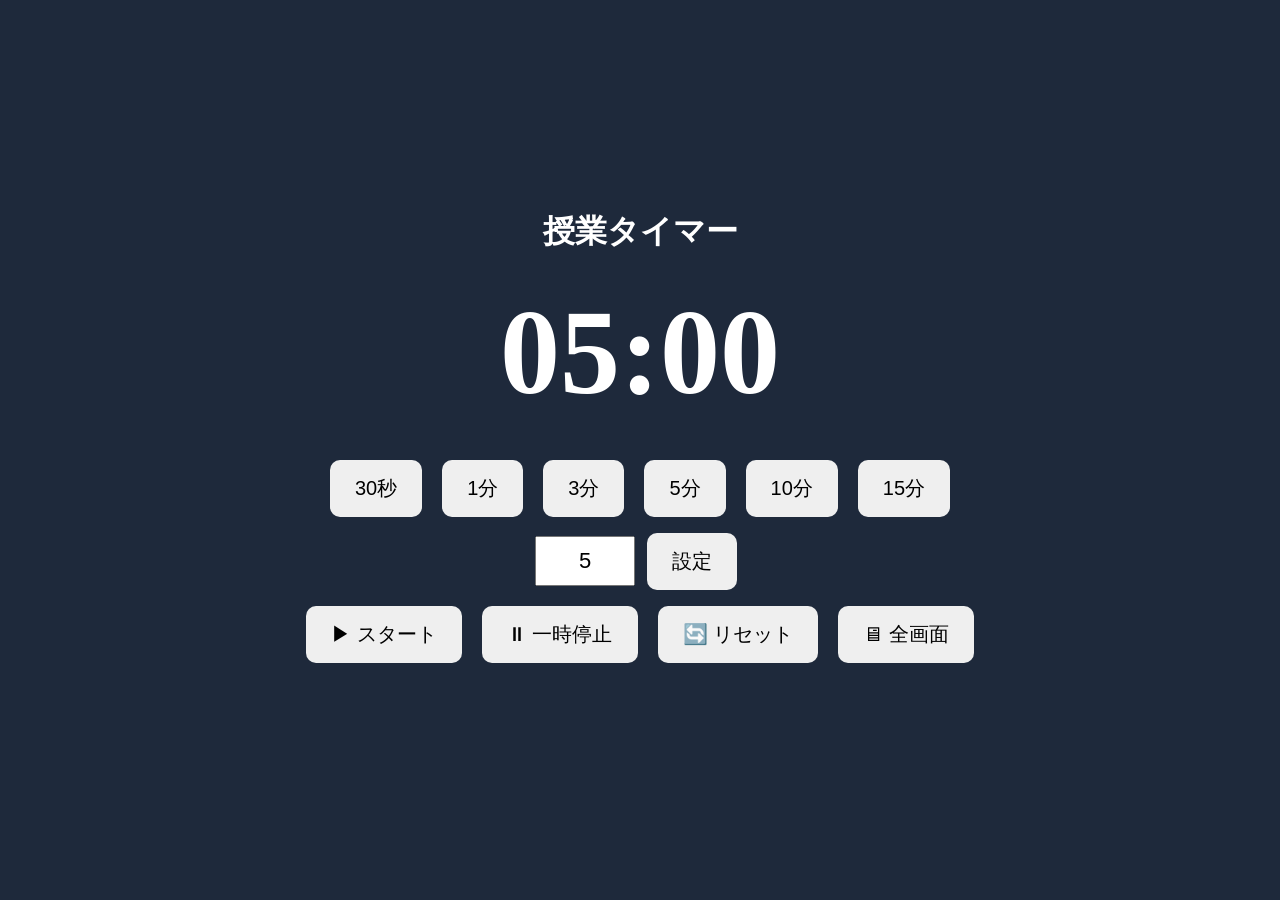
<file: timer/timer.html>
<!DOCTYPE html>
<html lang="ja">
<head>
    <meta charset="UTF-8">
    <meta name="viewport" content="width=device-width, initial-scale=1.0">
    <title>授業タイマー</title>

    <link rel="stylesheet" href="css/style.css">
</head>

<body>

<div class="container">

    <h1>授業タイマー</h1>

    <div id="timer">05:00</div>

    <div class="preset">
        <button onclick="preset(0.5)">30秒</button>
        <button onclick="preset(1)">1分</button>
        <button onclick="preset(3)">3分</button>
        <button onclick="preset(5)">5分</button>
        <button onclick="preset(10)">10分</button>
        <button onclick="preset(15)">15分</button>
    </div>

    <div class="custom">
        <input id="minutes" type="float" value="5">
        <button onclick="setCustom()">設定</button>
    </div>

    <div class="controls">
        <button onclick="startTimer()">▶ スタート</button>
        <button onclick="pauseTimer()">⏸ 一時停止</button>
        <button onclick="resetTimer()">🔄 リセット</button>
        <button onclick="fullscreen()">🖥 全画面</button>
    </div>

    <div id="status"></div>

</div>

<script src="js/script.js"></script>

</body>
</html>
</file>
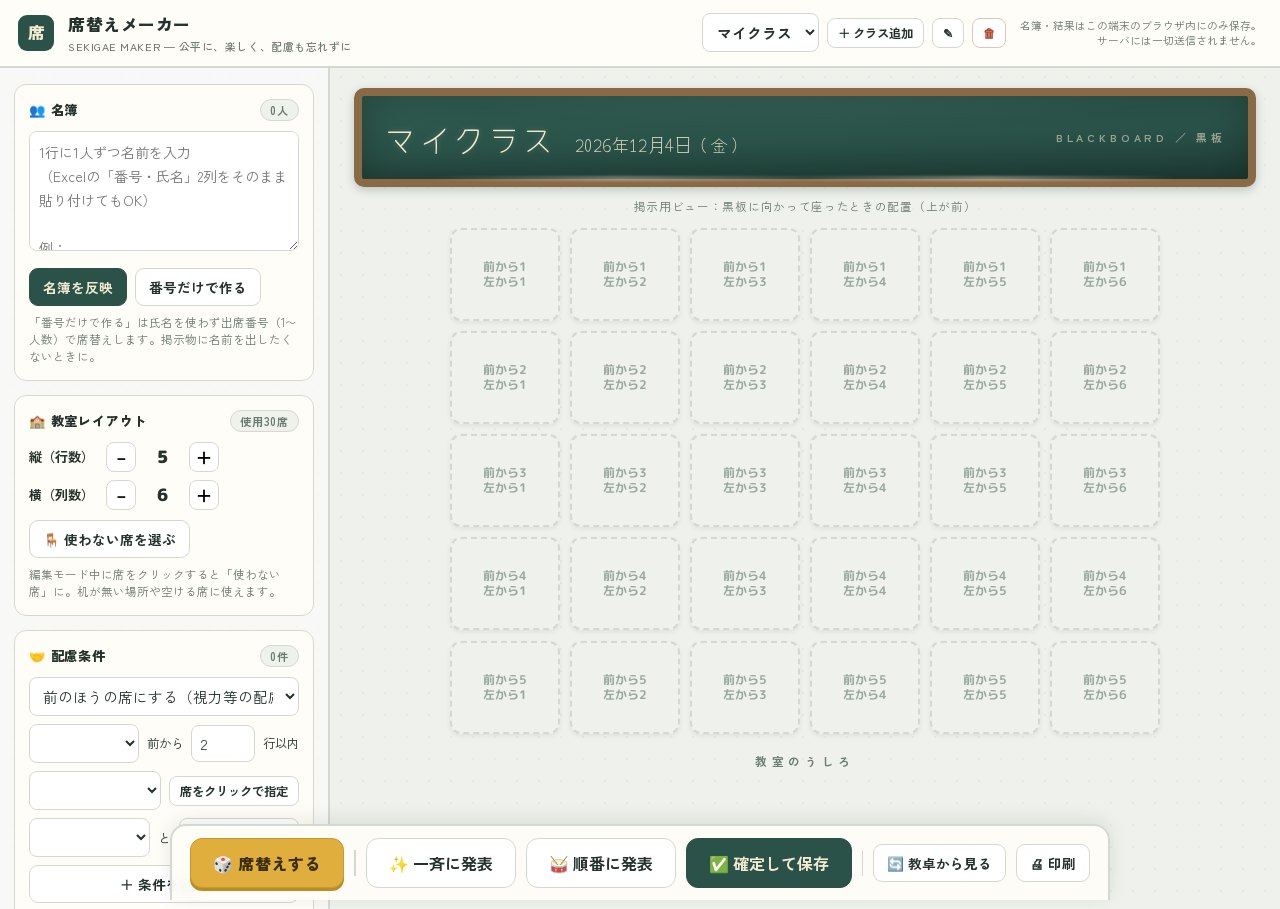
<file: tool/sekigae.html>
<!DOCTYPE html>
<html lang="ja">
<head>
<meta charset="utf-8">
<title>席替えメーカー — 教室の席替えを、公平に・楽しく</title>
<meta name="description" content="名簿を貼り付けるだけで使える席替えアプリ。前方指定・席固定・隣NGなどの配慮条件、くじ引き演出、座席表の印刷に対応。データは端末内にのみ保存。">
<meta name="viewport" content="width=device-width, initial-scale=1">
<meta name="theme-color" content="#2a5248">
<link rel="icon" href="data:image/svg+xml,%3Csvg xmlns='http://www.w3.org/2000/svg' viewBox='0 0 64 64'%3E%3Crect width='64' height='64' rx='14' fill='%232a5248'/%3E%3Ctext x='32' y='44' font-size='30' text-anchor='middle' fill='%23f3ead0' font-family='sans-serif' font-weight='bold'%3E席%3C/text%3E%3C/svg%3E">
<link rel="preconnect" href="https://fonts.googleapis.com">
<link rel="preconnect" href="https://fonts.gstatic.com" crossorigin>
<link href="https://fonts.googleapis.com/css2?family=Zen+Kaku+Gothic+New:wght@400;500;700;900&family=M+PLUS+Rounded+1c:wght@500;700;800&family=Yomogi&display=swap" rel="stylesheet">
<style>
:root{
  --board:#2a5248;
  --board-deep:#1e3d36;
  --chalk:#f3ead0;
  --paper:#eff2ec;
  --ink:#24312c;
  --sub:#6b7a72;
  --card:#fffdf7;
  --line:#d3d9d0;
  --accent:#dfae3c;      /* チョークイエロー */
  --red:#b5442c;         /* 赤ペン */
  --ok:#3d7a5c;
  --font:'Zen Kaku Gothic New',-apple-system,BlinkMacSystemFont,"Hiragino Kaku Gothic ProN","Noto Sans JP",sans-serif;
  --font-seat:'M PLUS Rounded 1c',var(--font);
  --font-chalk:'Yomogi',cursive;
}
*{margin:0;padding:0;box-sizing:border-box}
html,body{height:100%}
body{
  background:var(--paper);
  background-image:radial-gradient(rgba(42,82,72,.05) 1px, transparent 1px);
  background-size:22px 22px;
  color:var(--ink);
  font-family:var(--font);
  line-height:1.65;
  -webkit-font-smoothing:antialiased;
}
button{font-family:inherit;cursor:pointer}
input,select,textarea{font-family:inherit;font-size:.92rem;color:var(--ink)}

/* ===== ヘッダー ===== */
header.app{
  display:flex;align-items:center;gap:14px;
  padding:10px 18px;
  background:var(--card);
  border-bottom:2px solid var(--line);
  position:sticky;top:0;z-index:40;
}
.app-logo{
  width:36px;height:36px;border-radius:9px;background:var(--board);
  color:var(--chalk);font-weight:900;font-size:1.05rem;
  display:flex;align-items:center;justify-content:center;flex:none;
}
.app-title{font-weight:900;font-size:1.06rem;letter-spacing:.03em}
.app-title small{display:block;font-size:.68rem;font-weight:500;color:var(--sub);letter-spacing:.05em}
.header-spacer{flex:1}
.class-picker{display:flex;align-items:center;gap:8px}
.class-picker select{
  padding:7px 10px;border:1.5px solid var(--line);border-radius:8px;background:#fff;
  font-weight:700;max-width:180px;
}
.privacy-note{font-size:.68rem;color:var(--sub);text-align:right;line-height:1.4}

/* ===== レイアウト ===== */
.layout{display:grid;grid-template-columns:330px 1fr;gap:0;min-height:calc(100% - 59px)}
aside{
  border-right:2px solid var(--line);
  background:rgba(255,255,255,.55);
  padding:16px 14px 90px;
  overflow-y:auto;
  max-height:calc(100vh - 59px);
  position:sticky;top:59px;
}
main{padding:20px 24px 120px;min-width:0}

.panel{
  background:var(--card);border:1.5px solid var(--line);border-radius:12px;
  padding:14px;margin-bottom:14px;
}
.panel h2{
  font-size:.82rem;font-weight:900;letter-spacing:.06em;
  display:flex;align-items:center;gap:7px;margin-bottom:10px;color:var(--ink);
}
.panel h2 .badge{
  margin-left:auto;font-size:.7rem;font-weight:700;color:var(--sub);
  background:var(--paper);border:1px solid var(--line);border-radius:99px;padding:1px 9px;
}
.panel .hint{font-size:.72rem;color:var(--sub);margin-top:8px;line-height:1.5}

textarea#roster{
  width:100%;min-height:120px;resize:vertical;
  border:1.5px solid var(--line);border-radius:8px;padding:9px;
  font-size:.88rem;line-height:1.7;background:#fff;
}
.btn{
  display:inline-flex;align-items:center;justify-content:center;gap:6px;
  border:1.5px solid var(--line);border-radius:9px;background:#fff;
  padding:8px 13px;font-size:.85rem;font-weight:700;color:var(--ink);
  transition:transform .08s ease, background .15s ease, border-color .15s ease;
}
.btn:hover{background:#f6f8f4;border-color:#b9c3b8}
.btn:active{transform:scale(.97)}
.btn.primary{background:var(--board);border-color:var(--board);color:var(--chalk)}
.btn.primary:hover{background:var(--board-deep)}
.btn.warn{color:var(--red);border-color:#e3c4ba}
.btn.small{padding:5px 10px;font-size:.78rem;border-radius:8px}
.btn.on{background:var(--accent);border-color:var(--accent);color:#3d3113}
.btn:disabled{opacity:.45;cursor:not-allowed;transform:none}
.btn-row{display:flex;gap:8px;flex-wrap:wrap;margin-top:10px}

.stepper{display:flex;align-items:center;gap:8px}
.stepper .num{min-width:2.2em;text-align:center;font-weight:900;font-size:1.05rem;font-family:var(--font-seat)}
.stepper button{
  width:30px;height:30px;border-radius:8px;border:1.5px solid var(--line);
  background:#fff;font-weight:900;font-size:1rem;line-height:1;
}
.stepper button:hover{background:#f6f8f4}
.field-grid{display:grid;grid-template-columns:auto 1fr;gap:8px 12px;align-items:center;font-size:.83rem;font-weight:700}

.cond-form{display:flex;flex-direction:column;gap:8px;margin-top:6px}
.cond-form select,.cond-form input[type=number]{
  padding:7px 9px;border:1.5px solid var(--line);border-radius:8px;background:#fff;width:100%;
}
.cond-inline{display:flex;gap:8px;align-items:center}
.cond-inline select{flex:1;min-width:0}
.cond-inline input[type=number]{width:64px}
.cond-list{list-style:none;display:flex;flex-direction:column;gap:6px;margin-top:10px}
.cond-list li{
  display:flex;align-items:center;gap:8px;font-size:.8rem;font-weight:600;
  background:var(--paper);border:1px solid var(--line);border-radius:8px;padding:6px 9px;
}
.cond-list .tag{
  flex:none;font-size:.66rem;font-weight:900;border-radius:6px;padding:2px 7px;letter-spacing:.04em;
}
.tag-front{background:rgba(223,174,60,.22);color:#7a5b12}
.tag-fix{background:rgba(61,122,92,.16);color:var(--ok)}
.tag-ng{background:rgba(181,68,44,.13);color:var(--red)}
.cond-list .x{
  margin-left:auto;border:none;background:none;color:var(--sub);
  font-size:1rem;line-height:1;padding:2px 5px;border-radius:6px;
}
.cond-list .x:hover{color:var(--red);background:rgba(181,68,44,.08)}

.check{display:flex;align-items:flex-start;gap:8px;font-size:.83rem;font-weight:700;cursor:pointer}
.check input{margin-top:4px;accent-color:var(--board);width:15px;height:15px}
.check small{display:block;font-weight:500;color:var(--sub);font-size:.72rem}

.hist-list{list-style:none;display:flex;flex-direction:column;gap:6px}
.hist-list li{
  display:flex;align-items:center;gap:8px;font-size:.78rem;
  background:var(--paper);border:1px solid var(--line);border-radius:8px;padding:6px 9px;
}
.hist-list .d{font-weight:800}
.hist-list .n{color:var(--sub)}
.hist-list button{margin-left:auto}
.empty-note{font-size:.76rem;color:var(--sub)}

/* ===== 教室ビュー ===== */
.room{max-width:1020px;margin:0 auto}
.blackboard{
  position:relative;
  background:
    radial-gradient(ellipse 80% 120% at 50% -30%, rgba(255,255,255,.07), transparent 60%),
    linear-gradient(178deg, #315e53, var(--board) 55%, var(--board-deep));
  border:8px solid #8a6a45;
  border-radius:10px;
  box-shadow:inset 0 0 40px rgba(0,0,0,.28), 0 3px 10px rgba(30,61,54,.25);
  color:var(--chalk);
  padding:16px 22px 14px;
  display:flex;align-items:baseline;gap:18px;flex-wrap:wrap;
}
.blackboard .bb-class{
  font-family:var(--font-chalk);font-size:clamp(1.3rem,3vw,2rem);letter-spacing:.08em;
  text-shadow:0 0 6px rgba(243,234,208,.25);
}
.blackboard .bb-date{font-family:var(--font-chalk);font-size:clamp(.9rem,2vw,1.15rem);opacity:.85}
.blackboard .bb-label{
  margin-left:auto;font-size:.68rem;letter-spacing:.35em;opacity:.55;font-weight:700;align-self:center;
}
.blackboard::after{ /* チョーク粉 */
  content:"";position:absolute;left:8%;right:8%;bottom:-2px;height:5px;
  background:linear-gradient(90deg,transparent,rgba(243,234,208,.35),rgba(243,234,208,.1),rgba(243,234,208,.4),transparent);
  filter:blur(1px);
}
.room.flip .blackboard{order:3;margin-top:16px}
.room.flip .back-label{order:0;margin:0 0 10px}
.room{display:flex;flex-direction:column}
.desk-area{order:2}
.back-label{
  order:3;text-align:center;color:var(--sub);font-size:.72rem;letter-spacing:.4em;
  margin-top:12px;font-weight:700;
}
.view-note{
  order:1;text-align:center;font-size:.72rem;color:var(--sub);margin:10px 0 12px;letter-spacing:.06em;
}

.grid-wrap{overflow-x:auto;padding-bottom:6px}
.seat-grid{
  display:grid;gap:10px;
  justify-content:center;
  margin:0 auto;
}
.seat{
  position:relative;
  min-width:86px;
  aspect-ratio:1.18/1;
  perspective:600px;
  border:none;background:none;padding:0;
}
.seat .inner{
  position:absolute;inset:0;
  transform-style:preserve-3d;
  transition:transform .45s cubic-bezier(.2,.7,.3,1.1);
}
.seat.revealed .inner{transform:rotateY(180deg)}
.face{
  position:absolute;inset:0;border-radius:11px;
  backface-visibility:hidden;-webkit-backface-visibility:hidden;
  display:flex;flex-direction:column;align-items:center;justify-content:center;gap:1px;
  border:2px solid var(--line);
}
.face.back{ /* くじの裏（？） */
  background:linear-gradient(160deg,#37665a,var(--board) 70%);
  border-color:var(--board-deep);
  color:var(--chalk);
  font-family:var(--font-chalk);font-size:1.7rem;
  box-shadow:0 2px 5px rgba(30,61,54,.25);
}
.face.front{
  transform:rotateY(180deg);
  background:linear-gradient(180deg,#fffef9,var(--card));
  box-shadow:0 2px 4px rgba(36,49,44,.08);
}
.seat .no{font-size:.64rem;font-weight:800;color:var(--sub);font-family:var(--font-seat);line-height:1.1}
.seat .name{
  font-family:var(--font-seat);font-weight:800;line-height:1.2;
  font-size:.98rem;text-align:center;padding:0 6px;word-break:break-all;
}
.seat .name.len5{font-size:.84rem}
.seat .name.len8{font-size:.7rem}
.seat.vacant .face.front{background:var(--paper);border-style:dashed;color:var(--sub)}
.seat.vacant .name{font-weight:600;color:#9aa79f;font-size:.78rem}
.seat.off .face.front{
  background:transparent;border:2px dashed #c3ccc2;box-shadow:none;color:#b6c0b5;
}
.seat.off .name{color:#b6c0b5;font-size:.75rem;font-weight:600}
.seat.fixed .face.front::after{
  content:"固定";position:absolute;top:4px;right:5px;
  font-size:.58rem;font-weight:900;color:var(--ok);
  background:rgba(61,122,92,.13);border-radius:5px;padding:1px 5px;letter-spacing:.05em;
}
.seat.clickable{cursor:pointer}
.seat.clickable:hover .inner{transform:translateY(-3px)}
.seat.revealed.clickable:hover .inner{transform:rotateY(180deg) translateY(-3px)}
.seat.editable{cursor:pointer}
.seat.editable:hover .face.front{border-color:var(--accent)}
.seat.pop .face.front{animation:pop .5s ease}
@keyframes pop{
  0%{box-shadow:0 0 0 0 rgba(223,174,60,.55)}
  70%{box-shadow:0 0 0 12px rgba(223,174,60,0)}
  100%{box-shadow:0 2px 4px rgba(36,49,44,.08)}
}
.seat.shaking .inner{animation:shake .55s ease infinite}
@keyframes shake{
  0%,100%{transform:rotate(0deg)}
  25%{transform:rotate(-2.4deg)}
  75%{transform:rotate(2.4deg)}
}
@media (prefers-reduced-motion: reduce){
  .seat .inner{transition:none}
  .seat.shaking .inner,.seat.pop .face.front{animation:none}
}

/* ===== アクションドック ===== */
.dock{
  position:fixed;left:0;right:0;bottom:0;z-index:45;
  display:flex;justify-content:center;pointer-events:none;
}
.dock-inner{
  pointer-events:auto;
  display:flex;gap:10px;align-items:center;flex-wrap:wrap;justify-content:center;
  background:rgba(255,253,247,.92);backdrop-filter:blur(8px);
  border:2px solid var(--line);border-bottom:none;
  border-radius:16px 16px 0 0;
  padding:12px 18px;
  box-shadow:0 -4px 18px rgba(36,49,44,.1);
  max-width:96vw;
}
.btn.big{padding:12px 22px;font-size:1rem;border-radius:12px}
.btn.draw{
  background:var(--accent);border-color:#c79a2e;color:#3a2e0e;font-weight:900;letter-spacing:.04em;
  box-shadow:0 3px 0 #b98d24;
}
.btn.draw:hover{background:#e9bc51}
.btn.draw:active{box-shadow:0 1px 0 #b98d24;transform:translateY(2px)}
.dock .sep{width:1.5px;height:26px;background:var(--line)}

/* ===== トースト ===== */
#toast{
  position:fixed;left:50%;bottom:92px;transform:translateX(-50%) translateY(20px);
  background:var(--ink);color:#fff;font-size:.85rem;font-weight:700;
  padding:10px 18px;border-radius:10px;opacity:0;pointer-events:none;
  transition:all .25s ease;z-index:60;max-width:88vw;text-align:center;
}
#toast.show{opacity:1;transform:translateX(-50%) translateY(0)}
#toast.err{background:var(--red)}

/* ===== モーダル（クラス管理） ===== */
dialog{
  border:2px solid var(--line);border-radius:14px;padding:20px;max-width:340px;width:90vw;
  font-family:var(--font);
}
dialog::backdrop{background:rgba(36,49,44,.35)}
dialog h3{font-size:.95rem;margin-bottom:12px}
dialog input[type=text]{
  width:100%;padding:9px;border:1.5px solid var(--line);border-radius:8px;margin-bottom:12px;
}
dialog .btn-row{margin-top:0}

/* ===== レスポンシブ ===== */
@media (max-width: 900px){
  .layout{grid-template-columns:1fr}
  aside{position:static;max-height:none;border-right:none;border-bottom:2px solid var(--line);padding-bottom:16px}
  main{padding:16px 12px 130px}
  .privacy-note{display:none}
  .seat{min-width:70px}
}

/* ===== 印刷 ===== */
@media print{
  @page{size:A4 landscape;margin:10mm}
  body{background:#fff}
  header.app,aside,.dock,#toast,.view-note{display:none !important}
  .layout{display:block}
  main{padding:0}
  .room{max-width:100%}
  .blackboard{
    background:#fff !important;border:2px solid #000;box-shadow:none;color:#000;
  }
  .blackboard::after{display:none}
  .seat-grid{gap:6px}
  .seat{min-width:0}
  .face{border-color:#555 !important;box-shadow:none !important;background:#fff !important}
  .seat .inner{transform:rotateY(180deg) !important;transition:none}
  .face.back{display:none}
  .seat .no,.seat .name{color:#000}
  .seat.vacant .name,.seat.off .name{color:#888}
  .seat.off .face.front{border-style:dashed}
  .back-label,.print-foot{display:block;color:#000}
}
.print-foot{display:none;text-align:right;font-size:.7rem;margin-top:8px}
</style>
</head>
<body>

<header class="app">
  <div class="app-logo">席</div>
  <div class="app-title">席替えメーカー<small>SEKIGAE MAKER — 公平に、楽しく、配慮も忘れずに</small></div>
  <div class="header-spacer"></div>
  <div class="class-picker">
    <select id="classSelect" aria-label="クラスを選択"></select>
    <button class="btn small" id="btnNewClass">＋ クラス追加</button>
    <button class="btn small" id="btnRenameClass" title="クラス名を変更">✎</button>
    <button class="btn small warn" id="btnDeleteClass" title="このクラスを削除">🗑</button>
  </div>
  <div class="privacy-note">名簿・結果はこの端末のブラウザ内にのみ保存。<br>サーバには一切送信されません。</div>
</header>

<div class="layout">
<aside>

  <div class="panel">
    <h2>👥 名簿 <span class="badge" id="rosterCount">0人</span></h2>
    <textarea id="roster" placeholder="1行に1人ずつ名前を入力
（Excelの「番号・氏名」2列をそのまま貼り付けてもOK）

例：
田中 太郎
鈴木 花子
…"></textarea>
    <div class="btn-row">
      <button class="btn primary" id="btnApplyRoster">名簿を反映</button>
      <button class="btn" id="btnNumberOnly">番号だけで作る</button>
    </div>
    <div class="hint">「番号だけで作る」は氏名を使わず出席番号（1〜人数）で席替えします。掲示物に名前を出したくないときに。</div>
  </div>

  <div class="panel">
    <h2>🏫 教室レイアウト <span class="badge" id="seatCount"></span></h2>
    <div class="field-grid">
      <span>縦（行数）</span>
      <div class="stepper"><button data-step="rows,-1">－</button><span class="num" id="rowsNum">5</span><button data-step="rows,1">＋</button></div>
      <span>横（列数）</span>
      <div class="stepper"><button data-step="cols,-1">－</button><span class="num" id="colsNum">6</span><button data-step="cols,1">＋</button></div>
    </div>
    <div class="btn-row">
      <button class="btn" id="btnLayoutEdit">🪑 使わない席を選ぶ</button>
    </div>
    <div class="hint">編集モード中に席をクリックすると「使わない席」に。机が無い場所や空ける席に使えます。</div>
  </div>

  <div class="panel">
    <h2>🤝 配慮条件 <span class="badge" id="condCount">0件</span></h2>
    <div class="cond-form">
      <select id="condType">
        <option value="front">前のほうの席にする（視力等の配慮）</option>
        <option value="fix">席を固定する</option>
        <option value="ng">この2人を隣にしない</option>
      </select>
      <div class="cond-inline" id="condFrontUI">
        <select id="frontStudent"></select>
        <span style="font-size:.78rem;white-space:nowrap;">前から</span>
        <input type="number" id="frontRows" min="1" value="2">
        <span style="font-size:.78rem;white-space:nowrap;">行以内</span>
      </div>
      <div class="cond-inline" id="condFixUI" hidden>
        <select id="fixStudent"></select>
        <button class="btn small" id="btnFixPick">席をクリックで指定</button>
      </div>
      <div class="cond-inline" id="condNgUI" hidden>
        <select id="ngA"></select>
        <span style="font-size:.8rem;">と</span>
        <select id="ngB"></select>
      </div>
      <button class="btn" id="btnAddCond">＋ 条件を追加</button>
    </div>
    <ul class="cond-list" id="condList"></ul>
    <div class="hint">「隣にしない」は前後左右の4方向で判定します。条件は誰にも見えないよう、投影前に画面を確認してください。</div>
  </div>

  <div class="panel">
    <h2>⚙️ オプション</h2>
    <label class="check">
      <input type="checkbox" id="optAvoidPrev" checked>
      <span>前回と同じ席を避ける<small>直近の確定結果と同じ席にならないようにします</small></span>
    </label>
  </div>

  <div class="panel">
    <h2>📚 履歴 <span class="badge" id="histCount">0件</span></h2>
    <ul class="hist-list" id="histList"></ul>
    <div class="empty-note" id="histEmpty">まだ履歴がありません。席替え後「確定して保存」で記録されます。</div>
  </div>

</aside>

<main>
  <div class="room" id="room">
    <div class="blackboard">
      <span class="bb-class" id="bbClass">クラス名</span>
      <span class="bb-date" id="bbDate"></span>
      <span class="bb-label">BLACKBOARD ／ 黒板</span>
    </div>
    <div class="view-note" id="viewNote">掲示用ビュー：黒板に向かって座ったときの配置（上が前）</div>
    <div class="desk-area">
      <div class="grid-wrap"><div class="seat-grid" id="seatGrid"></div></div>
    </div>
    <div class="back-label">教室のうしろ</div>
    <div class="print-foot" id="printFoot"></div>
  </div>
</main>
</div>

<div class="dock"><div class="dock-inner">
  <button class="btn big draw" id="btnDraw">🎲 席替えする</button>
  <span class="sep"></span>
  <button class="btn big" id="btnRevealAll" hidden>✨ 一斉に発表</button>
  <button class="btn big" id="btnRevealSeq" hidden>🥁 順番に発表</button>
  <button class="btn big primary" id="btnConfirm" hidden>✅ 確定して保存</button>
  <span class="sep"></span>
  <button class="btn" id="btnFlipView">🔄 教卓から見る</button>
  <button class="btn" id="btnPrint">🖨 印刷</button>
</div></div>

<div id="toast" role="status"></div>

<dialog id="dlgClass">
  <h3 id="dlgClassTitle">クラスを追加</h3>
  <input type="text" id="dlgClassName" placeholder="例：2年3組" maxlength="20">
  <div class="btn-row">
    <button class="btn primary" id="dlgClassOk">OK</button>
    <button class="btn" id="dlgClassCancel">キャンセル</button>
  </div>
</dialog>

<script>
"use strict";
/* ============================================================
   席替えメーカー
   データはすべて localStorage（この端末のみ）に保存
============================================================ */
const LS_KEY = "sekigae_maker_v1";
const $ = s => document.querySelector(s);
const uid = () => Math.random().toString(36).slice(2,10);

/* ---------- state ---------- */
let state = load();
let mode = null;            // null | 'layout' | 'fix'
let fixTargetSid = null;    // 席固定の指定待ち生徒
let seqTimer = null;        // 順番発表タイマー

function defaultClass(name){
  return { name, students:[], rows:5, cols:6, disabled:[], conds:[],
           avoidPrev:true, history:[], cur:null, rosterText:"" };
}
function load(){
  try{
    const raw = localStorage.getItem(LS_KEY);
    if(raw){ const s = JSON.parse(raw); if(s && s.classes && s.curId) return s; }
  }catch(e){}
  const id = uid();
  return { curId:id, classes:{ [id]: defaultClass("マイクラス") } };
}
function save(){ try{ localStorage.setItem(LS_KEY, JSON.stringify(state)); }catch(e){ toast("保存に失敗しました（容量超過の可能性）", true); } }
function cls(){ return state.classes[state.curId]; }

/* ---------- utils ---------- */
function toast(msg, isErr){
  const t = $("#toast");
  t.textContent = msg;
  t.className = "show" + (isErr ? " err" : "");
  clearTimeout(t._tm);
  t._tm = setTimeout(()=>{ t.className = ""; }, 2600);
}
function shuffle(a){
  for(let i=a.length-1;i>0;i--){ const j = Math.floor(Math.random()*(i+1)); [a[i],a[j]]=[a[j],a[i]]; }
  return a;
}
function seatKey(r,c){ return r + "-" + c; }
function seatLabel(key){
  const [r,c] = key.split("-").map(Number);
  return "前から" + (r+1) + "・左から" + (c+1);
}
function studentName(sid){
  const st = cls().students.find(s=>s.id===sid);
  return st ? st.name : "（削除済み）";
}
function todayStr(){
  const d = new Date();
  const w = "日月火水木金土"[d.getDay()];
  return d.getFullYear() + "年" + (d.getMonth()+1) + "月" + d.getDate() + "日（" + w + "）";
}

/* ---------- 名簿 ---------- */
function parseRoster(text){
  const lines = text.split(/\r?\n/).map(l=>l.trim()).filter(Boolean);
  const students = [];
  let autoNo = 1;
  for(const line of lines){
    let no = null, name = line;
    const m = line.match(/^(\d{1,3})[\s\t　．.、,：:]+(.+)$/);
    if(m){ no = parseInt(m[1],10); name = m[2].trim(); }
    if(!name) continue;
    students.push({ id:uid(), no: no ?? autoNo, name });
    autoNo = (no ?? autoNo) + 1;
  }
  return students;
}
function applyRoster(){
  const text = $("#roster").value;
  const students = parseRoster(text);
  if(!students.length){ toast("名簿が空です。1行に1人ずつ入力してください", true); return; }
  const c = cls();
  // 既存条件のうち、名前が一致する生徒はIDを引き継ぐ（条件を活かす）
  const oldByName = new Map(c.students.map(s=>[s.no+"|"+s.name, s.id]));
  for(const s of students){
    const k = s.no+"|"+s.name;
    if(oldByName.has(k)) s.id = oldByName.get(k);
  }
  const validIds = new Set(students.map(s=>s.id));
  c.conds = c.conds.filter(cd=>{
    if(cd.type==="ng") return validIds.has(cd.a) && validIds.has(cd.b);
    return validIds.has(cd.sid);
  });
  c.students = students;
  c.rosterText = text;
  c.cur = null;
  save(); renderAll();
  toast(students.length + "人の名簿を反映しました");
}
function numberOnly(){
  const n = prompt("人数を入力してください（例：38）", String(cls().students.length || 38));
  if(n===null) return;
  const num = parseInt(n,10);
  if(!num || num<1 || num>120){ toast("1〜120の数字を入力してください", true); return; }
  const c = cls();
  c.students = Array.from({length:num},(_,i)=>({ id:uid(), no:i+1, name:String(i+1) }));
  c.rosterText = "";
  $("#roster").value = "";
  c.conds = []; c.cur = null;
  save(); renderAll();
  toast("出席番号 1〜" + num + " で名簿を作成しました");
}

/* ---------- レイアウト ---------- */
function enabledSeats(){
  const c = cls(), out = [];
  const dis = new Set(c.disabled);
  for(let r=0;r<c.rows;r++) for(let col=0;col<c.cols;col++){
    const k = seatKey(r,col);
    if(!dis.has(k)) out.push(k);
  }
  return out;
}
function step(field, d){
  const c = cls();
  const lim = field==="rows" ? [1,8] : [1,10];
  const v = Math.min(lim[1], Math.max(lim[0], c[field]+d));
  if(v===c[field]) return;
  c[field] = v;
  // 範囲外の disabled / 固定条件を掃除
  c.disabled = c.disabled.filter(k=>{ const [r,cc]=k.split("-").map(Number); return r<c.rows && cc<c.cols; });
  c.conds = c.conds.filter(cd=>{
    if(cd.type!=="fix") return true;
    const [r,cc]=cd.seat.split("-").map(Number); return r<c.rows && cc<c.cols;
  });
  c.cur = null;
  save(); renderAll();
}

/* ---------- 条件 ---------- */
function addCond(){
  const c = cls();
  if(!c.students.length){ toast("先に名簿を反映してください", true); return; }
  const type = $("#condType").value;
  if(type==="front"){
    const sid = $("#frontStudent").value;
    const rowMax = parseInt($("#frontRows").value,10) || 1;
    if(!sid){ toast("生徒を選んでください", true); return; }
    c.conds = c.conds.filter(cd=>!(cd.type==="front" && cd.sid===sid));
    c.conds.push({ id:uid(), type:"front", sid, rowMax:Math.min(rowMax, c.rows) });
  }else if(type==="ng"){
    const a = $("#ngA").value, b = $("#ngB").value;
    if(!a || !b || a===b){ toast("別々の2人を選んでください", true); return; }
    if(c.conds.some(cd=>cd.type==="ng" && ((cd.a===a&&cd.b===b)||(cd.a===b&&cd.b===a)))){ toast("同じ組み合わせが既にあります", true); return; }
    c.conds.push({ id:uid(), type:"ng", a, b });
  }else{
    toast("「席をクリックで指定」ボタンから席を選んでください", true); return;
  }
  c.cur = null;
  save(); renderAll();
}
function startFixPick(){
  const sid = $("#fixStudent").value;
  if(!sid){ toast("生徒を選んでください", true); return; }
  fixTargetSid = sid;
  mode = "fix";
  toast("座席表の席をクリックして「" + studentName(sid) + "」の席を指定してください");
  renderAll();
}
function removeCond(id){
  const c = cls();
  c.conds = c.conds.filter(cd=>cd.id!==id);
  c.cur = null;
  save(); renderAll();
}

/* ---------- 抽選（制約充足） ---------- */
function solve(){
  const c = cls();
  const seats = enabledSeats();
  const students = c.students;
  if(!students.length) return { ok:false, reason:"名簿が空です。左の「名簿」から入力してください" };
  if(students.length > seats.length)
    return { ok:false, reason:"席が足りません（生徒" + students.length + "人／席" + seats.length + "）。行・列を増やすか「使わない席」を減らしてください" };

  const fixMap = {};   // seatKey -> sid
  const fixedSids = new Set();
  for(const cd of c.conds){
    if(cd.type!=="fix") continue;
    if(!seats.includes(cd.seat)) return { ok:false, reason:"固定席（" + seatLabel(cd.seat) + "）が「使わない席」になっています" };
    fixMap[cd.seat] = cd.sid; fixedSids.add(cd.sid);
  }
  const frontOf = {};  // sid -> rowMax
  for(const cd of c.conds) if(cd.type==="front" && !fixedSids.has(cd.sid)) frontOf[cd.sid] = cd.rowMax;
  const ngPairs = c.conds.filter(cd=>cd.type==="ng").map(cd=>[cd.a,cd.b]);
  const prev = (c.avoidPrev && c.history.length) ? c.history[0].map : null;

  const neighborsOf = key=>{
    const [r,cc] = key.split("-").map(Number);
    return [seatKey(r-1,cc),seatKey(r+1,cc),seatKey(r,cc-1),seatKey(r,cc+1)];
  };

  for(let attempt=0; attempt<4000; attempt++){
    const map = { ...fixMap };
    const taken = new Set(Object.keys(map));
    let fail = false;

    // 前方指定の生徒から順に配置
    const frontSids = shuffle(Object.keys(frontOf));
    for(const sid of frontSids){
      const cand = seats.filter(k=>{
        if(taken.has(k)) return false;
        return parseInt(k.split("-")[0],10) < frontOf[sid];
      });
      if(!cand.length){ fail = true; break; }
      const pick = cand[Math.floor(Math.random()*cand.length)];
      map[pick] = sid; taken.add(pick);
    }
    if(fail) continue;

    // 残りをランダム配置
    const rest = shuffle(students.filter(s=>!fixedSids.has(s.id) && !(s.id in frontOf)).map(s=>s.id));
    const freeSeats = shuffle(seats.filter(k=>!taken.has(k)));
    for(let i=0;i<rest.length;i++) map[freeSeats[i]] = rest[i];

    // 検証：前回と同じ席
    if(prev){
      let same = false;
      for(const k in map){ if(prev[k] === map[k]){ same = true; break; } }
      if(same) continue;
    }
    // 検証：隣NG（前後左右）
    let ngHit = false;
    for(const [a,b] of ngPairs){
      const ka = Object.keys(map).find(k=>map[k]===a);
      const kb = Object.keys(map).find(k=>map[k]===b);
      if(ka && kb && neighborsOf(ka).includes(kb)){ ngHit = true; break; }
    }
    if(ngHit) continue;

    return { ok:true, map };
  }
  return { ok:false, reason:"条件を満たす配置が見つかりませんでした。条件（隣NG・前方指定・前回回避）を少し緩めてみてください" };
}

function draw(){
  stopSeq();
  const res = solve();
  if(!res.ok){ toast(res.reason, true); return; }
  const c = cls();
  c.cur = { map:res.map, revealed:[], saved:false, date:new Date().toISOString() };
  save();
  renderAll();
  // シャッフル演出
  document.querySelectorAll(".seat.has-student").forEach(el=>el.classList.add("shaking"));
  setTimeout(()=>{
    document.querySelectorAll(".seat.shaking").forEach(el=>el.classList.remove("shaking"));
    toast("抽選完了！ 席をクリック、または「発表」ボタンで公開できます");
  }, 900);
}

/* ---------- 発表 ---------- */
function revealSeat(key, silent){
  const c = cls();
  if(!c.cur || c.cur.revealed.includes(key)) return;
  c.cur.revealed.push(key);
  save();
  const el = document.querySelector('.seat[data-key="' + key + '"]');
  if(el){
    el.classList.add("revealed","pop");
    setTimeout(()=>el.classList.remove("pop"), 550);
  }
  if(!silent) updateDock();
}
function revealAll(){
  stopSeq();
  const c = cls();
  if(!c.cur) return;
  Object.keys(c.cur.map).forEach(k=>{ if(!c.cur.revealed.includes(k)) c.cur.revealed.push(k); });
  save(); renderAll();
}
function revealNextKey(){
  const c = cls();
  if(!c.cur) return null;
  const keys = Object.keys(c.cur.map).sort((x,y)=>{
    const [xr,xc]=x.split("-").map(Number), [yr,yc]=y.split("-").map(Number);
    return xr-yr || xc-yc;
  });
  return keys.find(k=>!c.cur.revealed.includes(k)) ?? null;
}
function revealSeq(){
  if(seqTimer){ stopSeq(); return; }
  const tick = ()=>{
    const k = revealNextKey();
    if(!k){ stopSeq(); updateDock(); return; }
    revealSeat(k);
  };
  tick();
  seqTimer = setInterval(tick, 950);
  $("#btnRevealSeq").textContent = "⏸ 一時停止";
}
function stopSeq(){
  if(seqTimer){ clearInterval(seqTimer); seqTimer = null; }
  $("#btnRevealSeq").textContent = "🥁 順番に発表";
}
function confirmResult(){
  const c = cls();
  if(!c.cur) return;
  c.history.unshift({ date:c.cur.date, map:c.cur.map, count:Object.keys(c.cur.map).length });
  if(c.history.length > 20) c.history.length = 20;
  c.cur.saved = true;
  save(); renderAll();
  toast("この結果を履歴に保存しました");
}
function showHistory(i){
  stopSeq();
  const c = cls();
  const h = c.history[i];
  if(!h) return;
  c.cur = { map:h.map, revealed:Object.keys(h.map), saved:true, date:h.date };
  save(); renderAll();
  toast(fmtDate(h.date) + " の座席を表示中");
}
function deleteHistory(i){
  const c = cls();
  if(!confirm("この履歴を削除しますか？")) return;
  c.history.splice(i,1);
  save(); renderAll();
}
function fmtDate(iso){
  const d = new Date(iso);
  return (d.getMonth()+1) + "/" + d.getDate() + " " + String(d.getHours()).padStart(2,"0") + ":" + String(d.getMinutes()).padStart(2,"0");
}

/* ---------- クラス管理 ---------- */
function openClassDialog(isRename){
  const dlg = $("#dlgClass");
  $("#dlgClassTitle").textContent = isRename ? "クラス名を変更" : "クラスを追加";
  $("#dlgClassName").value = isRename ? cls().name : "";
  dlg.dataset.mode = isRename ? "rename" : "new";
  dlg.showModal();
  $("#dlgClassName").focus();
}
function classDialogOk(){
  const dlg = $("#dlgClass");
  const name = $("#dlgClassName").value.trim();
  if(!name){ toast("クラス名を入力してください", true); return; }
  if(dlg.dataset.mode === "rename"){
    cls().name = name;
  }else{
    const id = uid();
    state.classes[id] = defaultClass(name);
    state.curId = id;
  }
  dlg.close(); save(); renderAll();
}
function deleteClass(){
  const ids = Object.keys(state.classes);
  if(ids.length<=1){ toast("最後のクラスは削除できません", true); return; }
  if(!confirm("「" + cls().name + "」を名簿・履歴ごと削除しますか？この操作は元に戻せません。")) return;
  delete state.classes[state.curId];
  state.curId = Object.keys(state.classes)[0];
  save(); renderAll();
}

/* ---------- 描画 ---------- */
function renderAll(){
  const c = cls();

  // ヘッダー
  const sel = $("#classSelect");
  sel.innerHTML = "";
  for(const [id,cl] of Object.entries(state.classes)){
    const o = document.createElement("option");
    o.value = id; o.textContent = cl.name;
    if(id===state.curId) o.selected = true;
    sel.appendChild(o);
  }

  // 名簿
  if(document.activeElement !== $("#roster")) $("#roster").value = c.rosterText || "";
  $("#rosterCount").textContent = c.students.length + "人";

  // レイアウト
  $("#rowsNum").textContent = c.rows;
  $("#colsNum").textContent = c.cols;
  $("#seatCount").textContent = "使用" + enabledSeats().length + "席";
  $("#btnLayoutEdit").classList.toggle("on", mode==="layout");
  $("#btnLayoutEdit").textContent = mode==="layout" ? "✔ 編集を終了" : "🪑 使わない席を選ぶ";
  $("#btnFixPick").classList.toggle("on", mode==="fix");

  // 条件フォームの生徒select
  for(const id of ["frontStudent","fixStudent","ngA","ngB"]){
    const s = $("#"+id), prev = s.value;
    s.innerHTML = "";
    for(const st of c.students){
      const o = document.createElement("option");
      o.value = st.id; o.textContent = st.no + " " + st.name;
      s.appendChild(o);
    }
    if(prev && c.students.some(st=>st.id===prev)) s.value = prev;
  }

  // 条件リスト
  const cl2 = $("#condList");
  cl2.innerHTML = "";
  $("#condCount").textContent = c.conds.length + "件";
  for(const cd of c.conds){
    const li = document.createElement("li");
    const tag = document.createElement("span");
    let text = "";
    if(cd.type==="front"){ tag.className="tag tag-front"; tag.textContent="前方"; text = studentName(cd.sid) + "：前から" + cd.rowMax + "行以内"; }
    if(cd.type==="fix"){ tag.className="tag tag-fix"; tag.textContent="固定"; text = studentName(cd.sid) + "：" + seatLabel(cd.seat); }
    if(cd.type==="ng"){ tag.className="tag tag-ng"; tag.textContent="隣NG"; text = studentName(cd.a) + " × " + studentName(cd.b); }
    const sp = document.createElement("span"); sp.textContent = text;
    const x = document.createElement("button"); x.className="x"; x.textContent="×"; x.title="削除";
    x.onclick = ()=>removeCond(cd.id);
    li.append(tag, sp, x);
    cl2.appendChild(li);
  }

  // オプション
  $("#optAvoidPrev").checked = !!c.avoidPrev;

  // 履歴
  const hl = $("#histList");
  hl.innerHTML = "";
  $("#histCount").textContent = c.history.length + "件";
  $("#histEmpty").style.display = c.history.length ? "none" : "block";
  c.history.forEach((h,i)=>{
    const li = document.createElement("li");
    const d = document.createElement("span"); d.className="d"; d.textContent = fmtDate(h.date);
    const n = document.createElement("span"); n.className="n"; n.textContent = h.count + "人";
    const b = document.createElement("button"); b.className="btn small"; b.textContent="表示";
    b.onclick = ()=>showHistory(i);
    const x = document.createElement("button"); x.className="btn small warn"; x.textContent="×";
    x.onclick = ()=>deleteHistory(i);
    li.append(d,n,b,x);
    hl.appendChild(li);
  });

  // 黒板
  $("#bbClass").textContent = c.name;
  $("#bbDate").textContent = c.cur ? "席替え " + todayStr() : todayStr();
  $("#printFoot").textContent = c.name + " 座席表 ／ " + todayStr();

  renderGrid();
  updateDock();
}

function renderGrid(){
  const c = cls();
  const grid = $("#seatGrid");
  const flip = !!c.viewFlip;
  $("#room").classList.toggle("flip", flip);
  $("#viewNote").textContent = flip
    ? "教卓ビュー：先生が黒板側から教室を見たときの配置（下が黒板）"
    : "掲示用ビュー：黒板に向かって座ったときの配置（上が前）";
  $("#btnFlipView").textContent = flip ? "🔄 掲示用の向きに戻す" : "🔄 教卓から見る";

  grid.style.gridTemplateColumns = "repeat(" + c.cols + ", minmax(0,110px))";
  grid.innerHTML = "";
  const dis = new Set(c.disabled);
  const rows = [...Array(c.rows).keys()];
  const colsA = [...Array(c.cols).keys()];
  const rOrder = flip ? rows.slice().reverse() : rows;
  const cOrder = flip ? colsA.slice().reverse() : colsA;

  const fixSeatSet = new Set(c.conds.filter(cd=>cd.type==="fix").map(cd=>cd.seat));

  for(const r of rOrder){
    for(const col of cOrder){
      const key = seatKey(r,col);
      const off = dis.has(key);
      const sid = c.cur ? c.cur.map[key] : null;
      const revealed = c.cur ? c.cur.revealed.includes(key) : false;

      const seat = document.createElement("button");
      seat.type = "button";
      seat.className = "seat";
      seat.dataset.key = key;
      if(off) seat.classList.add("off");
      if(sid) seat.classList.add("has-student");
      if(revealed || (!c.cur)) {/* 抽選前は表面を出す */}

      const inner = document.createElement("div"); inner.className = "inner";
      const back = document.createElement("div"); back.className = "face back"; back.textContent = "？";
      const front = document.createElement("div"); front.className = "face front";

      if(off){
        front.innerHTML = '<span class="name">使わない</span>';
      }else if(sid){
        const st = c.students.find(s=>s.id===sid);
        const nm = st ? st.name : "?";
        const lenCls = nm.length>=8 ? " len8" : (nm.length>=5 ? " len5" : "");
        front.innerHTML = '<span class="no">' + (st?st.no:"") + '</span><span class="name'+lenCls+'">' + escapeHtml(nm) + '</span>';
      }else if(c.cur){
        seat.classList.add("vacant");
        front.innerHTML = '<span class="name">空席</span>';
      }else{
        seat.classList.add("vacant");
        front.innerHTML = '<span class="name">' + seatLabel(key).replace("・","<br>") + '</span>';
      }
      if(fixSeatSet.has(key) && !off) seat.classList.add("fixed");

      inner.append(back, front);
      seat.appendChild(inner);

      // 表裏の状態：抽選中で未発表の席のみ「？」面
      if(!c.cur || revealed || !sid) seat.classList.add("revealed");

      // クリック挙動
      if(mode==="layout"){
        seat.classList.add("editable");
        seat.onclick = ()=>{
          if(dis.has(key)) c.disabled = c.disabled.filter(k=>k!==key);
          else c.disabled.push(key);
          c.cur = null;
          save(); renderAll();
        };
      }else if(mode==="fix"){
        if(!off){
          seat.classList.add("editable");
          seat.onclick = ()=>{
            const cc = cls();
            cc.conds = cc.conds.filter(cd=>!(cd.type==="fix" && (cd.sid===fixTargetSid || cd.seat===key)));
            cc.conds = cc.conds.filter(cd=>!(cd.type==="front" && cd.sid===fixTargetSid));
            cc.conds.push({ id:uid(), type:"fix", sid:fixTargetSid, seat:key });
            cc.cur = null;
            mode = null; fixTargetSid = null;
            save(); renderAll();
            toast("固定席を設定しました");
          };
        }
      }else if(c.cur && sid && !revealed){
        seat.classList.add("clickable");
        seat.onclick = ()=>revealSeat(key);
      }
      grid.appendChild(seat);
    }
  }
}

function updateDock(){
  const c = cls();
  const cur = c.cur;
  const total = cur ? Object.keys(cur.map).length : 0;
  const done = cur ? cur.revealed.length : 0;
  const allDone = cur && done >= total && total>0;
  $("#btnRevealAll").hidden = !(cur && !allDone);
  $("#btnRevealSeq").hidden = !(cur && !allDone);
  $("#btnConfirm").hidden = !(cur && allDone && !cur.saved);
  if(!(cur && !allDone)) stopSeq();
}

function escapeHtml(s){
  return s.replace(/[&<>"']/g, m=>({"&":"&amp;","<":"&lt;",">":"&gt;",'"':"&quot;","'":"&#39;"}[m]));
}

/* ---------- イベント ---------- */
$("#btnApplyRoster").onclick = applyRoster;
$("#btnNumberOnly").onclick = numberOnly;
document.querySelectorAll("[data-step]").forEach(b=>{
  const [f,d] = b.dataset.step.split(",");
  b.onclick = ()=>step(f, parseInt(d,10));
});
$("#btnLayoutEdit").onclick = ()=>{
  mode = mode==="layout" ? null : "layout";
  if(mode==="layout") toast("席をクリックして「使わない席」を切り替えられます");
  renderAll();
};
$("#condType").onchange = ()=>{
  const v = $("#condType").value;
  $("#condFrontUI").hidden = v!=="front";
  $("#condFixUI").hidden = v!=="fix";
  $("#condNgUI").hidden = v!=="ng";
  $("#btnAddCond").style.display = v==="fix" ? "none" : "";
};
$("#btnAddCond").onclick = addCond;
$("#btnFixPick").onclick = ()=>{
  if(mode==="fix"){ mode=null; fixTargetSid=null; renderAll(); return; }
  startFixPick();
};
$("#optAvoidPrev").onchange = e=>{ cls().avoidPrev = e.target.checked; save(); };
$("#btnDraw").onclick = draw;
$("#btnRevealAll").onclick = revealAll;
$("#btnRevealSeq").onclick = revealSeq;
$("#btnConfirm").onclick = confirmResult;
$("#btnFlipView").onclick = ()=>{ cls().viewFlip = !cls().viewFlip; save(); renderAll(); };
$("#btnPrint").onclick = ()=>window.print();
$("#classSelect").onchange = e=>{ stopSeq(); mode=null; state.curId = e.target.value; save(); renderAll(); };
$("#btnNewClass").onclick = ()=>openClassDialog(false);
$("#btnRenameClass").onclick = ()=>openClassDialog(true);
$("#btnDeleteClass").onclick = deleteClass;
$("#dlgClassOk").onclick = classDialogOk;
$("#dlgClassCancel").onclick = ()=>$("#dlgClass").close();
$("#dlgClassName").addEventListener("keydown", e=>{ if(e.key==="Enter"){ e.preventDefault(); classDialogOk(); } });
document.addEventListener("keydown", e=>{
  if(e.code==="Space" && cls().cur && !e.target.matches("input,textarea,select")){
    const k = revealNextKey();
    if(k){ e.preventDefault(); revealSeat(k); }
  }
});

/* ---------- init ---------- */
renderAll();
</script>
</body>
</html>
</file>
<file: css/style.css>
@charset "UTF-8";
body {
	background-color: #ffffff;
}
h1 {
	font-family: "DotGothic16", sans-serif;
	font-size: 100px;	
	text-align: center;
	color: #01635c;
}
h2 {
	font-family: "DotGothic16", sans-serif;
	font-size: 50px;	
	text-align: center;
	color: #01635c;
}
p {
	font-family: "DotGothic16", sans-serif;
	font-size: 20px;
	color: #01635c;
	text-align: center;
	line-height: 1.7;
}
a {
	font-family: "DotGothic16", sans-serif;
	font-size: 20px;
	line-height: 1.7;
}
.title-box {
	font-family: "DotGothic16", sans-serif;
	padding: 20px;
	text-align: center;
}
.content {
	font-family: "DotGothic16", sans-serif;
	padding: 20px;
	text-align: center;	
}
.flex-container div {
	font-family: "DotGothic16", sans-serif;
	margin: 5px;
	padding: 10px;
	width: 200px;
	text-align: center;
/*	border: 1px solid #01635c; */
}
.flex-container {
	display: flex;
	justify-content: center; /* 要素間のスペース調整 */
	align-items: center; /* 縦方向の揃え方 */
}
</file>
<file: roulette-tool/style.css>
/*
========================================
授業用ルーレット
style.css

役割：
・画面デザイン
・配置調整
・レスポンシブ対応

========================================
*/


/*
========================================
基本設定
========================================
*/

* {

    /*
    paddingやborderを
    サイズ計算に含める設定

    レイアウト崩れ防止になる
    */

    box-sizing: border-box;

}



body {

    /*
    ページ全体設定
    */

    margin: 0;

    font-family:

        "Noto Sans JP",
        "Yu Gothic",
        sans-serif;


    background-color: #ffffff;

    color: #333;


}





/*
========================================
全体コンテナ
========================================
*/

.container {


    width: 95%;

    max-width: 1400px;

    margin: 0 auto;

    padding: 20px;


}





/*
========================================
タイトル
========================================
*/

header {

    text-align: center;

    margin-bottom: 20px;

}



header h1 {


    font-size: 42px;

    color: #1565c0;

    margin: 0;


}







/*
========================================
メインエリア

PCでは左右2列

左：名前入力
右：ルーレット

========================================
*/


main {


    display: flex;

    gap: 30px;

    justify-content: center;


}





/*
========================================
各エリア共通
========================================
*/


section {


    background: #ffffff;

    border-radius: 20px;

    padding: 20px;


}





h2 {


    text-align: center;

    color: #1565c0;

    font-size: 28px;


}







/*
========================================
名前入力エリア
========================================
*/


.name-area {


    width: 350px;

    border:

        2px solid #bbdefb;


}



textarea {


    width: 100%;

    height: 300px;


    font-size: 24px;


    padding: 15px;


    border-radius: 10px;


    border:

        2px solid #90caf9;


    resize: none;


}





/*
========================================
ボタン
========================================
*/


.button-area {


    display: flex;

    gap: 10px;

    margin-top: 15px;


}



button {


    flex: 1;


    padding: 15px;


    font-size: 22px;


    border: none;


    border-radius: 12px;


    cursor: pointer;


    background-color: #1976d2;


    color: white;


    transition: 0.2s;


}



button:hover {


    transform: scale(1.05);


}



button:active {


    transform: scale(0.95);


}





.member-count {


    text-align: center;


    font-size: 24px;


    font-weight: bold;


}








/*
========================================
ルーレットエリア
========================================
*/


.roulette-area {


    text-align: center;


}





.canvas-wrapper {


    position: relative;


    width: 500px;

    height: 500px;


    margin: 0 auto;


}




/*
Canvas

円盤をJavaScriptで描画する場所
*/


canvas {


    width: 100%;

    height: 100%;


    border-radius: 50%;


}





/*
========================================
矢印
ルーレット停止位置
========================================
*/


.pointer {


    position: absolute;


    top: -15px;


    left: 50%;


    transform:

        translateX(-50%);


    font-size: 45px;


    color: #1565c0;


}





/*
========================================
STARTボタン
========================================
*/


.start-button {


    margin-top: 20px;


    width: 250px;


    font-size: 35px;


    font-weight: bold;


    background-color: #0d47a1;


}





/*
========================================
結果表示
========================================
*/


.result-area {


    margin-top: 30px;


    text-align: center;


    border:

        2px solid #bbdefb;


}





#winner {


    font-size: 50px;


    font-weight: bold;


    color: #1565c0;


    padding: 30px;


}








/*
========================================
履歴
========================================
*/


.history-area {


    margin-top: 20px;


    border:

        2px solid #bbdefb;


}



#historyList {


    font-size: 24px;


}





/*
========================================
設定
========================================
*/


.setting-area {


    margin-top:20px;


    text-align:center;


    font-size:22px;


}




.setting-area button {


    max-width:300px;


    margin-left:20px;


}





/*
========================================
スマホ対応

画面幅800px以下の場合

縦並びに変更
========================================
*/


@media screen and (max-width:800px){



    header h1 {


        font-size:32px;


    }



    main {


        flex-direction:column;


        align-items:center;


    }



    .name-area {


        width:100%;


    }




    .canvas-wrapper {


        width:90vw;


        height:90vw;


    }



    #winner {


        font-size:36px;


    }



}
</file>
<file: timer/css/style.css>
*{
    margin:0;
    padding:0;
    box-sizing:border-box;
}

body{
    background:#1e293b;
    color:white;
    font-family:"Yu Gothic";
    display:flex;
    justify-content:center;
    align-items:center;
    min-height:100vh;
}

.container{
    width:90%;
    max-width:700px;
    text-align:center;
}

h1{
    margin-bottom:25px;
}

#timer{
    font-size:120px;
    font-weight:bold;
    margin:30px 0;
}

.warning{
    color:orange;
}

.danger{
    color:red;
    animation:flash .8s infinite;
}

@keyframes flash{
    50%{
        opacity:0.2;
    }
}

button{
    padding:15px 25px;
    margin:8px;
    font-size:20px;
    border:none;
    border-radius:10px;
    cursor:pointer;
}

button:hover{
    transform:scale(1.05);
}

input{
    width:100px;
    padding:10px;
    font-size:22px;
    text-align:center;
}

#status{
    margin-top:20px;
    font-size:28px;
}
</file>
